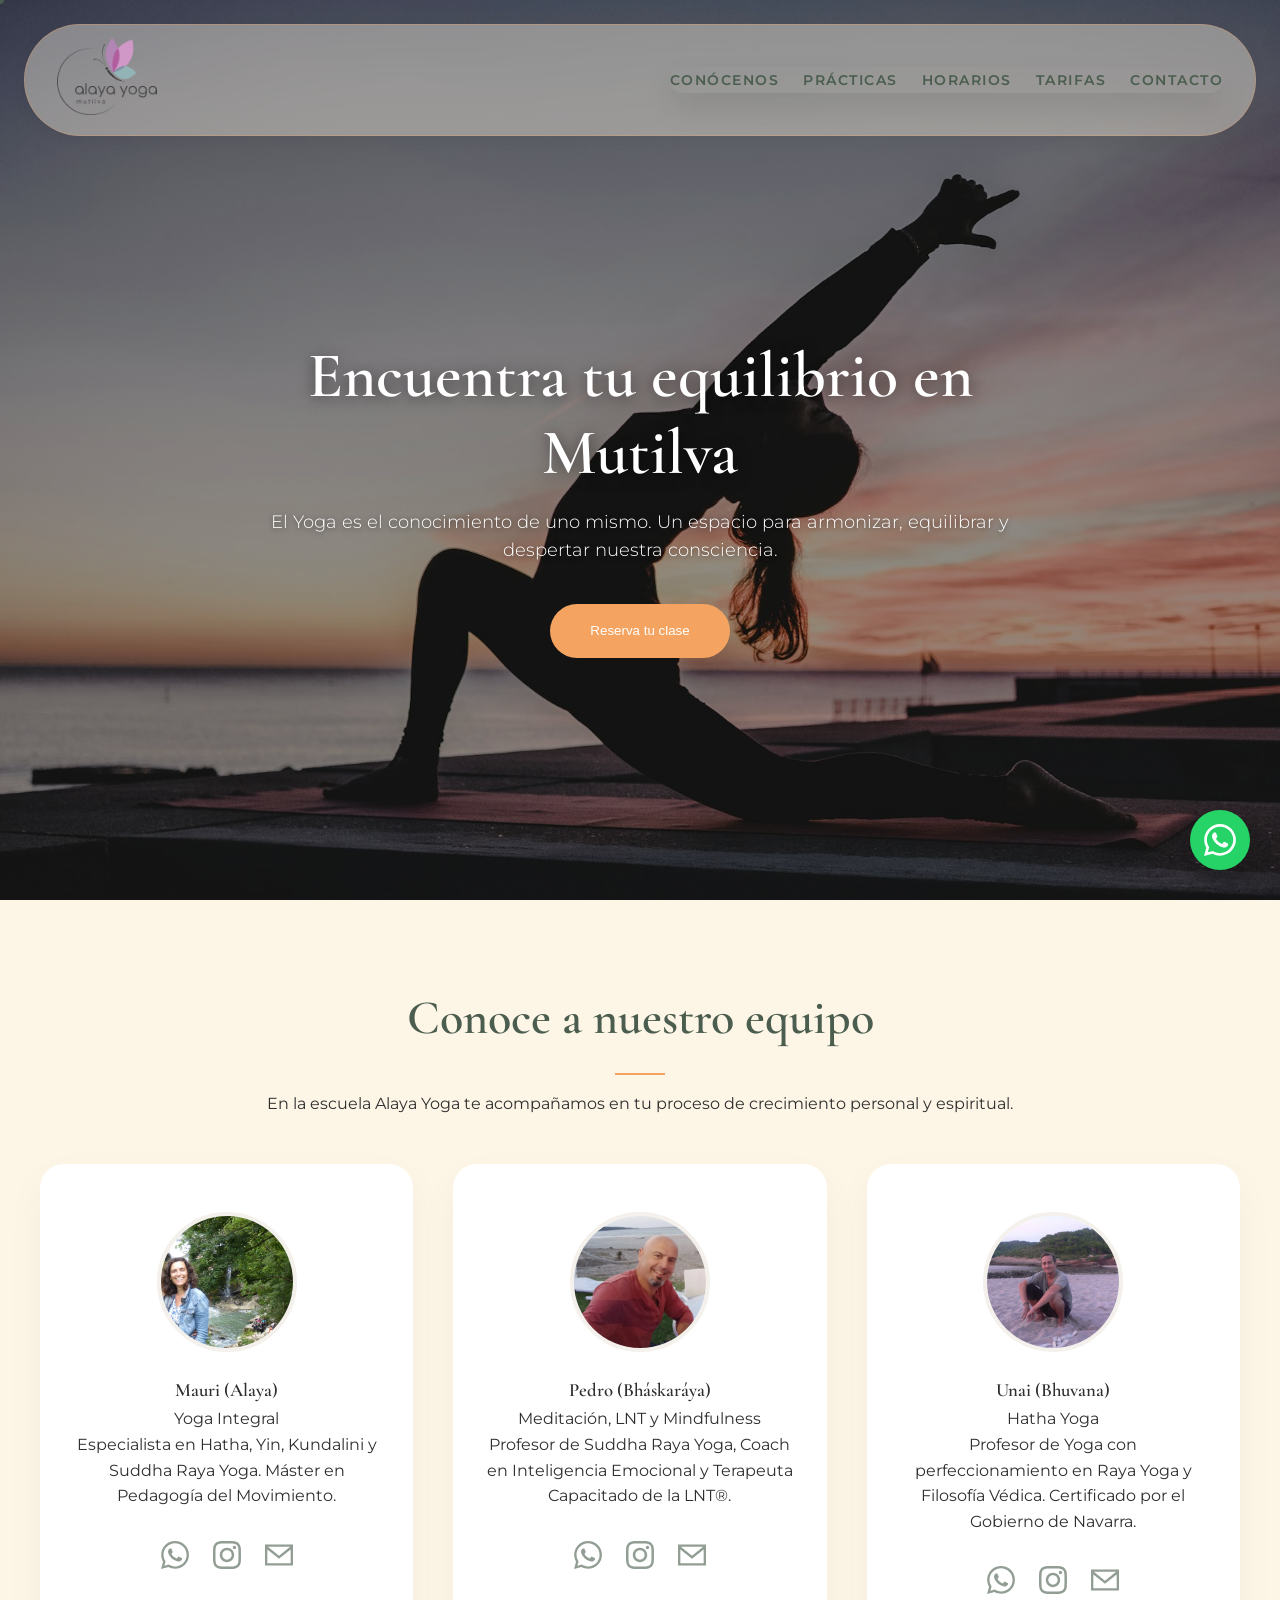
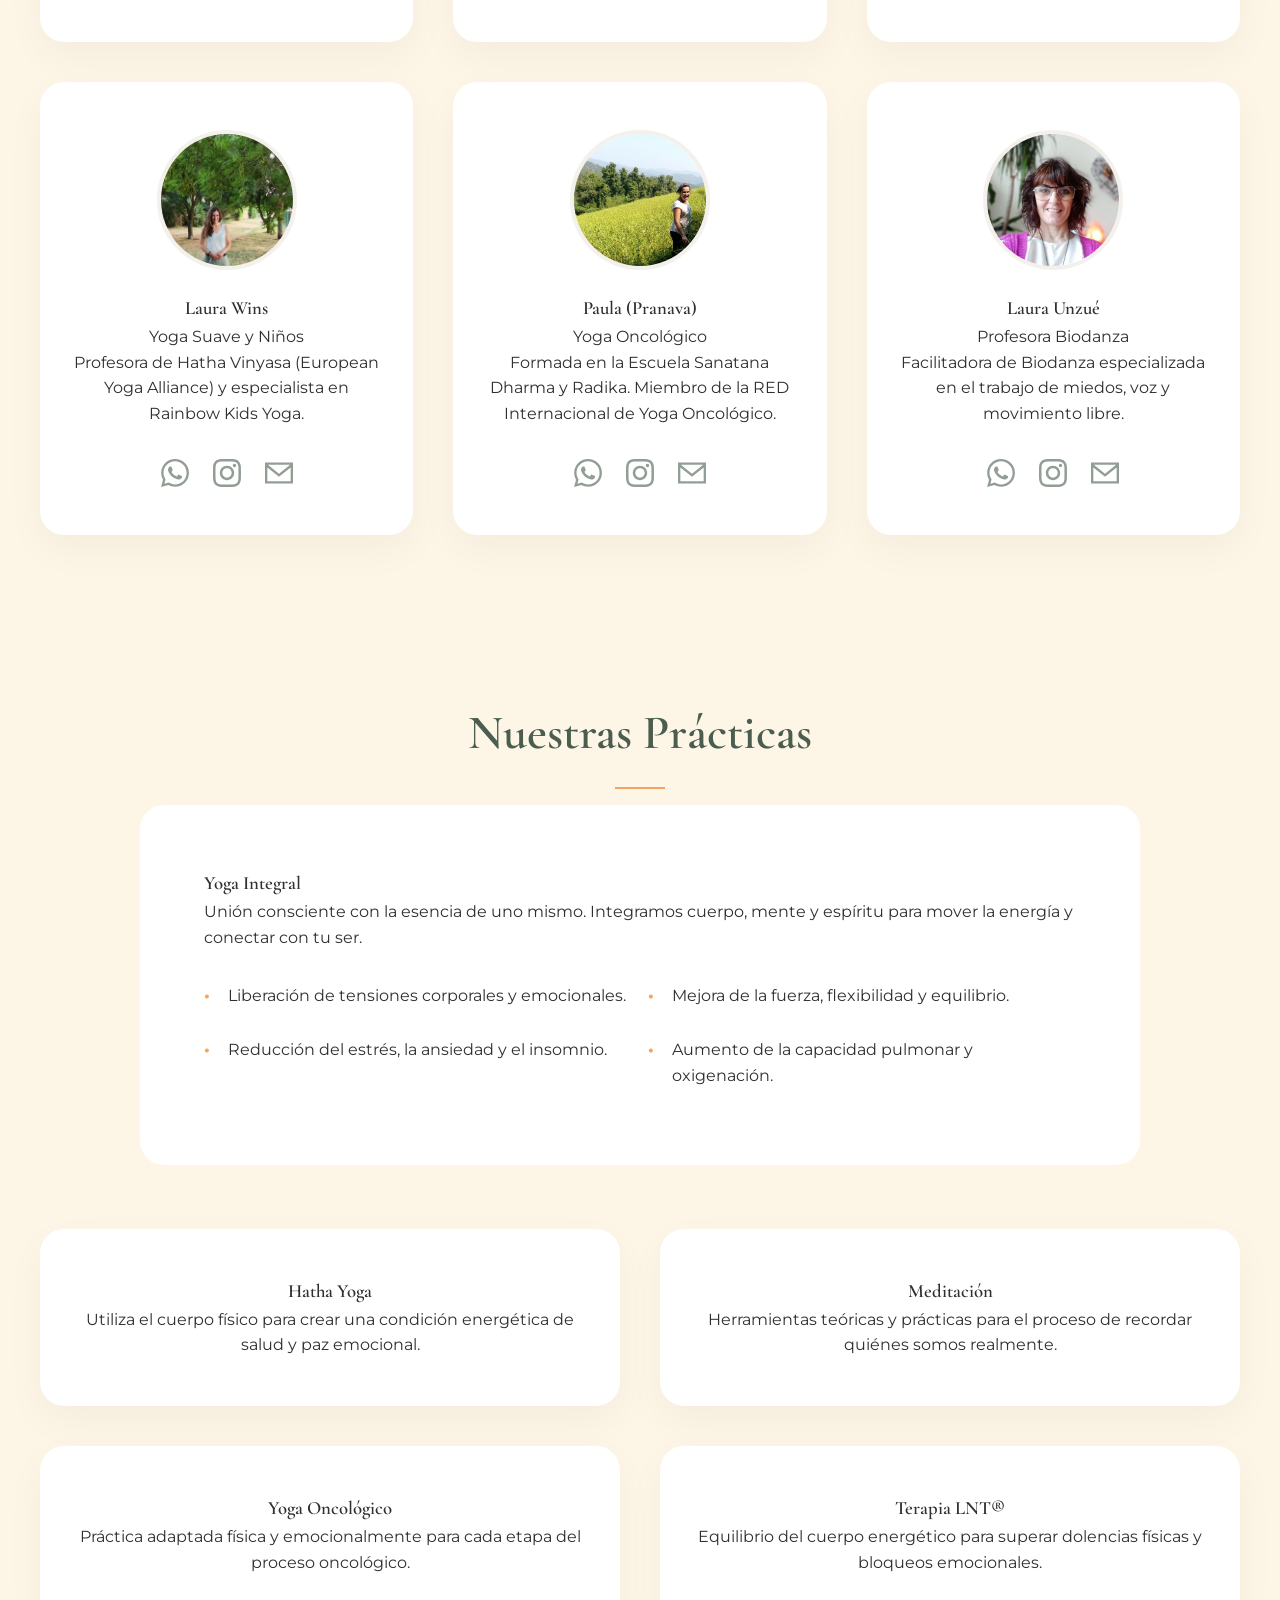
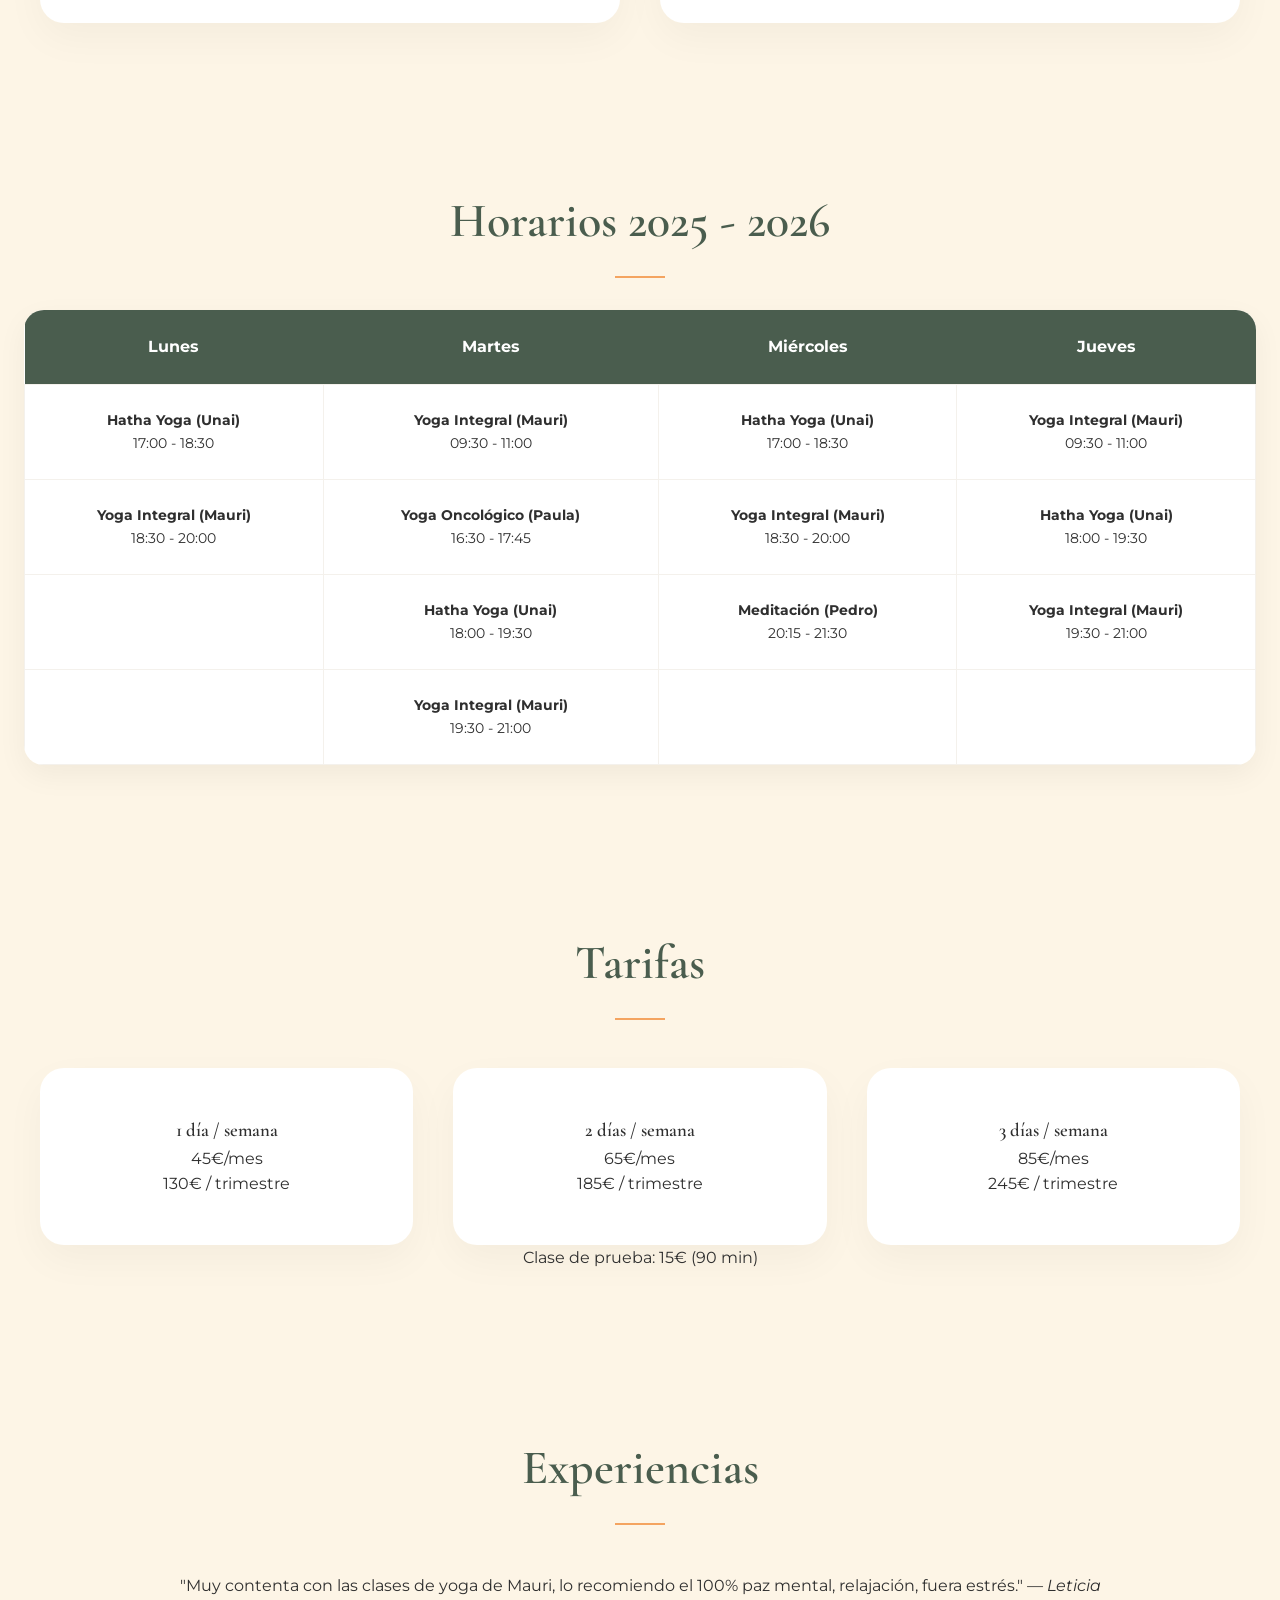
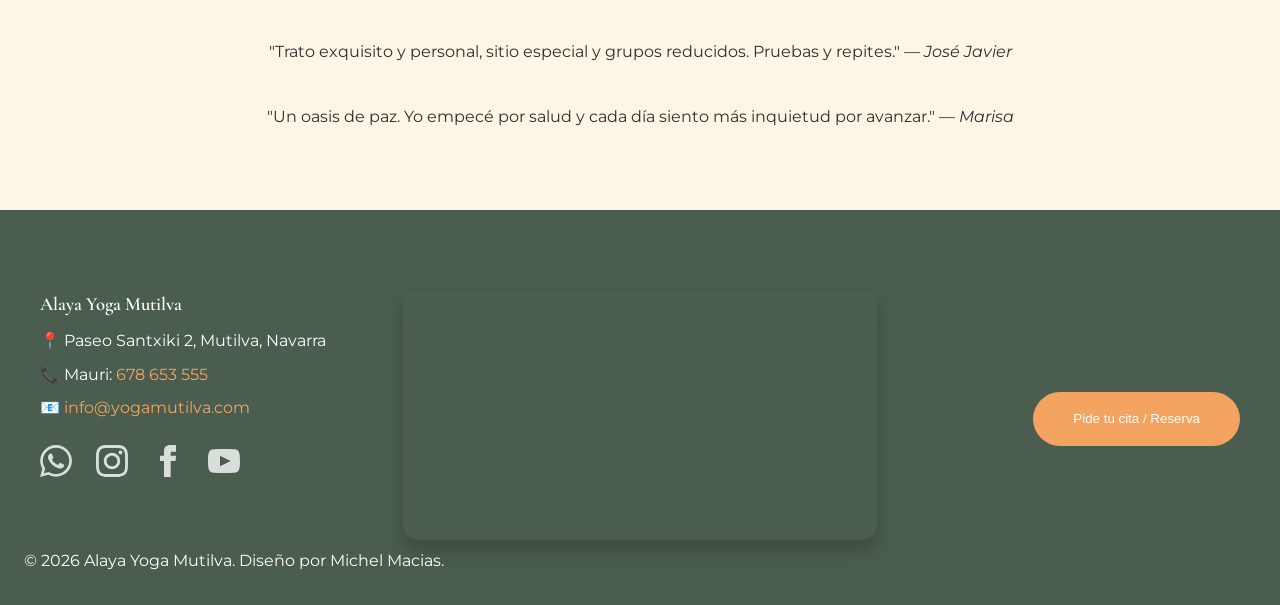
<file: index.html>
<!DOCTYPE html>
<html lang="es">
<head>
    <meta charset="UTF-8">
    <meta name="viewport" content="width=device-width, initial-scale=1.0">
    <title>Alaya Yoga Mutilva | Escuela de Yoga y Bienestar</title>
    <link rel="stylesheet" href="style.css">
    <link rel="preconnect" href="https://fonts.googleapis.com">
    <link rel="preconnect" href="https://fonts.gstatic.com" crossorigin>
    <link href="https://fonts.googleapis.com/css2?family=Cormorant+Garamond:wght@400;600&family=Montserrat:wght@300;400;500&display=swap" rel="stylesheet">
</head>
<body>
    <header>
        <nav>
            <div class="logo-container">
                <a href="#" aria-label="Ir al inicio">
                    <img src="assets/img/logo.webp" alt="Alaya Yoga Logo" class="main-logo">
                </a>
            </div>
            <div class="hamburger" id="hamburger">
                <span></span>
                <span></span>
                <span></span>
            </div>
            <ul class="nav-links" id="nav-links">
                <li><a href="#conocenos">Conócenos</a></li>
                <li><a href="#practicas">Prácticas</a></li>
                <li><a href="#horarios">Horarios</a></li>
                <li><a href="#tarifas">Tarifas</a></li>
                <li><a href="#contacto">Contacto</a></li>
            </ul>
        </nav>
    </header>

    <main>
        <!-- HERO -->
        <section id="hero" style="background-image: linear-gradient(rgba(0,0,0,0.4), rgba(0,0,0,0.4)), url('assets/img/hero_yoga.jpg');">
            <div class="hero-content">
                <h1>Encuentra tu equilibrio en Mutilva</h1>
                <p>El Yoga es el conocimiento de uno mismo. Un espacio para armonizar, equilibrar y despertar nuestra consciencia.</p>
                <button id="btn-reservar-hero" class="cta-button" style="border:none; cursor:pointer;">Reserva tu clase</button>
            </div>
        </section>

        <!-- CONÓCENOS / EQUIPO -->
        <section id="conocenos" class="reveal">
            <h2>Conoce a nuestro equipo</h2>
            <p class="intro-text">En la escuela Alaya Yoga te acompañamos en tu proceso de crecimiento personal y espiritual.</p>
            <div class="team-grid">
                <div class="team-card">
                    <img src="assets/img/mauri.webp" alt="Mauri (Alaya)" class="team-img">
                    <h3>Mauri (Alaya)</h3>
                    <p class="role">Yoga Integral</p>
                    <p class="bio">Especialista en Hatha, Yin, Kundalini y Suddha Raya Yoga. Máster en Pedagogía del Movimiento.</p>
                    <div class="team-social">
                        <a href="https://wa.me/34678653555" target="_blank" title="WhatsApp"><svg viewBox="0 0 24 24"><path d="M.057 24l1.687-6.163c-1.041-1.804-1.588-3.849-1.587-5.946.003-6.556 5.338-11.891 11.893-11.891 3.181.001 6.167 1.24 8.413 3.488 2.245 2.248 3.481 5.236 3.48 8.414-.003 6.557-5.338 11.892-11.893 11.892-1.99-.001-3.951-.5-5.688-1.448l-6.305 1.654zm6.597-3.807c1.676.995 3.276 1.591 5.392 1.592 5.448 0 9.886-4.438 9.889-9.885.002-5.462-4.415-9.89-9.881-9.892-5.452 0-9.887 4.434-9.889 9.884-.001 2.225.651 3.891 1.746 5.634l-.999 3.648 3.742-.981zm11.387-5.464c-.074-.124-.272-.198-.57-.347-.297-.149-1.758-.868-2.031-.967-.272-.099-.47-.149-.668.149-.198.297-.767.967-.941 1.165-.173.198-.347.223-.644.074-.297-.149-1.255-.462-2.39-1.475-.883-.788-1.48-1.761-1.653-2.059-.173-.297-.018-.458.13-.606.134-.133.297-.347.446-.521.151-.172.2-.296.3-.495.099-.198.05-.372-.025-.521-.075-.148-.669-1.611-.916-2.206-.242-.579-.487-.501-.669-.51l-.57-.01c-.198 0-.52.074-.792.372s-1.04 1.016-1.04 2.479 1.065 2.876 1.213 3.074c.149.198 2.095 3.2 5.076 4.487.709.306 1.263.489 1.694.626.712.226 1.36.194 1.872.118.571-.085 1.758-.719 2.006-1.413.248-.695.248-1.29.173-1.414z"/></svg></a>
                        <a href="#" target="_blank" title="Instagram"><svg viewBox="0 0 24 24"><path d="M12 2.163c3.204 0 3.584.012 4.85.07 3.252.148 4.771 1.691 4.919 4.919.058 1.265.069 1.645.069 4.849 0 3.205-.012 3.584-.069 4.849-.149 3.225-1.664 4.771-4.919 4.919-1.266.058-1.644.07-4.85.07-3.204 0-3.584-.012-4.849-.07-3.26-.149-4.771-1.699-4.919-4.92-.058-1.265-.07-1.644-.07-4.849 0-3.204.013-3.583.07-4.849.149-3.227 1.664-4.771 4.919-4.919 1.266-.057 1.645-.069 4.849-.069zm0-2.163c-3.259 0-3.667.014-4.947.072-4.358.2-6.78 2.618-6.98 6.98-.059 1.281-.073 1.689-.073 4.948 0 3.259.014 3.668.072 4.948.2 4.358 2.618 6.78 6.98 6.98 1.281.058 1.689.072 4.948.072 3.259 0 3.668-.014 4.948-.072 4.354-.2 6.782-2.618 6.979-6.98.059-1.28.073-1.689.073-4.948 0-3.259-.014-3.667-.072-4.947-.196-4.354-2.617-6.78-6.979-6.98-1.281-.059-1.69-.073-4.949-.073zm0 5.838c-3.403 0-6.162 2.759-6.162 6.162s2.759 6.163 6.162 6.163 6.162-2.759 6.162-6.163c0-3.403-2.759-6.162-6.162-6.162zm0 10.162c-2.209 0-4-1.79-4-4 0-2.209 1.791-4 4-4s4 1.791 4 4c0 2.21-1.791 4-4 4zm6.406-11.845c-.796 0-1.441.645-1.441 1.44s.645 1.44 1.441 1.44c.795 0 1.439-.645 1.439-1.44s-.644-1.44-1.439-1.44z"/></svg></a>
                        <a href="mailto:info@yogamutilva.com" title="Email"><svg viewBox="0 0 24 24"><path d="M0 3v18h24v-18h-24zm21.518 2l-9.518 7.713-9.518-7.713h19.036zm-19.518 14v-11.817l10 8.104 10-8.104v11.817h-20z"/></svg></a>
                    </div>
                </div>
                <div class="team-card">
                    <img src="assets/img/pedro.webp" alt="Pedro (Bháskaráya)" class="team-img">
                    <h3>Pedro (Bháskaráya)</h3>
                    <p class="role">Meditación, LNT y Mindfulness</p>
                    <p class="bio">Profesor de Suddha Raya Yoga, Coach en Inteligencia Emocional y Terapeuta Capacitado de la LNT®.</p>
                    <div class="team-social">
                        <a href="#" target="_blank" title="WhatsApp"><svg viewBox="0 0 24 24"><path d="M.057 24l1.687-6.163c-1.041-1.804-1.588-3.849-1.587-5.946.003-6.556 5.338-11.891 11.893-11.891 3.181.001 6.167 1.24 8.413 3.488 2.245 2.248 3.481 5.236 3.48 8.414-.003 6.557-5.338 11.892-11.893 11.892-1.99-.001-3.951-.5-5.688-1.448l-6.305 1.654zm6.597-3.807c1.676.995 3.276 1.591 5.392 1.592 5.448 0 9.886-4.438 9.889-9.885.002-5.462-4.415-9.89-9.881-9.892-5.452 0-9.887 4.434-9.889 9.884-.001 2.225.651 3.891 1.746 5.634l-.999 3.648 3.742-.981zm11.387-5.464c-.074-.124-.272-.198-.57-.347-.297-.149-1.758-.868-2.031-.967-.272-.099-.47-.149-.668.149-.198.297-.767.967-.941 1.165-.173.198-.347.223-.644.074-.297-.149-1.255-.462-2.39-1.475-.883-.788-1.48-1.761-1.653-2.059-.173-.297-.018-.458.13-.606.134-.133.297-.347.446-.521.151-.172.2-.296.3-.495.099-.198.05-.372-.025-.521-.075-.148-.669-1.611-.916-2.206-.242-.579-.487-.501-.669-.51l-.57-.01c-.198 0-.52.074-.792.372s-1.04 1.016-1.04 2.479 1.065 2.876 1.213 3.074c.149.198 2.095 3.2 5.076 4.487.709.306 1.263.489 1.694.626.712.226 1.36.194 1.872.118.571-.085 1.758-.719 2.006-1.413.248-.695.248-1.29.173-1.414z"/></svg></a>
                        <a href="#" target="_blank" title="Instagram"><svg viewBox="0 0 24 24"><path d="M12 2.163c3.204 0 3.584.012 4.85.07 3.252.148 4.771 1.691 4.919 4.919.058 1.265.069 1.645.069 4.849 0 3.205-.012 3.584-.069 4.849-.149 3.225-1.664 4.771-4.919 4.919-1.266.058-1.644.07-4.85.07-3.204 0-3.584-.012-4.849-.07-3.26-.149-4.771-1.699-4.919-4.92-.058-1.265-.07-1.644-.07-4.849 0-3.204.013-3.583.07-4.849.149-3.227 1.664-4.771 4.919-4.919 1.266-.057 1.645-.069 4.849-.069zm0-2.163c-3.259 0-3.667.014-4.947.072-4.358.2-6.78 2.618-6.98 6.98-.059 1.281-.073 1.689-.073 4.948 0 3.259.014 3.668.072 4.948.2 4.358 2.618 6.78 6.98 6.98 1.281.058 1.689.072 4.948.072 3.259 0 3.668-.014 4.948-.072 4.354-.2 6.782-2.618 6.979-6.98.059-1.28.073-1.689.073-4.948 0-3.259-.014-3.667-.072-4.947-.196-4.354-2.617-6.78-6.979-6.98-1.281-.059-1.69-.073-4.949-.073zm0 5.838c-3.403 0-6.162 2.759-6.162 6.162s2.759 6.163 6.162 6.163 6.162-2.759 6.162-6.163c0-3.403-2.759-6.162-6.162-6.162zm0 10.162c-2.209 0-4-1.79-4-4 0-2.209 1.791-4 4-4s4 1.791 4 4c0 2.21-1.791 4-4 4zm6.406-11.845c-.796 0-1.441.645-1.441 1.44s.645 1.44 1.441 1.44c.795 0 1.439-.645 1.439-1.44s-.644-1.44-1.439-1.44z"/></svg></a>
                        <a href="#" title="Email"><svg viewBox="0 0 24 24"><path d="M0 3v18h24v-18h-24zm21.518 2l-9.518 7.713-9.518-7.713h19.036zm-19.518 14v-11.817l10 8.104 10-8.104v11.817h-20z"/></svg></a>
                    </div>
                </div>
                <div class="team-card">
                    <img src="assets/img/unai.webp" alt="Unai (Bhuvana)" class="team-img">
                    <h3>Unai (Bhuvana)</h3>
                    <p class="role">Hatha Yoga</p>
                    <p class="bio">Profesor de Yoga con perfeccionamiento en Raya Yoga y Filosofía Védica. Certificado por el Gobierno de Navarra.</p>
                    <div class="team-social">
                        <a href="#" target="_blank" title="WhatsApp"><svg viewBox="0 0 24 24"><path d="M.057 24l1.687-6.163c-1.041-1.804-1.588-3.849-1.587-5.946.003-6.556 5.338-11.891 11.893-11.891 3.181.001 6.167 1.24 8.413 3.488 2.245 2.248 3.481 5.236 3.48 8.414-.003 6.557-5.338 11.892-11.893 11.892-1.99-.001-3.951-.5-5.688-1.448l-6.305 1.654zm6.597-3.807c1.676.995 3.276 1.591 5.392 1.592 5.448 0 9.886-4.438 9.889-9.885.002-5.462-4.415-9.89-9.881-9.892-5.452 0-9.887 4.434-9.889 9.884-.001 2.225.651 3.891 1.746 5.634l-.999 3.648 3.742-.981zm11.387-5.464c-.074-.124-.272-.198-.57-.347-.297-.149-1.758-.868-2.031-.967-.272-.099-.47-.149-.668.149-.198.297-.767.967-.941 1.165-.173.198-.347.223-.644.074-.297-.149-1.255-.462-2.39-1.475-.883-.788-1.48-1.761-1.653-2.059-.173-.297-.018-.458.13-.606.134-.133.297-.347.446-.521.151-.172.2-.296.3-.495.099-.198.05-.372-.025-.521-.075-.148-.669-1.611-.916-2.206-.242-.579-.487-.501-.669-.51l-.57-.01c-.198 0-.52.074-.792.372s-1.04 1.016-1.04 2.479 1.065 2.876 1.213 3.074c.149.198 2.095 3.2 5.076 4.487.709.306 1.263.489 1.694.626.712.226 1.36.194 1.872.118.571-.085 1.758-.719 2.006-1.413.248-.695.248-1.29.173-1.414z"/></svg></a>
                        <a href="#" target="_blank" title="Instagram"><svg viewBox="0 0 24 24"><path d="M12 2.163c3.204 0 3.584.012 4.85.07 3.252.148 4.771 1.691 4.919 4.919.058 1.265.069 1.645.069 4.849 0 3.205-.012 3.584-.069 4.849-.149 3.225-1.664 4.771-4.919 4.919-1.266.058-1.644.07-4.85.07-3.204 0-3.584-.012-4.849-.07-3.26-.149-4.771-1.699-4.919-4.92-.058-1.265-.07-1.644-.07-4.849 0-3.204.013-3.583.07-4.849.149-3.227 1.664-4.771 4.919-4.919 1.266-.057 1.645-.069 4.849-.069zm0-2.163c-3.259 0-3.667.014-4.947.072-4.358.2-6.78 2.618-6.98 6.98-.059 1.281-.073 1.689-.073 4.948 0 3.259.014 3.668.072 4.948.2 4.358 2.618 6.78 6.98 6.98 1.281.058 1.689.072 4.948.072 3.259 0 3.668-.014 4.948-.072 4.354-.2 6.782-2.618 6.979-6.98.059-1.28.073-1.689.073-4.948 0-3.259-.014-3.667-.072-4.947-.196-4.354-2.617-6.78-6.979-6.98-1.281-.059-1.69-.073-4.949-.073zm0 5.838c-3.403 0-6.162 2.759-6.162 6.162s2.759 6.163 6.162 6.163 6.162-2.759 6.162-6.163c0-3.403-2.759-6.162-6.162-6.162zm0 10.162c-2.209 0-4-1.79-4-4 0-2.209 1.791-4 4-4s4 1.791 4 4c0 2.21-1.791 4-4 4zm6.406-11.845c-.796 0-1.441.645-1.441 1.44s.645 1.44 1.441 1.44c.795 0 1.439-.645 1.439-1.44s-.644-1.44-1.439-1.44z"/></svg></a>
                        <a href="#" title="Email"><svg viewBox="0 0 24 24"><path d="M0 3v18h24v-18h-24zm21.518 2l-9.518 7.713-9.518-7.713h19.036zm-19.518 14v-11.817l10 8.104 10-8.104v11.817h-20z"/></svg></a>
                    </div>
                </div>
                <div class="team-card">
                    <img src="assets/img/laura_wins.webp" alt="Laura Wins" class="team-img">
                    <h3>Laura Wins</h3>
                    <p class="role">Yoga Suave y Niños</p>
                    <p class="bio">Profesora de Hatha Vinyasa (European Yoga Alliance) y especialista en Rainbow Kids Yoga.</p>
                    <div class="team-social">
                        <a href="#" target="_blank" title="WhatsApp"><svg viewBox="0 0 24 24"><path d="M.057 24l1.687-6.163c-1.041-1.804-1.588-3.849-1.587-5.946.003-6.556 5.338-11.891 11.893-11.891 3.181.001 6.167 1.24 8.413 3.488 2.245 2.248 3.481 5.236 3.48 8.414-.003 6.557-5.338 11.892-11.893 11.892-1.99-.001-3.951-.5-5.688-1.448l-6.305 1.654zm6.597-3.807c1.676.995 3.276 1.591 5.392 1.592 5.448 0 9.886-4.438 9.889-9.885.002-5.462-4.415-9.89-9.881-9.892-5.452 0-9.887 4.434-9.889 9.884-.001 2.225.651 3.891 1.746 5.634l-.999 3.648 3.742-.981zm11.387-5.464c-.074-.124-.272-.198-.57-.347-.297-.149-1.758-.868-2.031-.967-.272-.099-.47-.149-.668.149-.198.297-.767.967-.941 1.165-.173.198-.347.223-.644.074-.297-.149-1.255-.462-2.39-1.475-.883-.788-1.48-1.761-1.653-2.059-.173-.297-.018-.458.13-.606.134-.133.297-.347.446-.521.151-.172.2-.296.3-.495.099-.198.05-.372-.025-.521-.075-.148-.669-1.611-.916-2.206-.242-.579-.487-.501-.669-.51l-.57-.01c-.198 0-.52.074-.792.372s-1.04 1.016-1.04 2.479 1.065 2.876 1.213 3.074c.149.198 2.095 3.2 5.076 4.487.709.306 1.263.489 1.694.626.712.226 1.36.194 1.872.118.571-.085 1.758-.719 2.006-1.413.248-.695.248-1.29.173-1.414z"/></svg></a>
                        <a href="#" target="_blank" title="Instagram"><svg viewBox="0 0 24 24"><path d="M12 2.163c3.204 0 3.584.012 4.85.07 3.252.148 4.771 1.691 4.919 4.919.058 1.265.069 1.645.069 4.849 0 3.205-.012 3.584-.069 4.849-.149 3.225-1.664 4.771-4.919 4.919-1.266.058-1.644.07-4.85.07-3.204 0-3.584-.012-4.849-.07-3.26-.149-4.771-1.699-4.919-4.92-.058-1.265-.07-1.644-.07-4.849 0-3.204.013-3.583.07-4.849.149-3.227 1.664-4.771 4.919-4.919 1.266-.057 1.645-.069 4.849-.069zm0-2.163c-3.259 0-3.667.014-4.947.072-4.358.2-6.78 2.618-6.98 6.98-.059 1.281-.073 1.689-.073 4.948 0 3.259.014 3.668.072 4.948.2 4.358 2.618 6.78 6.98 6.98 1.281.058 1.689.072 4.948.072 3.259 0 3.668-.014 4.948-.072 4.354-.2 6.782-2.618 6.979-6.98.059-1.28.073-1.689.073-4.948 0-3.259-.014-3.667-.072-4.947-.196-4.354-2.617-6.78-6.979-6.98-1.281-.059-1.69-.073-4.949-.073zm0 5.838c-3.403 0-6.162 2.759-6.162 6.162s2.759 6.163 6.162 6.163 6.162-2.759 6.162-6.163c0-3.403-2.759-6.162-6.162-6.162zm0 10.162c-2.209 0-4-1.79-4-4 0-2.209 1.791-4 4-4s4 1.791 4 4c0 2.21-1.791 4-4 4zm6.406-11.845c-.796 0-1.441.645-1.441 1.44s.645 1.44 1.441 1.44c.795 0 1.439-.645 1.439-1.44s-.644-1.44-1.439-1.44z"/></svg></a>
                        <a href="#" title="Email"><svg viewBox="0 0 24 24"><path d="M0 3v18h24v-18h-24zm21.518 2l-9.518 7.713-9.518-7.713h19.036zm-19.518 14v-11.817l10 8.104 10-8.104v11.817h-20z"/></svg></a>
                    </div>
                </div>
                <div class="team-card">
                    <img src="assets/img/paula.webp" alt="Paula (Pranava)" class="team-img">
                    <h3>Paula (Pranava)</h3>
                    <p class="role">Yoga Oncológico</p>
                    <p class="bio">Formada en la Escuela Sanatana Dharma y Radika. Miembro de la RED Internacional de Yoga Oncológico.</p>
                    <div class="team-social">
                        <a href="https://wa.me/34606143151" target="_blank" title="WhatsApp"><svg viewBox="0 0 24 24"><path d="M.057 24l1.687-6.163c-1.041-1.804-1.588-3.849-1.587-5.946.003-6.556 5.338-11.891 11.893-11.891 3.181.001 6.167 1.24 8.413 3.488 2.245 2.248 3.481 5.236 3.48 8.414-.003 6.557-5.338 11.892-11.893 11.892-1.99-.001-3.951-.5-5.688-1.448l-6.305 1.654zm6.597-3.807c1.676.995 3.276 1.591 5.392 1.592 5.448 0 9.886-4.438 9.889-9.885.002-5.462-4.415-9.89-9.881-9.892-5.452 0-9.887 4.434-9.889 9.884-.001 2.225.651 3.891 1.746 5.634l-.999 3.648 3.742-.981zm11.387-5.464c-.074-.124-.272-.198-.57-.347-.297-.149-1.758-.868-2.031-.967-.272-.099-.47-.149-.668.149-.198.297-.767.967-.941 1.165-.173.198-.347.223-.644.074-.297-.149-1.255-.462-2.39-1.475-.883-.788-1.48-1.761-1.653-2.059-.173-.297-.018-.458.13-.606.134-.133.297-.347.446-.521.151-.172.2-.296.3-.495.099-.198.05-.372-.025-.521-.075-.148-.669-1.611-.916-2.206-.242-.579-.487-.501-.669-.51l-.57-.01c-.198 0-.52.074-.792.372s-1.04 1.016-1.04 2.479 1.065 2.876 1.213 3.074c.149.198 2.095 3.2 5.076 4.487.709.306 1.263.489 1.694.626.712.226 1.36.194 1.872.118.571-.085 1.758-.719 2.006-1.413.248-.695.248-1.29.173-1.414z"/></svg></a>
                        <a href="#" target="_blank" title="Instagram"><svg viewBox="0 0 24 24"><path d="M12 2.163c3.204 0 3.584.012 4.85.07 3.252.148 4.771 1.691 4.919 4.919.058 1.265.069 1.645.069 4.849 0 3.205-.012 3.584-.069 4.849-.149 3.225-1.664 4.771-4.919 4.919-1.266.058-1.644.07-4.85.07-3.204 0-3.584-.012-4.849-.07-3.26-.149-4.771-1.699-4.919-4.92-.058-1.265-.07-1.644-.07-4.849 0-3.204.013-3.583.07-4.849.149-3.227 1.664-4.771 4.919-4.919 1.266-.057 1.645-.069 4.849-.069zm0-2.163c-3.259 0-3.667.014-4.947.072-4.358.2-6.78 2.618-6.98 6.98-.059 1.281-.073 1.689-.073 4.948 0 3.259.014 3.668.072 4.948.2 4.358 2.618 6.78 6.98 6.98 1.281.058 1.689.072 4.948.072 3.259 0 3.668-.014 4.948-.072 4.354-.2 6.782-2.618 6.979-6.98.059-1.28.073-1.689.073-4.948 0-3.259-.014-3.667-.072-4.947-.196-4.354-2.617-6.78-6.979-6.98-1.281-.059-1.69-.073-4.949-.073zm0 5.838c-3.403 0-6.162 2.759-6.162 6.162s2.759 6.163 6.162 6.163 6.162-2.759 6.162-6.163c0-3.403-2.759-6.162-6.162-6.162zm0 10.162c-2.209 0-4-1.79-4-4 0-2.209 1.791-4 4-4s4 1.791 4 4c0 2.21-1.791 4-4 4zm6.406-11.845c-.796 0-1.441.645-1.441 1.44s.645 1.44 1.441 1.44c.795 0 1.439-.645 1.439-1.44s-.644-1.44-1.439-1.44z"/></svg></a>
                        <a href="#" title="Email"><svg viewBox="0 0 24 24"><path d="M0 3v18h24v-18h-24zm21.518 2l-9.518 7.713-9.518-7.713h19.036zm-19.518 14v-11.817l10 8.104 10-8.104v11.817h-20z"/></svg></a>
                    </div>
                </div>
                <div class="team-card">
                    <img src="assets/img/laura_unzue.webp" alt="Laura Unzué" class="team-img">
                    <h3>Laura Unzué</h3>
                    <p class="role">Profesora Biodanza</p>
                    <p class="bio">Facilitadora de Biodanza especializada en el trabajo de miedos, voz y movimiento libre.</p>
                    <div class="team-social">
                        <a href="https://wa.me/34696088071" target="_blank" title="WhatsApp"><svg viewBox="0 0 24 24"><path d="M.057 24l1.687-6.163c-1.041-1.804-1.588-3.849-1.587-5.946.003-6.556 5.338-11.891 11.893-11.891 3.181.001 6.167 1.24 8.413 3.488 2.245 2.248 3.481 5.236 3.48 8.414-.003 6.557-5.338 11.892-11.893 11.892-1.99-.001-3.951-.5-5.688-1.448l-6.305 1.654zm6.597-3.807c1.676.995 3.276 1.591 5.392 1.592 5.448 0 9.886-4.438 9.889-9.885.002-5.462-4.415-9.89-9.881-9.892-5.452 0-9.887 4.434-9.889 9.884-.001 2.225.651 3.891 1.746 5.634l-.999 3.648 3.742-.981zm11.387-5.464c-.074-.124-.272-.198-.57-.347-.297-.149-1.758-.868-2.031-.967-.272-.099-.47-.149-.668.149-.198.297-.767.967-.941 1.165-.173.198-.347.223-.644.074-.297-.149-1.255-.462-2.39-1.475-.883-.788-1.48-1.761-1.653-2.059-.173-.297-.018-.458.13-.606.134-.133.297-.347.446-.521.151-.172.2-.296.3-.495.099-.198.05-.372-.025-.521-.075-.148-.669-1.611-.916-2.206-.242-.579-.487-.501-.669-.51l-.57-.01c-.198 0-.52.074-.792.372s-1.04 1.016-1.04 2.479 1.065 2.876 1.213 3.074c.149.198 2.095 3.2 5.076 4.487.709.306 1.263.489 1.694.626.712.226 1.36.194 1.872.118.571-.085 1.758-.719 2.006-1.413.248-.695.248-1.29.173-1.414z"/></svg></a>
                        <a href="#" target="_blank" title="Instagram"><svg viewBox="0 0 24 24"><path d="M12 2.163c3.204 0 3.584.012 4.85.07 3.252.148 4.771 1.691 4.919 4.919.058 1.265.069 1.645.069 4.849 0 3.205-.012 3.584-.069 4.849-.149 3.225-1.664 4.771-4.919 4.919-1.266.058-1.644.07-4.85.07-3.204 0-3.584-.012-4.849-.07-3.26-.149-4.771-1.699-4.919-4.92-.058-1.265-.07-1.644-.07-4.849 0-3.204.013-3.583.07-4.849.149-3.227 1.664-4.771 4.919-4.919 1.266-.057 1.645-.069 4.849-.069zm0-2.163c-3.259 0-3.667.014-4.947.072-4.358.2-6.78 2.618-6.98 6.98-.059 1.281-.073 1.689-.073 4.948 0 3.259.014 3.668.072 4.948.2 4.358 2.618 6.78 6.98 6.98 1.281.058 1.689.072 4.948.072 3.259 0 3.668-.014 4.948-.072 4.354-.2 6.782-2.618 6.979-6.98.059-1.28.073-1.689.073-4.948 0-3.259-.014-3.667-.072-4.947-.196-4.354-2.617-6.78-6.979-6.98-1.281-.059-1.69-.073-4.949-.073zm0 5.838c-3.403 0-6.162 2.759-6.162 6.162s2.759 6.163 6.162 6.163 6.162-2.759 6.162-6.163c0-3.403-2.759-6.162-6.162-6.162zm0 10.162c-2.209 0-4-1.79-4-4 0-2.209 1.791-4 4-4s4 1.791 4 4c0 2.21-1.791 4-4 4zm6.406-11.845c-.796 0-1.441.645-1.441 1.44s.645 1.44 1.441 1.44c.795 0 1.439-.645 1.439-1.44s-.644-1.44-1.439-1.44z"/></svg></a>
                        <a href="#" title="Email"><svg viewBox="0 0 24 24"><path d="M0 3v18h24v-18h-24zm21.518 2l-9.518 7.713-9.518-7.713h19.036zm-19.518 14v-11.817l10 8.104 10-8.104v11.817h-20z"/></svg></a>
                    </div>
                </div>
            </div>
        </section>

        <!-- PRÁCTICAS -->
        <section id="practicas" class="bg-alt reveal">
            <h2>Nuestras Prácticas</h2>
            <div class="practica-detail">
                <div class="practica-text">
                    <h3>Yoga Integral</h3>
                    <p>Unión consciente con la esencia de uno mismo. Integramos cuerpo, mente y espíritu para mover la energía y conectar con tu ser.</p>
                    <ul class="benefits">
                        <li>Liberación de tensiones corporales y emocionales.</li>
                        <li>Mejora de la fuerza, flexibilidad y equilibrio.</li>
                        <li>Reducción del estrés, la ansiedad y el insomnio.</li>
                        <li>Aumento de la capacidad pulmonar y oxigenación.</li>
                    </ul>
                </div>
            </div>
            <div class="grid-container">
                <div class="card">
                    <h3>Hatha Yoga</h3>
                    <p>Utiliza el cuerpo físico para crear una condición energética de salud y paz emocional.</p>
                </div>
                <div class="card">
                    <h3>Meditación</h3>
                    <p>Herramientas teóricas y prácticas para el proceso de recordar quiénes somos realmente.</p>
                </div>
                <div class="card">
                    <h3>Yoga Oncológico</h3>
                    <p>Práctica adaptada física y emocionalmente para cada etapa del proceso oncológico.</p>
                </div>
                <div class="card">
                    <h3>Terapia LNT®</h3>
                    <p>Equilibrio del cuerpo energético para superar dolencias físicas y bloqueos emocionales.</p>
                </div>
            </div>
        </section>

        <!-- HORARIOS -->
        <section id="horarios" class="reveal">
            <h2>Horarios 2025 - 2026</h2>
            <div class="table-responsive">
                <table class="schedule-table">
                    <thead>
                        <tr>
                            <th>Lunes</th>
                            <th>Martes</th>
                            <th>Miércoles</th>
                            <th>Jueves</th>
                        </tr>
                    </thead>
                    <tbody>
                        <tr>
                            <td>
                                <strong>Hatha Yoga (Unai)</strong><br>17:00 - 18:30
                            </td>
                            <td>
                                <strong>Yoga Integral (Mauri)</strong><br>09:30 - 11:00
                            </td>
                            <td>
                                <strong>Hatha Yoga (Unai)</strong><br>17:00 - 18:30
                            </td>
                            <td>
                                <strong>Yoga Integral (Mauri)</strong><br>09:30 - 11:00
                            </td>
                        </tr>
                        <tr>
                            <td>
                                <strong>Yoga Integral (Mauri)</strong><br>18:30 - 20:00
                            </td>
                            <td>
                                <strong>Yoga Oncológico (Paula)</strong><br>16:30 - 17:45
                            </td>
                            <td>
                                <strong>Yoga Integral (Mauri)</strong><br>18:30 - 20:00
                            </td>
                            <td>
                                <strong>Hatha Yoga (Unai)</strong><br>18:00 - 19:30
                            </td>
                        </tr>
                        <tr>
                            <td></td>
                            <td>
                                <strong>Hatha Yoga (Unai)</strong><br>18:00 - 19:30
                            </td>
                            <td>
                                <strong>Meditación (Pedro)</strong><br>20:15 - 21:30
                            </td>
                            <td>
                                <strong>Yoga Integral (Mauri)</strong><br>19:30 - 21:00
                            </td>
                        </tr>
                        <tr>
                            <td></td>
                            <td>
                                <strong>Yoga Integral (Mauri)</strong><br>19:30 - 21:00
                            </td>
                            <td></td>
                            <td></td>
                        </tr>
                    </tbody>
                </table>
            </div>
        </section>

        <!-- TARIFAS -->
        <section id="tarifas" class="bg-alt reveal">
            <h2>Tarifas</h2>
            <div class="tarifas-grid">
                <div class="tarifa-card">
                    <h3>1 día / semana</h3>
                    <p class="price">45€<span>/mes</span></p>
                    <p class="trimestre">130€ / trimestre</p>
                </div>
                <div class="tarifa-card featured">
                    <h3>2 días / semana</h3>
                    <p class="price">65€<span>/mes</span></p>
                    <p class="trimestre">185€ / trimestre</p>
                </div>
                <div class="tarifa-card">
                    <h3>3 días / semana</h3>
                    <p class="price">85€<span>/mes</span></p>
                    <p class="trimestre">245€ / trimestre</p>
                </div>
            </div>
            <p class="clase-prueba">Clase de prueba: 15€ (90 min)</p>
        </section>

        <!-- TESTIMONIOS -->
        <section id="testimonios" class="reveal">
            <h2>Experiencias</h2>
            <div class="testimonials-grid">
                <blockquote>
                    "Muy contenta con las clases de yoga de Mauri, lo recomiendo el 100% paz mental, relajación, fuera estrés."
                    <cite>— Leticia</cite>
                </blockquote>
                <blockquote>
                    "Trato exquisito y personal, sitio especial y grupos reducidos. Pruebas y repites."
                    <cite>— José Javier</cite>
                </blockquote>
                <blockquote>
                    "Un oasis de paz. Yo empecé por salud y cada día siento más inquietud por avanzar."
                    <cite>— Marisa</cite>
                </blockquote>
            </div>
        </section>
    </main>

    <footer>
        <div id="contacto" class="footer-content">
            <div class="footer-info">
                <h3>Alaya Yoga Mutilva</h3>
                <p>📍 Paseo Santxiki 2, Mutilva, Navarra</p>
                <p>📞 Mauri: <a href="tel:+34678653555" style="color:var(--primary); text-decoration:none;">678 653 555</a></p>
                <p>📧 <a href="mailto:info@yogamutilva.com" style="color:var(--primary); text-decoration:none;">info@yogamutilva.com</a></p>
                <div class="footer-social">
                    <a href="https://wa.me/34678653555" target="_blank" title="WhatsApp"><svg viewBox="0 0 24 24"><path d="M.057 24l1.687-6.163c-1.041-1.804-1.588-3.849-1.587-5.946.003-6.556 5.338-11.891 11.893-11.891 3.181.001 6.167 1.24 8.413 3.488 2.245 2.248 3.481 5.236 3.48 8.414-.003 6.557-5.338 11.892-11.893 11.892-1.99-.001-3.951-.5-5.688-1.448l-6.305 1.654zm6.597-3.807c1.676.995 3.276 1.591 5.392 1.592 5.448 0 9.886-4.438 9.889-9.885.002-5.462-4.415-9.89-9.881-9.892-5.452 0-9.887 4.434-9.889 9.884-.001 2.225.651 3.891 1.746 5.634l-.999 3.648 3.742-.981zm11.387-5.464c-.074-.124-.272-.198-.57-.347-.297-.149-1.758-.868-2.031-.967-.272-.099-.47-.149-.668.149-.198.297-.767.967-.941 1.165-.173.198-.347.223-.644.074-.297-.149-1.255-.462-2.39-1.475-.883-.788-1.48-1.761-1.653-2.059-.173-.297-.018-.458.13-.606.134-.133.297-.347.446-.521.151-.172.2-.296.3-.495.099-.198.05-.372-.025-.521-.075-.148-.669-1.611-.916-2.206-.242-.579-.487-.501-.669-.51l-.57-.01c-.198 0-.52.074-.792.372s-1.04 1.016-1.04 2.479 1.065 2.876 1.213 3.074c.149.198 2.095 3.2 5.076 4.487.709.306 1.263.489 1.694.626.712.226 1.36.194 1.872.118.571-.085 1.758-.719 2.006-1.413.248-.695.248-1.29.173-1.414z"/></svg></a>
                    <a href="https://www.instagram.com/alayayogamutilva" target="_blank" title="Instagram"><svg viewBox="0 0 24 24"><path d="M12 2.163c3.204 0 3.584.012 4.85.07 3.252.148 4.771 1.691 4.919 4.919.058 1.265.069 1.645.069 4.849 0 3.205-.012 3.584-.069 4.849-.149 3.225-1.664 4.771-4.919 4.919-1.266.058-1.644.07-4.85.07-3.204 0-3.584-.012-4.849-.07-3.26-.149-4.771-1.699-4.919-4.92-.058-1.265-.07-1.644-.07-4.849 0-3.204.013-3.583.07-4.849.149-3.227 1.664-4.771 4.919-4.919 1.266-.057 1.645-.069 4.849-.069zm0-2.163c-3.259 0-3.667.014-4.947.072-4.358.2-6.78 2.618-6.98 6.98-.059 1.281-.073 1.689-.073 4.948 0 3.259.014 3.668.072 4.948.2 4.358 2.618 6.78 6.98 6.98 1.281.058 1.689.072 4.948.072 3.259 0 3.668-.014 4.948-.072 4.354-.2 6.782-2.618 6.979-6.98.059-1.28.073-1.689.073-4.948 0-3.259-.014-3.667-.072-4.947-.196-4.354-2.617-6.78-6.979-6.98-1.281-.059-1.69-.073-4.949-.073zm0 5.838c-3.403 0-6.162 2.759-6.162 6.162s2.759 6.163 6.162 6.163 6.162-2.759 6.162-6.163c0-3.403-2.759-6.162-6.162-6.162zm0 10.162c-2.209 0-4-1.79-4-4 0-2.209 1.791-4 4-4s4 1.791 4 4c0 2.21-1.791 4-4 4zm6.406-11.845c-.796 0-1.441.645-1.441 1.44s.645 1.44 1.441 1.44c.795 0 1.439-.645 1.439-1.44s-.644-1.44-1.439-1.44z"/></svg></a>
                    <a href="https://www.facebook.com/alayayogamutilva" target="_blank" title="Facebook"><svg viewBox="0 0 24 24"><path d="M9 8h-3v4h3v12h5v-12h3.642l.358-4h-4v-1.667c0-.955.192-1.333 1.115-1.333h2.885v-5h-3.808c-3.596 0-5.192 1.583-5.192 4.615v3.385z"/></svg></a>
                    <a href="https://www.youtube.com/channel/UC5V5OOfSoKQHdz8uadv84Cw" target="_blank" title="YouTube"><svg viewBox="0 0 24 24"><path d="M19.615 3.184c-3.604-.246-11.631-.245-15.23 0-3.897.266-4.356 2.62-4.385 8.816.029 6.185.484 8.549 4.385 8.816 3.6.245 11.626.246 15.23 0 3.897-.266 4.356-2.62 4.385-8.816-.029-6.185-.484-8.549-4.385-8.816zm-10.615 12.816v-8l8 3.993-8 4.007z"/></svg></a>
                </div>
            </div>
            <div class="footer-map">
                <iframe src="https://www.google.com/maps/embed?pb=!1m18!1m12!1m3!1d2927.8733221370766!2d-1.6267869!3d42.8021115!2m3!1f0!2f0!3f0!3m2!1i1024!2i768!4f13.1!3m3!1m2!1s0xd50931e51b692ab%3A0xc66dfdb0cbdf1bb4!2sP.%C2%BA%20Santxiki%2C%202%2C%2031192%20Mutilva%20Baja%2C%20Navarra!5e0!3m2!1ses!2ses!4v1700000000000!5m2!1ses!2ses" width="100%" height="250" style="border:0;" allowfullscreen="" loading="lazy" referrerpolicy="no-referrer-when-downgrade"></iframe>
            </div>
            <div class="footer-cta">
                <button id="btn-reservar-footer" class="cta-button" style="border:none; cursor:pointer;">Pide tu cita / Reserva</button>
            </div>
        </div>
        <p class="copyright">&copy; 2026 Alaya Yoga Mutilva. Diseño por Michel Macias.</p>
    </footer>

    <a href="https://wa.me/34678653555" class="whatsapp-float" target="_blank">
        <svg viewBox="0 0 24 24" width="32" height="32" fill="white"><path d="M.057 24l1.687-6.163c-1.041-1.804-1.588-3.849-1.587-5.946.003-6.556 5.338-11.891 11.893-11.891 3.181.001 6.167 1.24 8.413 3.488 2.245 2.248 3.481 5.236 3.48 8.414-.003 6.557-5.338 11.892-11.893 11.892-1.99-.001-3.951-.5-5.688-1.448l-6.305 1.654zm6.597-3.807c1.676.995 3.276 1.591 5.392 1.592 5.448 0 9.886-4.438 9.889-9.885.002-5.462-4.415-9.89-9.881-9.892-5.452 0-9.887 4.434-9.889 9.884-.001 2.225.651 3.891 1.746 5.634l-.999 3.648 3.742-.981zm11.387-5.464c-.074-.124-.272-.198-.57-.347-.297-.149-1.758-.868-2.031-.967-.272-.099-.47-.149-.668.149-.198.297-.767.967-.941 1.165-.173.198-.347.223-.644.074-.297-.149-1.255-.462-2.39-1.475-.883-.788-1.48-1.761-1.653-2.059-.173-.297-.018-.458.13-.606.134-.133.297-.347.446-.521.151-.172.2-.296.3-.495.099-.198.05-.372-.025-.521-.075-.148-.669-1.611-.916-2.206-.242-.579-.487-.501-.669-.51l-.57-.01c-.198 0-.52.074-.792.372s-1.04 1.016-1.04 2.479 1.065 2.876 1.213 3.074c.149.198 2.095 3.2 5.076 4.487.709.306 1.263.489 1.694.626.712.226 1.36.194 1.872.118.571-.085 1.758-.719 2.006-1.413.248-.695.248-1.29.173-1.414z"/></svg>
    </a>

    <!-- MODAL DE RESERVAS -->
    <div class="modal-overlay" id="calendario-modal">
        <div class="modal-content">
            <button class="modal-close" id="modal-close">&times;</button>
            <div class="modal-body">
                <iframe src="https://yogaalaya.es/reservas/calendario.html" frameborder="0" id="calendar-iframe"></iframe>
            </div>
        </div>
    </div>

    <script src="assets/js/main.js"></script>
</body>
</html>
</file>
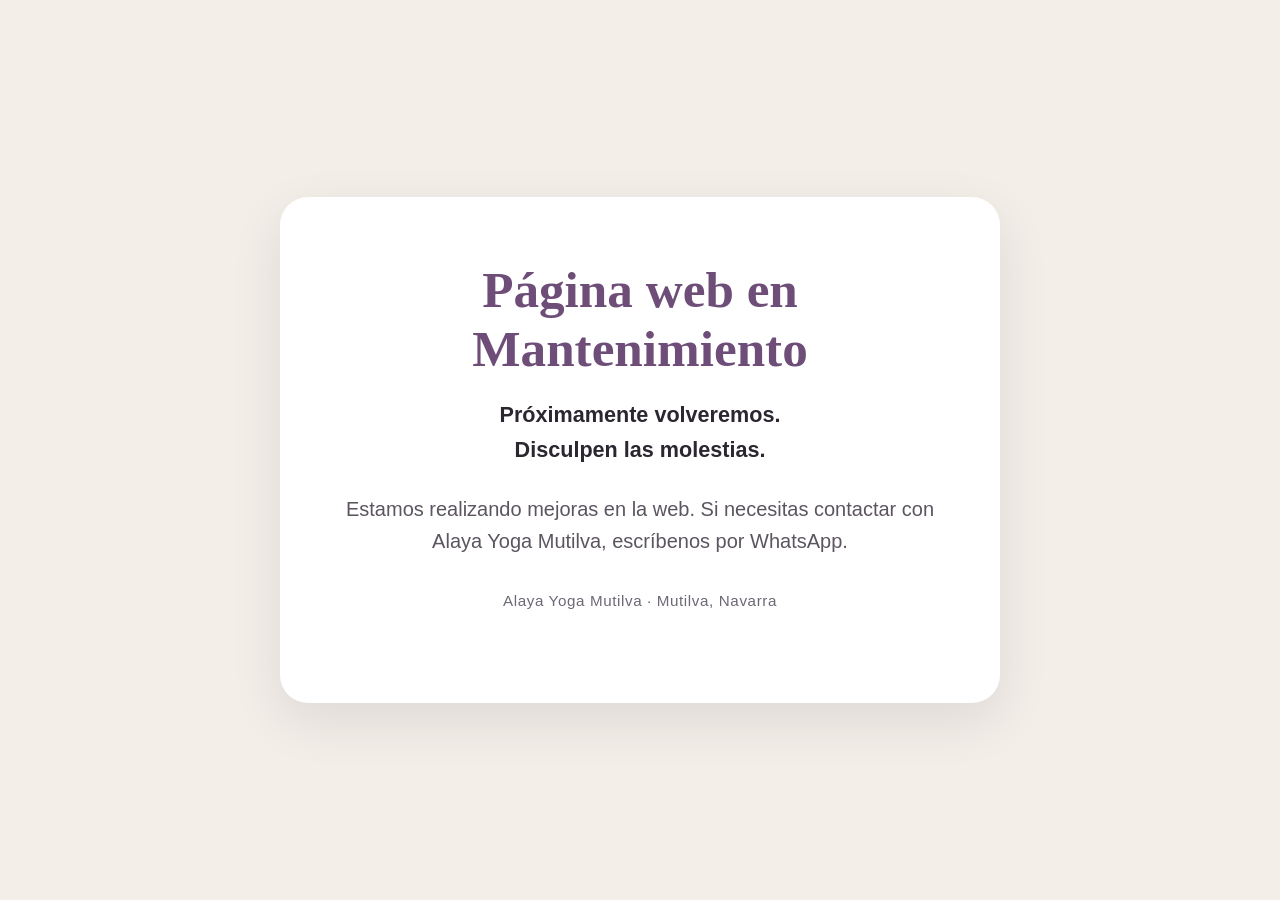
<file: docs/index.html>
<!DOCTYPE html>
<html lang="es">
<head>
    <meta charset="UTF-8">
    <meta name="viewport" content="width=device-width, initial-scale=1.0">
    <title>Página web en Mantenimiento | Alaya Yoga Mutilva</title>
    <meta name="robots" content="noindex, nofollow">
    <meta name="description" content="Página web en mantenimiento. Próximamente volveremos. Disculpen las molestias.">
    <link rel="icon" href="favicon.ico" sizes="32x32">
    <link rel="icon" href="favicon.png" type="image/png" sizes="192x192">
    <link rel="apple-touch-icon" href="apple-touch-icon.png">
    <style>
        :root {
            --bg: #F4EEE9;
            --text: #2B2630;
            --primary: #6E4E78;
            --contrast: #51695F;
            --white: #FFFFFF;
            --shadow: 0 18px 50px rgba(43, 38, 48, 0.10);
        }

        * {
            margin: 0;
            padding: 0;
            box-sizing: border-box;
        }

        html, body {
            height: 100%;
        }

        body {
            background-color: var(--bg);
            color: var(--text);
            font-family: 'Mulish', -apple-system, BlinkMacSystemFont, 'Segoe UI', Roboto, sans-serif;
            line-height: 1.6;
            -webkit-font-smoothing: antialiased;
        }

        .skip-link {
            position: absolute;
            top: -100%;
            left: 50%;
            transform: translateX(-50%);
            background: var(--contrast);
            color: var(--white);
            padding: 0.8rem 1.5rem;
            border-radius: 0 0 8px 8px;
            z-index: 100000;
            font-weight: 600;
            text-decoration: none;
            transition: top 0.3s ease;
        }

        .skip-link:focus {
            top: 0;
        }

        main {
            min-height: 100%;
            display: flex;
            align-items: center;
            justify-content: center;
            padding: 1.5rem;
        }

        .maintenance-card {
            background: var(--white);
            padding: clamp(2rem, 6vw, 4rem) clamp(1.5rem, 5vw, 3.5rem);
            border-radius: 28px;
            box-shadow: var(--shadow);
            max-width: 720px;
            width: 100%;
            text-align: center;
        }

        h1 {
            font-family: 'Fraunces', Georgia, 'Times New Roman', serif;
            font-weight: 600;
            font-size: clamp(1.8rem, 4.6vw, 3.2rem);
            line-height: 1.15;
            color: var(--primary);
            margin-bottom: 1.2rem;
        }

        p {
            font-size: clamp(1.05rem, 1.8vw, 1.25rem);
            color: #5C5560;
            margin-bottom: 1.6rem;
        }

        .message {
            font-weight: 600;
            color: var(--text);
            font-size: clamp(1.1rem, 2vw, 1.35rem);
        }

        .brand {
            margin-top: 2rem;
            font-size: 0.95rem;
            color: #6E6775;
            letter-spacing: 0.04em;
        }
    </style>
</head>
<body>
    <a href="#main-content" class="skip-link">Saltar al contenido principal</a>
    <main id="main-content">
        <div class="maintenance-card">
            <h1>Página web en Mantenimiento</h1>
            <p class="message">Próximamente volveremos.<br>Disculpen las molestias.</p>
            <p>Estamos realizando mejoras en la web. Si necesitas contactar con Alaya Yoga Mutilva, escríbenos por WhatsApp.</p>
            <p class="brand">Alaya Yoga Mutilva · Mutilva, Navarra</p>
        </div>
    </main>
</body>
</html>
</file>
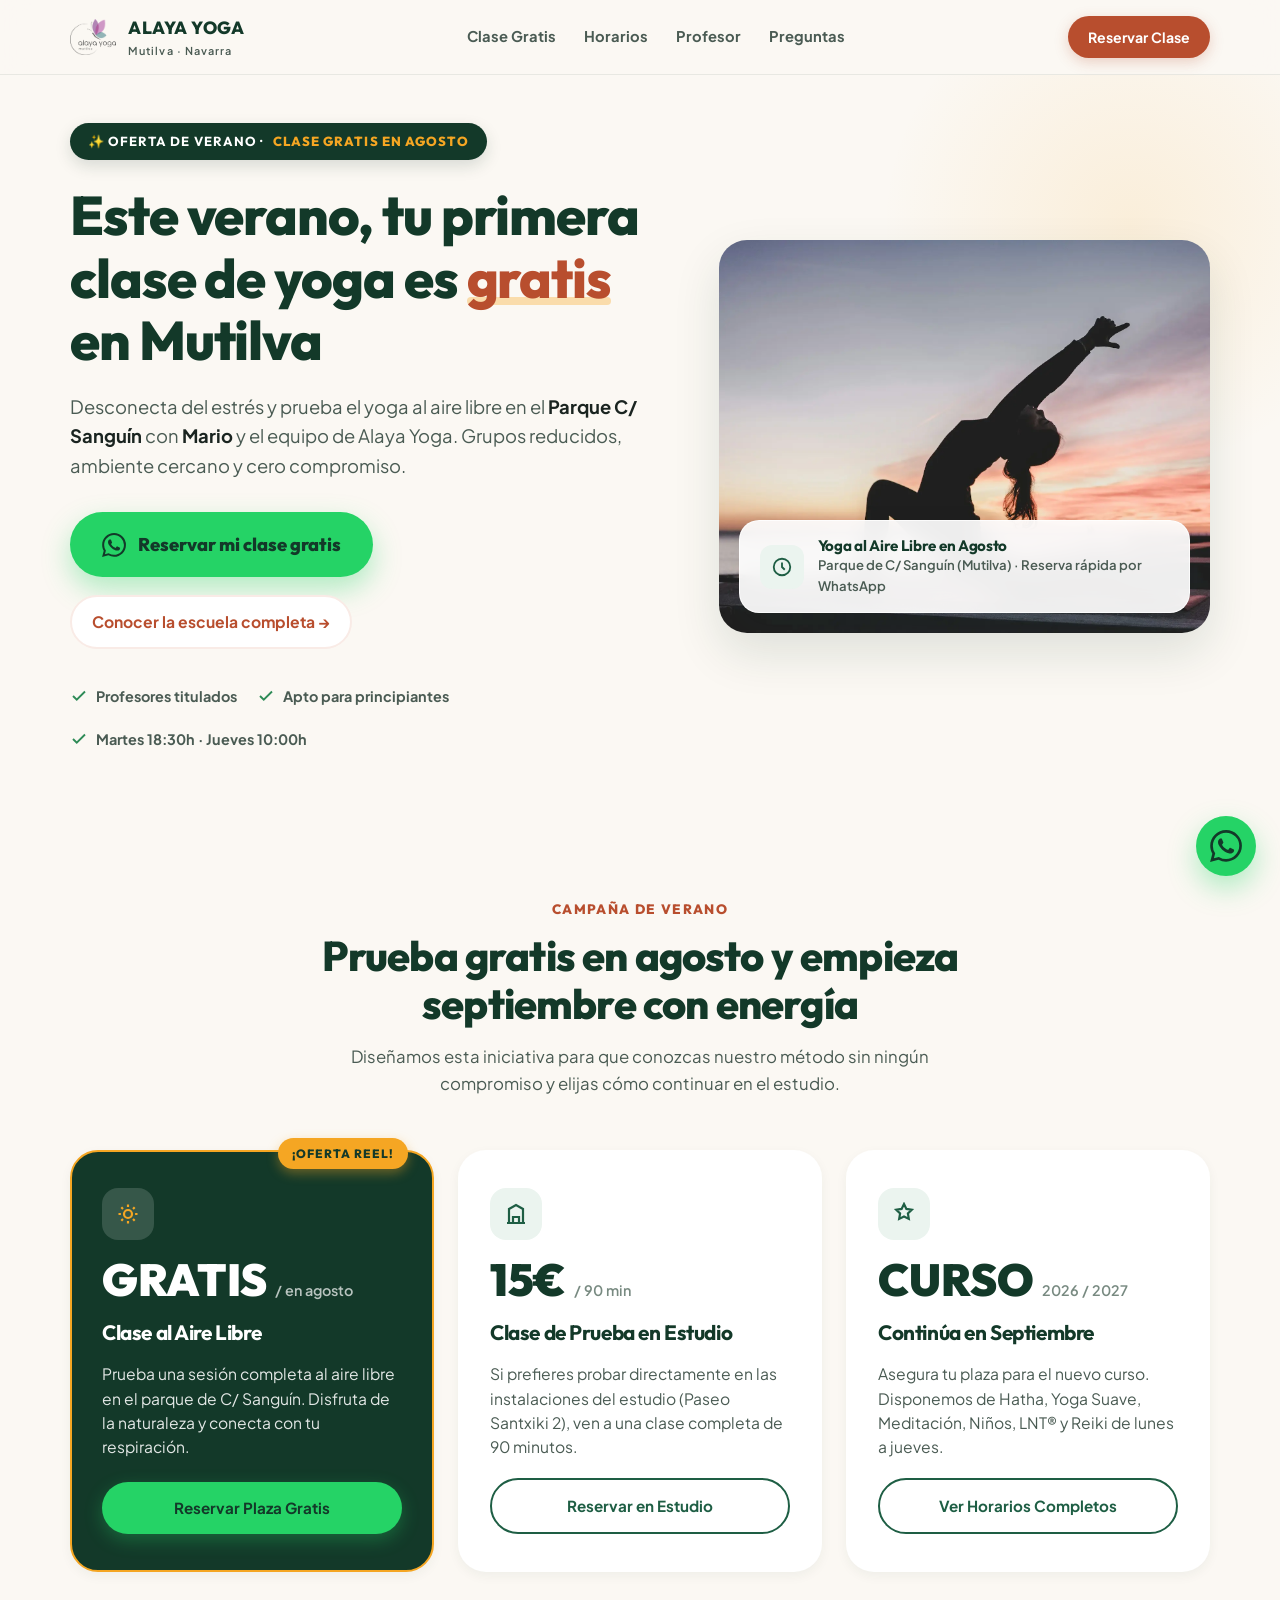
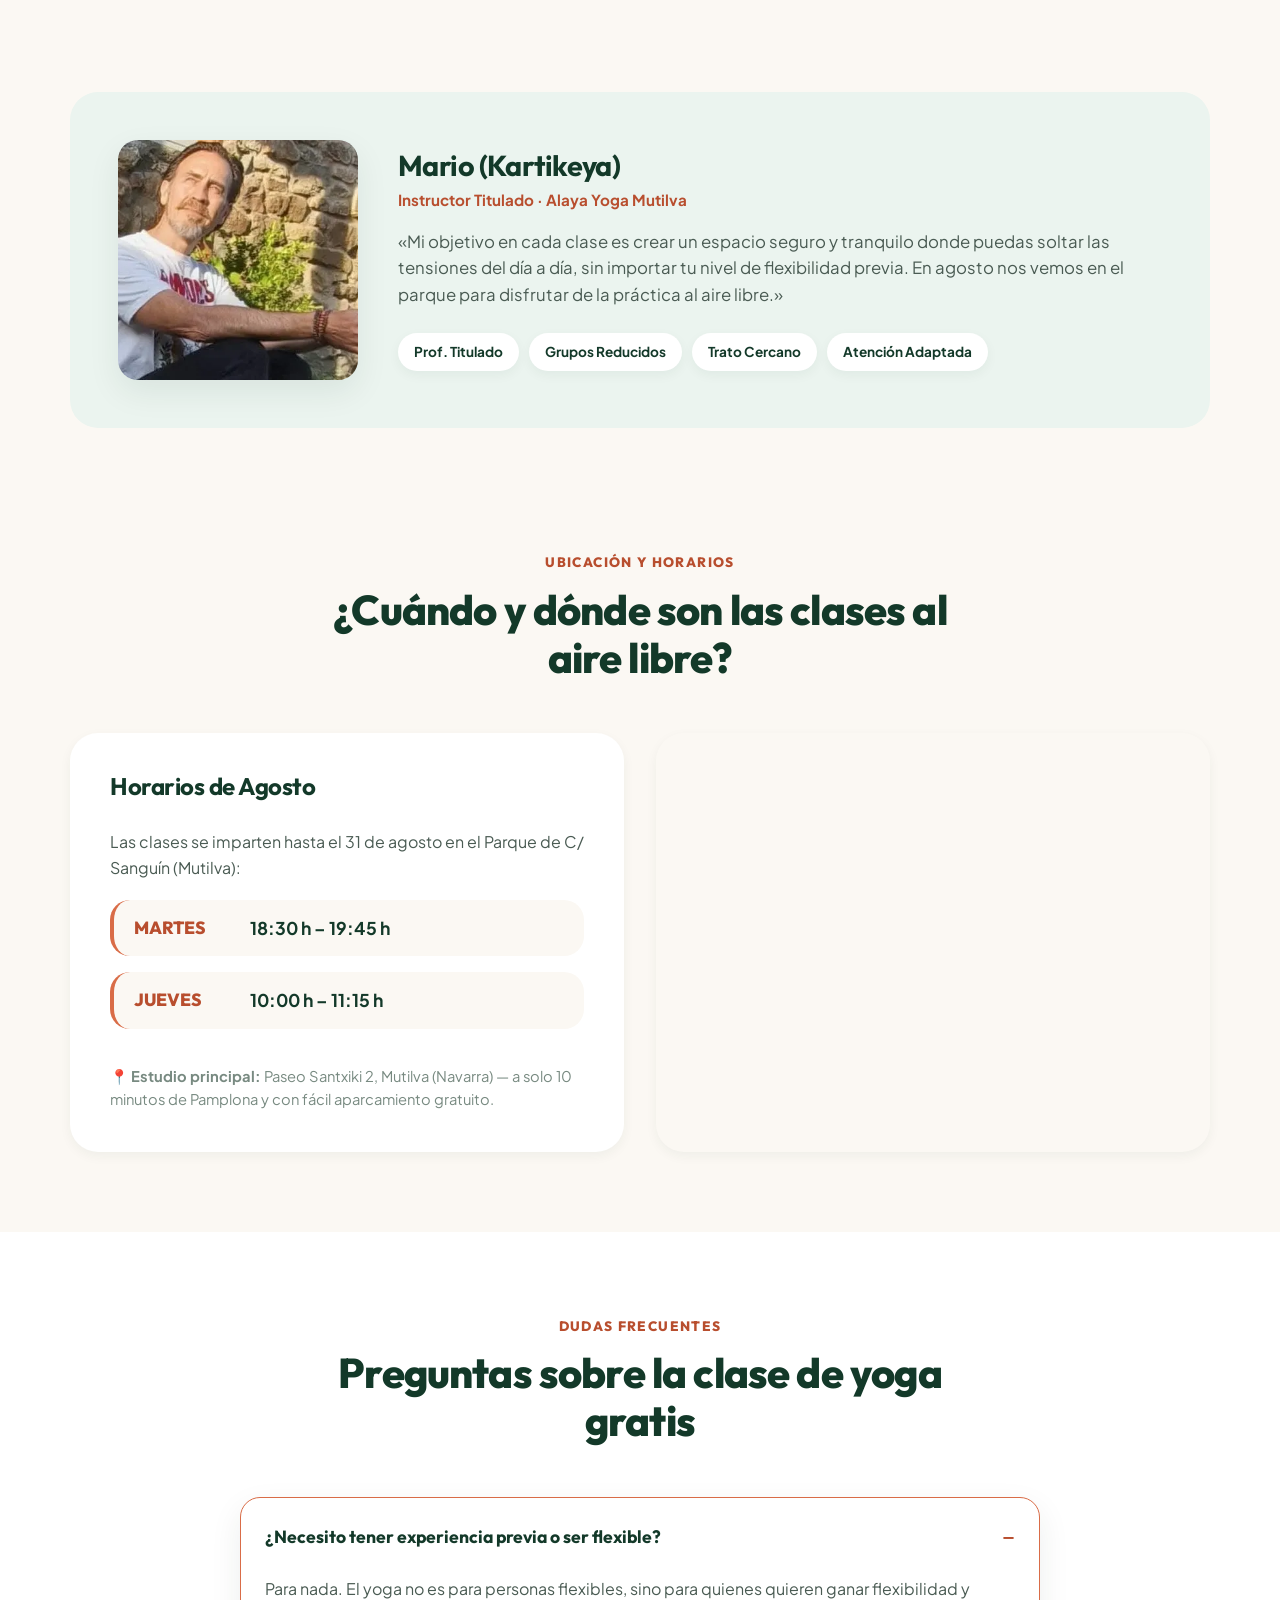
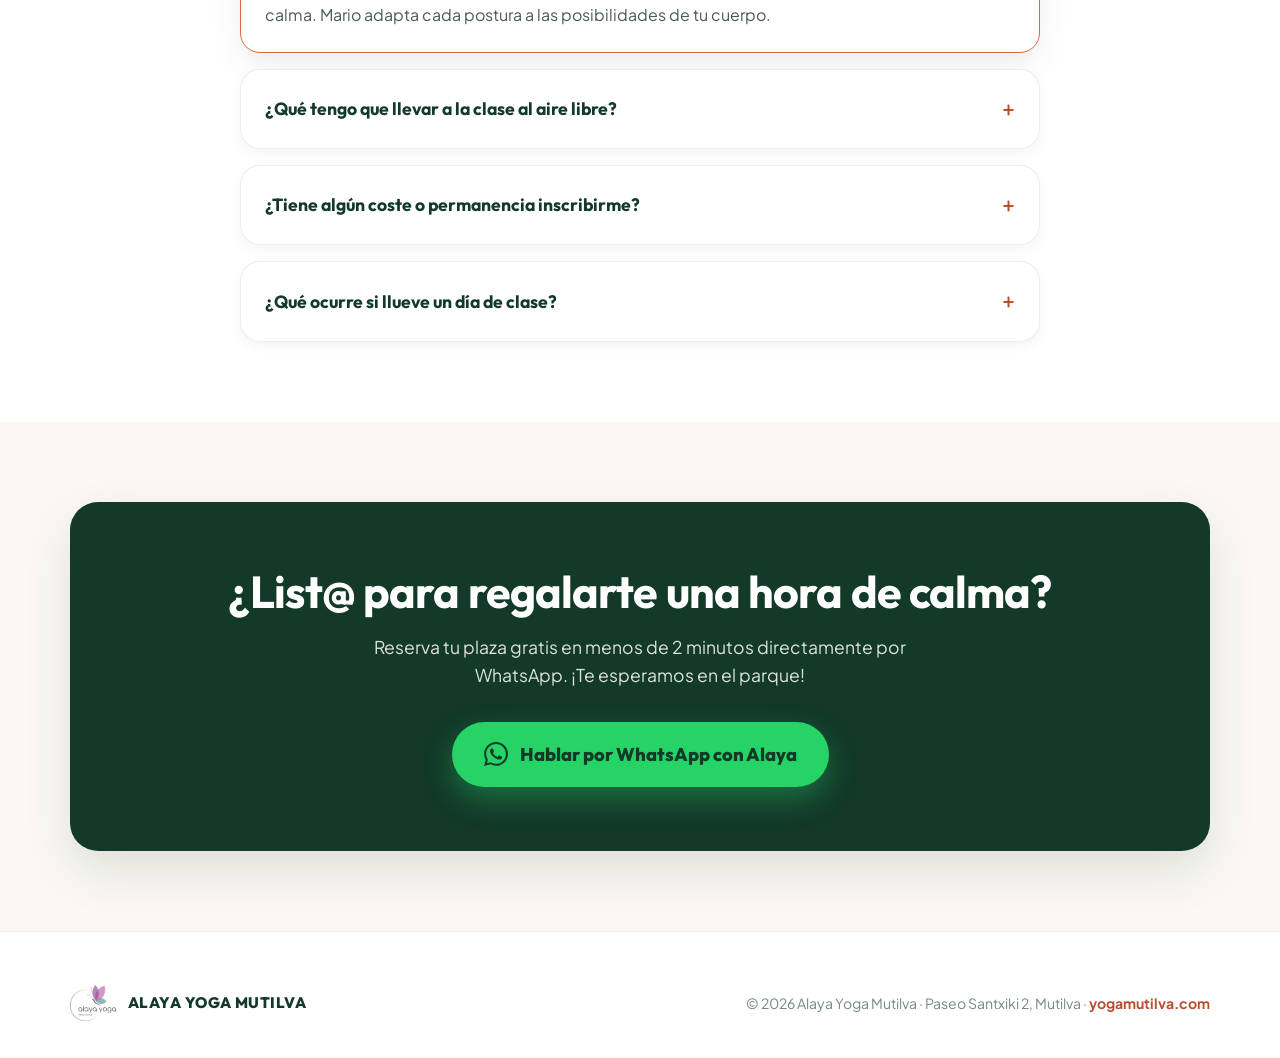
<file: docs/agosto/index.html>
<!DOCTYPE html>
<html lang="es">
<head>
<meta charset="UTF-8">
<meta name="viewport" content="width=device-width, initial-scale=1.0">
<title>Yoga Gratis en Agosto | Alaya Yoga Mutilva</title>
<meta name="description" content="Prueba el yoga al aire libre gratis este verano en Mutilva con Mario y el equipo de Alaya Yoga. Martes 18:30h y Jueves 10:00h en el Parque de C/ Sanguín. ¡Reserva por WhatsApp!">

<!-- Favicon & Fonts -->
<link rel="preconnect" href="https://fonts.googleapis.com">
<link rel="preconnect" href="https://fonts.gstatic.com" crossorigin>
<link href="https://fonts.googleapis.com/css2?family=Outfit:wght@400;500;600;700;800;900&family=Plus+Jakarta+Sans:wght@400;500;600;700;800&display=swap" rel="stylesheet">

<style>
/* ================= DESIGN SYSTEM TOKENS ================= */
:root {
  --bg-main: #FBF8F3;
  --surface: #FFFFFF;
  --surface-card: #FFFFFF;
  
  --emerald-deep: #133929;
  --emerald-mid: #1E5E44;
  --emerald-light: #EBF4EF;
  --emerald-accent: #2E8B57;
  
  --terracotta: #D96C47;
  --terracotta-deep: #B84E2E;
  --terracotta-soft: #F9EBE6;
  
  --gold: #F5A623;
  --gold-warm: #E6A129;
  --gold-soft: #FFF8EB;
  
  --wa-green: #25D366;
  --wa-hover: #20BD5A;
  --wa-dark: #0B6B3A;
  --wa-glow: rgba(37, 211, 102, 0.4);
  
  --ink-primary: #1A2420;
  --ink-secondary: #4A5B53;
  --ink-muted: #788A81;
  --ink-light: #9EAFA7;
  
  --font-heading: 'Outfit', sans-serif;
  --font-body: 'Plus Jakarta Sans', sans-serif;
  
  --radius-sm: 12px;
  --radius-md: 20px;
  --radius-lg: 28px;
  --radius-pill: 999px;
  
  --shadow-sm: 0 4px 12px rgba(19, 57, 41, 0.05);
  --shadow-md: 0 12px 32px rgba(19, 57, 41, 0.08);
  --shadow-lg: 0 20px 48px rgba(19, 57, 41, 0.12);
  --shadow-wa: 0 12px 28px rgba(37, 211, 102, 0.35);
  
  --ease: cubic-bezier(0.22, 1, 0.36, 1);
}

/* ================= RESET & BASE ================= */
*, *::before, *::after { box-sizing: border-box; margin: 0; padding: 0; }
html { scroll-behavior: smooth; font-size: 16px; }
body {
  font-family: var(--font-body);
  background-color: var(--bg-main);
  color: var(--ink-primary);
  line-height: 1.6;
  -webkit-font-smoothing: antialiased;
  overflow-x: hidden;
}
img { display: block; max-width: 100%; height: auto; }
a { color: inherit; text-decoration: none; }
::selection { background: var(--terracotta); color: #FFF; }

.container {
  width: min(1140px, 100% - 40px);
  margin-inline: auto;
}

h1, h2, h3, h4 {
  font-family: var(--font-heading);
  color: var(--emerald-deep);
  line-height: 1.15;
  letter-spacing: -0.02em;
}

/* Focus styles for accessibility */
:focus-visible {
  outline: 3px solid var(--terracotta);
  outline-offset: 3px;
  border-radius: 6px;
}

/* ================= HEADER ================= */
.site-header {
  position: sticky; top: 0; z-index: 100;
  background: rgba(251, 248, 243, 0.88);
  backdrop-filter: blur(14px);
  -webkit-backdrop-filter: blur(14px);
  border-bottom: 1px solid rgba(19, 57, 41, 0.08);
  transition: all 0.3s var(--ease);
}
.header-inner {
  display: flex; align-items: center; justify-content: space-between;
  padding-block: 14px;
}
.brand {
  display: flex; align-items: center; gap: 12px;
}
.brand img {
  width: 46px; height: 46px; object-fit: contain;
}
.brand-title {
  font-family: var(--font-heading);
  font-weight: 800; font-size: 1.1rem;
  text-transform: uppercase; letter-spacing: 0.03em;
  color: var(--emerald-deep);
}
.brand-title small {
  display: block; font-family: var(--font-body);
  font-weight: 600; font-size: 0.68rem;
  color: var(--ink-secondary); letter-spacing: 0.1em;
  text-transform: none;
}
.header-nav {
  display: flex; align-items: center; gap: 28px;
}
.header-nav a {
  font-weight: 700; font-size: 0.92rem;
  color: var(--ink-secondary); transition: color 0.2s var(--ease);
}
.header-nav a:hover { color: var(--terracotta-deep); }

.btn-header-cta {
  background: var(--terracotta-deep);
  color: #FFF !important;
  padding: 10px 20px; border-radius: var(--radius-pill);
  font-weight: 700; font-size: 0.88rem;
  box-shadow: 0 4px 14px rgba(184, 78, 46, 0.25);
  transition: transform 0.2s var(--ease), background 0.2s var(--ease);
}
.btn-header-cta:hover {
  background: var(--terracotta);
  transform: translateY(-2px);
}

/* ================= HERO SECTION ================= */
.hero {
  padding: 48px 0 64px;
  position: relative;
  overflow: hidden;
}
.hero::before {
  content: "";
  position: absolute; top: -100px; right: -100px;
  width: 500px; height: 500px; border-radius: 50%;
  background: radial-gradient(circle, rgba(245, 166, 35, 0.12), transparent 70%);
  pointer-events: none;
}
.hero-grid {
  display: grid;
  grid-template-columns: 1.1fr 0.9fr;
  gap: 48px;
  align-items: center;
}
.hero-badge {
  display: inline-flex; align-items: center; gap: 10px;
  background: var(--emerald-deep); color: #FFF;
  font-family: var(--font-heading);
  font-weight: 700; font-size: 0.82rem;
  letter-spacing: 0.08em; text-transform: uppercase;
  padding: 8px 18px; border-radius: var(--radius-pill);
  margin-bottom: 24px;
  box-shadow: 0 6px 16px rgba(19, 57, 41, 0.15);
}
.hero-badge .highlight { color: var(--gold); font-weight: 800; }

.hero h1 {
  font-size: clamp(2.4rem, 5vw, 3.4rem);
  font-weight: 800;
  margin-bottom: 20px;
  color: var(--emerald-deep);
}
.hero h1 .accent {
  color: var(--terracotta-deep);
  position: relative;
  display: inline-block;
}
.hero h1 .accent::after {
  content: "";
  position: absolute; left: 0; bottom: 4px;
  width: 100%; height: 8px;
  background: var(--gold);
  opacity: 0.35;
  border-radius: 4px;
  z-index: -1;
}

.hero-subtitle {
  font-size: 1.15rem; color: var(--ink-secondary);
  margin-bottom: 32px; max-width: 48ch;
}
.hero-subtitle strong { color: var(--ink-primary); font-weight: 700; }

.cta-group {
  display: flex; flex-wrap: wrap; align-items: center;
  gap: 18px; margin-bottom: 36px;
}
.btn-wa-large {
  display: inline-flex; align-items: center; justify-content: center; gap: 12px;
  background: var(--wa-green); color: var(--emerald-deep);
  font-family: var(--font-heading); font-weight: 800; font-size: 1.15rem;
  padding: 18px 32px; border-radius: var(--radius-pill);
  box-shadow: var(--shadow-wa);
  transition: all 0.25s var(--ease);
}
.btn-wa-large:hover {
  background: var(--wa-hover);
  transform: translateY(-3px);
  box-shadow: 0 16px 36px rgba(37, 211, 102, 0.45);
}
.btn-wa-large svg { flex-shrink: 0; }

.link-secondary {
  display: inline-flex; align-items: center; gap: 8px;
  font-weight: 700; font-size: 0.98rem;
  color: var(--terracotta-deep);
  padding: 12px 20px; border-radius: var(--radius-pill);
  border: 2px solid var(--terracotta-soft);
  background: var(--surface);
  transition: all 0.2s var(--ease);
}
.link-secondary:hover {
  border-color: var(--terracotta-deep);
  background: var(--terracotta-soft);
  transform: translateY(-2px);
}

.hero-features {
  display: flex; flex-wrap: wrap; gap: 20px; list-style: none;
}
.hero-features li {
  display: flex; align-items: center; gap: 8px;
  font-weight: 700; font-size: 0.9rem; color: var(--ink-secondary);
}
.hero-features li svg { color: var(--emerald-accent); flex-shrink: 0; }

.hero-card-media {
  position: relative;
  border-radius: var(--radius-lg);
  overflow: hidden;
  box-shadow: var(--shadow-lg);
}
.hero-card-media img {
  width: 100%; height: 100%; object-fit: cover;
  aspect-ratio: 4/3.2;
}
.floating-info-card {
  position: absolute; bottom: 20px; left: 20px; right: 20px;
  background: rgba(255, 255, 255, 0.92);
  backdrop-filter: blur(12px); -webkit-backdrop-filter: blur(12px);
  padding: 16px 20px; border-radius: var(--radius-md);
  border: 1px solid rgba(255, 255, 255, 0.8);
  box-shadow: var(--shadow-md);
  display: flex; align-items: center; gap: 14px;
}
.floating-info-card .icon-box {
  width: 44px; height: 44px; border-radius: 12px;
  background: var(--emerald-light); color: var(--emerald-mid);
  display: grid; place-items: center; flex-shrink: 0;
}
.floating-info-card .info-text h4 {
  font-size: 0.95rem; font-weight: 700; color: var(--emerald-deep);
}
.floating-info-card .info-text p {
  font-size: 0.82rem; color: var(--ink-secondary); font-weight: 600;
}

/* ================= SECTION COMMON ================= */
.section { padding: 80px 0; }
.section-title {
  text-align: center; max-width: 640px; margin: 0 auto 52px;
}
.section-title .kicker {
  display: inline-block; font-family: var(--font-heading);
  font-weight: 800; font-size: 0.85rem; letter-spacing: 0.1em;
  text-transform: uppercase; color: var(--terracotta-deep);
  margin-bottom: 12px;
}
.section-title h2 {
  font-size: clamp(2rem, 3.8vw, 2.6rem);
  font-weight: 800; margin-bottom: 16px;
}
.section-title p {
  color: var(--ink-secondary); font-size: 1.05rem;
}

/* ================= AGOSTO OFFER BENTO ================= */
.offer-grid {
  display: grid; grid-template-columns: repeat(3, 1fr); gap: 24px;
}
.offer-card {
  background: var(--surface);
  border-radius: var(--radius-lg);
  padding: 36px 30px;
  display: flex; flex-direction: column; gap: 18px;
  position: relative;
  box-shadow: var(--shadow-sm);
  border: 2px solid transparent;
  transition: all 0.3s var(--ease);
}
.offer-card:hover {
  transform: translateY(-6px);
  box-shadow: var(--shadow-md);
}
.offer-card.featured {
  background: var(--emerald-deep);
  color: #FFF;
  border-color: var(--gold);
}
.offer-card.featured h3,
.offer-card.featured .price { color: #FFF; }
.offer-card.featured p { color: rgba(255, 255, 255, 0.88); }

.badge-featured {
  position: absolute; top: -14px; right: 24px;
  background: var(--gold); color: var(--emerald-deep);
  font-family: var(--font-heading); font-weight: 800; font-size: 0.75rem;
  letter-spacing: 0.08em; text-transform: uppercase;
  padding: 6px 14px; border-radius: var(--radius-pill);
  box-shadow: 0 4px 12px rgba(245, 166, 35, 0.4);
}

.offer-card .icon-circle {
  width: 52px; height: 52px; border-radius: 16px;
  display: grid; place-items: center;
  background: var(--emerald-light); color: var(--emerald-mid);
}
.offer-card.featured .icon-circle {
  background: rgba(255, 255, 255, 0.15); color: var(--gold);
}

.offer-card .price {
  font-family: var(--font-heading); font-size: 2.8rem;
  font-weight: 900; line-height: 1; color: var(--emerald-deep);
}
.offer-card .price small {
  font-size: 0.9rem; font-family: var(--font-body);
  font-weight: 600; color: var(--ink-muted);
}
.offer-card.featured .price small { color: rgba(255, 255, 255, 0.7); }

.offer-card h3 {
  font-size: 1.3rem; font-weight: 700;
}
.offer-card p {
  color: var(--ink-secondary); font-size: 0.98rem; line-height: 1.55;
}

.btn-card {
  margin-top: auto;
  display: inline-flex; align-items: center; justify-content: center; gap: 8px;
  padding: 14px 24px; border-radius: var(--radius-pill);
  font-weight: 700; font-size: 0.95rem; text-align: center;
  transition: all 0.2s var(--ease);
}
.btn-card-primary {
  background: var(--wa-green); color: var(--emerald-deep);
  box-shadow: 0 6px 18px rgba(37, 211, 102, 0.3);
}
.btn-card-primary:hover {
  background: var(--wa-hover); transform: translateY(-2px);
}
.btn-card-outline {
  border: 2px solid var(--emerald-mid); color: var(--emerald-mid);
}
.btn-card-outline:hover {
  background: var(--emerald-light); transform: translateY(-2px);
}

/* ================= INSTRUCTOR SECTION ================= */
.teacher-section {
  background: var(--emerald-light);
  border-radius: var(--radius-lg);
  padding: 48px; margin: 40px 0;
}
.teacher-grid {
  display: grid; grid-template-columns: 240px 1fr; gap: 40px;
  align-items: center;
}
.teacher-img {
  border-radius: var(--radius-md); overflow: hidden;
  box-shadow: var(--shadow-md); aspect-ratio: 1/1;
}
.teacher-img img { width: 100%; height: 100%; object-fit: cover; }
.teacher-content h3 {
  font-size: 1.8rem; margin-bottom: 6px; color: var(--emerald-deep);
}
.teacher-content .role {
  font-weight: 700; color: var(--terracotta-deep);
  font-size: 0.95rem; margin-bottom: 16px; display: block;
}
.teacher-content p {
  color: var(--ink-secondary); font-size: 1.05rem; margin-bottom: 24px;
}
.teacher-chips {
  display: flex; flex-wrap: wrap; gap: 10px;
}
.teacher-chips span {
  background: #FFF; color: var(--emerald-deep);
  font-weight: 700; font-size: 0.85rem;
  padding: 8px 16px; border-radius: var(--radius-pill);
  box-shadow: var(--shadow-sm);
}

/* ================= SCHEDULE & MAP ================= */
.schedule-grid {
  display: grid; grid-template-columns: 1fr 1fr; gap: 32px;
}
.info-box {
  background: var(--surface);
  border-radius: var(--radius-lg);
  padding: 40px;
  box-shadow: var(--shadow-sm);
  display: flex; flex-direction: column; gap: 20px;
}
.info-box h3 { font-size: 1.5rem; margin-bottom: 8px; }

.schedule-list { list-style: none; display: flex; flex-direction: column; gap: 16px; }
.schedule-item {
  display: flex; align-items: center; gap: 16px;
  padding: 14px 20px; background: var(--bg-main);
  border-radius: var(--radius-md); border-left: 4px solid var(--terracotta);
}
.schedule-item .day {
  font-family: var(--font-heading); font-size: 1.1rem; font-weight: 800;
  color: var(--terracotta-deep); width: 100px;
}
.schedule-item .time {
  font-weight: 700; font-size: 1.1rem; color: var(--emerald-deep);
}

.map-container {
  border-radius: var(--radius-lg); overflow: hidden;
  box-shadow: var(--shadow-sm); min-height: 380px;
}
.map-container iframe {
  width: 100%; height: 100%; min-height: 380px; border: 0;
}

/* ================= FAQ ACCORDION ================= */
.faq-list {
  max-width: 800px; margin: 0 auto; display: flex; flex-direction: column; gap: 16px;
}
details {
  background: var(--surface);
  border-radius: var(--radius-md);
  border: 1px solid rgba(19, 57, 41, 0.08);
  box-shadow: var(--shadow-sm);
  overflow: hidden;
  transition: all 0.2s var(--ease);
}
details[open] {
  border-color: var(--terracotta);
  box-shadow: var(--shadow-md);
}
summary {
  font-family: var(--font-heading);
  font-weight: 700; font-size: 1.1rem; color: var(--emerald-deep);
  padding: 20px 24px; cursor: pointer;
  display: flex; align-items: center; justify-content: space-between;
  list-style: none;
}
summary::-webkit-details-marker { display: none; }
summary::after {
  content: "+"; font-size: 1.5rem; font-weight: 400; color: var(--terracotta-deep);
  transition: transform 0.2s var(--ease);
}
details[open] summary::after {
  content: "−";
}
details p {
  padding: 0 24px 24px; color: var(--ink-secondary); font-size: 1rem;
}

/* ================= FINAL CTA PANEL ================= */
.cta-panel {
  background: var(--emerald-deep);
  color: #FFF;
  border-radius: var(--radius-lg);
  padding: 64px 40px; text-align: center;
  position: relative; overflow: hidden;
  box-shadow: var(--shadow-lg);
}
.cta-panel h2 {
  color: #FFF; font-size: clamp(2.1rem, 4vw, 2.8rem);
  margin-bottom: 16px;
}
.cta-panel p {
  color: rgba(255, 255, 255, 0.85); font-size: 1.1rem;
  max-width: 48ch; margin: 0 auto 32px;
}

/* ================= FLOATING WHATSAPP BUTTON ================= */
.floating-wa {
  position: fixed; bottom: 24px; right: 24px; z-index: 99;
  background: var(--wa-green); color: var(--emerald-deep);
  width: 60px; height: 60px; border-radius: 50%;
  display: grid; place-items: center;
  box-shadow: var(--shadow-wa);
  transition: transform 0.25s var(--ease), background 0.2s var(--ease);
}
.floating-wa:hover {
  transform: scale(1.1); background: var(--wa-hover);
}

/* STICKY MOBILE BOTTOM BAR */
.mobile-sticky-bar {
  display: none;
  position: fixed; bottom: 0; left: 0; right: 0; z-index: 98;
  background: rgba(255, 255, 255, 0.95);
  backdrop-filter: blur(10px);
  padding: 12px 16px;
  border-top: 1px solid rgba(19, 57, 41, 0.1);
  box-shadow: 0 -4px 20px rgba(0,0,0,0.08);
}
.mobile-sticky-bar .btn-wa-mobile {
  width: 100%; display: flex; align-items: center; justify-content: center; gap: 10px;
  background: var(--wa-green); color: var(--emerald-deep);
  font-family: var(--font-heading); font-weight: 800; font-size: 1.05rem;
  padding: 14px; border-radius: var(--radius-pill);
}

/* ================= FOOTER ================= */
.site-footer {
  border-top: 1px solid rgba(19, 57, 41, 0.08);
  padding: 48px 0 32px; background: var(--surface);
}
.footer-inner {
  display: flex; flex-wrap: wrap; align-items: center; justify-content: space-between; gap: 20px;
}
.footer-copy {
  font-size: 0.88rem; color: var(--ink-muted);
}

/* ================= RESPONSIVE DESIGN ================= */
@media (max-width: 960px) {
  .hero-grid { grid-template-columns: 1fr; gap: 36px; }
  .offer-grid { grid-template-columns: 1fr; }
  .teacher-grid { grid-template-columns: 1fr; text-align: center; }
  .teacher-img { max-width: 220px; margin: 0 auto; }
  .schedule-grid { grid-template-columns: 1fr; }
  .header-nav { display: none; }
}

@media (max-width: 640px) {
  .floating-wa { display: none; }
  .mobile-sticky-bar { display: block; }
  .section { padding: 56px 0; }
  .cta-panel { padding: 44px 20px; }
}
</style>
</head>
<body>

<!-- ================= HEADER ================= -->
<header class="site-header">
  <div class="container header-inner">
    <a class="brand" href="https://yogamutilva.com" aria-label="Alaya Yoga Mutilva">
      <img src="assets/logo.webp" alt="Logo Alaya Yoga Mutilva" width="46" height="46">
      <span class="brand-title">Alaya Yoga<small>Mutilva · Navarra</small></span>
    </a>
    <nav class="header-nav" aria-label="Navegación secundaria">
      <a href="#oferta">Clase Gratis</a>
      <a href="#horarios">Horarios</a>
      <a href="#mario">Profesor</a>
      <a href="#faq">Preguntas</a>
    </nav>
    <a class="btn-header-cta" href="https://wa.me/34639457793?text=Hola!%20Vengo%20del%20Reel%20y%20quiero%20reservar%20mi%20clase%20gratis%20en%20Alaya%20Yoga">
      Reservar Clase
    </a>
  </div>
</header>

<main>

<!-- ================= HERO ================= -->
<section class="hero">
  <div class="container hero-grid">
    <div class="hero-text">
      <div class="hero-badge">
        ✨ OFERTA DE VERANO · <span class="highlight">CLASE GRATIS EN AGOSTO</span>
      </div>

      <h1>Este verano, tu primera clase de yoga es <span class="accent">gratis</span> en Mutilva</h1>

      <p class="hero-subtitle">
        Desconecta del estrés y prueba el yoga al aire libre en el <strong>Parque C/ Sanguín</strong> con <strong>Mario</strong> y el equipo de Alaya Yoga. Grupos reducidos, ambiente cercano y cero compromiso.
      </p>

      <div class="cta-group">
        <a class="btn-wa-large" href="https://wa.me/34639457793?text=Hola!%20Vengo%20del%20Reel%20y%20quiero%20reservar%20mi%20clase%20gratis%20de%20yoga%20en%20agosto" target="_blank" rel="noopener">
          <svg width="24" height="24" viewBox="0 0 24 24" fill="currentColor"><path d="M17.472 14.382c-.297-.149-1.758-.867-2.03-.967-.273-.099-.471-.148-.67.15-.197.297-.767.966-.94 1.164-.173.199-.347.223-.644.075-.297-.15-1.255-.463-2.39-1.475-.883-.788-1.48-1.761-1.653-2.059-.173-.297-.018-.458.13-.606.134-.133.297-.347.446-.52.149-.174.198-.298.298-.497.099-.198.05-.371-.025-.52-.075-.149-.669-1.612-.916-2.207-.242-.579-.487-.5-.669-.51-.173-.008-.371-.01-.57-.01-.198 0-.52.074-.792.372-.272.297-1.04 1.016-1.04 2.479 0 1.462 1.065 2.875 1.213 3.074.149.198 2.096 3.2 5.077 4.487.709.306 1.262.489 1.694.625.712.227 1.36.195 1.871.118.571-.085 1.758-.719 2.006-1.413.248-.694.248-1.289.173-1.413-.074-.124-.272-.198-.57-.347m-5.421 7.403h-.004a9.87 9.87 0 01-5.031-1.378l-.361-.214-3.741.982.998-3.648-.235-.374a9.86 9.86 0 01-1.51-5.26c.001-5.45 4.436-9.884 9.888-9.884 2.64 0 5.122 1.03 6.988 2.898a9.825 9.825 0 012.893 6.994c-.003 5.45-4.437 9.884-9.885 9.884m8.413-18.297A11.815 11.815 0 0012.05 0C5.495 0 .16 5.335.157 11.892c0 2.096.547 4.142 1.588 5.945L.057 24l6.305-1.654a11.882 11.882 0 005.683 1.448h.005c6.554 0 11.89-5.335 11.893-11.893a11.821 11.821 0 00-3.48-8.413z"/></svg>
          Reservar mi clase gratis
        </a>
        <a class="link-secondary" href="https://yogamutilva.com" target="_blank" rel="noopener">
          Conocer la escuela completa →
        </a>
      </div>

      <ul class="hero-features">
        <li>
          <svg width="18" height="18" viewBox="0 0 24 24" fill="none" stroke="currentColor" stroke-width="2.5"><path d="M20 6L9 17l-5-5"/></svg>
          Profesores titulados
        </li>
        <li>
          <svg width="18" height="18" viewBox="0 0 24 24" fill="none" stroke="currentColor" stroke-width="2.5"><path d="M20 6L9 17l-5-5"/></svg>
          Apto para principiantes
        </li>
        <li>
          <svg width="18" height="18" viewBox="0 0 24 24" fill="none" stroke="currentColor" stroke-width="2.5"><path d="M20 6L9 17l-5-5"/></svg>
          Martes 18:30h · Jueves 10:00h
        </li>
      </ul>
    </div>

    <div class="hero-card-media">
      <img src="assets/hero_yoga.webp" alt="Práctica de yoga al aire libre en Mutilva" width="1920" height="1210">
      <div class="floating-info-card">
        <div class="icon-box">
          <svg width="22" height="22" viewBox="0 0 24 24" fill="none" stroke="currentColor" stroke-width="2"><circle cx="12" cy="12" r="9"/><path d="M12 7v5l3 3"/></svg>
        </div>
        <div class="info-text">
          <h4>Yoga al Aire Libre en Agosto</h4>
          <p>Parque de C/ Sanguín (Mutilva) · Reserva rápida por WhatsApp</p>
        </div>
      </div>
    </div>
  </div>
</section>

<!-- ================= OFERTA ================= -->
<section class="section" id="oferta">
  <div class="container">
    <div class="section-title">
      <span class="kicker">Campaña de Verano</span>
      <h2>Prueba gratis en agosto y empieza septiembre con energía</h2>
      <p>Diseñamos esta iniciativa para que conozcas nuestro método sin ningún compromiso y elijas cómo continuar en el estudio.</p>
    </div>

    <div class="offer-grid">
      <!-- Card 1: Gratis -->
      <article class="offer-card featured">
        <span class="badge-featured">¡OFERTA REEL!</span>
        <div class="icon-circle">
          <svg width="24" height="24" viewBox="0 0 24 24" fill="none" stroke="currentColor" stroke-width="2.2"><path d="M12 2.5v2.4M12 19.1v2.4M2.5 12h2.4M19.1 12h2.4M5.3 5.3l1.7 1.7M17 17l1.7 1.7M18.7 5.3L17 7M7 17l-1.7 1.7"/><circle cx="12" cy="12" r="4"/></svg>
        </div>
        <div class="price">GRATIS <small>/ en agosto</small></div>
        <h3>Clase al Aire Libre</h3>
        <p>Prueba una sesión completa al aire libre en el parque de C/ Sanguín. Disfruta de la naturaleza y conecta con tu respiración.</p>
        <a class="btn-card btn-card-primary" href="https://wa.me/34639457793?text=Hola!%20Quiero%20reservar%20mi%20clase%20GRATIS%20de%20agosto" target="_blank" rel="noopener">
          Reservar Plaza Gratis
        </a>
      </article>

      <!-- Card 2: Prueba en Estudio -->
      <article class="offer-card">
        <div class="icon-circle">
          <svg width="24" height="24" viewBox="0 0 24 24" fill="none" stroke="currentColor" stroke-width="2.2"><path d="M3 21h18M5 21V7l7-4 7 4v14M9 21v-6h6v6"/></svg>
        </div>
        <div class="price">15€ <small>/ 90 min</small></div>
        <h3>Clase de Prueba en Estudio</h3>
        <p>Si prefieres probar directamente en las instalaciones del estudio (Paseo Santxiki 2), ven a una clase completa de 90 minutos.</p>
        <a class="btn-card btn-card-outline" href="https://wa.me/34639457793?text=Hola!%20Quiero%20probar%20una%20clase%20de%20estudio%20por%2015e" target="_blank" rel="noopener">
          Reservar en Estudio
        </a>
      </article>

      <!-- Card 3: Septiembre -->
      <article class="offer-card">
        <div class="icon-circle">
          <svg width="24" height="24" viewBox="0 0 24 24" fill="none" stroke="currentColor" stroke-width="2.2"><path d="M12 2l2.4 4.9 5.4.8-3.9 3.8.9 5.4L12 14.5 7.2 16.9l.9-5.4L4.2 7.7l5.4-.8z"/></svg>
        </div>
        <div class="price">CURSO <small>2026 / 2027</small></div>
        <h3>Continúa en Septiembre</h3>
        <p>Asegura tu plaza para el nuevo curso. Disponemos de Hatha, Yoga Suave, Meditación, Niños, LNT® y Reiki de lunes a jueves.</p>
        <a class="btn-card btn-card-outline" href="https://yogamutilva.com" target="_blank" rel="noopener">
          Ver Horarios Completos
        </a>
      </article>
    </div>
  </div>
</section>

<!-- ================= INSTRUCTOR MARIO ================= -->
<section class="container" id="mario">
  <div class="teacher-section">
    <div class="teacher-grid">
      <div class="teacher-img">
        <img src="assets/mario_rostro.webp" alt="Mario (Kartikeya), profesor de yoga en Alaya Yoga Mutilva">
      </div>
      <div class="teacher-content">
        <h3>Mario (Kartikeya)</h3>
        <span class="role">Instructor Titulado · Alaya Yoga Mutilva</span>
        <p>
          «Mi objetivo en cada clase es crear un espacio seguro y tranquilo donde puedas soltar las tensiones del día a día, sin importar tu nivel de flexibilidad previa. En agosto nos vemos en el parque para disfrutar de la práctica al aire libre.»
        </p>
        <div class="teacher-chips">
          <span> Prof. Titulado</span>
          <span> Grupos Reducidos</span>
          <span> Trato Cercano</span>
          <span> Atención Adaptada</span>
        </div>
      </div>
    </div>
  </div>
</section>

<!-- ================= SCHEDULE & MAP ================= -->
<section class="section" id="horarios">
  <div class="container">
    <div class="section-title">
      <span class="kicker">Ubicación y Horarios</span>
      <h2>¿Cuándo y dónde son las clases al aire libre?</h2>
    </div>

    <div class="schedule-grid">
      <div class="info-box">
        <h3> Horarios de Agosto</h3>
        <p style="color:var(--ink-secondary);">Las clases se imparten hasta el 31 de agosto en el Parque de C/ Sanguín (Mutilva):</p>

        <ul class="schedule-list">
          <li class="schedule-item">
            <span class="day">MARTES</span>
            <span class="time">18:30 h – 19:45 h</span>
          </li>
          <li class="schedule-item">
            <span class="day">JUEVES</span>
            <span class="time">10:00 h – 11:15 h</span>
          </li>
        </ul>

        <div style="margin-top:auto; padding-top:16px;">
          <p style="font-size:0.92rem; color:var(--ink-muted);">📍 <strong>Estudio principal:</strong> Paseo Santxiki 2, Mutilva (Navarra) — a solo 10 minutos de Pamplona y con fácil aparcamiento gratuito.</p>
        </div>
      </div>

      <div class="map-container">
        <iframe title="Mapa Alaya Yoga Mutilva" src="https://www.google.com/maps?q=Paseo%20Santxiki%202%2C%20Mutilva%2C%20Navarra&output=embed" loading="lazy"></iframe>
      </div>
    </div>
  </div>
</section>

<!-- ================= FAQ ================= -->
<section class="section" id="faq" style="background:var(--surface);">
  <div class="container">
    <div class="section-title">
      <span class="kicker">Dudas frecuentes</span>
      <h2>Preguntas sobre la clase de yoga gratis</h2>
    </div>

    <div class="faq-list">
      <details open>
        <summary>¿Necesito tener experiencia previa o ser flexible?</summary>
        <p>Para nada. El yoga no es para personas flexibles, sino para quienes quieren ganar flexibilidad y calma. Mario adapta cada postura a las posibilidades de tu cuerpo.</p>
      </details>

      <details>
        <summary>¿Qué tengo que llevar a la clase al aire libre?</summary>
        <p>Solo necesitas traer tu propia esterilla de yoga (o una toalla grande), ropa cómoda y agua para hidratarte.</p>
      </details>

      <details>
        <summary>¿Tiene algún coste o permanencia inscribirme?</summary>
        <p>No, la clase de agosto es 100% gratuita y sin compromiso. Si al terminar la clase deseas reservar tu plaza para el curso que empieza en septiembre, te explicamos cómo inscribirte.</p>
      </details>

      <details>
        <summary>¿Qué ocurre si llueve un día de clase?</summary>
        <p>Si la meteorología impide realizar la clase en el parque, avisamos por el grupo de WhatsApp de confirmación para trasladarla a las instalaciones atechadas o reprogramarla.</p>
      </details>
    </div>
  </div>
</section>

<!-- ================= FINAL CTA ================= -->
<section class="section">
  <div class="container">
    <div class="cta-panel">
      <h2>¿List@ para regalarte una hora de calma?</h2>
      <p>Reserva tu plaza gratis en menos de 2 minutos directamente por WhatsApp. ¡Te esperamos en el parque!</p>
      <a class="btn-wa-large" href="https://wa.me/34639457793?text=Hola!%20Quiero%20reservar%20mi%20clase%20GRATIS%20en%20agosto" target="_blank" rel="noopener">
        <svg width="24" height="24" viewBox="0 0 24 24" fill="currentColor"><path d="M17.472 14.382c-.297-.149-1.758-.867-2.03-.967-.273-.099-.471-.148-.67.15-.197.297-.767.966-.94 1.164-.173.199-.347.223-.644.075-.297-.15-1.255-.463-2.39-1.475-.883-.788-1.48-1.761-1.653-2.059-.173-.297-.018-.458.13-.606.134-.133.297-.347.446-.52.149-.174.198-.298.298-.497.099-.198.05-.371-.025-.52-.075-.149-.669-1.612-.916-2.207-.242-.579-.487-.5-.669-.51-.173-.008-.371-.01-.57-.01-.198 0-.52.074-.792.372-.272.297-1.04 1.016-1.04 2.479 0 1.462 1.065 2.875 1.213 3.074.149.198 2.096 3.2 5.077 4.487.709.306 1.262.489 1.694.625.712.227 1.36.195 1.871.118.571-.085 1.758-.719 2.006-1.413.248-.694.248-1.289.173-1.413-.074-.124-.272-.198-.57-.347m-5.421 7.403h-.004a9.87 9.87 0 01-5.031-1.378l-.361-.214-3.741.982.998-3.648-.235-.374a9.86 9.86 0 01-1.51-5.26c.001-5.45 4.436-9.884 9.888-9.884 2.64 0 5.122 1.03 6.988 2.898a9.825 9.825 0 012.893 6.994c-.003 5.45-4.437 9.884-9.885 9.884m8.413-18.297A11.815 11.815 0 0012.05 0C5.495 0 .16 5.335.157 11.892c0 2.096.547 4.142 1.588 5.945L.057 24l6.305-1.654a11.882 11.882 0 005.683 1.448h.005c6.554 0 11.89-5.335 11.893-11.893a11.821 11.821 0 00-3.48-8.413z"/></svg>
        Hablar por WhatsApp con Alaya
      </a>
    </div>
  </div>
</section>

</main>

<!-- FLOATING WHATSAPP BUTTON (DESKTOP) -->
<a class="floating-wa" href="https://wa.me/34639457793?text=Hola!%20Vengo%20del%20Reel%20y%20quiero%20reservar%20mi%20clase%20gratis" target="_blank" rel="noopener" aria-label="Contacto por WhatsApp">
  <svg width="32" height="32" viewBox="0 0 24 24" fill="currentColor"><path d="M17.472 14.382c-.297-.149-1.758-.867-2.03-.967-.273-.099-.471-.148-.67.15-.197.297-.767.966-.94 1.164-.173.199-.347.223-.644.075-.297-.15-1.255-.463-2.39-1.475-.883-.788-1.48-1.761-1.653-2.059-.173-.297-.018-.458.13-.606.134-.133.297-.347.446-.52.149-.174.198-.298.298-.497.099-.198.05-.371-.025-.52-.075-.149-.669-1.612-.916-2.207-.242-.579-.487-.5-.669-.51-.173-.008-.371-.01-.57-.01-.198 0-.52.074-.792.372-.272.297-1.04 1.016-1.04 2.479 0 1.462 1.065 2.875 1.213 3.074.149.198 2.096 3.2 5.077 4.487.709.306 1.262.489 1.694.625.712.227 1.36.195 1.871.118.571-.085 1.758-.719 2.006-1.413.248-.694.248-1.289.173-1.413-.074-.124-.272-.198-.57-.347m-5.421 7.403h-.004a9.87 9.87 0 01-5.031-1.378l-.361-.214-3.741.982.998-3.648-.235-.374a9.86 9.86 0 01-1.51-5.26c.001-5.45 4.436-9.884 9.888-9.884 2.64 0 5.122 1.03 6.988 2.898a9.825 9.825 0 012.893 6.994c-.003 5.45-4.437 9.884-9.885 9.884m8.413-18.297A11.815 11.815 0 0012.05 0C5.495 0 .16 5.335.157 11.892c0 2.096.547 4.142 1.588 5.945L.057 24l6.305-1.654a11.882 11.882 0 005.683 1.448h.005c6.554 0 11.89-5.335 11.893-11.893a11.821 11.821 0 00-3.48-8.413z"/></svg>
</a>

<!-- STICKY MOBILE BOTTOM BAR -->
<div class="mobile-sticky-bar">
  <a class="btn-wa-mobile" href="https://wa.me/34639457793?text=Hola!%20Vengo%20del%20Reel%20y%20quiero%20reservar%20mi%20clase%20gratis" target="_blank" rel="noopener">
    <svg width="22" height="22" viewBox="0 0 24 24" fill="currentColor"><path d="M17.472 14.382c-.297-.149-1.758-.867-2.03-.967-.273-.099-.471-.148-.67.15-.197.297-.767.966-.94 1.164-.173.199-.347.223-.644.075-.297-.15-1.255-.463-2.39-1.475-.883-.788-1.48-1.761-1.653-2.059-.173-.297-.018-.458.13-.606.134-.133.297-.347.446-.52.149-.174.198-.298.298-.497.099-.198.05-.371-.025-.52-.075-.149-.669-1.612-.916-2.207-.242-.579-.487-.5-.669-.51-.173-.008-.371-.01-.57-.01-.198 0-.52.074-.792.372-.272.297-1.04 1.016-1.04 2.479 0 1.462 1.065 2.875 1.213 3.074.149.198 2.096 3.2 5.077 4.487.709.306 1.262.489 1.694.625.712.227 1.36.195 1.871.118.571-.085 1.758-.719 2.006-1.413.248-.694.248-1.289.173-1.413-.074-.124-.272-.198-.57-.347m-5.421 7.403h-.004a9.87 9.87 0 01-5.031-1.378l-.361-.214-3.741.982.998-3.648-.235-.374a9.86 9.86 0 01-1.51-5.26c.001-5.45 4.436-9.884 9.888-9.884 2.64 0 5.122 1.03 6.988 2.898a9.825 9.825 0 012.893 6.994c-.003 5.45-4.437 9.884-9.885 9.884m8.413-18.297A11.815 11.815 0 0012.05 0C5.495 0 .16 5.335.157 11.892c0 2.096.547 4.142 1.588 5.945L.057 24l6.305-1.654a11.882 11.882 0 005.683 1.448h.005c6.554 0 11.89-5.335 11.893-11.893a11.821 11.821 0 00-3.48-8.413z"/></svg>
    Reservar Mi Clase Gratis
  </a>
</div>

<!-- ================= FOOTER ================= -->
<footer class="site-footer">
  <div class="container footer-inner">
    <div class="brand">
      <img src="assets/logo.webp" alt="Logo Alaya Yoga Mutilva" width="40" height="40">
      <span class="brand-title" style="font-size:0.95rem;">Alaya Yoga Mutilva</span>
    </div>
    <div class="footer-copy">
      © 2026 Alaya Yoga Mutilva · Paseo Santxiki 2, Mutilva · <a href="https://yogamutilva.com" target="_blank" style="color:var(--terracotta-deep); font-weight:700;">yogamutilva.com</a>
    </div>
  </div>
</footer>

</body>
</html>
</file>
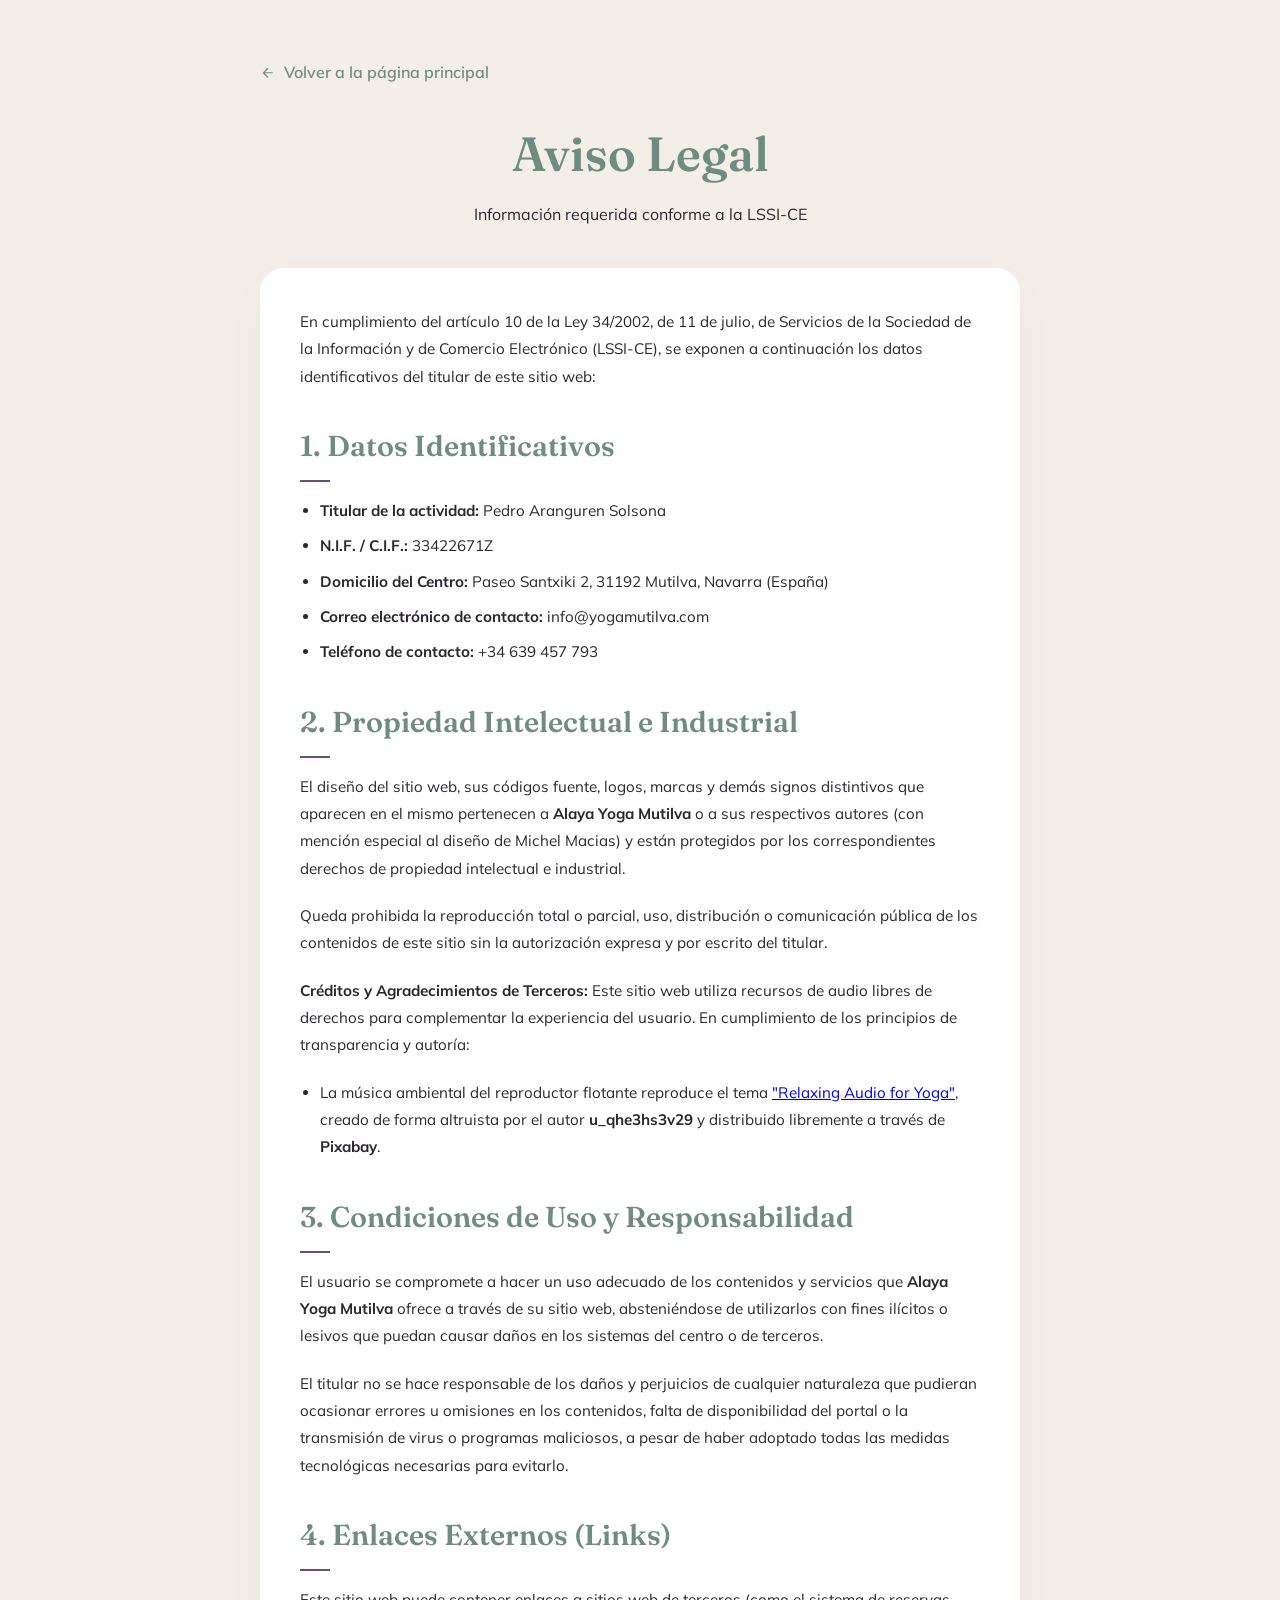
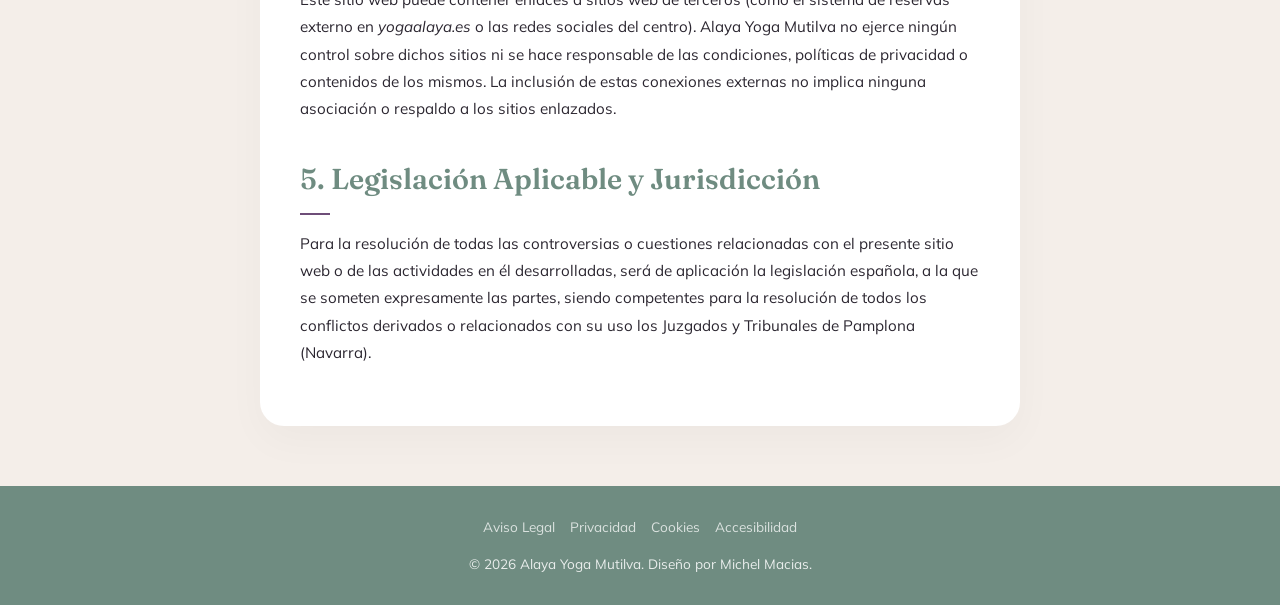
<file: docs/aviso-legal.html>
<!DOCTYPE html>
<html lang="es">
<head>
    <meta charset="UTF-8">
    <meta name="viewport" content="width=device-width, initial-scale=1.0">
    <title>Aviso Legal | Alaya Yoga Mutilva</title>
    <link rel="stylesheet" href="style.css">
    <link rel="icon" href="favicon.ico" sizes="32x32">
    <link rel="icon" href="favicon.png" type="image/png" sizes="192x192">
    <link rel="apple-touch-icon" href="apple-touch-icon.png">
    <link rel="preconnect" href="https://fonts.googleapis.com">
    <link rel="preconnect" href="https://fonts.gstatic.com" crossorigin>
    <link href="https://fonts.googleapis.com/css2?family=Fraunces:ital,opsz,wght@0,9..144,300;0,9..144,400;0,9..144,500;1,9..144,300;1,9..144,400&family=Mulish:wght@400;500;600;700&display=swap" rel="stylesheet">
    <style>
        .legal-container {
            max-width: 800px;
            margin: 60px auto 60px;
            padding: 0 20px;
            font-family: var(--sans);
            color: var(--text);
        }
        .legal-header {
            text-align: center;
            margin-bottom: 40px;
        }
        .legal-header h1 {
            font-family: var(--serif);
            font-size: 3rem;
            color: var(--contrast);
            margin-bottom: 10px;
        }
        .legal-content {
            background: var(--white);
            padding: 40px;
            border-radius: 24px;
            box-shadow: 0 15px 40px rgba(0,0,0,0.03);
            line-height: 1.8;
            font-size: 0.95rem;
        }
        .legal-content h2 {
            font-family: var(--serif);
            font-size: 1.8rem;
            color: var(--contrast);
            margin-top: 30px;
            margin-bottom: 15px;
            text-align: left;
        }
        .legal-content h2::after {
            content: '';
            display: block;
            width: 30px;
            height: 2px;
            background: var(--primary);
            margin: 8px 0 0 0;
        }
        .legal-content p {
            margin-bottom: 20px;
        }
        .legal-content ul {
            margin-bottom: 20px;
            padding-left: 20px;
        }
        .legal-content li {
            margin-bottom: 8px;
        }
        .back-home {
            display: inline-flex;
            align-items: center;
            gap: 8px;
            text-decoration: none;
            color: var(--contrast);
            font-weight: 600;
            margin-bottom: 30px;
            transition: color 0.3s ease;
        }
        .back-home:hover {
            color: var(--primary);
        }
        @media (max-width: 768px) {
            .legal-container {
                margin-top: 40px;
            }
            .legal-content {
                padding: 25px;
            }
            .legal-header h1 {
                font-size: 2.2rem;
            }
        }
    </style>
</head>
<body>
    <main class="legal-container">
        <a href="index.html" class="back-home" aria-label="Volver a la página de inicio">
            <svg viewBox="0 0 24 24" width="16" height="16" fill="currentColor" style="transform: rotate(180deg);"><path d="M5 13h11.86l-5.43 5.43 1.42 1.42L20.14 12l-7.29-7.29-1.42 1.42 5.43 5.43H5v2z"/></svg>
            Volver a la página principal
        </a>
        
        <div class="legal-header">
            <h1>Aviso Legal</h1>
            <p>Información requerida conforme a la LSSI-CE</p>
        </div>

        <article class="legal-content">
            <p>En cumplimiento del artículo 10 de la Ley 34/2002, de 11 de julio, de Servicios de la Sociedad de la Información y de Comercio Electrónico (LSSI-CE), se exponen a continuación los datos identificativos del titular de este sitio web:</p>

            <h2>1. Datos Identificativos</h2>
            <ul>
                <li><strong>Titular de la actividad:</strong> Pedro Aranguren Solsona</li>
                <li><strong>N.I.F. / C.I.F.:</strong> 33422671Z</li>
                <li><strong>Domicilio del Centro:</strong> Paseo Santxiki 2, 31192 Mutilva, Navarra (España)</li>
                <li><strong>Correo electrónico de contacto:</strong> info@yogamutilva.com</li>
                <li><strong>Teléfono de contacto:</strong> +34 639 457 793</li>
            </ul>

            <h2>2. Propiedad Intelectual e Industrial</h2>
            <p>El diseño del sitio web, sus códigos fuente, logos, marcas y demás signos distintivos que aparecen en el mismo pertenecen a <strong>Alaya Yoga Mutilva</strong> o a sus respectivos autores (con mención especial al diseño de Michel Macias) y están protegidos por los correspondientes derechos de propiedad intelectual e industrial.</p>
            <p>Queda prohibida la reproducción total o parcial, uso, distribución o comunicación pública de los contenidos de este sitio sin la autorización expresa y por escrito del titular.</p>
            <p><strong>Créditos y Agradecimientos de Terceros:</strong> Este sitio web utiliza recursos de audio libres de derechos para complementar la experiencia del usuario. En cumplimiento de los principios de transparencia y autoría:</p>
            <ul>
                <li>La música ambiental del reproductor flotante reproduce el tema <a href="https://pixabay.com/es/music/meditaci%C3%B3n-espiritual-relaxing-audio-for-yoga-hombre_en_posici%C3%B3n_de_loto-131673/" target="_blank" rel="noopener">"Relaxing Audio for Yoga"</a>, creado de forma altruista por el autor <strong>u_qhe3hs3v29</strong> y distribuido libremente a través de <strong>Pixabay</strong>.</li>
            </ul>

            <h2>3. Condiciones de Uso y Responsabilidad</h2>
            <p>El usuario se compromete a hacer un uso adecuado de los contenidos y servicios que <strong>Alaya Yoga Mutilva</strong> ofrece a través de su sitio web, absteniéndose de utilizarlos con fines ilícitos o lesivos que puedan causar daños en los sistemas del centro o de terceros.</p>
            <p>El titular no se hace responsable de los daños y perjuicios de cualquier naturaleza que pudieran ocasionar errores u omisiones en los contenidos, falta de disponibilidad del portal o la transmisión de virus o programas maliciosos, a pesar de haber adoptado todas las medidas tecnológicas necesarias para evitarlo.</p>

            <h2>4. Enlaces Externos (Links)</h2>
            <p>Este sitio web puede contener enlaces a sitios web de terceros (como el sistema de reservas externo en <em>yogaalaya.es</em> o las redes sociales del centro). Alaya Yoga Mutilva no ejerce ningún control sobre dichos sitios ni se hace responsable de las condiciones, políticas de privacidad o contenidos de los mismos. La inclusión de estas conexiones externas no implica ninguna asociación o respaldo a los sitios enlazados.</p>

            <h2>5. Legislación Aplicable y Jurisdicción</h2>
            <p>Para la resolución de todas las controversias o cuestiones relacionadas con el presente sitio web o de las actividades en él desarrolladas, será de aplicación la legislación española, a la que se someten expresamente las partes, siendo competentes para la resolución de todos los conflictos derivados o relacionados con su uso los Juzgados y Tribunales de Pamplona (Navarra).</p>
        </article>
    </main>

    <footer style="padding: 30px 20px; text-align: center; background: var(--contrast); color: var(--white); margin-top: 60px;">
        <div style="margin-bottom: 15px; font-size: 0.85rem; opacity: 0.75; display: flex; justify-content: center; gap: 15px; flex-wrap: wrap;">
            <a href="aviso-legal.html" style="color: var(--white); text-decoration: none;">Aviso Legal</a>
            <a href="politica-privacidad.html" style="color: var(--white); text-decoration: none;">Privacidad</a>
            <a href="politica-cookies.html" style="color: var(--white); text-decoration: none;">Cookies</a>
            <a href="declaracion-accesibilidad.html" style="color: var(--white); text-decoration: none;">Accesibilidad</a>
        </div>
        <p class="copyright" style="font-size: 0.85rem; opacity: 0.85;">&copy; 2026 Alaya Yoga Mutilva. Diseño por Michel Macias.</p>
    </footer>
</body>
</html>
</file>
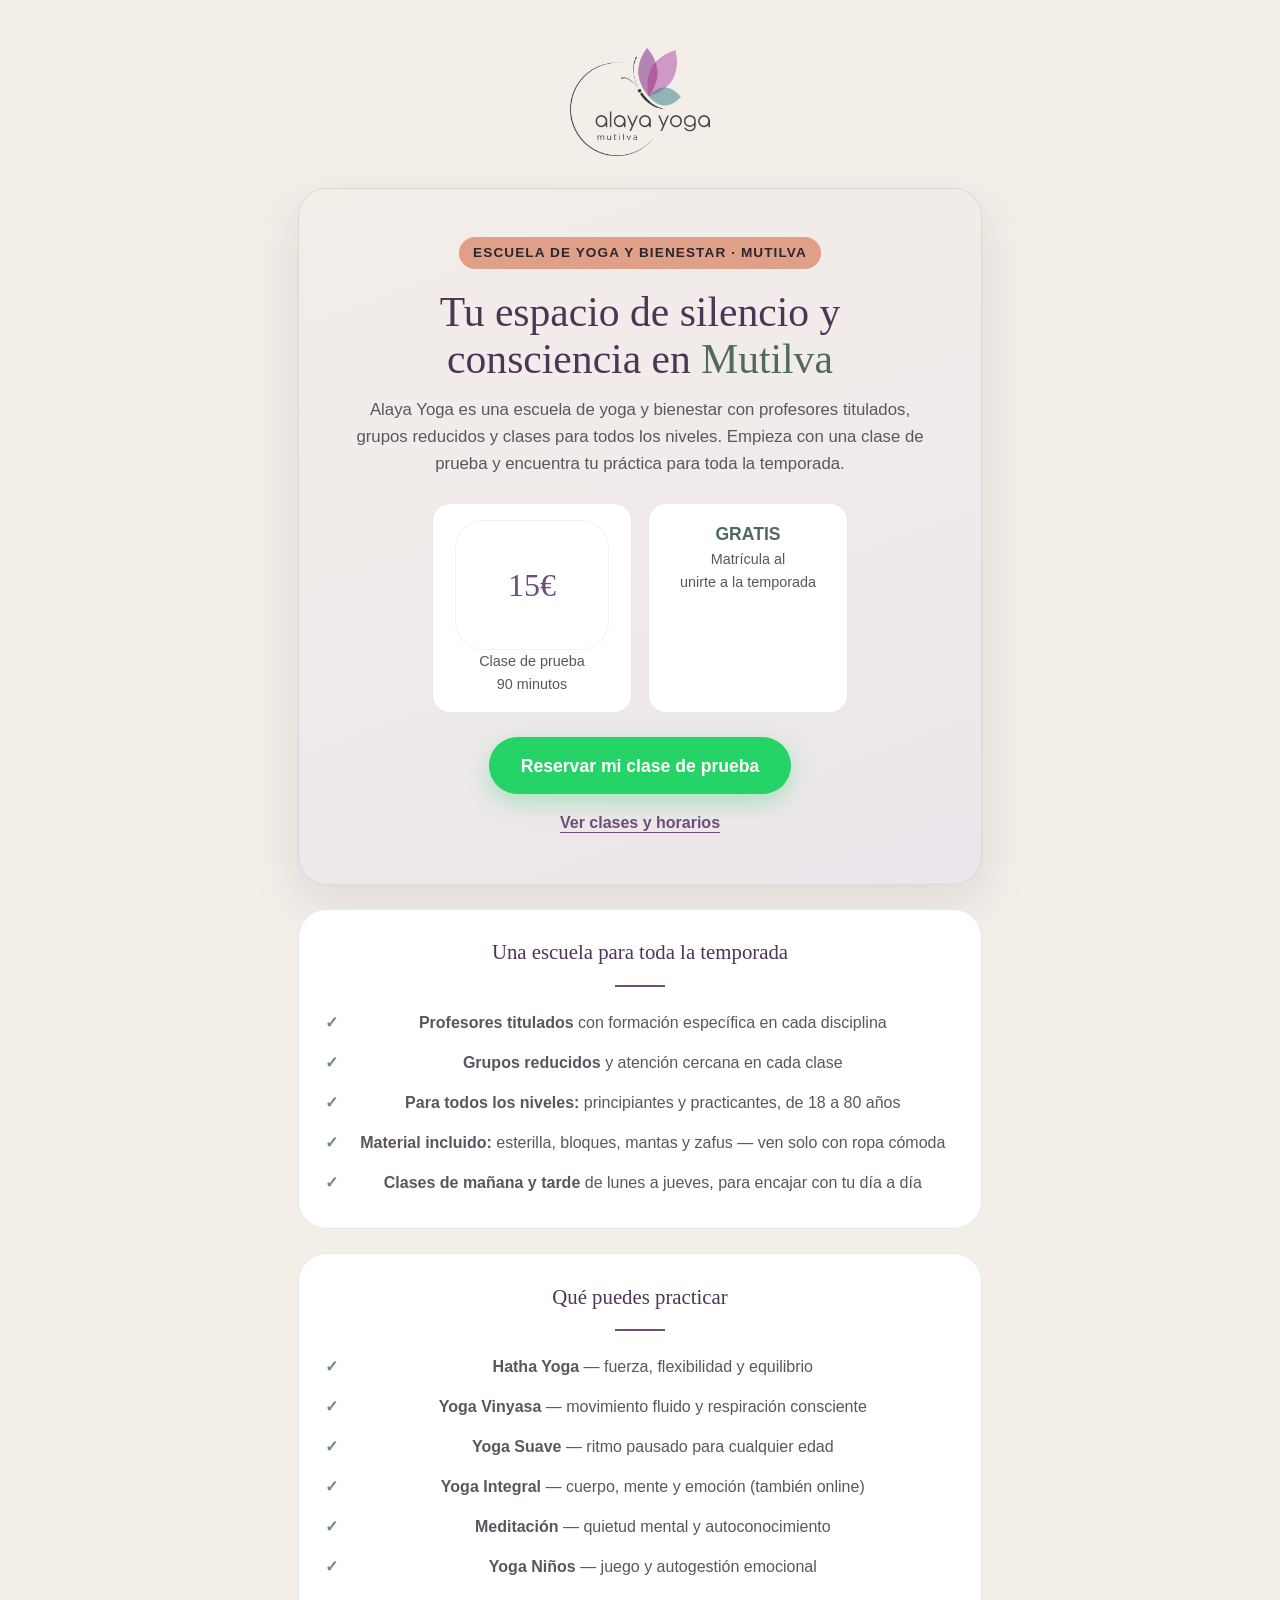
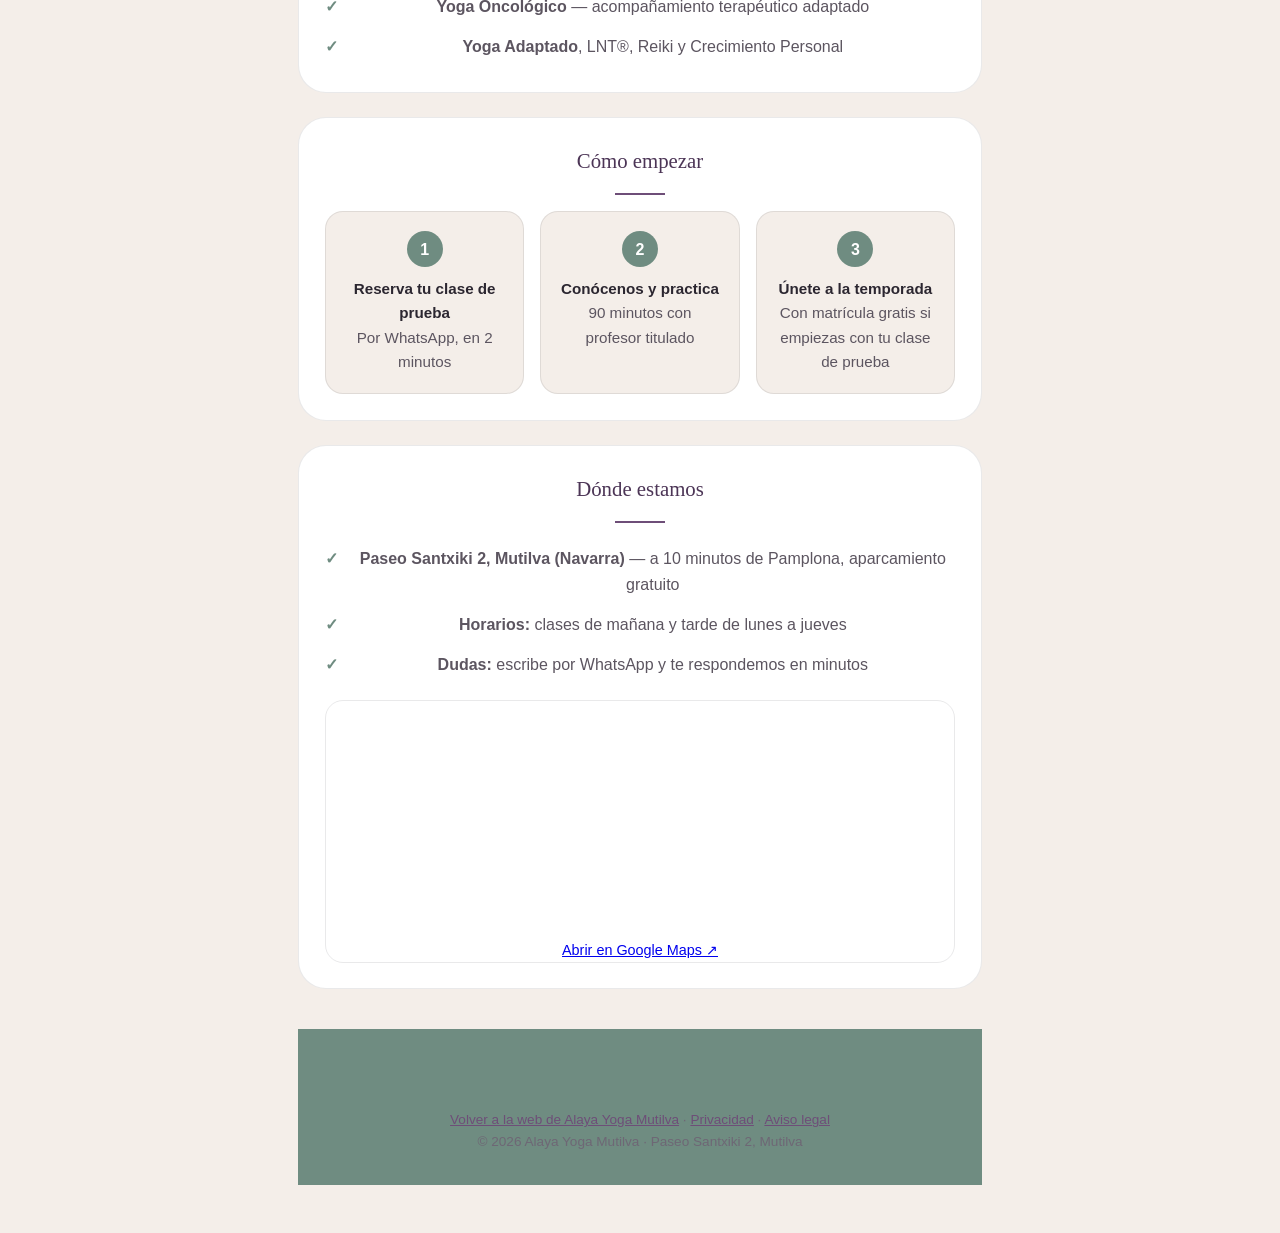
<file: docs/clase-prueba.html>
<!DOCTYPE html>
<html lang="es">
<head>
    <meta charset="UTF-8">
    <meta name="viewport" content="width=device-width, initial-scale=1.0">
    <title>Alaya Yoga Mutilva | Escuela de Yoga y Bienestar — Clase de prueba 15€</title>
    <meta name="description" content="Alaya Yoga Mutilva: escuela de yoga y bienestar en Mutilva (Navarra). Hatha Yoga, Yoga Suave, Integral, Meditación, Yoga Niños y más. Clase de prueba 90 min por 15€. Únete a la temporada.">
    <meta name="robots" content="index, follow">
    <link rel="icon" href="favicon.ico" sizes="32x32">
    <link rel="icon" href="favicon.png" type="image/png" sizes="192x192">
    <link rel="apple-touch-icon" href="apple-touch-icon.png">
    <link rel="canonical" href="https://www.yogamutilva.com/clase-prueba.html">
    <meta property="og:type" content="website">
    <meta property="og:title" content="Alaya Yoga Mutilva | Escuela de Yoga y Bienestar">
    <meta property="og:description" content="Tu espacio de yoga y bienestar en Mutilva. Clase de prueba 90 min por 15€. Profesores titulados, grupos reducidos, todos los niveles.">
    <meta property="og:url" content="https://www.yogamutilva.com/clase-prueba.html">
    <meta property="og:image" content="https://www.yogamutilva.com/assets/img/escuela1.webp">
    <meta property="og:locale" content="es_ES">
    <meta property="og:site_name" content="Alaya Yoga Mutilva">
    <meta name="twitter:card" content="summary_large_image">
    <meta name="twitter:title" content="Alaya Yoga Mutilva | Escuela de Yoga y Bienestar">
    <meta name="twitter:description" content="Tu espacio de yoga y bienestar en Mutilva. Clase de prueba 90 min por 15€.">
    <meta name="twitter:image" content="https://www.yogamutilva.com/assets/img/escuela1.webp">
    <!-- CSP ampliada para permitir Meta Pixel -->
    <meta http-equiv="Content-Security-Policy" content="default-src 'self'; script-src 'self' https://connect.facebook.net https://www.googletagmanager.com; style-src 'self' 'unsafe-inline' https://fonts.googleapis.com; font-src https://fonts.gstatic.com; img-src 'self' data: https://*.facebook.com https://*.fbcdn.net; connect-src 'self' https://graph.facebook.com; frame-src https://www.google.com https://yogaalaya.es;">
    <link rel="stylesheet" href="style.css?v=1.3.0">
    <link rel="preconnect" href="https://fonts.googleapis.com">
    <link rel="preconnect" href="https://fonts.gstatic.com" crossorigin>
    <link href="https://fonts.googleapis.com/css2?family=Fraunces:ital,opsz,wght@0,9..144,300;0,9..144,400;0,9..144,500;1,9..144,300;1,9..144,400&family=Mulish:wght@400;500;600;700&display=swap" rel="stylesheet">

    <!-- META PIXEL: sustituir PIXEL_ID por el ID real antes de desplegar -->
    <script>
        !function (f, b, e, v, n, t, s) {
            if (f.fbq) return; n = f.fbq = function () {
                n.callMethod ? n.callMethod.apply(n, arguments) : n.queue.push(arguments)
            };
            if (!f._fbq) f._fbq = n; n.push = n; n.loaded = !0; n.version = '2.0';
            n.queue = []; t = b.createElement(e); t.async = !0;
            t.src = v; s = b.getElementsByTagName(e)[0]; s.parentNode.insertBefore(t, s)
        }(window, document, 'script',
            'https://connect.facebook.net/en_US/fbevents.js');
        fbq('init', 'PIXEL_ID');
        fbq('track', 'PageView');
        fbq('track', 'ViewContent', { content_name: 'Clase de prueba 15€ Alaya Yoga Mutilva' });
    </script>
    <noscript><img height="1" width="1" style="display:none"
        src="https://www.facebook.com/tr?id=PIXEL_ID&ev=PageView&noscript=1" /></noscript>

    <style>
        /* === Landing de captación: Alaya Yoga Mutilva === */
        .landing {
            max-width: 760px;
            margin: 0 auto;
            padding: clamp(1.5rem, 4vw, 3rem) var(--pad);
        }
        .landing-logo {
            text-align: center;
            margin-bottom: 1.5rem;
        }
        .landing-logo img { width: 140px; height: auto; }
        .landing-hero {
            text-align: center;
            background: linear-gradient(160deg, var(--bone), var(--bone-2));
            border: 1px solid var(--line);
            border-radius: var(--radius-lg);
            padding: clamp(1.8rem, 5vw, 3rem);
            box-shadow: var(--shadow);
        }
        .landing-hero .tag {
            display: inline-block;
            background: var(--dusk);
            color: var(--ink);
            font-weight: 700;
            font-size: 0.85rem;
            letter-spacing: 0.08em;
            text-transform: uppercase;
            padding: 0.35rem 0.9rem;
            border-radius: 999px;
            margin-bottom: 1.2rem;
        }
        .landing-hero h1 {
            font-family: var(--serif);
            font-weight: 400;
            font-size: clamp(1.7rem, 5vw, 2.6rem);
            line-height: 1.15;
            color: var(--plum-deep);
            margin-bottom: 0.8rem;
        }
        .landing-hero h1 strong { font-weight: 500; color: var(--sage-deep); }
        .landing-hero .sub {
            font-size: 1.05rem;
            color: var(--ink-soft);
            margin-bottom: 1.6rem;
        }
        .landing-offer {
            display: flex;
            flex-wrap: wrap;
            gap: 1rem;
            justify-content: center;
            margin: 1.5rem 0;
        }
        .offer-card {
            background: var(--paper);
            border: 1px solid var(--line);
            border-radius: var(--radius);
            padding: 1rem 1.4rem;
            min-width: 200px;
            text-align: center;
        }
        .offer-card .price { font-family: var(--serif); font-size: 2rem; color: var(--plum); font-weight: 500; }
        .offer-card .what { font-size: 0.9rem; color: var(--ink-soft); }
        .offer-card .free { font-size: 1.1rem; font-weight: 700; color: var(--sage-deep); }
        .cta-wa {
            display: inline-block;
            background: var(--whatsapp);
            color: #fff;
            font-weight: 700;
            font-size: 1.1rem;
            padding: 0.9rem 2rem;
            border-radius: 999px;
            text-decoration: none;
            box-shadow: 0 8px 24px rgba(37, 211, 102, 0.35);
            transition: transform 0.2s var(--ease), box-shadow 0.2s var(--ease);
        }
        .cta-wa:hover { transform: translateY(-2px); box-shadow: 0 12px 30px rgba(37, 211, 102, 0.45); }
        .cta-secondary {
            display: inline-block;
            margin-top: 1rem;
            color: var(--plum);
            font-weight: 600;
            text-decoration: underline;
            text-underline-offset: 4px;
        }
        .landing-proof, .landing-info, .landing-steps {
            background: var(--paper);
            border: 1px solid var(--line);
            border-radius: var(--radius-lg);
            padding: 1.6rem;
            margin-top: 1.5rem;
        }
        .landing-proof h2, .landing-info h2, .landing-steps h2 {
            font-family: var(--serif);
            font-weight: 400;
            font-size: 1.3rem;
            color: var(--plum-deep);
            margin-bottom: 0.8rem;
        }
        .landing-proof ul, .landing-info ul { list-style: none; }
        .landing-proof li, .landing-info li {
            padding: 0.45rem 0 0.45rem 1.6rem;
            position: relative;
            color: var(--ink-soft);
        }
        .landing-proof li::before, .landing-info li::before {
            content: "✓";
            position: absolute;
            left: 0;
            color: var(--sage);
            font-weight: 700;
        }
        .steps-grid {
            display: grid;
            grid-template-columns: repeat(auto-fit, minmax(180px, 1fr));
            gap: 1rem;
            margin-top: 1rem;
        }
        .step {
            background: var(--bone);
            border: 1px solid var(--line);
            border-radius: var(--radius);
            padding: 1.2rem;
            text-align: center;
        }
        .step .num {
            display: inline-flex;
            align-items: center;
            justify-content: center;
            width: 36px; height: 36px;
            border-radius: 50%;
            background: var(--sage);
            color: #fff;
            font-weight: 700;
            margin-bottom: 0.6rem;
        }
        .step p { font-size: 0.95rem; color: var(--ink-soft); }
        .step strong { color: var(--ink); }
        .landing-info .map {
            margin-top: 1rem;
            border-radius: var(--radius);
            overflow: hidden;
            border: 1px solid var(--line);
        }
        .landing-footer {
            text-align: center;
            margin-top: 2.5rem;
            font-size: 0.85rem;
            color: var(--ink-faint);
        }
        .landing-footer a { color: var(--plum); }
    </style>
</head>
<body>
    <main class="landing">
        <div class="landing-logo">
            <a href="/" aria-label="Ir a la web de Alaya Yoga Mutilva">
                <img src="assets/img/logo.webp" alt="Alaya Yoga Mutilva" width="140" height="70">
            </a>
        </div>

        <section class="landing-hero">
            <span class="tag">Escuela de Yoga y Bienestar · Mutilva</span>
            <h1>Tu espacio de silencio y consciencia en <strong>Mutilva</strong></h1>
            <p class="sub">Alaya Yoga es una escuela de yoga y bienestar con profesores titulados, grupos reducidos y clases para todos los niveles. Empieza con una clase de prueba y encuentra tu práctica para toda la temporada.</p>

            <div class="landing-offer">
                <div class="offer-card">
                    <div class="price">15€</div>
                    <div class="what">Clase de prueba<br>90 minutos</div>
                </div>
                <div class="offer-card">
                    <div class="free">GRATIS</div>
                    <div class="what">Matrícula al<br>unirte a la temporada</div>
                </div>
            </div>

            <a class="cta-wa" href="https://wa.me/34639457793?text=Hola%20Pedro!%20Quiero%20probar%20una%20clase%20en%20Alaya%20Yoga%20Mutilva%20y%20conocer%20la%20escuela."
               target="_blank" rel="noopener">
                Reservar mi clase de prueba
            </a>
            <br>
            <a class="cta-secondary" href="/#reserva">Ver clases y horarios</a>
        </section>

        <section class="landing-proof">
            <h2>Una escuela para toda la temporada</h2>
            <ul>
                <li><strong>Profesores titulados</strong> con formación específica en cada disciplina</li>
                <li><strong>Grupos reducidos</strong> y atención cercana en cada clase</li>
                <li><strong>Para todos los niveles:</strong> principiantes y practicantes, de 18 a 80 años</li>
                <li><strong>Material incluido:</strong> esterilla, bloques, mantas y zafus — ven solo con ropa cómoda</li>
                <li><strong>Clases de mañana y tarde</strong> de lunes a jueves, para encajar con tu día a día</li>
            </ul>
        </section>

        <section class="landing-info">
            <h2>Qué puedes practicar</h2>
            <ul>
                <li><strong>Hatha Yoga</strong> — fuerza, flexibilidad y equilibrio</li>
                <li><strong>Yoga Vinyasa</strong> — movimiento fluido y respiración consciente</li>
                <li><strong>Yoga Suave</strong> — ritmo pausado para cualquier edad</li>
                <li><strong>Yoga Integral</strong> — cuerpo, mente y emoción (también online)</li>
                <li><strong>Meditación</strong> — quietud mental y autoconocimiento</li>
                <li><strong>Yoga Niños</strong> — juego y autogestión emocional</li>
                <li><strong>Yoga Oncológico</strong> — acompañamiento terapéutico adaptado</li>
                <li><strong>Yoga Adaptado</strong>, LNT®, Reiki y Crecimiento Personal</li>
            </ul>
        </section>

        <section class="landing-steps">
            <h2>Cómo empezar</h2>
            <div class="steps-grid">
                <div class="step">
                    <span class="num">1</span>
                    <p><strong>Reserva tu clase de prueba</strong><br>Por WhatsApp, en 2 minutos</p>
                </div>
                <div class="step">
                    <span class="num">2</span>
                    <p><strong>Conócenos y practica</strong><br>90 minutos con profesor titulado</p>
                </div>
                <div class="step">
                    <span class="num">3</span>
                    <p><strong>Únete a la temporada</strong><br>Con matrícula gratis si empiezas con tu clase de prueba</p>
                </div>
            </div>
        </section>

        <section class="landing-info">
            <h2>Dónde estamos</h2>
            <ul>
                <li><strong>Paseo Santxiki 2, Mutilva (Navarra)</strong> — a 10 minutos de Pamplona, aparcamiento gratuito</li>
                <li><strong>Horarios:</strong> clases de mañana y tarde de lunes a jueves</li>
                <li><strong>Dudas:</strong> escribe por WhatsApp y te respondemos en minutos</li>
            </ul>
            <div class="map">
                <iframe
                    src="https://www.google.com/maps?q=Paseo%20Santxiki%202%2C%20Mutilva%2C%20Navarra&output=embed"
                    width="100%" height="220" style="border:0;" loading="lazy"
                    referrerpolicy="no-referrer-when-downgrade" allowfullscreen></iframe>
                <p style="text-align:center; margin-top:0.6rem; font-size:0.9rem;">
                    <a href="https://www.google.com/maps/search/?api=1&query=Paseo+Santxiki+2+Mutilva+Navarra" target="_blank" rel="noopener">Abrir en Google Maps ↗</a>
                </p>
            </div>
        </section>

        <footer class="landing-footer">
            <a href="/">Volver a la web de Alaya Yoga Mutilva</a> · <a href="politica-privacidad.html">Privacidad</a> · <a href="aviso-legal.html">Aviso legal</a><br>
            © 2026 Alaya Yoga Mutilva · Paseo Santxiki 2, Mutilva
        </footer>
    </main>
</body>
</html>
</file>
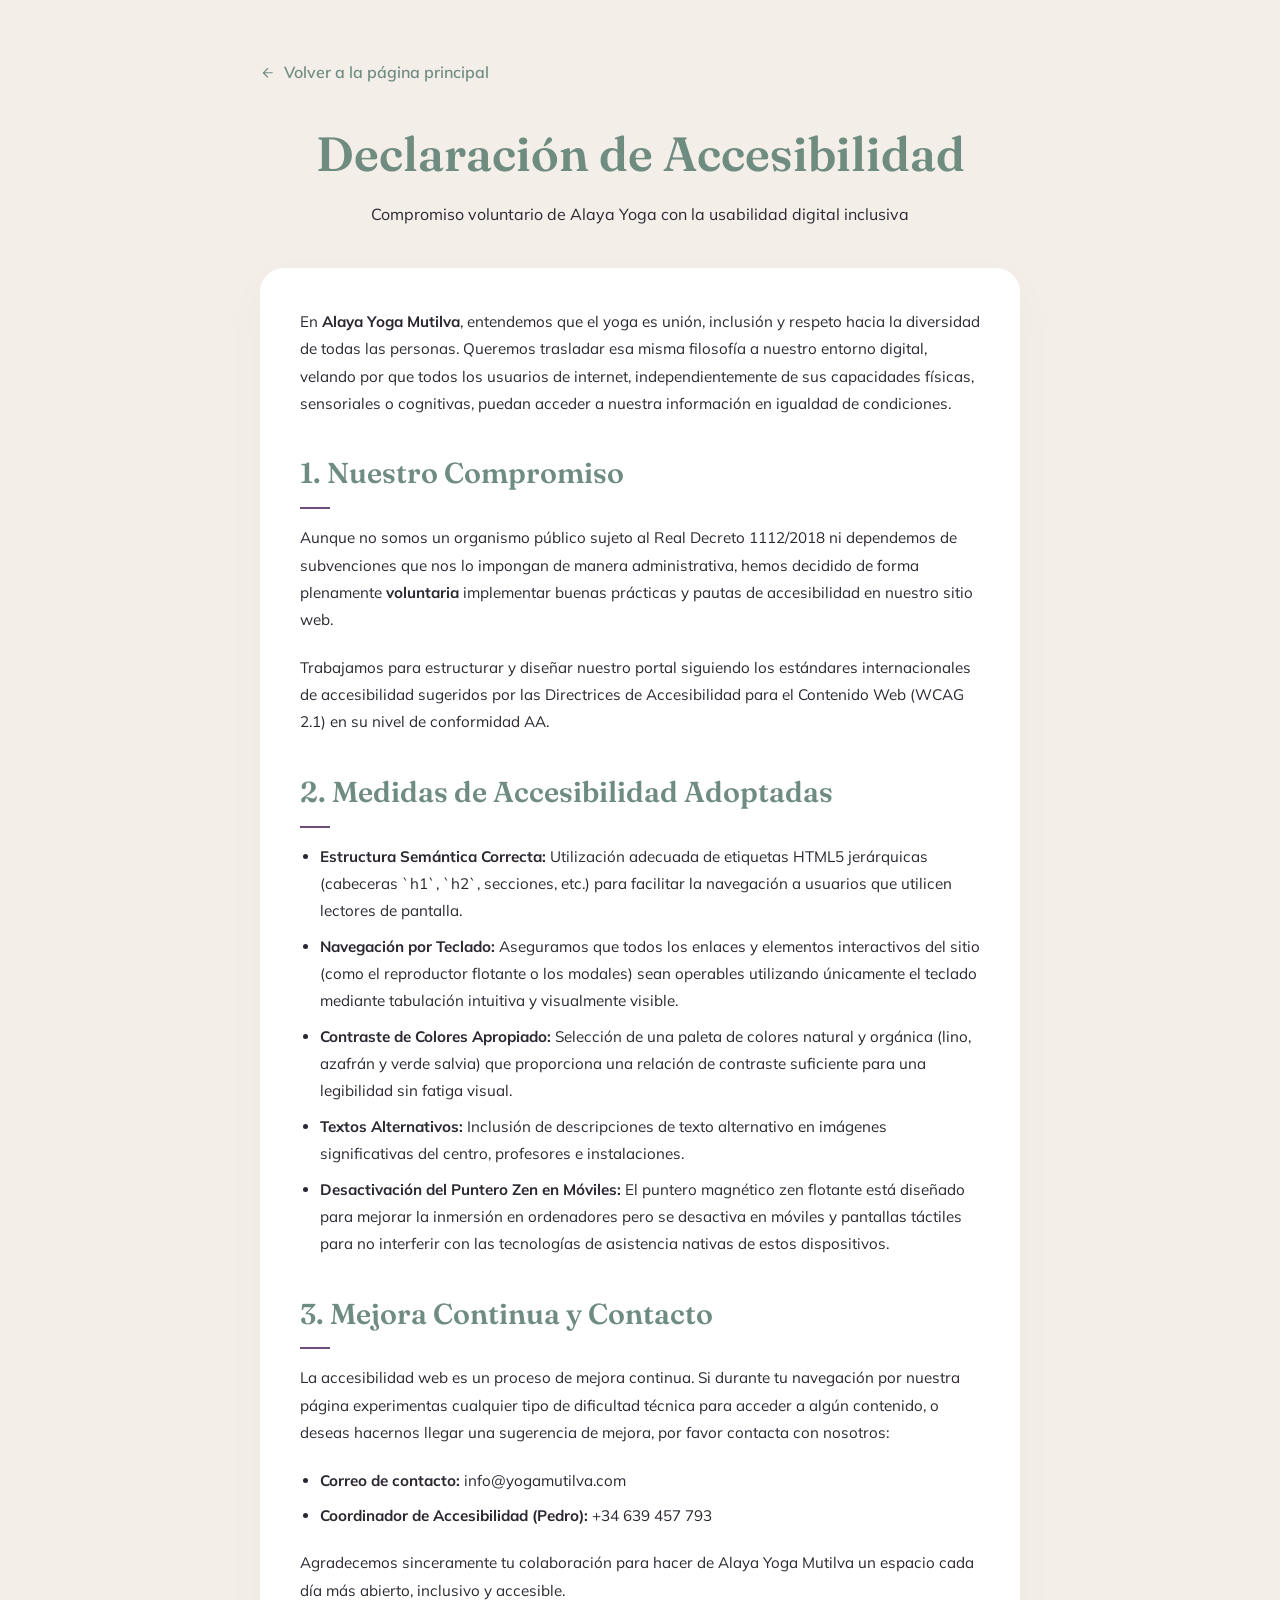
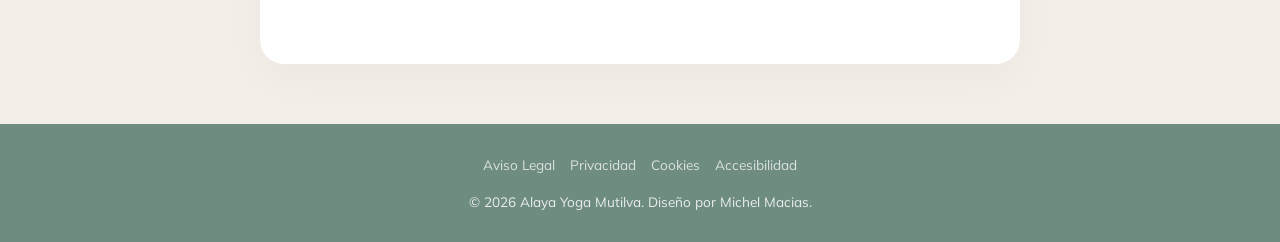
<file: docs/declaracion-accesibilidad.html>
<!DOCTYPE html>
<html lang="es">
<head>
    <meta charset="UTF-8">
    <meta name="viewport" content="width=device-width, initial-scale=1.0">
    <title>Declaración de Accesibilidad | Alaya Yoga Mutilva</title>
    <link rel="stylesheet" href="style.css">
    <link rel="icon" href="favicon.ico" sizes="32x32">
    <link rel="icon" href="favicon.png" type="image/png" sizes="192x192">
    <link rel="apple-touch-icon" href="apple-touch-icon.png">
    <link rel="preconnect" href="https://fonts.googleapis.com">
    <link rel="preconnect" href="https://fonts.gstatic.com" crossorigin>
    <link href="https://fonts.googleapis.com/css2?family=Fraunces:ital,opsz,wght@0,9..144,300;0,9..144,400;0,9..144,500;1,9..144,300;1,9..144,400&family=Mulish:wght@400;500;600;700&display=swap" rel="stylesheet">
    <style>
        .legal-container {
            max-width: 800px;
            margin: 60px auto 60px;
            padding: 0 20px;
            font-family: var(--sans);
            color: var(--text);
        }
        .legal-header {
            text-align: center;
            margin-bottom: 40px;
        }
        .legal-header h1 {
            font-family: var(--serif);
            font-size: 3rem;
            color: var(--contrast);
            margin-bottom: 10px;
        }
        .legal-content {
            background: var(--white);
            padding: 40px;
            border-radius: 24px;
            box-shadow: 0 15px 40px rgba(0,0,0,0.03);
            line-height: 1.8;
            font-size: 0.95rem;
        }
        .legal-content h2 {
            font-family: var(--serif);
            font-size: 1.8rem;
            color: var(--contrast);
            margin-top: 30px;
            margin-bottom: 15px;
            text-align: left;
        }
        .legal-content h2::after {
            content: '';
            display: block;
            width: 30px;
            height: 2px;
            background: var(--primary);
            margin: 8px 0 0 0;
        }
        .legal-content p {
            margin-bottom: 20px;
        }
        .legal-content ul {
            margin-bottom: 20px;
            padding-left: 20px;
        }
        .legal-content li {
            margin-bottom: 8px;
        }
        .back-home {
            display: inline-flex;
            align-items: center;
            gap: 8px;
            text-decoration: none;
            color: var(--contrast);
            font-weight: 600;
            margin-bottom: 30px;
            transition: color 0.3s ease;
        }
        .back-home:hover {
            color: var(--primary);
        }
        @media (max-width: 768px) {
            .legal-container {
                margin-top: 40px;
            }
            .legal-content {
                padding: 25px;
            }
            .legal-header h1 {
                font-size: 2.2rem;
            }
        }
    </style>
</head>
<body>
    <main class="legal-container">
        <a href="index.html" class="back-home" aria-label="Volver a la página de inicio">
            <svg viewBox="0 0 24 24" width="16" height="16" fill="currentColor" style="transform: rotate(180deg);"><path d="M5 13h11.86l-5.43 5.43 1.42 1.42L20.14 12l-7.29-7.29-1.42 1.42 5.43 5.43H5v2z"/></svg>
            Volver a la página principal
        </a>
        
        <div class="legal-header">
            <h1>Declaración de Accesibilidad</h1>
            <p>Compromiso voluntario de Alaya Yoga con la usabilidad digital inclusiva</p>
        </div>

        <article class="legal-content">
            <p>En <strong>Alaya Yoga Mutilva</strong>, entendemos que el yoga es unión, inclusión y respeto hacia la diversidad de todas las personas. Queremos trasladar esa misma filosofía a nuestro entorno digital, velando por que todos los usuarios de internet, independientemente de sus capacidades físicas, sensoriales o cognitivas, puedan acceder a nuestra información en igualdad de condiciones.</p>

            <h2>1. Nuestro Compromiso</h2>
            <p>Aunque no somos un organismo público sujeto al Real Decreto 1112/2018 ni dependemos de subvenciones que nos lo impongan de manera administrativa, hemos decidido de forma plenamente <strong>voluntaria</strong> implementar buenas prácticas y pautas de accesibilidad en nuestro sitio web.</p>
            <p>Trabajamos para estructurar y diseñar nuestro portal siguiendo los estándares internacionales de accesibilidad sugeridos por las Directrices de Accesibilidad para el Contenido Web (WCAG 2.1) en su nivel de conformidad AA.</p>

            <h2>2. Medidas de Accesibilidad Adoptadas</h2>
            <ul>
                <li><strong>Estructura Semántica Correcta:</strong> Utilización adecuada de etiquetas HTML5 jerárquicas (cabeceras `h1`, `h2`, secciones, etc.) para facilitar la navegación a usuarios que utilicen lectores de pantalla.</li>
                <li><strong>Navegación por Teclado:</strong> Aseguramos que todos los enlaces y elementos interactivos del sitio (como el reproductor flotante o los modales) sean operables utilizando únicamente el teclado mediante tabulación intuitiva y visualmente visible.</li>
                <li><strong>Contraste de Colores Apropiado:</strong> Selección de una paleta de colores natural y orgánica (lino, azafrán y verde salvia) que proporciona una relación de contraste suficiente para una legibilidad sin fatiga visual.</li>
                <li><strong>Textos Alternativos:</strong> Inclusión de descripciones de texto alternativo en imágenes significativas del centro, profesores e instalaciones.</li>
                <li><strong>Desactivación del Puntero Zen en Móviles:</strong> El puntero magnético zen flotante está diseñado para mejorar la inmersión en ordenadores pero se desactiva en móviles y pantallas táctiles para no interferir con las tecnologías de asistencia nativas de estos dispositivos.</li>
            </ul>

            <h2>3. Mejora Continua y Contacto</h2>
            <p>La accesibilidad web es un proceso de mejora continua. Si durante tu navegación por nuestra página experimentas cualquier tipo de dificultad técnica para acceder a algún contenido, o deseas hacernos llegar una sugerencia de mejora, por favor contacta con nosotros:</p>
            <ul>
                <li><strong>Correo de contacto:</strong> info@yogamutilva.com</li>
                <li><strong>Coordinador de Accesibilidad (Pedro):</strong> +34 639 457 793</li>
            </ul>
            <p>Agradecemos sinceramente tu colaboración para hacer de Alaya Yoga Mutilva un espacio cada día más abierto, inclusivo y accesible.</p>
        </article>
    </main>

    <footer style="padding: 30px 20px; text-align: center; background: var(--contrast); color: var(--white); margin-top: 60px;">
        <div style="margin-bottom: 15px; font-size: 0.85rem; opacity: 0.75; display: flex; justify-content: center; gap: 15px; flex-wrap: wrap;">
            <a href="aviso-legal.html" style="color: var(--white); text-decoration: none;">Aviso Legal</a>
            <a href="politica-privacidad.html" style="color: var(--white); text-decoration: none;">Privacidad</a>
            <a href="politica-cookies.html" style="color: var(--white); text-decoration: none;">Cookies</a>
            <a href="declaracion-accesibilidad.html" style="color: var(--white); text-decoration: none;">Accesibilidad</a>
        </div>
        <p class="copyright" style="font-size: 0.85rem; opacity: 0.85;">&copy; 2026 Alaya Yoga Mutilva. Diseño por Michel Macias.</p>
    </footer>
</body>
</html>
</file>
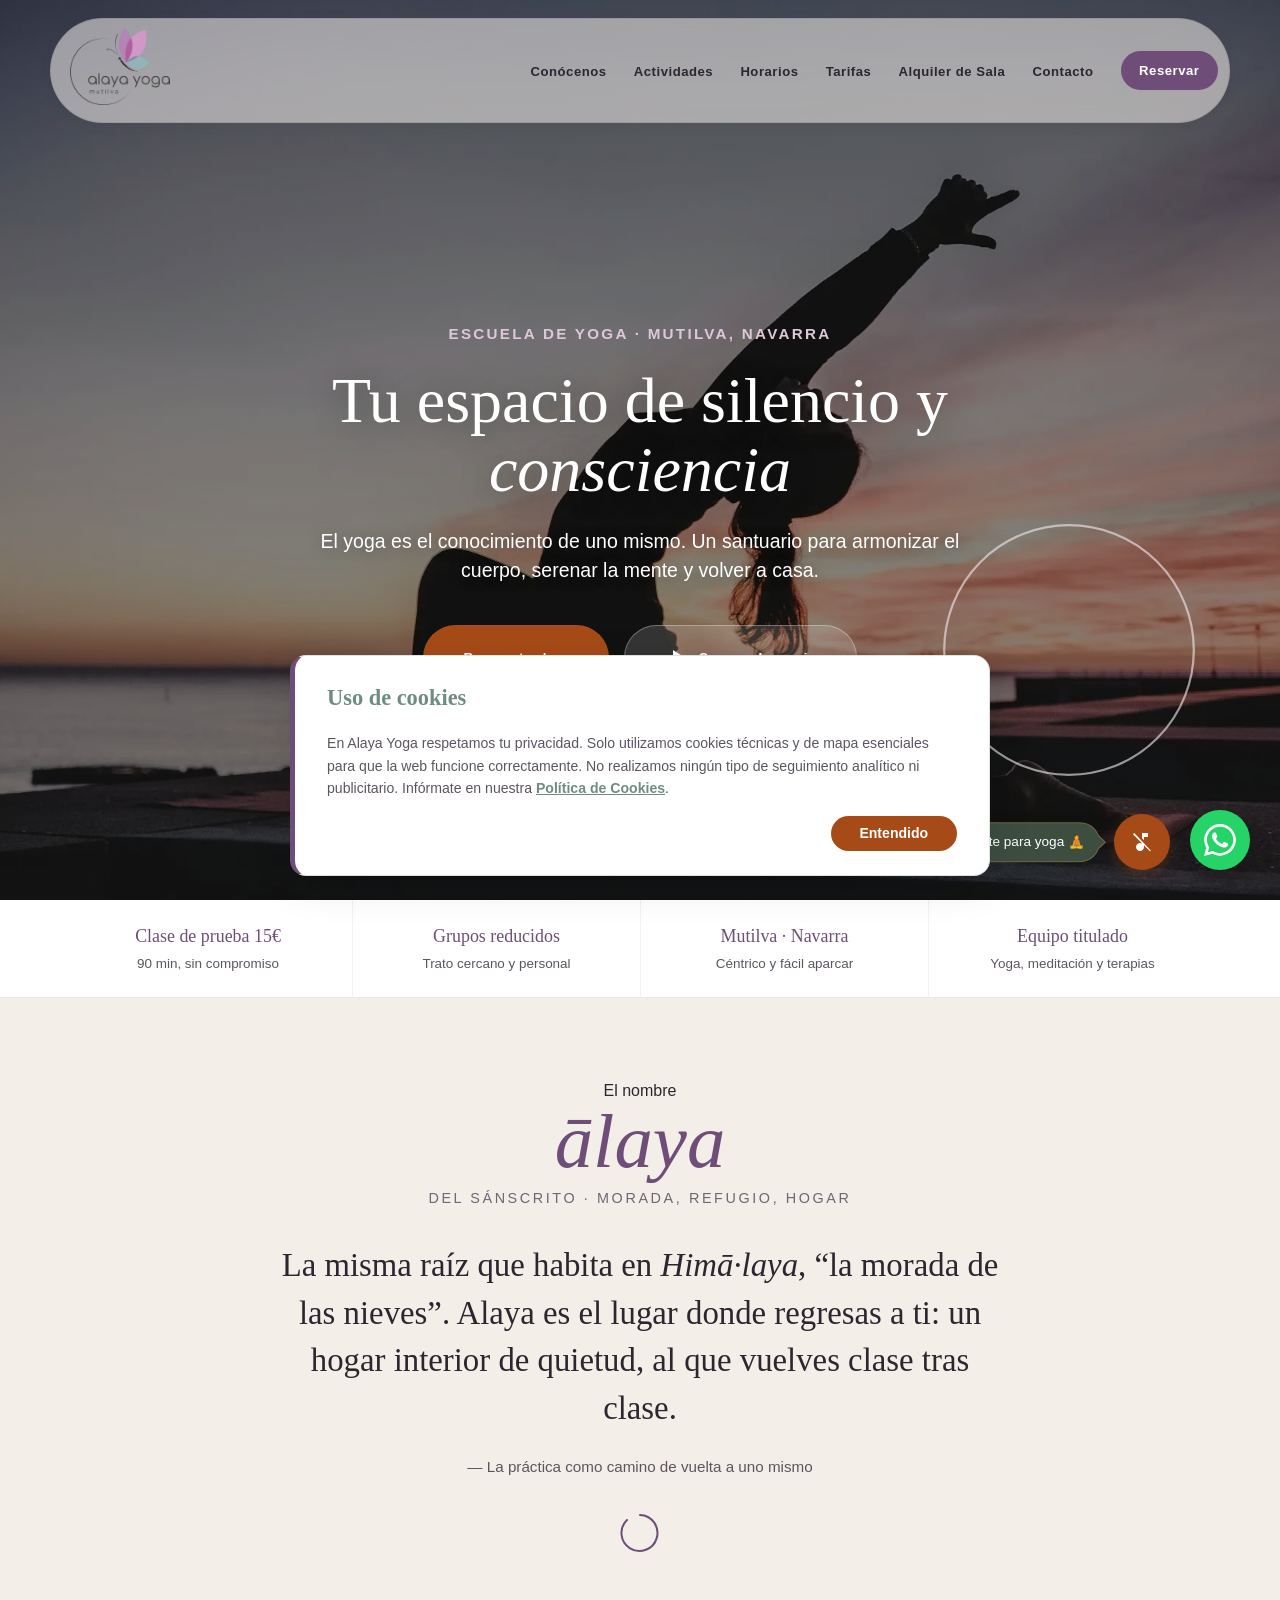
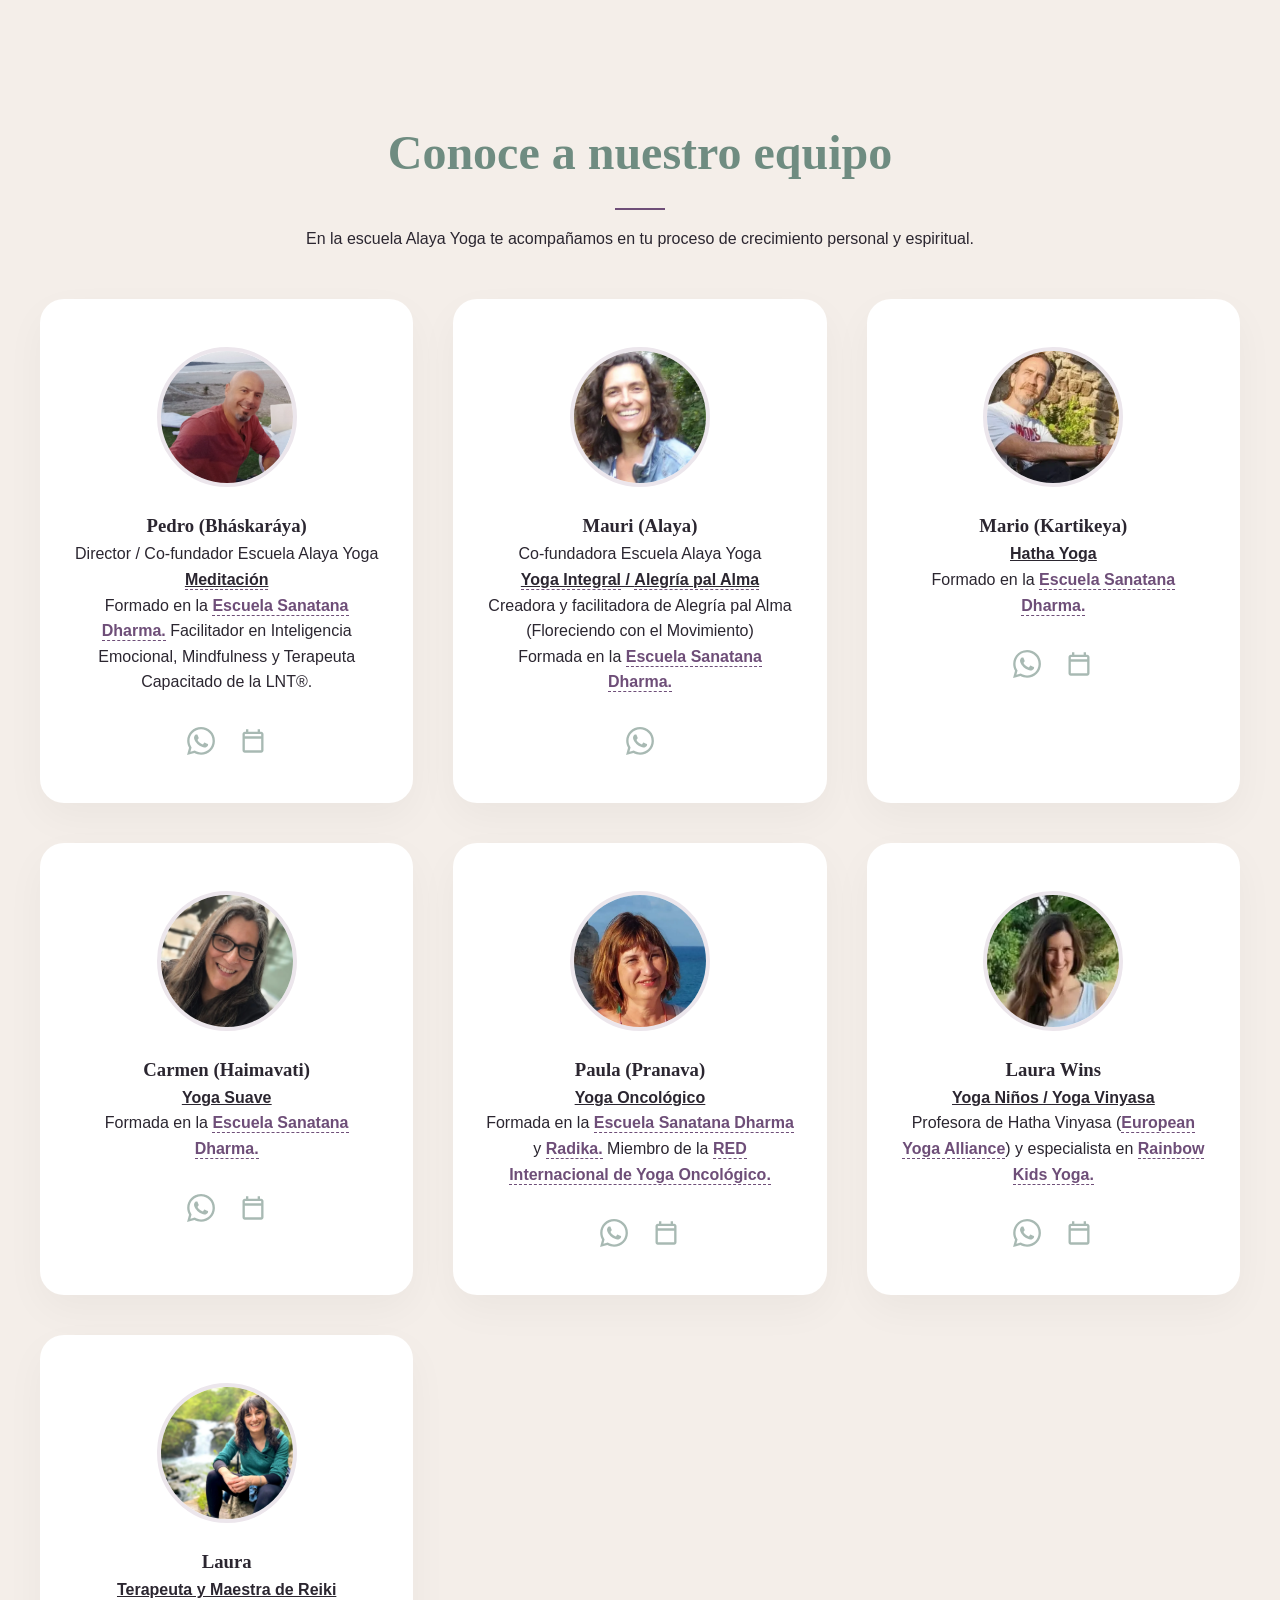
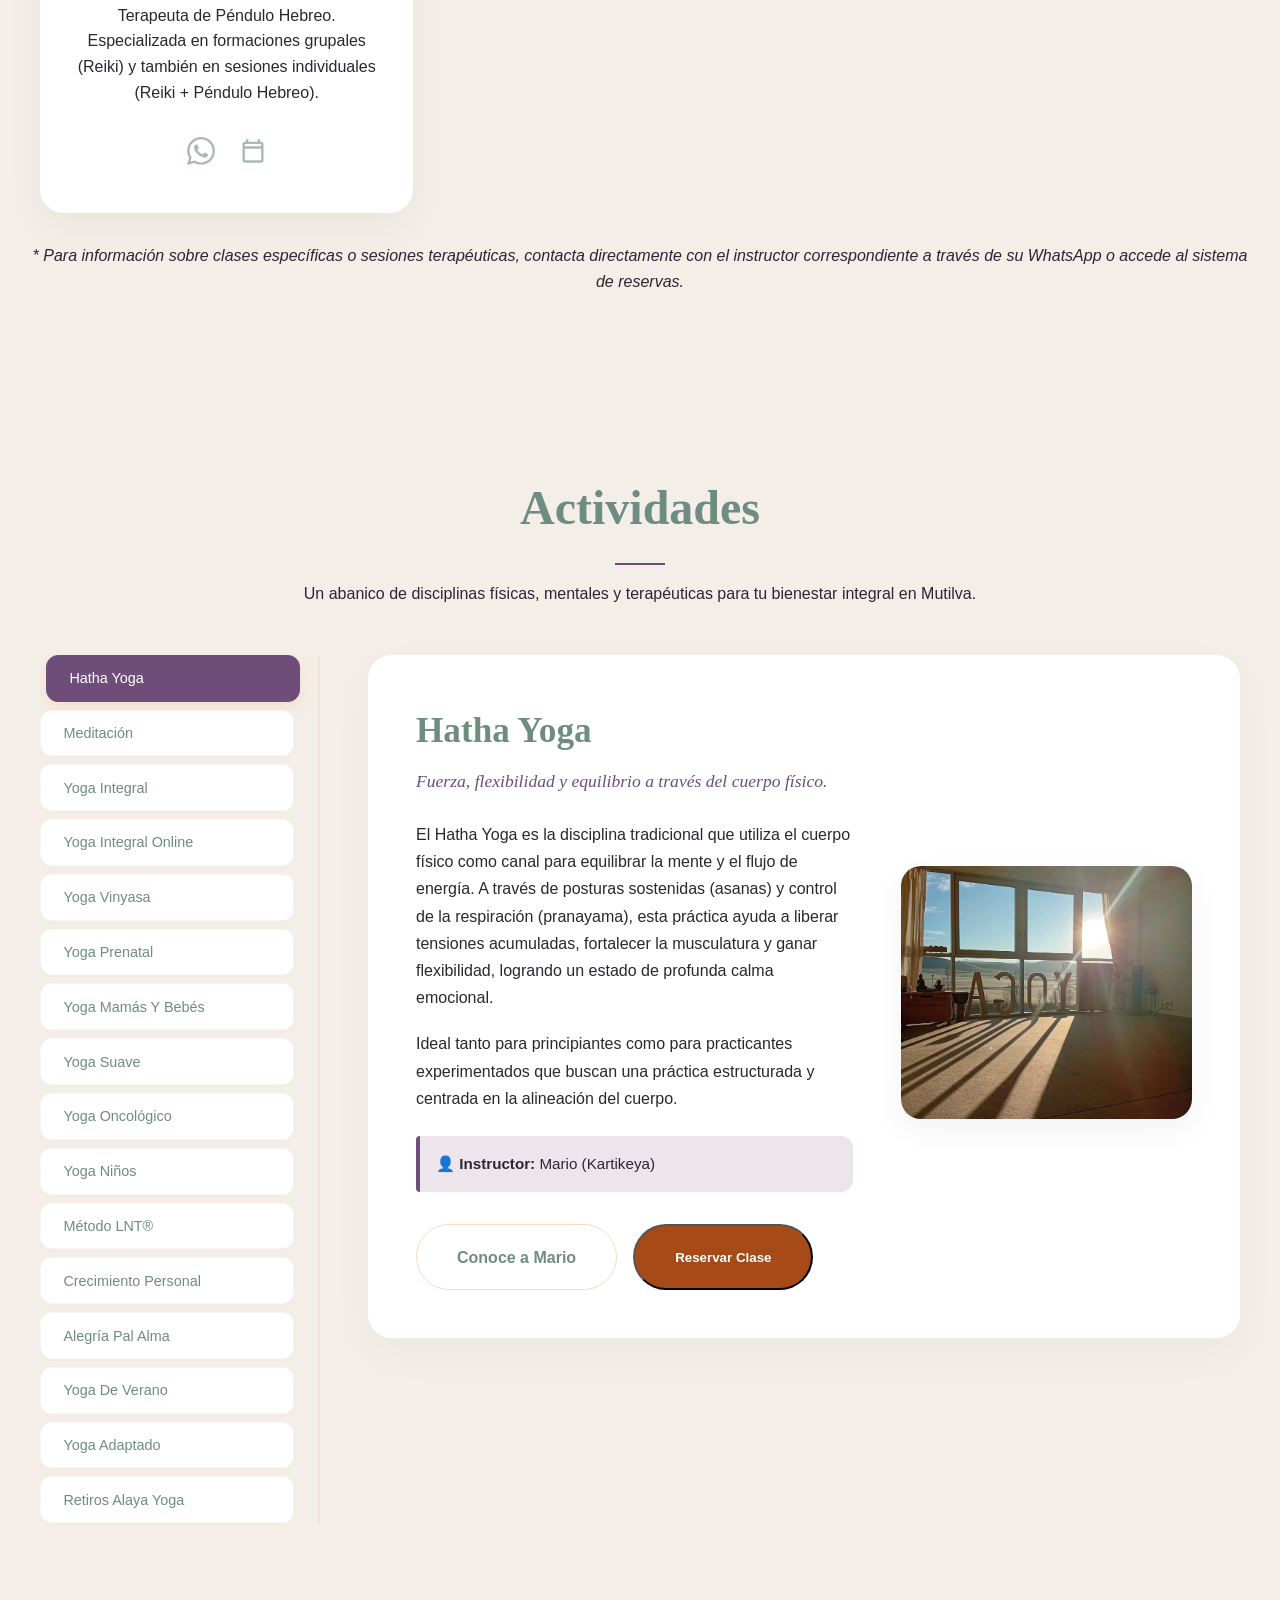
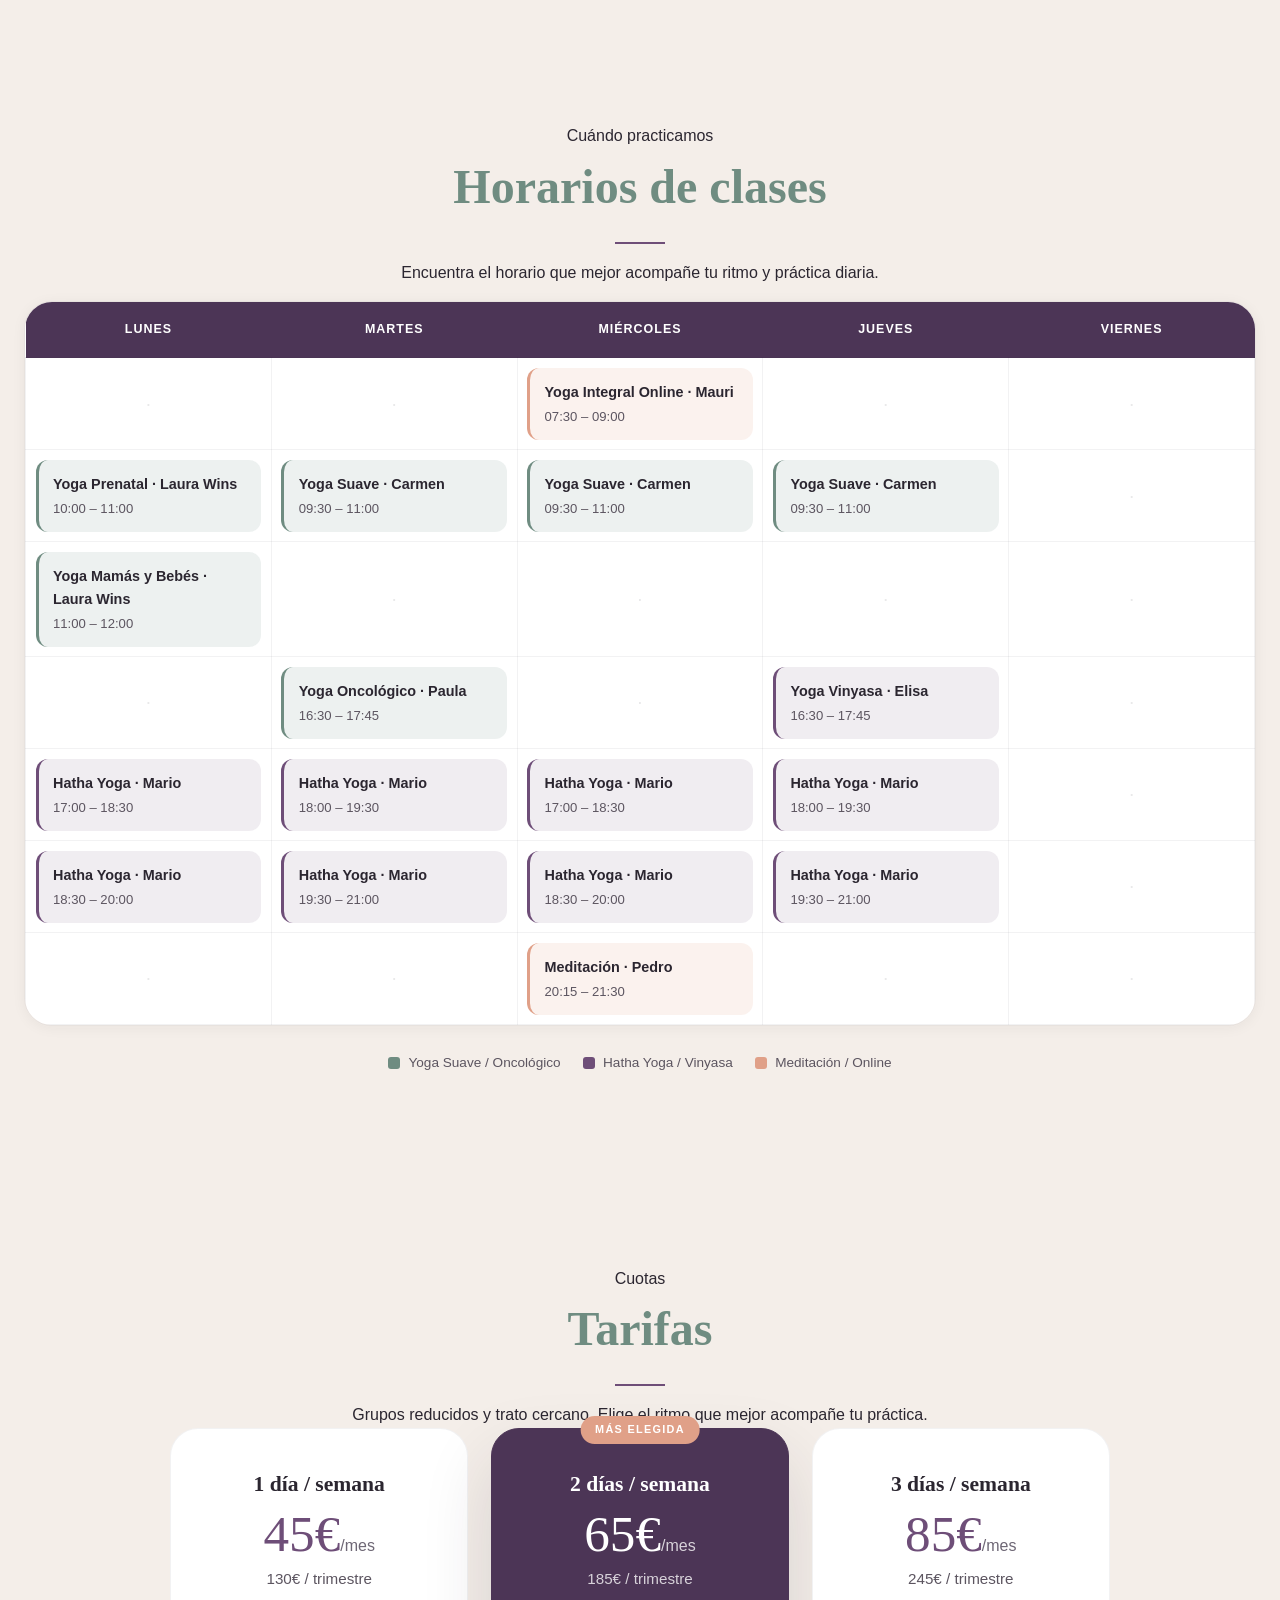
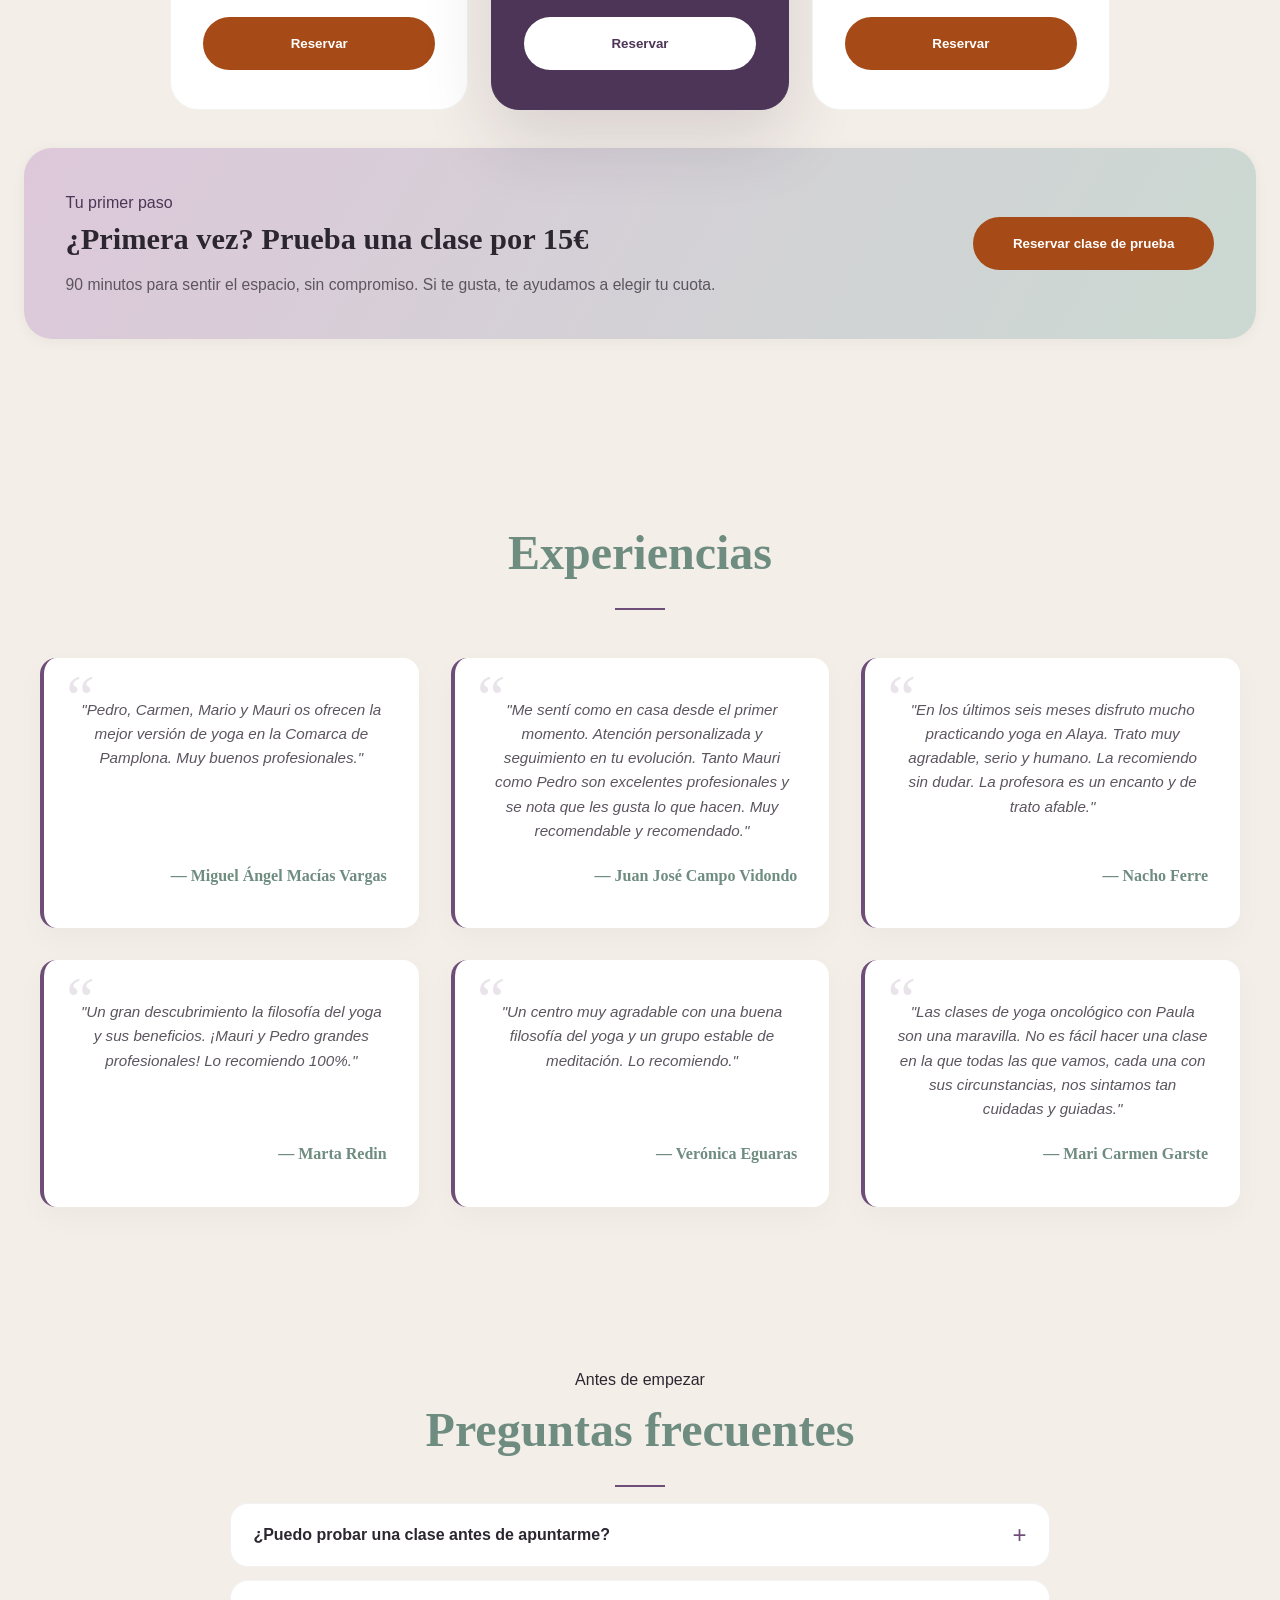
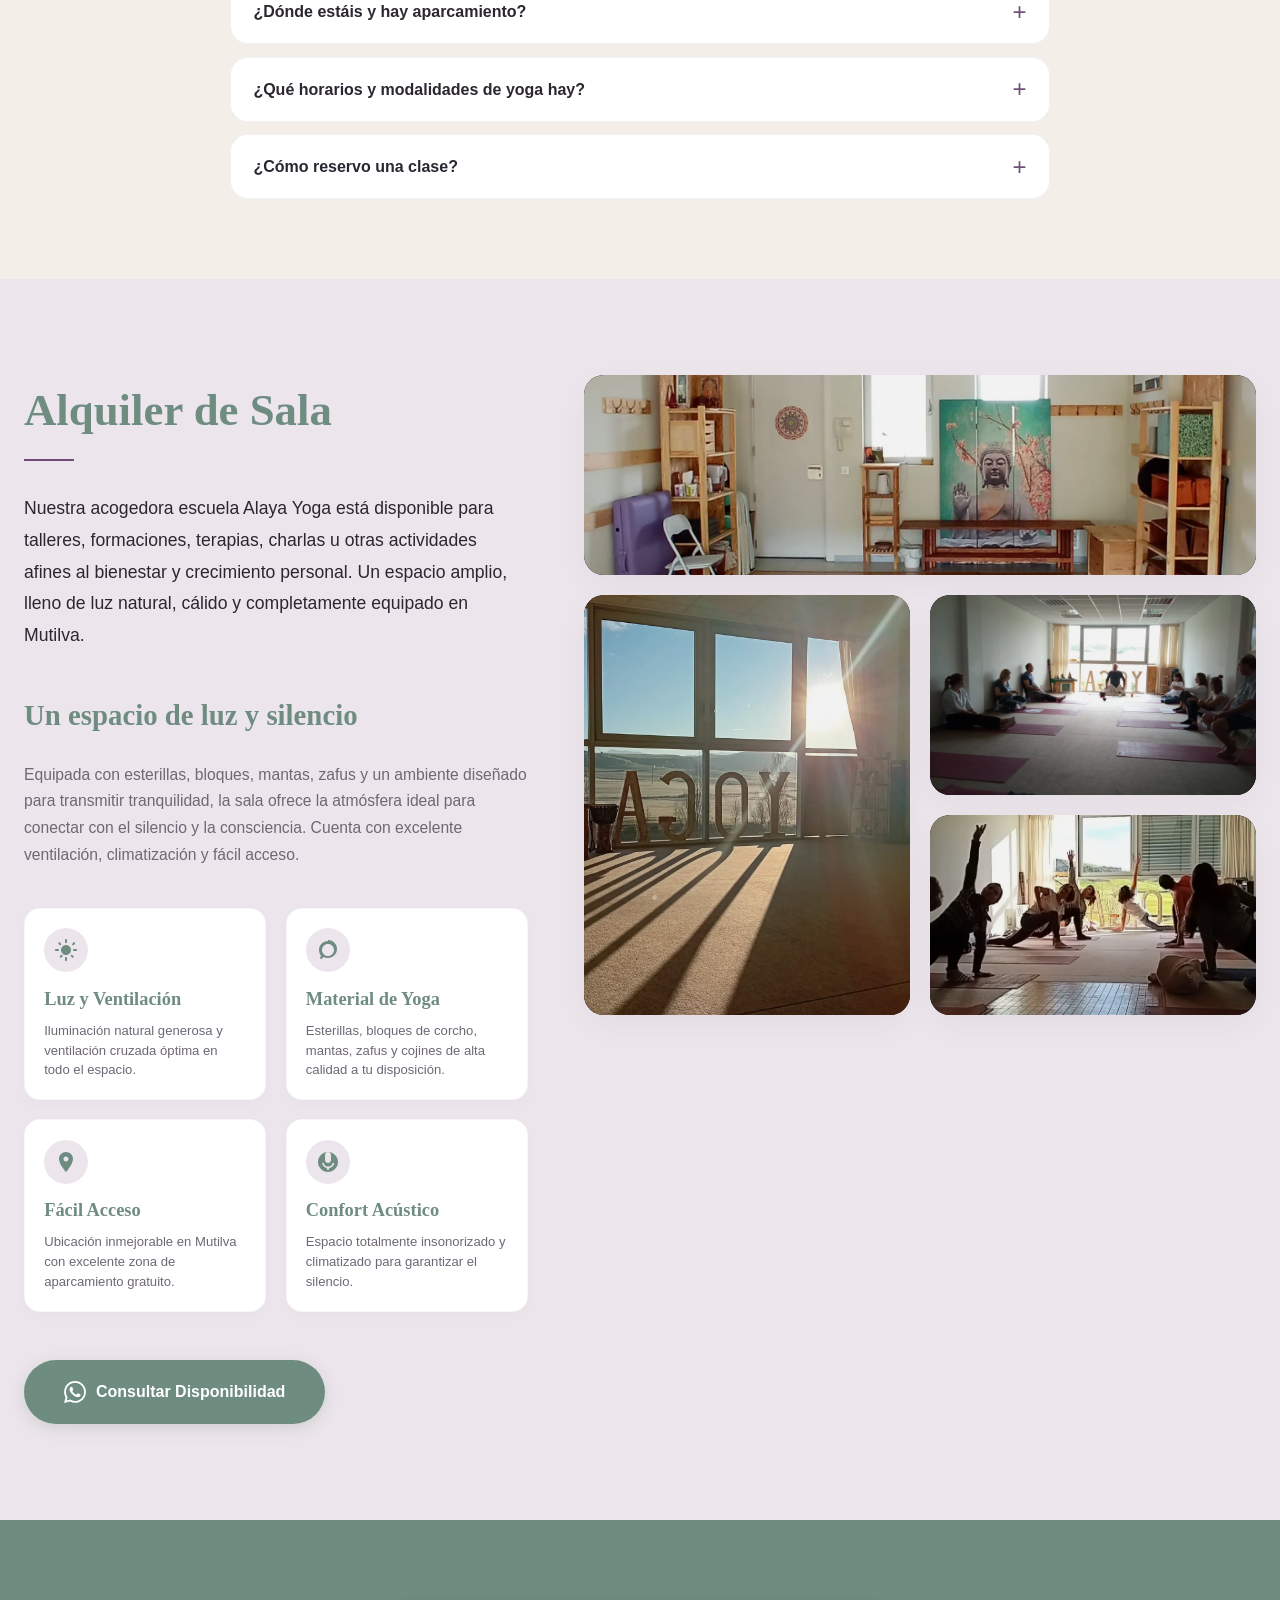
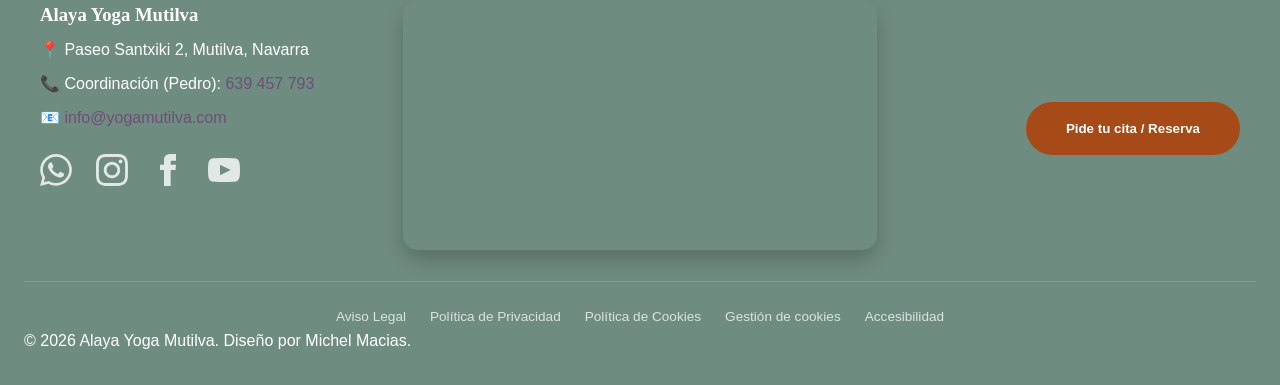
<file: docs/index.backup.html>
<!DOCTYPE html>
<html lang="es">
<head>
    <meta charset="UTF-8">
    <meta name="viewport" content="width=device-width, initial-scale=1.0">
    <title>Alaya Yoga Mutilva | Escuela de Yoga y Bienestar</title>
    <meta name="description" content="Alaya Yoga Mutilva: escuela de yoga, meditación, LNT® y crecimiento personal en Mutilva, Navarra. Clases de Hatha Yoga, Yoga Vinyasa, Yoga Suave, Yoga Oncológico y sesiones de bienestar integral.">
    <meta name="robots" content="index, follow">
    <link rel="icon" href="favicon.ico" sizes="32x32">
    <link rel="icon" href="favicon.png" type="image/png" sizes="192x192">
    <link rel="apple-touch-icon" href="apple-touch-icon.png">
    <link rel="canonical" href="https://www.yogamutilva.com/">
    <meta property="og:type" content="website">
    <meta property="og:title" content="Alaya Yoga Mutilva | Escuela de Yoga y Bienestar">
    <meta property="og:description" content="Tu espacio de silencio y consciencia en Mutilva. Clases de yoga, meditación, método LNT® y crecimiento personal.">
    <meta property="og:url" content="https://www.yogamutilva.com/">
    <meta property="og:image" content="https://www.yogamutilva.com/assets/img/hero_yoga.webp">
    <meta property="og:locale" content="es_ES">
    <meta property="og:site_name" content="Alaya Yoga Mutilva">
    <meta name="twitter:card" content="summary_large_image">
    <meta name="twitter:title" content="Alaya Yoga Mutilva | Escuela de Yoga y Bienestar">
    <meta name="twitter:description" content="Tu espacio de silencio y consciencia en Mutilva. Yoga, meditación y bienestar integral.">
    <meta name="twitter:image" content="https://www.yogamutilva.com/assets/img/hero_yoga.webp">
    <meta http-equiv="Content-Security-Policy" content="default-src 'self'; script-src 'self'; style-src 'self' 'unsafe-inline' https://fonts.googleapis.com; font-src https://fonts.gstatic.com; img-src 'self' data: https://*.googleapis.com https://*.gstatic.com; frame-src https://www.google.com https://yogaalaya.es; connect-src 'self'; media-src 'self';">
    <link rel="stylesheet" href="style.css?v=1.3.0">
    <link rel="preconnect" href="https://fonts.googleapis.com">
    <link rel="preconnect" href="https://fonts.gstatic.com" crossorigin>
    <link href="https://fonts.googleapis.com/css2?family=Fraunces:ital,opsz,wght@0,9..144,300;0,9..144,400;0,9..144,500;1,9..144,300;1,9..144,400&family=Mulish:wght@400;500;600;700&display=swap" rel="stylesheet">
    <link rel="preload" href="assets/img/hero_yoga.webp" as="image" fetchpriority="high">
    <link rel="preload" href="assets/js/main.js?v=1.3.0" as="script">
    
    <!-- Datos estructurados: negocio local (SEO) -->
    <script type="application/ld+json">
    {
      "@context": "https://schema.org",
      "@type": ["LocalBusiness", "HealthAndBeautyBusiness", "YogaStudio"],
      "name": "Alaya Yoga Mutilva",
      "description": "Escuela de yoga, meditación, terapia LNT® y bienestar integral en Mutilva, Navarra.",
      "image": "https://www.yogamutilva.com/assets/img/hero_yoga.webp",
      "telephone": "+34639457793",
      "email": "info@yogamutilva.com",
      "priceRange": "€€",
      "url": "https://www.yogamutilva.com/",
      "address": {
        "@type": "PostalAddress",
        "streetAddress": "Paseo Santxiki 2",
        "addressLocality": "Mutilva",
        "addressRegion": "Navarra",
        "postalCode": "31192",
        "addressCountry": "ES"
      },
      "geo": { 
        "@type": "GeoCoordinates", 
        "latitude": 42.8021115, 
        "longitude": -1.6267869 
      },
      "openingHoursSpecification": [
        {"@type": "OpeningHoursSpecification", "dayOfWeek": "Monday", "opens": "18:30", "closes": "20:00"},
        {"@type": "OpeningHoursSpecification", "dayOfWeek": "Tuesday", "opens": "09:30", "closes": "21:00"},
        {"@type": "OpeningHoursSpecification", "dayOfWeek": "Wednesday", "opens": "18:30", "closes": "21:15"},
        {"@type": "OpeningHoursSpecification", "dayOfWeek": "Thursday", "opens": "09:30", "closes": "21:00"}
      ],
      "sameAs": [
        "https://www.instagram.com/alayayogamutilva",
        "https://www.facebook.com/alayayogamutilva",
        "https://www.youtube.com/channel/UC5V5OOfSoKQHdz8uadv84Cw"
      ]
    }
    </script>

    <!-- Datos estructurados: preguntas frecuentes (SEO) -->
    <script type="application/ld+json">
    {
      "@context": "https://schema.org",
      "@type": "FAQPage",
      "mainEntity": [
        {
          "@type": "Question",
          "name": "¿Puedo probar una clase antes de apuntarme?",
          "acceptedAnswer": { 
            "@type": "Answer", 
            "text": "Sí. Ofrecemos una clase de prueba de 90 minutos por 15€. Escríbenos por WhatsApp a coordinación para reservar tu plaza." 
          }
        },
        {
          "@type": "Question",
          "name": "¿Dónde está la escuela y hay aparcamiento?",
          "acceptedAnswer": { 
            "@type": "Answer", 
            "text": "Estamos en Paseo Santxiki 2, Mutilva (Navarra), una ubicación céntrica con fácil aparcamiento." 
          }
        },
        {
          "@type": "Question",
          "name": "¿Qué horarios y modalidades de yoga hay?",
          "acceptedAnswer": { 
            "@type": "Answer", 
            "text": "Impartimos Hatha Yoga, Yoga Vinyasa, Yoga Suave, Yoga Integral y Meditación de lunes a jueves en horarios de mañana y tarde, además de Yoga Oncológico, terapia LNT® y Reiki. Consulta la tabla de horarios en la web." 
          }
        },
        {
          "@type": "Question",
          "name": "¿Cómo reservo una clase?",
          "acceptedAnswer": { 
            "@type": "Answer", 
            "text": "Si ya eres alumno activo, accede al calendario de reservas. Si eres nuevo o quieres una clase de prueba, escribe al WhatsApp de coordinación y te ayudamos a empezar." 
          }
        }
      ]
    }
    </script>
</head>
<body>
    <a href="#main-content" class="skip-link">Saltar al contenido principal</a>
    <header>
        <nav>
            <div class="logo-container">
                <a href="#" aria-label="Ir al inicio">
                    <img src="assets/img/logo.webp" alt="Alaya Yoga Logo" class="main-logo" width="160" height="80">
                </a>
            </div>
            <button class="hamburger" id="hamburger" aria-expanded="false" aria-controls="nav-links" aria-label="Menú de navegación">
                <span></span>
                <span></span>
                <span></span>
            </button>
            <ul class="nav-links" id="nav-links">
                <li><a href="#conocenos">Conócenos</a></li>
                <li><a href="#actividades">Actividades</a></li>
                <li><a href="#horarios">Horarios</a></li>
                <li><a href="#tarifas">Tarifas</a></li>
                <li><a href="#alquiler">Alquiler de Sala</a></li>
                <li><a href="#contacto">Contacto</a></li>
                <li><a href="#reserva" class="nav-cta btn-reservar-trigger">Reservar</a></li>
            </ul>
        </nav>
    </header>

    <main id="main-content">
        <!-- HERO -->
        <section id="hero">
            <!-- Contenedor de Diapositivas en segundo plano -->
            <div class="hero-slides-container">
                <div class="hero-slide active" style="background-image: linear-gradient(rgba(0,0,0,0.45), rgba(0,0,0,0.45)), url('assets/img/hero_yoga.webp');" role="img" aria-label="Persona practicando yoga en ambiente sereno"></div>
                <div class="hero-slide" data-bg="assets/img/escuela1.webp" role="img" aria-label="Sala amplia y luminosa de yoga en Alaya Mutilva"></div>
                <div class="hero-slide" data-bg="assets/img/escuela2.webp" role="img" aria-label="Detalle de materiales de yoga, zafus y velas en el centro"></div>
            </div>

            <!-- Respiración Enso flotante zen -->
            <div class="breath" aria-hidden="true">
                <svg viewBox="0 0 200 200">
                    <circle class="ring" cx="100" cy="100" r="78" fill="none" stroke="rgba(255,255,255,0.55)" stroke-width="1.4"></circle>
                    <circle class="ring ring-2" cx="100" cy="100" r="78" fill="none" stroke="rgba(221,200,218,0.7)" stroke-width="1"></circle>
                </svg>
                <div class="breath-label">
                    <span class="inhala">inhala</span>
                    <span class="exhala">exhala</span>
                </div>
            </div>

            <div class="hero-content">
                <span class="eyebrow">Escuela de yoga · Mutilva, Navarra</span>
                <h1>Tu espacio de silencio y <em>consciencia</em></h1>
                <p>El yoga es el conocimiento de uno mismo. Un santuario para armonizar el cuerpo, serenar la mente y volver a casa.</p>
                <div class="hero-buttons" style="display:flex; justify-content:center; gap:15px; flex-wrap:wrap; margin-top:20px;">
                    <button id="btn-reservar-hero" class="cta-button btn-reservar-trigger" style="border:none; cursor:pointer;" aria-label="Reserva tu clase de yoga">Reserva tu clase</button>
                    <button id="btn-video-hero" class="cta-button btn-video-trigger" style="border:none; cursor:pointer; background:rgba(255,255,255,0.15); border:1px solid rgba(255,255,255,0.3); display:inline-flex; align-items:center; gap:8px;" aria-label="Reproducir vídeo de presentación del centro Alaya Yoga">
                        <svg viewBox="0 0 24 24" width="24" height="24" fill="currentColor" style="margin-right:2px;"><path d="M8 5v14l11-7z"/></svg>
                        Conoce el espacio
                    </button>
                </div>
            </div>

            <!-- Indicadores del Carrusel -->
            <div class="hero-dots" aria-label="Navegación del carrusel">
                <button class="hero-dot active" data-slide="0" aria-label="Ver imagen 1" aria-current="true"></button>
                <button class="hero-dot" data-slide="1" aria-label="Ver imagen 2"></button>
                <button class="hero-dot" data-slide="2" aria-label="Ver imagen 3"></button>
            </div>
        </section>

        <!-- TRUST BAR (Barra de Confianza) -->
        <aside class="trustbar" aria-label="Por qué elegir Alaya Yoga">
            <div class="trustbar-inner">
                <div class="trust-item">
                    <strong>Clase de prueba 15€</strong>
                    <span>90 min, sin compromiso</span>
                </div>
                <div class="trust-item">
                    <strong>Grupos reducidos</strong>
                    <span>Trato cercano y personal</span>
                </div>
                <div class="trust-item">
                    <strong>Mutilva · Navarra</strong>
                    <span>Céntrico y fácil aparcar</span>
                </div>
                <div class="trust-item">
                    <strong>Equipo titulado</strong>
                    <span>Yoga, meditación y terapias</span>
                </div>
            </div>
        </aside>

        <!-- ===================== FILOSOFÍA ===================== -->
        <section class="section philo reveal" id="filosofia">
            <div class="container">
                <span class="eyebrow">El nombre</span>
                <div class="word">ālaya</div>
                <div class="pron">del sánscrito · morada, refugio, hogar</div>
                <blockquote>
                    La misma raíz que habita en <em>Himā·laya</em>, “la morada de las nieves”. Alaya es el lugar donde regresas a ti: un hogar interior de quietud, al que vuelves clase tras clase.
                </blockquote>
                <p class="sign">— La práctica como camino de vuelta a uno mismo</p>
                <div class="divider" aria-hidden="true">
                    <svg viewBox="0 0 44 44"><path d="M22 4 A18 18 0 1 1 9 9" fill="none" stroke="#6E4E78" stroke-width="2" stroke-linecap="round"/></svg>
                </div>
            </div>
        </section>

        <!-- CONÓCENOS / EQUIPO -->
        <section id="conocenos" class="reveal">
            <h2>Conoce a nuestro equipo</h2>
            <p class="intro-text">En la escuela Alaya Yoga te acompañamos en tu proceso de crecimiento personal y espiritual.</p>
            <div class="team-grid">
                <!-- Pedro -->
                <div class="team-card" id="docente-pedro">
                    <img src="assets/img/pedro.webp" alt="Pedro (Bháskaráya)" class="team-img" loading="lazy" width="140" height="140">
                    <h3>Pedro (Bháskaráya)</h3>
                    <p class="role">Director / Co-fundador Escuela Alaya Yoga</p>
                    <p class="bio"><strong><u><a href="#tab-meditacion" style="color: inherit; transition: color 0.3s;" onmouseover="this.style.color='var(--primary-color)'" onmouseout="this.style.color='inherit'">Meditación</a></u></strong><br>Formado en la <a href="https://yogacondharma.com" target="_blank" rel="noopener">Escuela Sanatana Dharma.</a> Facilitador en Inteligencia Emocional, Mindfulness y Terapeuta Capacitado de la LNT®.</p>
                    <div class="team-social">
                        <a href="https://wa.me/34639457793" target="_blank" title="WhatsApp"><svg viewBox="0 0 24 24"><path d="M.057 24l1.687-6.163c-1.041-1.804-1.588-3.849-1.587-5.946.003-6.556 5.338-11.891 11.893-11.891 3.181.001 6.167 1.24 8.413 3.488 2.245 2.248 3.481 5.236 3.48 8.414-.003 6.557-5.338 11.892-11.893 11.892-1.99-.001-3.951-.5-5.688-1.448l-6.305 1.654zm6.597-3.807c1.676.995 3.276 1.591 5.392 1.592 5.448 0 9.886-4.438 9.889-9.885.002-5.462-4.415-9.89-9.881-9.892-5.452 0-9.887 4.434-9.889 9.884-.001 2.225.651 3.891 1.746 5.634l-.999 3.648 3.742-.981zm11.387-5.464c-.074-.124-.272-.198-.57-.347-.297-.149-1.758-.868-2.031-.967-.272-.099-.47-.149-.668.149-.198.297-.767.967-.941 1.165-.173.198-.347.223-.644.074-.297-.149-1.255-.462-2.39-1.475-.883-.788-1.48-1.761-1.653-2.059-.173-.297-.018-.458.13-.606.134-.133.297-.347.446-.521.151-.172.2-.296.3-.495.099-.198.05-.372-.025-.521-.075-.148-.669-1.611-.916-2.206-.242-.579-.487-.501-.669-.51l-.57-.01c-.198 0-.52.074-.792.372s-1.04 1.016-1.04 2.479 1.065 2.876 1.213 3.074c.149.198 2.095 3.2 5.076 4.487.709.306 1.263.489 1.694.626.712.226 1.36.194 1.872.118.571-.085 1.758-.719 2.006-1.413.248-.695.248-1.29.173-1.414z"/></svg></a>
                        <a href="#reserva" class="btn-reservar-trigger" data-docente="pedro" title="Reservar" aria-label="Reservar clase con pedro"><svg viewBox="0 0 24 24"><path d="M19 4h-1V2h-2v2H8V2H6v2H5c-1.11 0-1.99.9-1.99 2L3 20c0 1.1.89 2 2 2h14c1.1 0 2-.9 2-2V6c0-1.1-.9-2-2-2zm0 16H5V10h14v10zm0-12H5V6h14v2z"/></svg></a>
                    </div>
                </div>
                <!-- Mauri -->
                <div class="team-card" id="docente-mauri">
                    <img src="assets/img/mauri.webp" alt="Mauri (Alaya)" class="team-img" loading="lazy" width="140" height="140">
                    <h3>Mauri (Alaya)</h3>
                    <p class="role">Co-fundadora Escuela Alaya Yoga</p>
                    <p class="bio"><strong><u><a href="#tab-integral" style="color: inherit; transition: color 0.3s;" onmouseover="this.style.color='var(--primary-color)'" onmouseout="this.style.color='inherit'">Yoga Integral</a> / <a href="#tab-alegria" style="color: inherit; transition: color 0.3s;" onmouseover="this.style.color='var(--primary-color)'" onmouseout="this.style.color='inherit'">Alegría pal Alma</a></u></strong><br>Creadora y facilitadora de Alegría pal Alma (Floreciendo con el Movimiento)<br>Formada en la <a href="https://yogacondharma.com" target="_blank" rel="noopener">Escuela Sanatana Dharma.</a></p>
                    <div class="team-social">
                        <a href="https://wa.me/34678653555" target="_blank" title="WhatsApp"><svg viewBox="0 0 24 24"><path d="M.057 24l1.687-6.163c-1.041-1.804-1.588-3.849-1.587-5.946.003-6.556 5.338-11.891 11.893-11.891 3.181.001 6.167 1.24 8.413 3.488 2.245 2.248 3.481 5.236 3.48 8.414-.003 6.557-5.338 11.892-11.893 11.892-1.99-.001-3.951-.5-5.688-1.448l-6.305 1.654zm6.597-3.807c1.676.995 3.276 1.591 5.392 1.592 5.448 0 9.886-4.438 9.889-9.885.002-5.462-4.415-9.89-9.881-9.892-5.452 0-9.887 4.434-9.889 9.884-.001 2.225.651 3.891 1.746 5.634l-.999 3.648 3.742-.981zm11.387-5.464c-.074-.124-.272-.198-.57-.347-.297-.149-1.758-.868-2.031-.967-.272-.099-.47-.149-.668.149-.198.297-.767.967-.941 1.165-.173.198-.347.223-.644.074-.297-.149-1.255-.462-2.39-1.475-.883-.788-1.48-1.761-1.653-2.059-.173-.297-.018-.458.13-.606.134-.133.297-.347.446-.521.151-.172.2-.296.3-.495.099-.198.05-.372-.025-.521-.075-.148-.669-1.611-.916-2.206-.242-.579-.487-.501-.669-.51l-.57-.01c-.198 0-.52.074-.792.372s-1.04 1.016-1.04 2.479 1.065 2.876 1.213 3.074c.149.198 2.095 3.2 5.076 4.487.709.306 1.263.489 1.694.626.712.226 1.36.194 1.872.118.571-.085 1.758-.719 2.006-1.413.248-.695.248-1.29.173-1.414z"/></svg></a>
                    </div>
                </div>
                <!-- Mario -->
                <div class="team-card" id="docente-mario">
                    <img src="assets/img/mario_rostro.webp" alt="Mario (Kartikeya)" class="team-img" loading="lazy" width="140" height="140">
                    <h3>Mario (Kartikeya)</h3>
                    <p class="role"><strong><u><a href="#tab-hatha" style="color: inherit; transition: color 0.3s;" onmouseover="this.style.color='var(--primary-color)'" onmouseout="this.style.color='inherit'">Hatha Yoga</a></u></strong></p>
                    <p class="bio">Formado en la <a href="https://yogacondharma.com" target="_blank" rel="noopener">Escuela Sanatana Dharma.</a></p>
                    <div class="team-social">
                        <a href="https://wa.me/34659027572" target="_blank" title="WhatsApp"><svg viewBox="0 0 24 24"><path d="M.057 24l1.687-6.163c-1.041-1.804-1.588-3.849-1.587-5.946.003-6.556 5.338-11.891 11.893-11.891 3.181.001 6.167 1.24 8.413 3.488 2.245 2.248 3.481 5.236 3.48 8.414-.003 6.557-5.338 11.892-11.893 11.892-1.99-.001-3.951-.5-5.688-1.448l-6.305 1.654zm6.597-3.807c1.676.995 3.276 1.591 5.392 1.592 5.448 0 9.886-4.438 9.889-9.885.002-5.462-4.415-9.89-9.881-9.892-5.452 0-9.887 4.434-9.889 9.884-.001 2.225.651 3.891 1.746 5.634l-.999 3.648 3.742-.981zm11.387-5.464c-.074-.124-.272-.198-.57-.347-.297-.149-1.758-.868-2.031-.967-.272-.099-.47-.149-.668.149-.198.297-.767.967-.941 1.165-.173.198-.347.223-.644.074-.297-.149-1.255-.462-2.39-1.475-.883-.788-1.48-1.761-1.653-2.059-.173-.297-.018-.458.13-.606.134-.133.297-.347.446-.521.151-.172.2-.296.3-.495.099-.198.05-.372-.025-.521-.075-.148-.669-1.611-.916-2.206-.242-.579-.487-.501-.669-.51l-.57-.01c-.198 0-.52.074-.792.372s-1.04 1.016-1.04 2.479 1.065 2.876 1.213 3.074c.149.198 2.095 3.2 5.076 4.487.709.306 1.263.489 1.694.626.712.226 1.36.194 1.872.118.571-.085 1.758-.719 2.006-1.413.248-.695.248-1.29.173-1.414z"/></svg></a>
                        <a href="#reserva" class="btn-reservar-trigger" data-docente="mario" title="Reservar" aria-label="Reservar clase con mario"><svg viewBox="0 0 24 24"><path d="M19 4h-1V2h-2v2H8V2H6v2H5c-1.11 0-1.99.9-1.99 2L3 20c0 1.1.89 2 2 2h14c1.1 0 2-.9 2-2V6c0-1.1-.9-2-2-2zm0 16H5V10h14v10zm0-12H5V6h14v2z"/></svg></a>
                    </div>
                </div>
                <!-- Carmen -->
                <div class="team-card" id="docente-carmen">
                    <img src="assets/img/carmen.webp" alt="Carmen (Haimavati)" class="team-img" loading="lazy" width="140" height="140">
                    <h3>Carmen (Haimavati)</h3>
                    <p class="role"><strong><u><a href="#tab-suave" style="color: inherit; transition: color 0.3s;" onmouseover="this.style.color='var(--primary-color)'" onmouseout="this.style.color='inherit'">Yoga Suave</a></u></strong></p>
                    <p class="bio">Formada en la <a href="https://yogacondharma.com" target="_blank" rel="noopener">Escuela Sanatana Dharma.</a></p>
                    <div class="team-social">
                        <a href="https://wa.me/34628131369" target="_blank" title="WhatsApp"><svg viewBox="0 0 24 24"><path d="M.057 24l1.687-6.163c-1.041-1.804-1.588-3.849-1.587-5.946.003-6.556 5.338-11.891 11.893-11.891 3.181.001 6.167 1.24 8.413 3.488 2.245 2.248 3.481 5.236 3.48 8.414-.003 6.557-5.338 11.892-11.893 11.892-1.99-.001-3.951-.5-5.688-1.448l-6.305 1.654zm6.597-3.807c1.676.995 3.276 1.591 5.392 1.592 5.448 0 9.886-4.438 9.889-9.885.002-5.462-4.415-9.89-9.881-9.892-5.452 0-9.887 4.434-9.889 9.884-.001 2.225.651 3.891 1.746 5.634l-.999 3.648 3.742-.981zm11.387-5.464c-.074-.124-.272-.198-.57-.347-.297-.149-1.758-.868-2.031-.967-.272-.099-.47-.149-.668.149-.198.297-.767.967-.941 1.165-.173.198-.347.223-.644.074-.297-.149-1.255-.462-2.39-1.475-.883-.788-1.48-1.761-1.653-2.059-.173-.297-.018-.458.13-.606.134-.133.297-.347.446-.521.151-.172.2-.296.3-.495.099-.198.05-.372-.025-.521-.075-.148-.669-1.611-.916-2.206-.242-.579-.487-.501-.669-.51l-.57-.01c-.198 0-.52.074-.792.372s-1.04 1.016-1.04 2.479 1.065 2.876 1.213 3.074c.149.198 2.095 3.2 5.076 4.487.709.306 1.263.489 1.694.626.712.226 1.36.194 1.872.118.571-.085 1.758-.719 2.006-1.413.248-.695.248-1.29.173-1.414z"/></svg></a>
                        <a href="#reserva" class="btn-reservar-trigger" data-docente="carmen" title="Reservar" aria-label="Reservar clase con carmen"><svg viewBox="0 0 24 24"><path d="M19 4h-1V2h-2v2H8V2H6v2H5c-1.11 0-1.99.9-1.99 2L3 20c0 1.1.89 2 2 2h14c1.1 0 2-.9 2-2V6c0-1.1-.9-2-2-2zm0 16H5V10h14v10zm0-12H5V6h14v2z"/></svg></a>
                    </div>
                </div>
                <!-- Paula -->
                <div class="team-card" id="docente-paula">
                    <img src="assets/img/paula.webp" alt="Paula (Pranava)" class="team-img" loading="lazy" width="140" height="140">
                    <h3>Paula (Pranava)</h3>
                    <p class="role"><strong><u><a href="#tab-oncologico" style="color: inherit; transition: color 0.3s;" onmouseover="this.style.color='var(--primary-color)'" onmouseout="this.style.color='inherit'">Yoga Oncológico</a></u></strong></p>
                    <p class="bio">Formada en la <a href="https://yogacondharma.com" target="_blank" rel="noopener">Escuela Sanatana Dharma</a> y <a href="https://www.fundacionradika.org" target="_blank" rel="noopener">Radika.</a> Miembro de la <a href="https://yogaoncologico.org/" target="_blank" rel="noopener">RED Internacional de Yoga Oncológico.</a></p>
                    <div class="team-social">
                        <a href="https://wa.me/34606143151" target="_blank" title="WhatsApp"><svg viewBox="0 0 24 24"><path d="M.057 24l1.687-6.163c-1.041-1.804-1.588-3.849-1.587-5.946.003-6.556 5.338-11.891 11.893-11.891 3.181.001 6.167 1.24 8.413 3.488 2.245 2.248 3.481 5.236 3.48 8.414-.003 6.557-5.338 11.892-11.893 11.892-1.99-.001-3.951-.5-5.688-1.448l-6.305 1.654zm6.597-3.807c1.676.995 3.276 1.591 5.392 1.592 5.448 0 9.886-4.438 9.889-9.885.002-5.462-4.415-9.89-9.881-9.892-5.452 0-9.887 4.434-9.889 9.884-.001 2.225.651 3.891 1.746 5.634l-.999 3.648 3.742-.981zm11.387-5.464c-.074-.124-.272-.198-.57-.347-.297-.149-1.758-.868-2.031-.967-.272-.099-.47-.149-.668.149-.198.297-.767.967-.941 1.165-.173.198-.347.223-.644.074-.297-.149-1.255-.462-2.39-1.475-.883-.788-1.48-1.761-1.653-2.059-.173-.297-.018-.458.13-.606.134-.133.297-.347.446-.521.151-.172.2-.296.3-.495.099-.198.05-.372-.025-.521-.075-.148-.669-1.611-.916-2.206-.242-.579-.487-.501-.669-.51l-.57-.01c-.198 0-.52.074-.792.372s-1.04 1.016-1.04 2.479 1.065 2.876 1.213 3.074c.149.198 2.095 3.2 5.076 4.487.709.306 1.263.489 1.694.626.712.226 1.36.194 1.872.118.571-.085 1.758-.719 2.006-1.413.248-.695.248-1.29.173-1.414z"/></svg></a>
                        <a href="#reserva" class="btn-reservar-trigger" data-docente="paula" title="Reservar" aria-label="Reservar clase con paula"><svg viewBox="0 0 24 24"><path d="M19 4h-1V2h-2v2H8V2H6v2H5c-1.11 0-1.99.9-1.99 2L3 20c0 1.1.89 2 2 2h14c1.1 0 2-.9 2-2V6c0-1.1-.9-2-2-2zm0 16H5V10h14v10zm0-12H5V6h14v2z"/></svg></a>
                    </div>
                </div>
                <!-- Laura Wins -->
                <div class="team-card" id="docente-laurawins">
                    <img src="assets/img/laura_wins.webp" alt="Laura Wins" class="team-img" loading="lazy" width="140" height="140">
                    <h3>Laura Wins</h3>
                    <p class="role"><strong><u><a href="#tab-ninos" style="color: inherit; transition: color 0.3s;" onmouseover="this.style.color='var(--primary-color)'" onmouseout="this.style.color='inherit'">Yoga Niños</a> / <a href="#tab-vinyasa" style="color: inherit; transition: color 0.3s;" onmouseover="this.style.color='var(--primary-color)'" onmouseout="this.style.color='inherit'">Yoga Vinyasa</a></u></strong></p>
                    <p class="bio">Profesora de Hatha Vinyasa (<a href="https://www.europeanyogaalliance.org" target="_blank" rel="noopener">European Yoga Alliance</a>) y especialista en <a href="https://www.rainbowyogatraining.com" target="_blank" rel="noopener">Rainbow Kids Yoga.</a></p>
                    <div class="team-social">
                        <a href="https://wa.me/34661241344" target="_blank" title="WhatsApp"><svg viewBox="0 0 24 24"><path d="M.057 24l1.687-6.163c-1.041-1.804-1.588-3.849-1.587-5.946.003-6.556 5.338-11.891 11.893-11.891 3.181.001 6.167 1.24 8.413 3.488 2.245 2.248 3.481 5.236 3.48 8.414-.003 6.557-5.338 11.892-11.893 11.892-1.99-.001-3.951-.5-5.688-1.448l-6.305 1.654zm6.597-3.807c1.676.995 3.276 1.591 5.392 1.592 5.448 0 9.886-4.438 9.889-9.885.002-5.462-4.415-9.89-9.881-9.892-5.452 0-9.887 4.434-9.889 9.884-.001 2.225.651 3.891 1.746 5.634l-.999 3.648 3.742-.981zm11.387-5.464c-.074-.124-.272-.198-.57-.347-.297-.149-1.758-.868-2.031-.967-.272-.099-.47-.149-.668.149-.198.297-.767.967-.941 1.165-.173.198-.347.223-.644.074-.297-.149-1.255-.462-2.39-1.475-.883-.788-1.48-1.761-1.653-2.059-.173-.297-.018-.458.13-.606.134-.133.297-.347.446-.521.151-.172.2-.296.3-.495.099-.198.05-.372-.025-.521-.075-.148-.669-1.611-.916-2.206-.242-.579-.487-.501-.669-.51l-.57-.01c-.198 0-.52.074-.792.372s-1.04 1.016-1.04 2.479 1.065 2.876 1.213 3.074c.149.198 2.095 3.2 5.076 4.487.709.306 1.263.489 1.694.626.712.226 1.36.194 1.872.118.571-.085 1.758-.719 2.006-1.413.248-.695.248-1.29.173-1.414z"/></svg></a>
                        <a href="#reserva" class="btn-reservar-trigger" data-docente="laurawins" title="Reservar" aria-label="Reservar clase con laurawins"><svg viewBox="0 0 24 24"><path d="M19 4h-1V2h-2v2H8V2H6v2H5c-1.11 0-1.99.9-1.99 2L3 20c0 1.1.89 2 2 2h14c1.1 0 2-.9 2-2V6c0-1.1-.9-2-2-2zm0 16H5V10h14v10zm0-12H5V6h14v2z"/></svg></a>
                    </div>
                </div>
                <!-- Laura Reiki -->
                <div class="team-card" id="docente-laurareiki">
                    <img src="assets/img/Laura.webp" alt="Laura (Reiki)" class="team-img" loading="lazy" width="140" height="140">
                    <h3>Laura</h3>
                    <p class="role"><strong><u>Terapeuta y Maestra de Reiki</u></strong></p>
                    <p class="bio">Terapeuta de Péndulo Hebreo. Especializada en formaciones grupales (Reiki) y también en sesiones individuales (Reiki + Péndulo Hebreo).</p>
                    <div class="team-social">
                        <a href="https://wa.me/34646581781" target="_blank" title="WhatsApp"><svg viewBox="0 0 24 24"><path d="M.057 24l1.687-6.163c-1.041-1.804-1.588-3.849-1.587-5.946.003-6.556 5.338-11.891 11.893-11.891 3.181.001 6.167 1.24 8.413 3.488 2.245 2.248 3.481 5.236 3.48 8.414-.003 6.557-5.338 11.892-11.893 11.892-1.99-.001-3.951-.5-5.688-1.448l-6.305 1.654zm6.597-3.807c1.676.995 3.276 1.591 5.392 1.592 5.448 0 9.886-4.438 9.889-9.885.002-5.462-4.415-9.89-9.881-9.892-5.452 0-9.887 4.434-9.889 9.884-.001 2.225.651 3.891 1.746 5.634l-.999 3.648 3.742-.981zm11.387-5.464c-.074-.124-.272-.198-.57-.347-.297-.149-1.758-.868-2.031-.967-.272-.099-.47-.149-.668.149-.198.297-.767.967-.941 1.165-.173.198-.347.223-.644.074-.297-.149-1.255-.462-2.39-1.475-.883-.788-1.48-1.761-1.653-2.059-.173-.297-.018-.458.13-.606.134-.133.297-.347.446-.521.151-.172.2-.296.3-.495.099-.198.05-.372-.025-.521-.075-.148-.669-1.611-.916-2.206-.242-.579-.487-.501-.669-.51l-.57-.01c-.198 0-.52.074-.792.372s-1.04 1.016-1.04 2.479 1.065 2.876 1.213 3.074c.149.198 2.095 3.2 5.076 4.487.709.306 1.263.489 1.694.626.712.226 1.36.194 1.872.118.571-.085 1.758-.719 2.006-1.413.248-.695.248-1.29.173-1.414z"/></svg></a>
                        <a href="#reserva" class="btn-reservar-trigger" data-docente="laurareiki" title="Reservar" aria-label="Reservar clase con laurareiki"><svg viewBox="0 0 24 24"><path d="M19 4h-1V2h-2v2H8V2H6v2H5c-1.11 0-1.99.9-1.99 2L3 20c0 1.1.89 2 2 2h14c1.1 0 2-.9 2-2V6c0-1.1-.9-2-2-2zm0 16H5V10h14v10zm0-12H5V6h14v2z"/></svg></a>
                    </div>
                </div>
            </div>
            <p class="intro-text" style="margin-top: 30px; font-style: italic;">* Para información sobre clases específicas o sesiones terapéuticas, contacta directamente con el instructor correspondiente a través de su WhatsApp o accede al sistema de reservas.</p>
        </section>

        <!-- ACTIVIDADES -->
        <section id="actividades" class="reveal bg-alt">
            <div class="actividades-container">
                <h2>Actividades</h2>
                <p class="intro-text">Un abanico de disciplinas físicas, mentales y terapéuticas para tu bienestar integral en Mutilva.</p>
                
                <!-- Contenedor Grid para Pestañas (Tabs) -->
                <div class="actividades-tabs-wrapper">
                    <!-- Controles de Pestañas (Tabs) -->
                    <div class="tabs-nav-wrapper">
                    <div class="tabs-nav" role="tablist" aria-label="Actividades de la escuela">
                        <button class="tab-btn active" role="tab" aria-selected="true" aria-controls="panel-hatha" id="tab-hatha">Hatha Yoga</button>
                        <button class="tab-btn" role="tab" aria-selected="false" aria-controls="panel-meditacion" id="tab-meditacion">Meditación</button>
                        <button class="tab-btn" role="tab" aria-selected="false" aria-controls="panel-integral" id="tab-integral">Yoga Integral</button>
                        <button class="tab-btn" role="tab" aria-selected="false" aria-controls="panel-integral-online" id="tab-integral-online">Yoga Integral Online</button>
                        <button class="tab-btn" role="tab" aria-selected="false" aria-controls="panel-vinyasa" id="tab-vinyasa">Yoga Vinyasa</button>
                        <button class="tab-btn" role="tab" aria-selected="false" aria-controls="panel-prenatal" id="tab-prenatal">Yoga Prenatal</button>
                        <button class="tab-btn" role="tab" aria-selected="false" aria-controls="panel-mamas-bebes" id="tab-mamas-bebes">Yoga Mamás y Bebés</button>
                        <button class="tab-btn" role="tab" aria-selected="false" aria-controls="panel-suave" id="tab-suave">Yoga Suave</button>
                        <button class="tab-btn" role="tab" aria-selected="false" aria-controls="panel-oncologico" id="tab-oncologico">Yoga Oncológico</button>
                        <button class="tab-btn" role="tab" aria-selected="false" aria-controls="panel-ninos" id="tab-ninos">Yoga Niños</button>
                        <button class="tab-btn" role="tab" aria-selected="false" aria-controls="panel-lnt" id="tab-lnt">Método LNT®</button>
                        <button class="tab-btn" role="tab" aria-selected="false" aria-controls="panel-crecimiento" id="tab-crecimiento">Crecimiento Personal</button>
                        <button class="tab-btn" role="tab" aria-selected="false" aria-controls="panel-alegria" id="tab-alegria">Alegría pal Alma</button>
                        <button class="tab-btn" role="tab" aria-selected="false" aria-controls="panel-verano" id="tab-verano">Yoga de Verano</button>
                        <button class="tab-btn" role="tab" aria-selected="false" aria-controls="panel-yoga-adaptado" id="tab-yoga-adaptado">Yoga Adaptado</button>
                        <button class="tab-btn" role="tab" aria-selected="false" aria-controls="panel-retiros" id="tab-retiros">Retiros Alaya Yoga</button>
                    </div>
                </div>
                
                <!-- Paneles de Contenido -->
                <div class="tabs-content">
                    <!-- Hatha Yoga -->
                    <div class="tab-panel active" id="panel-hatha" role="tabpanel" aria-labelledby="tab-hatha">
                        <div class="activity-detail-grid">
                            <div class="activity-text">
                                <h3>Hatha Yoga</h3>
                                <p class="tagline">Fuerza, flexibilidad y equilibrio a través del cuerpo físico.</p>
                                <p>El Hatha Yoga es la disciplina tradicional que utiliza el cuerpo físico como canal para equilibrar la mente y el flujo de energía. A través de posturas sostenidas (asanas) y control de la respiración (pranayama), esta práctica ayuda a liberar tensiones acumuladas, fortalecer la musculatura y ganar flexibilidad, logrando un estado de profunda calma emocional.</p>
                                <p>Ideal tanto para principiantes como para practicantes experimentados que buscan una práctica estructurada y centrada en la alineación del cuerpo.</p>
                                <div class="activity-meta">
                                    <span>👤 <strong>Instructor:</strong> Mario (Kartikeya)</span>
                                </div>
                                <div class="activity-actions">
                                    <a href="#docente-mario" class="cta-button secondary-cta">Conoce a Mario</a>
                                    <button class="cta-button btn-reservar-trigger" data-docente="mario">Reservar Clase</button>
                                </div>
                            </div>
                            <div class="activity-image">
                                <img src="assets/img/escuela1.webp" alt="Clase de Hatha Yoga en Alaya Mutilva" loading="lazy" width="600" height="400">
                            </div>
                        </div>
                    </div>
                    
                    <!-- Meditación -->
                    <div class="tab-panel" id="panel-meditacion" role="tabpanel" aria-labelledby="tab-meditacion">
                        <div class="activity-detail-grid">
                            <div class="activity-text">
                                <h3>Meditación</h3>
                                <p class="tagline">La llave hacia la quietud mental y el despertar interior.</p>
                                <p>La meditación es la herramienta para alcanzar el "Yoga", entendido como el estado de unión consciente con la esencia de uno mismo.</p>
                                <div class="activity-meta">
                                    <span>👤 <strong>Guía:</strong> Pedro (Bháskaráya)</span>
                                </div>
                                <div class="activity-actions">
                                    <a href="#docente-pedro" class="cta-button secondary-cta">Conoce a Pedro</a>
                                    <button class="cta-button btn-reservar-trigger" data-docente="pedro">Reservar Sesión</button>
                                </div>
                            </div>
                            <div class="activity-image">
                                <img src="assets/img/escuela2.webp" alt="Sesión de Meditación en Alaya Yoga" loading="lazy" width="600" height="400">
                            </div>
                        </div>
                    </div>

                    <!-- Yoga Integral -->
                    <div class="tab-panel" id="panel-integral" role="tabpanel" aria-labelledby="tab-integral">
                        <div class="activity-detail-grid">
                            <div class="activity-text">
                                <h3>Yoga Integral</h3>
                                <p class="tagline">Desarrollo armónico de todos los aspectos del ser: cuerpo, mente, emociones y espíritu.</p>
                                <p>El Yoga Integral sintetiza y combina diversos senderos del yoga tradicional (Hatha, Raja, Karma, Bhakti y Jnana) para lograr un desarrollo holístico del ser humano. Integra las posturas físicas con ejercicios respiratorios profundos, meditación, relajación consciente y estudio de la filosofía del yoga.</p>
                                <p>Te ayuda a establecer una conexión consciente con tu ser interior, promoviendo la paz mental y un equilibrio estable en tu vida diaria.</p>
                                <div class="activity-meta">
                                    <span>👤 <strong>Instructora:</strong> Mauri (Alaya)</span>
                                </div>
                                <div class="activity-actions">
                                    <a href="#docente-mauri" class="cta-button secondary-cta">Conoce a Mauri</a>
                                    <button class="cta-button btn-reservar-trigger" data-docente="mauri">Reservar Clase</button>
                                </div>
                            </div>
                            <div class="activity-image">
                                <img src="assets/img/escuela.webp" alt="Clase de Yoga Integral en Alaya Mutilva" loading="lazy" width="600" height="400">
                            </div>
                        </div>
                    </div>
<!-- Yoga Integral Online -->
<div class="tab-panel" id="panel-integral-online" role="tabpanel" aria-labelledby="tab-integral-online">
    <div class="activity-detail-grid">
        <div class="activity-text">
            <h3>Yoga Integral Online</h3>
            <p class="tagline">Clases de Yoga Integral en formato virtual, accesibles desde cualquier lugar.</p>
            <p>Disfruta de la práctica integral del yoga desde la comodidad de tu hogar con la guía de Mauri. Incluye asanas, pranayama, meditación y filosofía del yoga adaptados a la modalidad online.</p>
            <div class="activity-meta">
                <span>👤 <strong>Instructor:</strong> Mauri (Alaya)</span>
            </div>
            <div class="activity-actions">
                <a href="#docente-mauri" class="cta-button secondary-cta">Conoce a Mauri</a>
                <!-- Sin enlaces externos por ahora -->
            </div>
        </div>
        <div class="activity-image">
            <img src="assets/img/escuela.webp" alt="Mauri en Alaya Mutilva" loading="lazy" width="600" height="400">
        </div>
    </div>
</div>

                    <!-- Yoga Vinyasa -->
                    <div class="tab-panel" id="panel-vinyasa" role="tabpanel" aria-labelledby="tab-vinyasa">
                        <div class="activity-detail-grid">
                            <div class="activity-text">
                                <h3>Yoga Vinyasa</h3>
                                <p class="tagline">Movimiento fluido, respiración consciente y dinamismo postural.</p>
                                <p>El Yoga Vinyasa es un estilo de yoga dinámico en el que el movimiento se sincroniza de forma fluida con la respiración. A través de secuencias armónicas de posturas (asanas), se trabaja la fuerza, la flexibilidad, el equilibrio y la agilidad corporal mientras se libera el estrés acumulado.</p>
                                <p>Es una práctica ideal para revitalizar el cuerpo, potenciar la concentración y conectar con la quietud mental a través del movimiento activo.</p>
                                <div class="activity-meta">
                                    <span>👤 <strong>Instructora:</strong> Elisa</span>
                                </div>
                                <div class="activity-actions">
                                    <button class="cta-button btn-reservar-trigger" data-docente="elisa">Consultar disponibilidad</button>
                                </div>
                            </div>
                            <div class="activity-image">
                                <img src="assets/img/escuela1.webp" alt="Clase de Yoga Vinyasa en Alaya Mutilva" loading="lazy" width="600" height="400">
                            </div>
                        </div>
                    </div>
                    
                    <!-- Yoga Prenatal -->
                    <div class="tab-panel" id="panel-prenatal" role="tabpanel" aria-labelledby="tab-prenatal">
                        <div class="activity-detail-grid">
                            <div class="activity-text">
                                <h3>Yoga Prenatal</h3>
                                <p class="tagline">Cuidado de mamá y bebé durante el embarazo, con movimiento seguro y respiración consciente.</p>
                                <p>El yoga prenatal adapta la práctica a cada trimestre, priorizando posturas seguras, fortalecimiento del suelo pélvico, movilidad de cadera y herramientas de respiración y relajación para el embarazo y el parto.</p>
                                <p>Puede aliviar dolores comunes del embarazo, mejorar el sueño, reducir la ansiedad y favorecer la adaptación postural y emocional de la madre. También prepara la respiración y el cuerpo para el momento del parto, siempre bajo acompañamiento profesional y con autorización previa.</p>
                                <div class="activity-meta">
                                    <span>👤 <strong>Instructora:</strong> Laura Wins</span>
                                </div>
                                <div class="activity-actions">
                                    <a href="#docente-laurawins" class="cta-button secondary-cta">Conoce a Laura</a>
                                    <button class="cta-button btn-reservar-trigger" data-docente="laurawins">Reservar Clase</button>
                                </div>
                            </div>
                            <div class="activity-image">
                                <img src="assets/img/laura_wins.webp" alt="Clase de Yoga Prenatal en Alaya Mutilva" loading="lazy" width="600" height="400">
                            </div>
                        </div>
                    </div>
                    
                    <!-- Yoga Mamás y Bebés -->
                    <div class="tab-panel" id="panel-mamas-bebes" role="tabpanel" aria-labelledby="tab-mamas-bebes">
                        <div class="activity-detail-grid">
                            <div class="activity-text">
                                <h3>Yoga Mamás y Bebés</h3>
                                <p class="tagline">Vínculo, recuperación postnatal y bienestar compartido con tu bebé.</p>
                                <p>El yoga para madres y bebés es una práctica compartida en la que la mamá recupera el tono muscular, la respiración consciente y la calma mental después del parto, mientras el bebé participa de forma natural en un entorno seguro, lento y estimulante.</p>
                                <p>Esta práctica favorece el vínculo afectivo, ayuda a recuperar el suelo pélvico y la faja abdominal, alivia tensiones en cuello y hombros propias del cuidado postnatal, y estimula el desarrollo físico y emocional del bebé mediante contacto piel con piel, movimiento suave y respiración compartida.</p>
                                <p>No es una clase de exigencia deportiva: el ritmo lo marca el bebé, con pausas naturales para alimentación, cambio o calma. El objetivo es crear un espacio de cuidado mutuo, reducir la ansiedad postparto y acompañar la adaptación a la nueva etapa.</p>
                                <div class="activity-meta">
                                    <span>👤 <strong>Instructora:</strong> Laura Wins</span>
                                </div>
                                <div class="activity-actions">
                                    <a href="#docente-laurawins" class="cta-button secondary-cta">Conoce a Laura</a>
                                    <button class="cta-button btn-reservar-trigger" data-docente="laurawins">Reservar Clase</button>
                                </div>
                            </div>
                            <div class="activity-image">
                                <img src="assets/img/laura_wins.webp" alt="Clase de Yoga Mamás y Bebés en Alaya Mutilva" loading="lazy" width="600" height="400">
                            </div>
                        </div>
                    </div>
                    
                    <!-- Yoga Suave -->
                    <div class="tab-panel" id="panel-suave" role="tabpanel" aria-labelledby="tab-suave">
                        <div class="activity-detail-grid">
                            <div class="activity-text">
                                <h3>Yoga Suave</h3>
                                <p class="tagline">Práctica de yoga pausada, atenta y respetuosa, ideal para mantener la vitalidad y la calma.</p>
                                <p>El Yoga Suave es una modalidad especialmente indicada para personas de cualquier edad y condición física que buscan una práctica a un ritmo más pausado, consciente y relajado. Se enfoca en estiramientos moderados, respiración tranquila, movilizaciones suaves y relajaciones profundas.</p>
                                <p>Es ideal para mantener y recuperar la movilidad de las articulaciones, aliviar el estrés, mejorar la circulación y equilibrar el sistema nervioso sin sobreesfuerzos.</p>
                                <div class="activity-meta">
                                    <span>👤 <strong>Instructora:</strong> Carmen (Haimavati)</span>
                                </div>
                                <div class="activity-actions">
                                    <a href="#docente-carmen" class="cta-button secondary-cta">Conoce a Carmen</a>
                                    <button class="cta-button btn-reservar-trigger" data-docente="carmen">Reservar Clase</button>
                                </div>
                            </div>
                            <div class="activity-image">
                                <img src="assets/img/carmen.webp" alt="Carmen (Haimavati) en Alaya Mutilva" loading="lazy" width="600" height="400">
                            </div>
                        </div>
                    </div>
                    
                    <!-- Yoga Oncológico -->
                    <div class="tab-panel" id="panel-oncologico" role="tabpanel" aria-labelledby="tab-oncologico">
                        <div class="activity-detail-grid">
                            <div class="activity-text">
                                <h3>Yoga Oncológico</h3>
                                <p class="tagline">Acompañamiento terapéutico suave, adaptado y seguro en cualquier etapa del proceso oncológico.</p>
                                <p>El Yoga Oncológico es una práctica física y emocionalmente adaptada para acompañar de forma segura a personas en fase de diagnóstico, tratamiento activo (quimioterapia, radioterapia) o recuperación de cáncer.</p>
                                <p>Se enfoca en movilizaciones muy suaves, control del dolor, respiración relajante y meditación, proporcionando un espacio seguro y cálido de apoyo mutuo para reducir los efectos secundarios de los tratamientos, disminuir la fatiga y mejorar la calidad de vida física y emocional.</p>
                                <div class="activity-meta">
                                    <span>👤 <strong>Instructora:</strong> Paula (Pranava)</span>
                                </div>
                                <div class="activity-actions">
                                    <a href="#docente-paula" class="cta-button secondary-cta">Conoce a Paula</a>
                                    <button class="cta-button btn-reservar-trigger" data-docente="paula">Reservar Clase</button>
                                </div>
                            </div>
                            <div class="activity-image">
                                <img src="assets/img/paula.webp" alt="Paula (Pranava) en Alaya Mutilva" loading="lazy" width="600" height="400">
                            </div>
                        </div>
                    </div>
                    
                    <!-- Yoga Niños -->
                    <div class="tab-panel" id="panel-ninos" role="tabpanel" aria-labelledby="tab-ninos">
                        <div class="activity-detail-grid">
                            <div class="activity-text">
                                <h3>Yoga Niños</h3>
                                <p class="tagline">Diversión, juego, concentración y autogestión emocional para los más pequeños.</p>
                                <p>El Yoga para Niños introduce la práctica del yoga a través del juego, la música, historias imaginativas y posturas dinámicas de forma interactiva y social. Fomenta la concentración, la empatía y la propiocepción en los más pequeños.</p>
                                <p>A través de dinámicas divertidas y ejercicios sencillos de respiración y relajación (basado en la metodología de <em>Rainbow Kids Yoga</em>), los niños aprenden a reconocer y gestionar sus emociones, desarrollar su flexibilidad corporal y ganar confianza en sí mismos en un entorno lúdico.</p>
                                <div class="activity-meta">
                                    <span>👤 <strong>Instructora:</strong> Laura Wins</span>
                                </div>
                                <div class="activity-actions">
                                    <a href="#docente-laurawins" class="cta-button secondary-cta">Conoce a Laura</a>
                                    <button class="cta-button btn-reservar-trigger" data-docente="laurawins">Reservar Clase</button>
                                </div>
                            </div>
                            <div class="activity-image">
                                <img src="assets/img/laura_wins.webp" alt="Laura Wins en Alaya Mutilva" loading="lazy" width="600" height="400">
                            </div>
                        </div>
                    </div>
                    
                    <!-- Método LNT -->
                    <div class="tab-panel" id="panel-lnt" role="tabpanel" aria-labelledby="tab-lnt">
                        <div class="activity-detail-grid">
                            <div class="activity-text">
                                <h3>El Método LNT® (La Nueva Terapia)</h3>
                                <p class="tagline">Equilibrio integral y armonización energética para liberar bloqueos físicos y emocionales.</p>
                                <p>La Nueva Terapia (LNT®) es un método de armonización energética que trabaja de manera integral sobre los aspectos físico, emocional y espiritual de la persona. Partiendo de la base de que la armonía corporal está íntimamente ligada al equilibrio de nuestros campos energético y emocional, este sistema conecta con el campo de la Fuente para favorecer el bienestar y la vitalidad natural.</p>
                                <p>Ayuda a liberar tensiones acumuladas y memorias de estrés físico o emocional, promoviendo un estado profundo de relajación y calma mental de forma totalmente natural y respetuosa.</p>
                                <div class="activity-meta">
                                    <span>👤 <strong>Facilitador:</strong> Pedro (Bháskaráya)</span>
                                </div>
                                <div class="activity-actions">
                                    <a href="#docente-pedro" class="cta-button secondary-cta">Conoce a Pedro</a>
                                    <button class="cta-button btn-reservar-trigger" data-docente="pedro">Reservar Sesión LNT®</button>
                                </div>
                            </div>
                            <div class="activity-image">
                                <img src="assets/img/escuela3.webp" alt="Sesión de LNT® en Alaya Mutilva" loading="lazy" width="600" height="400">
                            </div>
                        </div>
                    </div>
                    
                    <!-- Crecimiento Personal -->
                    <div class="tab-panel" id="panel-crecimiento" role="tabpanel" aria-labelledby="tab-crecimiento">
                        <div class="activity-detail-grid">
                            <div class="activity-text">
                                <h3>Crecimiento Personal y Gestión Emocional</h3>
                                <p class="tagline">Autoconocimiento, gestión del estrés, mindfulness e intervención en crisis.</p>
                                <p>Este espacio de autoconocimiento y calma mental está liderado por Pedro Aranguren, combinando la filosofía y práctica del yoga mental tradicional (Raja Yoga) con herramientas occidentales de inteligencia emocional y coaching.</p>
                                <p>Ofrecemos sesiones individuales y grupales para desarrollar la autogestión, la empatía y la resiliencia en el día a día. Además, contamos con el módulo especial de <strong>"Autoprotección e intervención en crisis"</strong> orientado a profesionales y colectivos expuestos a situaciones de alta tensión emocional (sanitarios, educadores, mediadores).</p>
                                <div class="activity-meta">
                                    <span>👤 <strong>Coach y Facilitador:</strong> Pedro (Bháskaráya)</span>
                                </div>
                                <div class="activity-actions">
                                    <a href="#docente-pedro" class="cta-button secondary-cta">Conoce a Pedro</a>
                                    <a href="https://wa.me/34639457793?text=Hola%20Pedro!%20Me%20gustaría%20saber%20más%20sobre%20tus%20sesiones%20de%20Crecimiento%20Personal%20en%20Alaya%20Yoga." target="_blank" class="cta-button">Consultar por WhatsApp</a>
                                </div>
                            </div>
                            <div class="activity-image">
                                <img src="assets/img/pedro3.webp" alt="Pedro Aranguren en Alaya Mutilva" loading="lazy" width="600" height="400">
                            </div>
                        </div>
                    </div>
                    
                    <!-- Alegría pal Alma -->
                    <div class="tab-panel" id="panel-alegria" role="tabpanel" aria-labelledby="tab-alegria">
                        <div class="activity-detail-grid">
                            <div class="activity-text">
                                <h3>Alegría pal Alma</h3>
                                <p class="tagline">Floreciendo con el Movimiento: un viaje de expresión corporal, música y creatividad.</p>
                                <p>Creado y facilitado por Mauri, *Alegría pal Alma* consiste en talleres grupales mensuales de reconexión corporal que utilizan el movimiento consciente, el ritmo y la creatividad como herramientas de juego y dinamismo.</p>
                                <p>Es una invitación a habitar el cuerpo y liberar la mente de juicios, permitiendo la expresión libre y natural de las emociones. Las sesiones se realizan mensualmente en sábados en horario de mañana (por concretar) y son independientes, por lo que puedes asistir libremente a las sesiones que desees.</p>
                                <div class="activity-meta">
                                    <span>👤 <strong>Creadora y Facilitadora:</strong> Mauri (Alaya)</span>
                                </div>
                                <div class="activity-actions">
                                    <a href="#docente-mauri" class="cta-button secondary-cta">Conoce a Mauri</a>
                                    <a href="https://wa.me/34678653555?text=Hola%20Mauri!%20Me%20gustaría%20saber%20más%20sobre%20tus%20talleres%20de%20Alegría%20pal%20Alma%20en%20Alaya%20Yoga." target="_blank" class="cta-button">Reservar Taller</a>
                                </div>
                            </div>
                            <div class="activity-image">
                                <img src="assets/img/mauryonline.webp" alt="Mauri en Alaya Mutilva" loading="lazy" width="600" height="400">
                            </div>
                        </div>
                    </div>
                    
                    <!-- Yoga de Verano -->
                    <div class="tab-panel" id="panel-verano" role="tabpanel" aria-labelledby="tab-verano">
                        <div class="activity-detail-grid">
                            <div class="activity-text">
                                <h3>Yoga al Aire Libre (Verano)</h3>
                                <p class="tagline">Disfruta y profundiza tu práctica respirando aire puro en un entorno natural.</p>
                                <p>Aprovechamos el periodo estival para trasladar nuestras esterillas al exterior y practicar Hatha Yoga rodeados de naturaleza. Es una excelente oportunidad para conectar con el entorno, oxigenar el organismo con aire puro y disfrutar de la práctica a un ritmo relajado.</p>
                                <div class="activity-meta">
                                    <span>📅 <strong>Temporada:</strong> Del 15 de julio al 31 de agosto</span><br>
                                    <span>⏰ <strong>Horarios:</strong> Martes a las 18:30h y Jueves a las 10:00h</span><br>
                                    <span>👤 <strong>Instructor:</strong> Mario (Kartikeya)</span>
                                </div>
                                <div class="activity-actions">
                                    <a href="#docente-mario" class="cta-button secondary-cta">Conoce a Mario</a>
                                    <a href="https://wa.me/34659027572?text=Hola%20Mario!%20Me%20gustaría%20saber%20más%20sobre%20las%20clases%20de%20Yoga%20al%20Aire%20Libre%20de%20verano%20en%20Alaya%20Yoga." target="_blank" class="cta-button">Reservar Plaza</a>
                                </div>
                            </div>
                            <div class="activity-image">
                                <img src="assets/img/retiro.webp" alt="Yoga de Verano al Aire Libre" loading="lazy" width="600" height="400">
                            </div>
                        </div>
                    </div>
                    
                    <!-- Retiros Alaya -->
                    <div class="tab-panel" id="panel-retiros" role="tabpanel" aria-labelledby="tab-retiros">
                        <div class="activity-detail-grid">
                            <div class="activity-text">
                                <h3>Retiros Alaya Yoga</h3>
                                <p class="tagline">Inmersiones en el silencio, la meditación y la convivencia consciente en la naturaleza.</p>
                                <div style="margin: 1.5rem 0; padding: 1rem; background: rgba(98,131,104,0.1); border-left: 4px solid var(--primary-color); border-radius: 0 8px 8px 0;">
                                    <p style="margin-bottom: 0.5rem;"><strong>🍃 Retiros Verdes:</strong> encuentros intensivos que realizamos aquí, en las casas rurales del entorno de Mutilva, para profundizar en la práctica en un entorno natural protector.</p>
                                    <p style="margin-bottom: 0;"><strong>🌊 Retiros Azules:</strong> nueva línea de retiros que estamos preparando para llevarlos al mar mediterráneo, con una experiencia de inmersión diferente y próxima al mar.</p>
                                </div>
                                <div class="activity-meta">
                                    <span>📅 <strong>Próximas fechas:</strong> Próximo Retiro Otoño 2027 (Plazo de preinscripción abierto)</span><br>
                                    <span>👤 <strong>Coordinación:</strong> Pedro (Bháskaráya)</span>
                                </div>

                                <div class="activity-actions" style="margin-top: 1.5rem;">
                                    <a href="#docente-pedro" class="cta-button secondary-cta">Conoce a Pedro</a>
                                    <a href="https://wa.me/34639457793?text=Hola%20Pedro!%20Me%20gustaría%20recibir%20información%20sobre%20los%20próximos%20retiros%20de%20Alaya%20Yoga." target="_blank" class="cta-button">Preguntar por el Retiro</a>
                                </div>
                            </div>
                            <div class="activity-image" style="align-self: center; position: relative; cursor: pointer;" id="video-retiros-trigger" title="Ver vídeo del retiro">
                                <img src="assets/img/retiro2026.webp" alt="Grupo de Retiros Alaya Yoga" loading="lazy" width="600" height="400" style="width: 100%; height: auto; border-radius: 20px; box-shadow: 0 10px 30px rgba(0,0,0,0.06); filter: brightness(0.85);">
                                <div class="play-button" style="position: absolute; top: 50%; left: 50%; transform: translate(-50%, -50%); width: 60px; height: 60px; background: rgba(255,255,255,0.8); border-radius: 50%; display: flex; align-items: center; justify-content: center; box-shadow: 0 4px 15px rgba(0,0,0,0.2); transition: all 0.3s ease;">
                                    <svg viewBox="0 0 24 24" width="30" height="30" fill="var(--primary-color)" style="margin-left: 4px;"><path d="M8 5v14l11-7z"/></svg>
                                </div>
                            </div>
                        </div>
                    </div>

                    <!-- Meditación -->
                    <!-- Yoga Adaptado -->
                    <div class="tab-panel" id="panel-yoga-adaptado" role="tabpanel" aria-labelledby="tab-yoga-adaptado">
                        <div class="activity-detail-grid">
                            <div class="activity-text">
                                <h3>Yoga Adaptado</h3>
                                <p class="tagline">Una práctica inclusiva y accesible para cualquier capacidad funcional.</p>
                                <p>El yoga adaptado es una modalidad inclusiva que ajusta las posturas (asanas), la respiración y la meditación a las capacidades físicas, funcionales o de edad de cada persona, utilizando soportes (como sillas o bloques) o asistencia directa para garantizar una práctica segura, sin dolor y a su propio ritmo.</p>
                                <div class="activity-meta">
                                    <span>👤 <strong>Instructor:</strong> Pedro (Bháskaráya)</span>
                                </div>
                                <div class="activity-actions">
                                    <a href="#docente-pedro" class="cta-button secondary-cta">Conoce a Pedro</a>
                                    <button class="cta-button btn-reservar-trigger" data-docente="pedro">Reservar Clase</button>
                                </div>
                            </div>
                            <div class="activity-image">
                                <img src="assets/img/escuela1.webp" alt="Clase de Yoga Adaptado en Alaya Yoga" loading="lazy" width="600" height="400">
                            </div>
                        </div>
                    </div>
                </div>
                </div> <!-- Fin .actividades-tabs-wrapper -->
            </div> <!-- Fin .actividades-container -->
        </section>

        <!-- HORARIOS -->
        <section id="horarios" class="section section--alt reveal">
            <div class="container">
                <div class="section-head">
                    <span class="eyebrow">Cuándo practicamos</span>
                    <h2>Horarios de clases</h2>
                    <p>Encuentra el horario que mejor acompañe tu ritmo y práctica diaria.</p>
                </div>
                <div class="schedule">
                    <div class="sched-table-wrap">
                        <table class="sched-table" role="table" aria-label="Horarios semanales de clases de yoga">
                            <thead>
                                <tr>
                                    <th scope="col">Lunes</th>
                                    <th scope="col">Martes</th>
                                    <th scope="col">Miércoles</th>
                                    <th scope="col">Jueves</th>
                                    <th scope="col">Viernes</th>
                                </tr>
                            </thead>
                            <tbody>
                                <!-- Fila 1: Mañanas temprano -->
                                <tr>
                                    <td></td>
                                    <td></td>
                                    <td>
                                        <div class="slot medi">
                                            <span class="name">Yoga Integral Online · Mauri</span>
                                            <span class="time">07:30 – 09:00</span>
                                        </div>
                                    </td>
                                    <td></td>
                                    <td></td>
                                </tr>
                                <!-- Fila 2: Mañanas -->
                                <tr>
                                    <td>
                                        <div class="slot suave">
                                            <span class="name">Yoga Prenatal · Laura Wins</span>
                                            <span class="time">10:00 – 11:00</span>
                                        </div>
                                    </td>
                                    <td>
                                        <div class="slot suave">
                                            <span class="name">Yoga Suave · Carmen</span>
                                            <span class="time">09:30 – 11:00</span>
                                        </div>
                                    </td>
                                    <td>
                                        <div class="slot suave">
                                            <span class="name">Yoga Suave · Carmen</span>
                                            <span class="time">09:30 – 11:00</span>
                                        </div>
                                    </td>
                                    <td>
                                        <div class="slot suave">
                                            <span class="name">Yoga Suave · Carmen</span>
                                            <span class="time">09:30 – 11:00</span>
                                        </div>
                                    </td>
                                    <td></td>
                                </tr>
                                <tr>
                                    <td>
                                        <div class="slot suave">
                                            <span class="name">Yoga Mamás y Bebés · Laura Wins</span>
                                            <span class="time">11:00 – 12:00</span>
                                        </div>
                                    </td>
                                    <td></td>
                                    <td></td>
                                    <td></td>
                                    <td></td>
                                </tr>
                                <!-- Fila 3: Tardes 1 -->
                                <tr>
                                    <td></td>
                                    <td>
                                        <div class="slot suave">
                                            <span class="name">Yoga Oncológico · Paula</span>
                                            <span class="time">16:30 – 17:45</span>
                                        </div>
                                    </td>
                                    <td></td>
                                    <td>
                                        <div class="slot raja">
                                            <span class="name">Yoga Vinyasa · Elisa</span>
                                            <span class="time">16:30 – 17:45</span>
                                        </div>
                                    </td>
                                    <td></td>
                                </tr>
                                <!-- Fila 4: Tardes 2 (Hatha Mario grupo A) -->
                                <tr>
                                    <td>
                                        <div class="slot raja">
                                            <span class="name">Hatha Yoga · Mario</span>
                                            <span class="time">17:00 – 18:30</span>
                                        </div>
                                    </td>
                                    <td>
                                        <div class="slot raja">
                                            <span class="name">Hatha Yoga · Mario</span>
                                            <span class="time">18:00 – 19:30</span>
                                        </div>
                                    </td>
                                    <td>
                                        <div class="slot raja">
                                            <span class="name">Hatha Yoga · Mario</span>
                                            <span class="time">17:00 – 18:30</span>
                                        </div>
                                    </td>
                                    <td>
                                        <div class="slot raja">
                                            <span class="name">Hatha Yoga · Mario</span>
                                            <span class="time">18:00 – 19:30</span>
                                        </div>
                                    </td>
                                    <td></td>
                                </tr>
                                <!-- Fila 5: Tardes 3 (Hatha Mario grupo B) -->
                                <tr>
                                    <td>
                                        <div class="slot raja">
                                            <span class="name">Hatha Yoga · Mario</span>
                                            <span class="time">18:30 – 20:00</span>
                                        </div>
                                    </td>
                                    <td>
                                        <div class="slot raja">
                                            <span class="name">Hatha Yoga · Mario</span>
                                            <span class="time">19:30 – 21:00</span>
                                        </div>
                                    </td>
                                    <td>
                                        <div class="slot raja">
                                            <span class="name">Hatha Yoga · Mario</span>
                                            <span class="time">18:30 – 20:00</span>
                                        </div>
                                    </td>
                                    <td>
                                        <div class="slot raja">
                                            <span class="name">Hatha Yoga · Mario</span>
                                            <span class="time">19:30 – 21:00</span>
                                        </div>
                                    </td>
                                    <td></td>
                                </tr>
                                <!-- Fila 6: Noches (Meditación) -->
                                <tr>
                                    <td></td>
                                    <td></td>
                                    <td>
                                        <div class="slot medi">
                                            <span class="name">Meditación · Pedro</span>
                                            <span class="time">20:15 – 21:30</span>
                                        </div>
                                    </td>
                                    <td></td>
                                    <td></td>
                                </tr>
                            </tbody>
                        </table>
                    </div>
                    <div class="sched-legend">
                        <span><i style="background:var(--sage)"></i> Yoga Suave / Oncológico</span>
                        <span><i style="background:var(--plum)"></i> Hatha Yoga / Vinyasa</span>
                        <span><i style="background:var(--dusk)"></i> Meditación / Online</span>
                    </div>
                </div>
            </div>
        </section>

        <!-- TARIFAS -->
        <section id="tarifas" class="section reveal">
            <div class="container">
                <div class="section-head">
                    <span class="eyebrow">Cuotas</span>
                    <h2>Tarifas</h2>
                    <p>Grupos reducidos y trato cercano. Elige el ritmo que mejor acompañe tu práctica.</p>
                </div>
                <div class="price-grid">
                    <div class="price">
                        <h3>1 día / semana</h3>
                        <p class="amount">45€<span>/mes</span></p>
                        <p class="tri">130€ / trimestre</p>
                        <div class="pbtn">
                            <button class="cta-button btn-reservar-trigger" style="border:none; cursor:pointer; width:100%;">Reservar</button>
                        </div>
                    </div>
                    <div class="price featured">
                        <span class="pill">Más elegida</span>
                        <h3>2 días / semana</h3>
                        <p class="amount">65€<span>/mes</span></p>
                        <p class="tri">185€ / trimestre</p>
                        <div class="pbtn">
                            <button class="cta-button btn-reservar-trigger btn--light" style="border:none; cursor:pointer; width:100%; background:var(--white); color:var(--plum-deep);">Reservar</button>
                        </div>
                    </div>
                    <div class="price">
                        <h3>3 días / semana</h3>
                        <p class="amount">85€<span>/mes</span></p>
                        <p class="tri">245€ / trimestre</p>
                        <div class="pbtn">
                            <button class="cta-button btn-reservar-trigger" style="border:none; cursor:pointer; width:100%;">Reservar</button>
                        </div>
                    </div>
                </div>
                
                <div class="trial-cta">
                    <div class="trial-cta-text">
                        <span class="eyebrow">Tu primer paso</span>
                        <h3>¿Primera vez? Prueba una clase por 15€</h3>
                        <p>90 minutos para sentir el espacio, sin compromiso. Si te gusta, te ayudamos a elegir tu cuota.</p>
                    </div>
                    <button class="cta-button btn-reservar-trigger" style="border:none; cursor:pointer;">Reservar clase de prueba</button>
                </div>
            </div>
        </section>


        <!-- TESTIMONIOS -->
        <section id="testimonios" class="reveal">
            <h2>Experiencias</h2>
            <div class="testimonials-grid">
                <blockquote>
                    "Pedro, Carmen, Mario y Mauri os ofrecen la mejor versión de yoga en la Comarca de Pamplona. Muy buenos profesionales."
                    <cite>— Miguel Ángel Macías Vargas</cite>
                </blockquote>
                <blockquote>
                    "Me sentí como en casa desde el primer momento. Atención personalizada y seguimiento en tu evolución. Tanto Mauri como Pedro son excelentes profesionales y se nota que les gusta lo que hacen. Muy recomendable y recomendado."
                    <cite>— Juan José Campo Vidondo</cite>
                </blockquote>
                <blockquote>
                    "En los últimos seis meses disfruto mucho practicando yoga en Alaya. Trato muy agradable, serio y humano. La recomiendo sin dudar. La profesora es un encanto y de trato afable."
                    <cite>— Nacho Ferre</cite>
                </blockquote>
                <blockquote>
                    "Un gran descubrimiento la filosofía del yoga y sus beneficios. ¡Mauri y Pedro grandes profesionales! Lo recomiendo 100%."
                    <cite>— Marta Redin</cite>
                </blockquote>
                <blockquote>
                    "Un centro muy agradable con una buena filosofía del yoga y un grupo estable de meditación. Lo recomiendo."
                    <cite>— Verónica Eguaras</cite>
                </blockquote>
                <blockquote>
                    "Las clases de yoga oncológico con Paula son una maravilla. No es fácil hacer una clase en la que todas las que vamos, cada una con sus circunstancias, nos sintamos tan cuidadas y guiadas."
                    <cite>— Mari Carmen Garste</cite>
                </blockquote>
            </div>
        </section>

        <!-- PREGUNTAS FRECUENTES (FAQ) -->
        <section id="faq" class="section reveal" style="padding: 5rem 1.5rem;">
            <div class="container container--narrow">
                <div class="section-head">
                    <span class="eyebrow" style="margin-bottom:1rem;">Antes de empezar</span>
                    <h2>Preguntas frecuentes</h2>
                </div>
                <div class="faq">
                    <details class="faq-item">
                        <summary>¿Puedo probar una clase antes de apuntarme?</summary>
                        <div class="faq-body">
                            <p>Sí. Ofrecemos una clase de prueba de 90 minutos por 15€, sin compromiso. Escríbenos por WhatsApp a coordinación y te ayudamos a reservar tu plaza.</p>
                        </div>
                    </details>
                    <details class="faq-item">
                        <summary>¿Dónde estáis y hay aparcamiento?</summary>
                        <div class="faq-body">
                            <p>Estamos en Paseo Santxiki 2, Mutilva (Navarra), una ubicación céntrica con fácil aparcamiento gratuito en las inmediaciones. Tienes el mapa en el pie de página.</p>
                        </div>
                    </details>
                    <details class="faq-item">
                        <summary>¿Qué horarios y modalidades de yoga hay?</summary>
                        <div class="faq-body">
                            <p>Tenemos clases presenciales de Yoga Suave, Hatha Yoga, Yoga Vinyasa y Meditación, además de Yoga Oncológico, Yoga Niños, sesiones del Método LNT® y Reiki. De lunes a jueves en horarios de mañana y tarde. Puedes consultar la tabla detallada en la sección de <a href="#horarios">Horarios</a>.</p>
                        </div>
                    </details>
                    <details class="faq-item">
                        <summary>¿Cómo reservo una clase?</summary>
                        <div class="faq-body">
                            <p>Si eres alumno activo, accede directamente a través del botón Reservar del menú para gestionar tu plaza en el calendario. Si eres nuevo y quieres reservar una clase de prueba o pedir información, escríbenos un WhatsApp a coordinación y te atenderemos encantados.</p>
                        </div>
                    </details>
                </div>
            </div>
        </section>

        <!-- ALQUILER DE SALA -->
        <section id="alquiler" class="alquiler-section reveal">
            <div class="alquiler-container">
                <!-- Columna Izquierda: Información de Valor -->
                <div class="alquiler-info-column">
                    <h2 class="alquiler-title">Alquiler de Sala</h2>
                    <p class="alquiler-intro">
                        Nuestra acogedora escuela Alaya Yoga está disponible para talleres, formaciones, terapias, charlas u otras actividades afines al bienestar y crecimiento personal. Un espacio amplio, lleno de luz natural, cálido y completamente equipado en Mutilva.
                    </p>
                    
                    <h3 class="alquiler-subtitle">Un espacio de luz y silencio</h3>
                    <p class="alquiler-desc">
                        Equipada con esterillas, bloques, mantas, zafus y un ambiente diseñado para transmitir tranquilidad, la sala ofrece la atmósfera ideal para conectar con el silencio y la consciencia. Cuenta con excelente ventilación, climatización y fácil acceso.
                    </p>
                    
                    <!-- Grid de Características Técnicas -->
                    <div class="alquiler-features-grid">
                        <!-- Luz Natural -->
                        <div class="alquiler-feature-card">
                            <div class="feature-icon">
                                <svg viewBox="0 0 24 24" width="24" height="24" fill="currentColor"><path d="M12 7c-2.76 0-5 2.24-5 5s2.24 5 5 5 5-2.24 5-5-2.24-5-5-5zM2 13h2c.55 0 1-.45 1-1s-.45-1-1-1H2c-.55 0-1 .45-1 1s.45 1 1 1zm18 0h2c.55 0 1-.45 1-1s-.45-1-1-1h-2c-.55 0-1 .45-1 1s.45 1 1 1zM11 2v2c0 .55.45 1 1 1s1-.45 1-1V2c0-.55-.45-1-1-1s-1 .45-1 1zm0 18v2c0 .55.45 1 1 1s1-.45 1-1v-2c0-.55-.45-1-1-1s-1 .45-1 1zM5.99 4.58c-.39-.39-1.03-.39-1.41 0s-.39 1.03 0 1.41l1.06 1.06c.39.39 1.03.39 1.41 0s.39-1.03 0-1.41L5.99 4.58zm12.37 12.37c-.39-.39-1.03-.39-1.41 0s-.39 1.03 0 1.41l1.06 1.06c.39.39 1.03.39 1.41 0s.39-1.03 0-1.41l-1.06-1.06zm1.06-12.37l-1.06 1.06c-.39.39-.39 1.03 0 1.41s1.03.39 1.41 0l1.06-1.06c.39-.39.39-1.03 0-1.41s-1.02-.39-1.41 0zm-12.37 12.37l-1.06 1.06c-.39.39-.39 1.03 0 1.41s1.03.39 1.41 0l1.06-1.06c.39-.39.39-1.03 0-1.41s-1.03-.39-1.41 0z"/></svg>
                            </div>
                            <h4>Luz y Ventilación</h4>
                            <p>Iluminación natural generosa y ventilación cruzada óptima en todo el espacio.</p>
                        </div>
                        <!-- Material completo -->
                        <div class="alquiler-feature-card">
                            <div class="feature-icon">
                                <svg viewBox="0 0 24 24" width="24" height="24" fill="currentColor"><path d="M12 3c-4.97 0-9 4.03-9 9 0 2.12.74 4.07 1.97 5.61L4.35 19.4c-.39.39-.39 1.02 0 1.41.39.39 1.02.39 1.41 0l1.9-1.9C9.07 19.58 10.48 20 12 20c4.97 0 9-4.03 9-9s-4.03-9-9-9zm0 15c-3.31 0-6-2.69-6-6s2.69-6 6-6 6 2.69 6 6-2.69 6-6 6z"/></svg>
                            </div>
                            <h4>Material de Yoga</h4>
                            <p>Esterillas, bloques de corcho, mantas, zafus y cojines de alta calidad a tu disposición.</p>
                        </div>
                        <!-- Parking & Ubicación -->
                        <div class="alquiler-feature-card">
                            <div class="feature-icon">
                                <svg viewBox="0 0 24 24" width="24" height="24" fill="currentColor"><path d="M12 2C8.13 2 5 5.13 5 9c0 5.25 7 13 7 13s7-7.75 7-13c0-3.87-3.13-7-7-7zm0 9.5c-1.38 0-2.5-1.12-2.5-2.5s1.12-2.5 2.5-2.5 2.5 1.12 2.5 2.5-1.12 2.5-2.5 2.5z"/></svg>
                            </div>
                            <h4>Fácil Acceso</h4>
                            <p>Ubicación inmejorable en Mutilva con excelente zona de aparcamiento gratuito.</p>
                        </div>
                        <!-- Climatización zen -->
                        <div class="alquiler-feature-card">
                            <div class="feature-icon">
                                <svg viewBox="0 0 24 24" width="24" height="24" fill="currentColor"><path d="M12 2C6.48 2 2 6.48 2 12s4.48 10 10 10 10-4.48 10-10S17.52 2 12 2zm1 15.93V19c0 .55-.45 1-1 1s-1-.45-1-1v-1.07c-2.31-.22-4.24-1.89-4.75-4.14-.13-.54.22-1.07.77-1.07.45 0 .82.31.91.75.36 1.62 1.8 2.82 3.53 2.92.51.03.95.03 1.46 0 1.73-.1 3.17-1.3 3.53-2.92.09-.44.46-.75.91-.75.55 0 .9.53.77 1.07-.51 2.25-2.44 3.92-4.75 4.14zM12 13c-1.66 0-3-1.34-3-3V5c0-1.66 1.34-3 3-3s3 1.34 3 3v5c0 1.66-1.34 3-3 3z"/></svg>
                            </div>
                            <h4>Confort Acústico</h4>
                            <p>Espacio totalmente insonorizado y climatizado para garantizar el silencio.</p>
                        </div>
                    </div>

                    <!-- Botón de CTA Potenciado -->
                    <div class="alquiler-cta-container">
                        <a href="https://wa.me/34639457793?text=Hola%20Pedro!%20Me%20gustaría%20saber%20más%20sobre%20la%20disponibilidad%20y%20tarifas%20para%20alquilar%20la%20sala%20de%20Alaya%20Yoga." target="_blank" class="cta-button btn-alquiler-cta" aria-label="Consultar disponibilidad de alquiler de sala por WhatsApp">
                            <svg viewBox="0 0 24 24" width="22" height="22" fill="currentColor"><path d="M.057 24l1.687-6.163c-1.041-1.804-1.588-3.849-1.587-5.946.003-6.556 5.338-11.891 11.893-11.891 3.181.001 6.167 1.24 8.413 3.488 2.245 2.248 3.481 5.236 3.48 8.414-.003 6.557-5.338 11.892-11.893 11.892-1.99-.001-3.951-.5-5.688-1.448l-6.305 1.654zm6.597-3.807c1.676.995 3.276 1.591 5.392 1.592 5.448 0 9.886-4.438 9.889-9.885.002-5.462-4.415-9.89-9.881-9.892-5.452 0-9.887 4.434-9.889 9.884-.001 2.225.651 3.891 1.746 5.634l-.999 3.648 3.742-.981zm11.387-5.464c-.074-.124-.272-.198-.57-.347-.297-.149-1.758-.868-2.031-.967-.272-.099-.47-.149-.668.149-.198.297-.767.967-.941 1.165-.173.198-.347.223-.644.074-.297-.149-1.255-.462-2.39-1.475-.883-.788-1.48-1.761-1.653-2.059-.173-.297-.018-.458.13-.606.134-.133.297-.347.446-.521.151-.172.2-.296.3-.495.099-.198.05-.372-.025-.521-.075-.148-.669-1.611-.916-2.206-.242-.579-.487-.501-.669-.51l-.57-.01c-.198 0-.52.074-.792.372s-1.04 1.016-1.04 2.479 1.065 2.876 1.213 3.074c.149.198 2.095 3.2 5.076 4.487.709.306 1.263.489 1.694.626.712.226 1.36.194 1.872.118.571-.085 1.758-.719 2.006-1.413.248-.695.248-1.29.173-1.414z"/></svg>
                            Consultar Disponibilidad
                        </a>
                    </div>
                </div>
                
                <!-- Columna Derecha: Galería Bento de Alto Impacto -->
                <div class="alquiler-gallery-column">
                    <div class="alquiler-bento-gallery">
                        <!-- Item 1: Entrada/Recepción (Largo Horizontal) -->
                        <div class="bento-item bento-item-long">
                            <img src="assets/img/escuela3.webp" alt="Acceso y recepción acogedora del centro Alaya Yoga" loading="lazy" width="600" height="400">
                            <div class="alquiler-photo-overlay">
                                <span>Recepción y Acceso</span>
                            </div>
                        </div>
                        <!-- Item 2: Sala Principal Grande (Gran Foco) -->
                        <div class="bento-item bento-item-big">
                            <img src="assets/img/escuela1.webp" alt="Sala de práctica amplia, luminosa y equipada de yoga" loading="lazy" width="600" height="400">
                            <div class="alquiler-photo-overlay">
                                <span>Nuestra Sala de Silencio</span>
                            </div>
                        </div>
                        <!-- Item 3: Detalles de Materiales (Cuadrado Chico) -->
                        <div class="bento-item bento-item-small">
                            <img src="assets/img/escuela2.webp" alt="Detalle del material de yoga, zafus y luz cálida" loading="lazy" width="600" height="400">
                            <div class="alquiler-photo-overlay">
                                <span>Materiales y Confort</span>
                            </div>
                        </div>
                        <!-- Item 4: Vista General de la Escuela (Cuadrado Chico) -->
                        <div class="bento-item bento-item-small">
                            <img src="assets/img/escuela.webp" alt="Perspectiva de las instalaciones de Alaya Yoga Mutilva" loading="lazy" width="600" height="400">
                            <div class="alquiler-photo-overlay">
                                <span>Un Santuario de Calma</span>
                            </div>
                        </div>
                    </div>
                </div>
            </div>
        </section>
    </main>

    <footer>
        <div id="contacto" class="footer-content">
            <div class="footer-info">
                <h3>Alaya Yoga Mutilva</h3>
                <p>📍 Paseo Santxiki 2, Mutilva, Navarra</p>
                <p>📞 Coordinación (Pedro): <a href="tel:+34639457793" style="color:var(--primary); text-decoration:none;">639 457 793</a></p>
                <p>📧 <a href="mailto:info@yogamutilva.com" style="color:var(--primary); text-decoration:none;">info@yogamutilva.com</a></p>
                <div class="footer-social">
                    <a href="https://wa.me/34639457793" target="_blank" title="WhatsApp"><svg viewBox="0 0 24 24"><path d="M.057 24l1.687-6.163c-1.041-1.804-1.588-3.849-1.587-5.946.003-6.556 5.338-11.891 11.893-11.891 3.181.001 6.167 1.24 8.413 3.488 2.245 2.248 3.481 5.236 3.48 8.414-.003 6.557-5.338 11.892-11.893 11.892-1.99-.001-3.951-.5-5.688-1.448l-6.305 1.654zm6.597-3.807c1.676.995 3.276 1.591 5.392 1.592 5.448 0 9.886-4.438 9.889-9.885.002-5.462-4.415-9.89-9.881-9.892-5.452 0-9.887 4.434-9.889 9.884-.001 2.225.651 3.891 1.746 5.634l-.999 3.648 3.742-.981zm11.387-5.464c-.074-.124-.272-.198-.57-.347-.297-.149-1.758-.868-2.031-.967-.272-.099-.47-.149-.668.149-.198.297-.767.967-.941 1.165-.173.198-.347.223-.644.074-.297-.149-1.255-.462-2.39-1.475-.883-.788-1.48-1.761-1.653-2.059-.173-.297-.018-.458.13-.606.134-.133.297-.347.446-.521.151-.172.2-.296.3-.495.099-.198.05-.372-.025-.521-.075-.148-.669-1.611-.916-2.206-.242-.579-.487-.501-.669-.51l-.57-.01c-.198 0-.52.074-.792.372s-1.04 1.016-1.04 2.479 1.065 2.876 1.213 3.074c.149.198 2.095 3.2 5.076 4.487.709.306 1.263.489 1.694.626.712.226 1.36.194 1.872.118.571-.085 1.758-.719 2.006-1.413.248-.695.248-1.29.173-1.414z"/></svg></a>
                    <a href="https://www.instagram.com/alayayogamutilva" target="_blank" title="Instagram"><svg viewBox="0 0 24 24"><path d="M12 2.163c3.204 0 3.584.012 4.85.07 3.252.148 4.771 1.691 4.919 4.919.058 1.265.069 1.645.069 4.849 0 3.205-.012 3.584-.069 4.849-.149 3.225-1.664 4.771-4.919 4.919-1.266.058-1.644.07-4.85.07-3.204 0-3.584-.012-4.849-.07-3.26-.149-4.771-1.699-4.919-4.92-.058-1.265-.07-1.644-.07-4.849 0-3.204.013-3.583.07-4.849.149-3.227 1.664-4.771 4.919-4.919 1.266-.057 1.645-.069 4.849-.069zm0-2.163c-3.259 0-3.667.014-4.947.072-4.358.2-6.78 2.618-6.98 6.98-.059 1.281-.073 1.689-.073 4.948 0 3.259.014 3.668.072 4.948.2 4.358 2.618 6.78 6.98 6.98 1.281.058 1.689.072 4.948.072 3.259 0 3.668-.014 4.948-.072 4.354-.2 6.782-2.618 6.979-6.98.059-1.28.073-1.689.073-4.948 0-3.259-.014-3.667-.072-4.947-.196-4.354-2.617-6.78-6.979-6.98-1.281-.059-1.69-.073-4.949-.073zm0 5.838c-3.403 0-6.162 2.759-6.162 6.162s2.759 6.163 6.162 6.163 6.162-2.759 6.162-6.163c0-3.403-2.759-6.162-6.162-6.162zm0 10.162c-2.209 0-4-1.79-4-4 0-2.209 1.791-4 4-4s4 1.791 4 4c0 2.21-1.791 4-4 4zm6.406-11.845c-.796 0-1.441.645-1.441 1.44s.645 1.44 1.441 1.44c.795 0 1.439-.645 1.439-1.44s-.644-1.44-1.439-1.44z"/></svg></a>
                    <a href="https://www.facebook.com/alayayogamutilva" target="_blank" title="Facebook"><svg viewBox="0 0 24 24"><path d="M9 8h-3v4h3v12h5v-12h3.642l.358-4h-4v-1.667c0-.955.192-1.333 1.115-1.333h2.885v-5h-3.808c-3.596 0-5.192 1.583-5.192 4.615v3.385z"/></svg></a>
                    <a href="https://www.youtube.com/channel/UC5V5OOfSoKQHdz8uadv84Cw" target="_blank" title="YouTube"><svg viewBox="0 0 24 24"><path d="M19.615 3.184c-3.604-.246-11.631-.245-15.23 0-3.897.266-4.356 2.62-4.385 8.816.029 6.185.484 8.549 4.385 8.816 3.6.245 11.626.246 15.23 0 3.897-.266 4.356-2.62 4.385-8.816-.029-6.185-.484-8.549-4.385-8.816zm-10.615 12.816v-8l8 3.993-8 4.007z"/></svg></a>
                </div>
            </div>
            <div class="footer-map">
                <iframe title="Mapa de localización de Alaya Yoga" src="https://www.google.com/maps/embed?pb=!1m18!1m12!1m3!1d2927.8733221370766!2d-1.6267869!3d42.8021115!2m3!1f0!2f0!3f0!3m2!1i1024!2i768!4f13.1!3m3!1m2!1s0xd50931e51b692ab%3A0xc66dfdb0cbdf1bb4!2sP.%C2%BA%20Santxiki%2C%202%2C%2031192%20Mutilva%20Baja%2C%20Navarra!5e0!3m2!1ses!2ses!4v1700000000000!5m2!1ses!2ses" width="100%" height="250" style="border:0;" allowfullscreen="" loading="lazy" referrerpolicy="no-referrer-when-downgrade"></iframe>
            </div>
            <div class="footer-cta">
                <button id="btn-reservar-footer" class="cta-button btn-reservar-trigger" style="border:none; cursor:pointer;">Pide tu cita / Reserva</button>
            </div>
        </div>
        <div class="footer-legal-links">
            <a href="aviso-legal.html" aria-label="Ver Aviso Legal">Aviso Legal</a>
            <a href="politica-privacidad.html" aria-label="Ver Política de Privacidad">Política de Privacidad</a>
            <a href="politica-cookies.html" aria-label="Ver Política de Cookies">Política de Cookies</a>
            <a href="#reserva" id="open-cookies-config" aria-label="Gestionar preferencias de cookies">Gestión de cookies</a>
            <a href="declaracion-accesibilidad.html" aria-label="Ver Declaración de Accesibilidad">Accesibilidad</a>
        </div>
        <p class="copyright">&copy; 2026 Alaya Yoga Mutilva. Diseño por Michel Macias.</p>
    </footer>

    <a href="https://wa.me/34639457793" class="whatsapp-float" target="_blank">
        <svg viewBox="0 0 24 24" width="32" height="32" fill="white"><path d="M.057 24l1.687-6.163c-1.041-1.804-1.588-3.849-1.587-5.946.003-6.556 5.338-11.891 11.893-11.891 3.181.001 6.167 1.24 8.413 3.488 2.245 2.248 3.481 5.236 3.48 8.414-.003 6.557-5.338 11.892-11.893 11.892-1.99-.001-3.951-.5-5.688-1.448l-6.305 1.654zm6.597-3.807c1.676.995 3.276 1.591 5.392 1.592 5.448 0 9.886-4.438 9.889-9.885.002-5.462-4.415-9.89-9.881-9.892-5.452 0-9.887 4.434-9.889 9.884-.001 2.225.651 3.891 1.746 5.634l-.999 3.648 3.742-.981zm11.387-5.464c-.074-.124-.272-.198-.57-.347-.297-.149-1.758-.868-2.031-.967-.272-.099-.47-.149-.668.149-.198.297-.767.967-.941 1.165-.173.198-.347.223-.644.074-.297-.149-1.255-.462-2.39-1.475-.883-.788-1.48-1.761-1.653-2.059-.173-.297-.018-.458.13-.606.134-.133.297-.347.446-.521.151-.172.2-.296.3-.495.099-.198.05-.372-.025-.521-.075-.148-.669-1.611-.916-2.206-.242-.579-.487-.501-.669-.51l-.57-.01c-.198 0-.52.074-.792.372s-1.04 1.016-1.04 2.479 1.065 2.876 1.213 3.074c.149.198 2.095 3.2 5.076 4.487.709.306 1.263.489 1.694.626.712.226 1.36.194 1.872.118.571-.085 1.758-.719 2.006-1.413.248-.695.248-1.29.173-1.414z"/></svg>
    </a>

    <!-- MODAL DE RESERVAS -->
    <!-- MODAL DE RESERVAS -->
    <div class="modal-overlay" id="calendario-modal">
        <div class="modal-content" id="reservas-modal-content" style="max-width: 700px; padding: 40px 30px; text-align: center; border-radius: var(--radius-lg); position: relative; height: auto; max-height: 90vh; overflow-y: auto; transition: all 0.3s ease;">
            <button class="modal-close" id="modal-close" style="cursor:pointer;" aria-label="Cerrar modal de reservas">&times;</button>
            
            <!-- Vista 1: Selector de Usuario (Por defecto) -->
            <div id="reservas-selector-view">
                <div class="modal-ic" style="width: 70px; height: 70px; background: var(--bg-alt); border-radius: 50%; display: flex; align-items: center; justify-content: center; margin: 0 auto 20px; color: var(--plum);">
                    <svg viewBox="0 0 24 24" width="36" height="36" fill="currentColor"><path d="M19 4h-1V2h-2v2H8V2H6v2H5c-1.11 0-1.99.9-1.99 2L3 20c0 1.1.89 2 2 2h14c1.1 0 2-.9 2-2V6c0-1.1-.9-2-2-2zm0 16H5V10h14v10zm0-12H5V6h14v2z"/></svg>
                </div>
                <h3 style="font-family: var(--serif); font-size: 2.2rem; color: var(--plum); margin-bottom: 10px; font-weight: normal;">Reserva tu plaza</h3>
                <p style="font-family: var(--sans); font-size: 0.95rem; color: var(--text-muted); margin-bottom: 30px; max-width: 500px; margin-left: auto; margin-right: auto;">
                    ¿Es tu primera vez o ya practicas con nosotros? Elige tu opción para continuar.
                </p>
                
                <div class="choice-grid" style="display: grid; grid-template-columns: repeat(auto-fit, minmax(250px, 1fr)); gap: 20px; text-align: center; margin-top: 20px;">
                    <!-- Opción Nuevos Clientes (PRIMERA Y DESTACADA) -->
                    <div class="choice choice--highlight" style="display: flex; flex-direction: column; justify-content: space-between;">
                        <span class="choice-badge">Empieza aquí</span>
                        <div style="text-align: left; margin-bottom: 1.5rem;">
                            <h4 style="font-family: var(--serif); font-size: 1.4rem; color: var(--plum-deep); margin-bottom: 10px; font-weight: 600;">Soy nuevo · Clase de prueba</h4>
                            <p style="font-size: 0.9rem; color: var(--text-muted); line-height: 1.6; margin-bottom: 20px;">
                                Reserva tu clase de prueba (90 min, 15€) o solicita información de contacto. Elige el profesor o clase:
                            </p>
                        </div>
                        <div style="display: flex; flex-direction: column; gap: 12px; width: 100%; align-items: stretch; margin-top: auto;">
                            <label for="modal-docente-select" style="font-size: 0.8rem; text-align: left; color: var(--text); font-weight: 600; font-family: var(--sans);">¿Qué clase te interesa?</label>
                            <select id="modal-docente-select" name="modal-docente-select" style="padding: 10px; border-radius: 6px; border: 1px solid rgba(43, 38, 48, 0.15); font-family: var(--sans); font-size: 0.85rem; background: white; color: var(--text); cursor: pointer; width: 100%;">
                                <option value="" disabled selected>-- Selecciona clase o profesor/a --</option>
                                <option value="pedro" data-phone="34639457793" data-name="Pedro" data-class="Meditación, LNT® o Crecimiento Personal">Meditación, LNT o Crecimiento (Pedro)</option>
                                <option value="mauri" data-phone="34678653555" data-name="Mauri" data-class="Alegría pal Alma">Alegría pal Alma (Mauri)</option>
                                <option value="mario" data-phone="34659027572" data-name="Mario" data-class="Hatha Yoga">Hatha Yoga (Mario)</option>
                                <option value="carmen" data-phone="34628131369" data-name="Carmen" data-class="Yoga Suave">Yoga Suave (Carmen)</option>
                                <option value="paula" data-phone="34606143151" data-name="Paula" data-class="Yoga Oncológico">Yoga Oncológico (Paula)</option>
                                <option value="laurawins" data-phone="34661241344" data-name="Laura Wins" data-class="Yoga Niños, Yoga Vinyasa o Yoga Mamás y Bebés">Yoga Niños, Vinyasa y Mamás y Bebés (Laura Wins)</option>
                                <option value="elisa" data-phone="34639457793" data-name="Pedro" data-class="derivación a Elisa para Yoga Vinyasa (jueves 16:30)">Yoga Vinyasa (Elisa) — consultar disponibilidad</option>
                            </select>
                            
                            <a id="btn-whatsapp-docente" href="#reserva" target="_blank" class="cta-button disabled-button" aria-label="Contactar por WhatsApp" style="text-decoration:none; display:flex; align-items:center; justify-content:center; gap:8px; border:none; cursor:not-allowed; transition: all 0.3s ease; border-radius: 50px;">
                                <svg viewBox="0 0 24 24" width="24" height="24" fill="currentColor"><path d="M.057 24l1.687-6.163c-1.041-1.804-1.588-3.849-1.587-5.946.003-6.556 5.338-11.891 11.893-11.891 3.181.001 6.167 1.24 8.413 3.488 2.245 2.248 3.481 5.236 3.48 8.414-.003 6.557-5.338 11.892-11.893 11.892-1.99-.001-3.951-.5-5.688-1.448l-6.305 1.654zm6.597-3.807c1.676.995 3.276 1.591 5.392 1.592 5.448 0 9.886-4.438 9.889-9.885.002-5.462-4.415-9.89-9.881-9.892-5.452 0-9.887 4.434-9.889 9.884-.001 2.225.651 3.891 1.746 5.634l-.999 3.648 3.742-.981zm11.387-5.464c-.074-.124-.272-.198-.57-.347-.297-.149-1.758-.868-2.031-.967-.272-.099-.47-.149-.668.149-.198.297-.767.967-.941 1.165-.173.198-.347.223-.644.074-.297-.149-1.255-.462-2.39-1.475-.883-.788-1.48-1.761-1.653-2.059-.173-.297-.018-.458.13-.606.134-.133.297-.347.446-.521.151-.172.2-.296.3-.495.099-.198.05-.372-.025-.521-.075-.148-.669-1.611-.916-2.206-.242-.579-.487-.501-.669-.51l-.57-.01c-.198 0-.52.074-.792.372s-1.04 1.016-1.04 2.479 1.065 2.876 1.213 3.074c.149.198 2.095 3.2 5.076 4.487.709.306 1.263.489 1.694.626.712.226 1.36.194 1.872.118.571-.085 1.758-.719 2.006-1.413.248-.695.248-1.29.173-1.414z"/></svg>
                                <span id="text-whatsapp-docente">Selecciona una opción</span>
                            </a>
                        </div>
                    </div>

                    <!-- Opción Alumnos Registrados -->
                    <div class="choice" style="display: flex; flex-direction: column; justify-content: space-between;">
                        <div style="text-align: left; margin-bottom: 1.5rem;">
                            <h4 style="font-family: var(--serif); font-size: 1.4rem; color: var(--plum-deep); margin-bottom: 10px; font-weight: 600;">Ya soy alumno</h4>
                            <p style="font-size: 0.9rem; color: var(--text-muted); line-height: 1.6; margin-bottom: 20px;">
                                Si ya eres socio o alumno activo con tu cuenta activada, accede directamente al calendario para reservar tu clase.
                            </p>
                        </div>
                        <button id="btn-entrar-calendario" class="cta-button" style="border: none; cursor: pointer; width: 100%; display: flex; align-items: center; justify-content: center; gap: 8px; border-radius: 50px; margin-top: auto;">
                            <svg viewBox="0 0 24 24" width="24" height="24" fill="currentColor"><path d="M19 4h-1V2h-2v2H8V2H6v2H5c-1.11 0-1.99.9-1.99 2L3 20c0 1.1.89 2 2 2h14c1.1 0 2-.9 2-2V6c0-1.1-.9-2-2-2zm0 16H5V10h14v10zm0-12H5V6h14v2z"/></svg>
                            Entrar al Calendario
                        </button>
                    </div>
                </div>
            </div>
            
            <!-- Vista 2: Calendario (Oculta por defecto) -->
            <div id="reservas-calendar-view" style="display: none; width: 100%; height: 100%;">
                <div style="display: flex; justify-content: space-between; align-items: center; padding-bottom: 15px; border-bottom: 1px solid var(--bg-alt); margin-bottom: 15px;">
                    <button id="btn-volver-selector" style="background: transparent; border: none; color: var(--plum); font-weight: 600; display: flex; align-items: center; gap: 5px; font-size: 1rem; cursor: pointer;">
                        <svg viewBox="0 0 24 24" width="16" height="16" fill="currentColor" style="transform: rotate(180deg);"><path d="M5 13h11.86l-5.43 5.43 1.42 1.42L20.14 12l-7.29-7.29-1.42 1.42 5.43 5.43H5v2z"/></svg>
                        Volver
                    </button>
                    <span style="font-family: var(--serif); font-size: 1.3rem; color: var(--plum);">Acceso Alumnos Registrados</span>
                </div>
                <iframe title="Calendario interactivo de reservas" src="https://yogaalaya.es/reservas/calendario.html" frameborder="0" id="calendar-iframe" style="width: 100%; height: calc(100% - 50px); border: none; border-radius: 8px;"></iframe>
            </div>
        </div>
    </div>

    <!-- MODAL DE VIDEO DE PRESENTACIÓN -->
    <div class="modal-overlay" id="video-modal">
        <div class="modal-content" style="max-width: 800px; padding: 0; background: black; border-radius: 8px; overflow: hidden; border: 1px solid rgba(255,255,255,0.1); position: relative;">
            <button class="modal-close" id="video-modal-close" style="color:white; right:15px; top:15px; background:rgba(0,0,0,0.5); width:35px; height:35px; border-radius:50%; display:flex; align-items:center; justify-content:center; font-size:1.5rem; line-height:1; cursor:pointer;" aria-label="Cerrar reproductor de vídeo">&times;</button>
            <div class="modal-body" style="line-height: 0;">
                <video id="presentation-video" controls muted preload="none" width="100%" height="auto" style="display: block; max-height: 80vh;">
                    <source src="assets/video/video_pedro_v2.mp4" type="video/mp4">
                    Tu navegador no soporta reproducción de vídeo.
                </video>
            </div>
        </div>
    </div>

    <!-- ZEN MUSIC PLAYER (FLOATING) -->
    <div id="zen-audio-player">
        <div class="zen-audio-tooltip" role="tooltip">Música relajante para yoga 🧘</div>
        <button id="audio-toggle-btn" class="breathe-animation" title="Música Zen de Fondo" aria-label="Reproducir/Pausar música relajante para yoga">
            <!-- Icono de Música / Onda sonora zen -->
            <svg id="music-on-icon" viewBox="0 0 24 24" width="24" height="24" fill="currentColor" style="display: none;"><path d="M12 3v10.55c-.59-.34-1.27-.55-2-.55-2.21 0-4 1.79-4 4s1.79 4 4 4 4-1.79 4-4V7h4V3h-6z"/></svg>
            <svg id="music-off-icon" viewBox="0 0 24 24" width="24" height="24" fill="currentColor"><path d="M4.27 3L3 4.27l9 9v.28c-.59-.34-1.27-.55-2-.55-2.21 0-4 1.79-4 4s1.79 4 4 4 4-1.79 4-4v-1.73l6 6L21 20.73 4.27 3zM14 7h4V3h-6v5.18l2 2V7z"/></svg>
        </button>
        <audio id="zen-background-audio" loop>
            <source src="assets/audio/music.mp3" type="audio/mpeg">
        </audio>
    </div>

    <!-- BANNER DE COOKIES INFORMATIVO -->
    <div id="cookies-banner" class="cookies-banner-overlay" role="dialog" aria-labelledby="cookies-banner-title" aria-describedby="cookies-banner-desc" aria-hidden="true">
        <div class="cookies-banner-container">
            <h3 id="cookies-banner-title">Uso de cookies</h3>
            <p id="cookies-banner-desc">En Alaya Yoga respetamos tu privacidad. Solo utilizamos cookies técnicas y de mapa esenciales para que la web funcione correctamente. No realizamos ningún tipo de seguimiento analítico ni publicitario. Infórmate en nuestra <a href="politica-cookies.html">Política de Cookies</a>.</p>
            <div class="cookies-banner-buttons">
                <button id="btn-cookies-accept" class="cookies-btn cookies-btn-primary" aria-label="Aceptar el uso de cookies y cerrar el aviso">Entendido</button>
            </div>
        </div>
    </div>

    <!-- MODAL DE VÍDEO RETIROS -->
    <div id="retiros-video-modal" class="modal-overlay" style="display: none; position: fixed; top: 0; left: 0; width: 100%; height: 100%; background: rgba(0,0,0,0.85); z-index: 9999; justify-content: center; align-items: center;">
        <div class="modal-content-video" style="position: relative; width: 90%; max-width: 500px; max-height: 85vh; background: #000; border-radius: 12px; padding: 0; display: flex; flex-direction: column;">
            <button id="close-video-modal" style="position: absolute; top: -40px; right: 0; background: none; border: none; color: #fff; font-size: 2rem; cursor: pointer;">&times;</button>
            <video id="retiros-video-element" controls preload="none" style="display: block; width: 100%; max-height: 85vh; border-radius: 12px; object-fit: contain;">
                <source src="assets/video/retiro.mp4" type="video/mp4">
                Tu navegador no soporta la reproducción de video.
            </video>
        </div>
    </div>

    <script src="assets/js/main.js?v=1.3.0"></script>
</body>
</html>
</file>
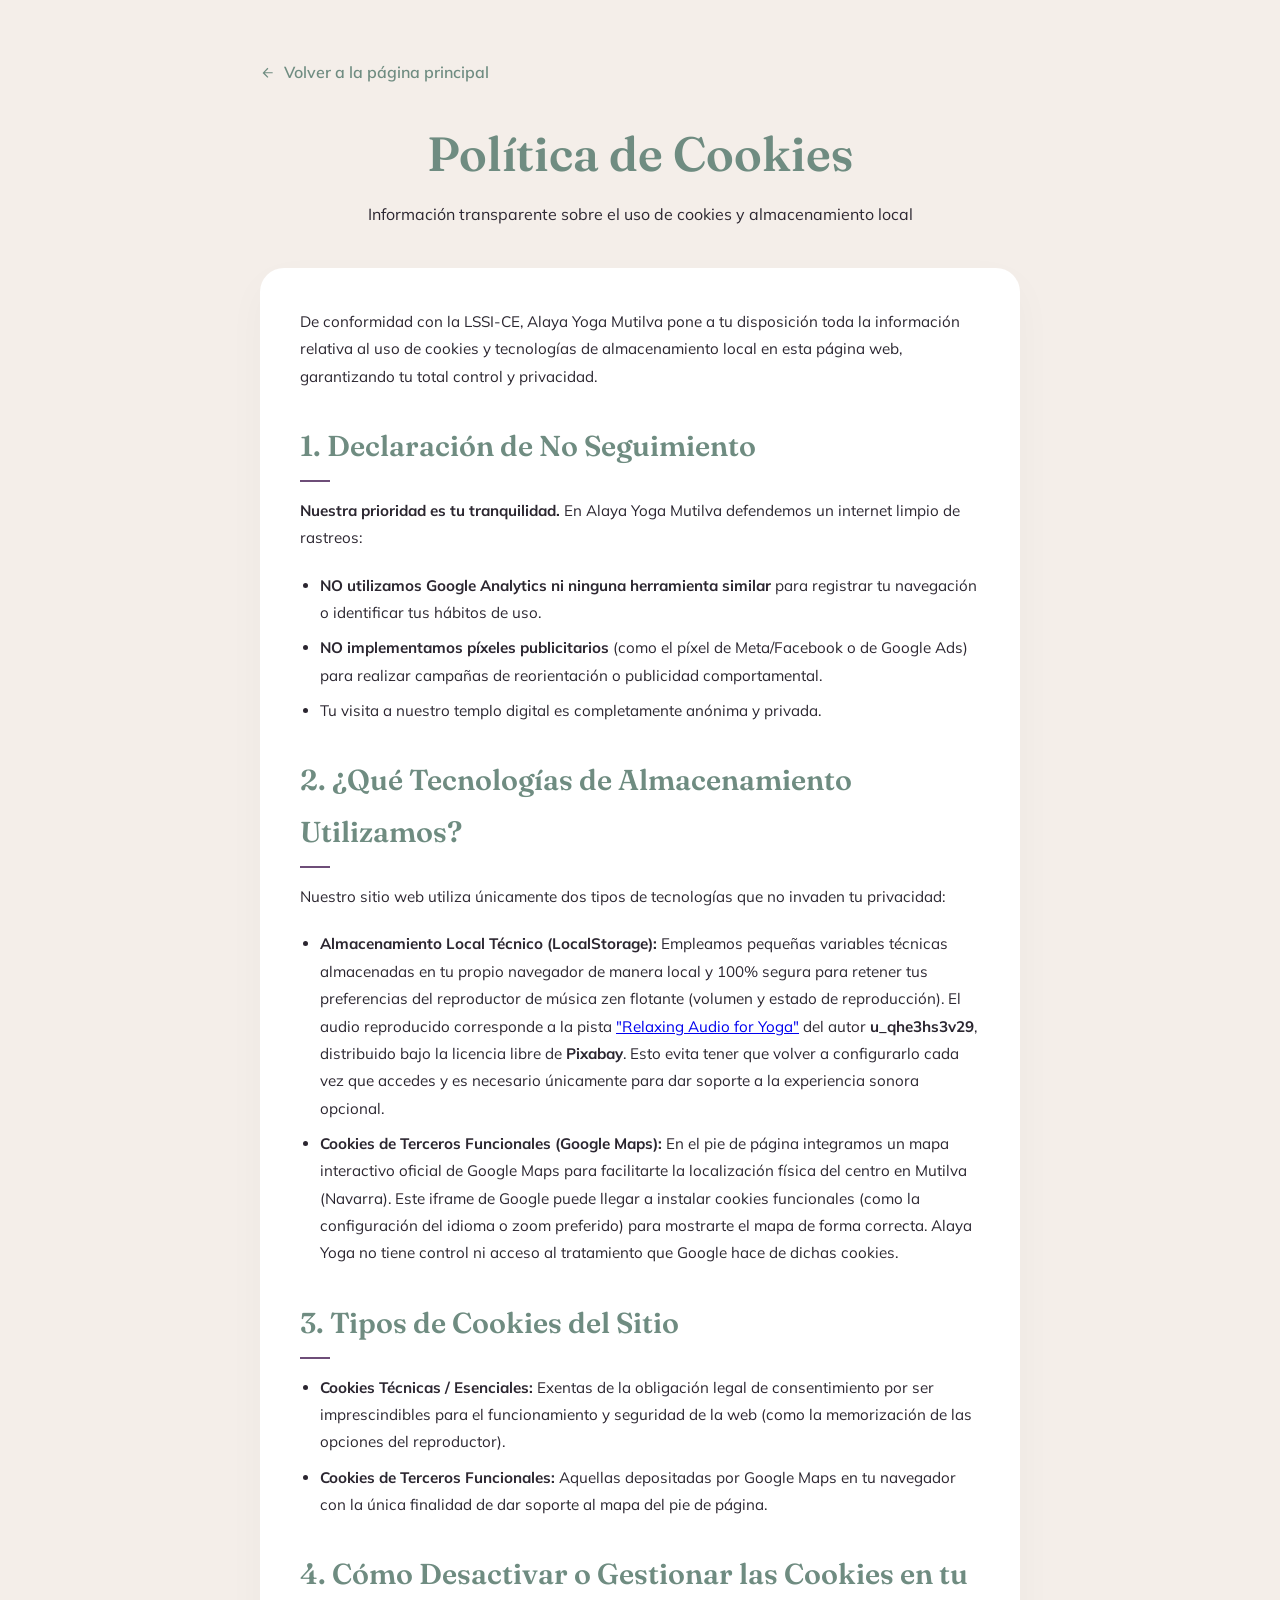
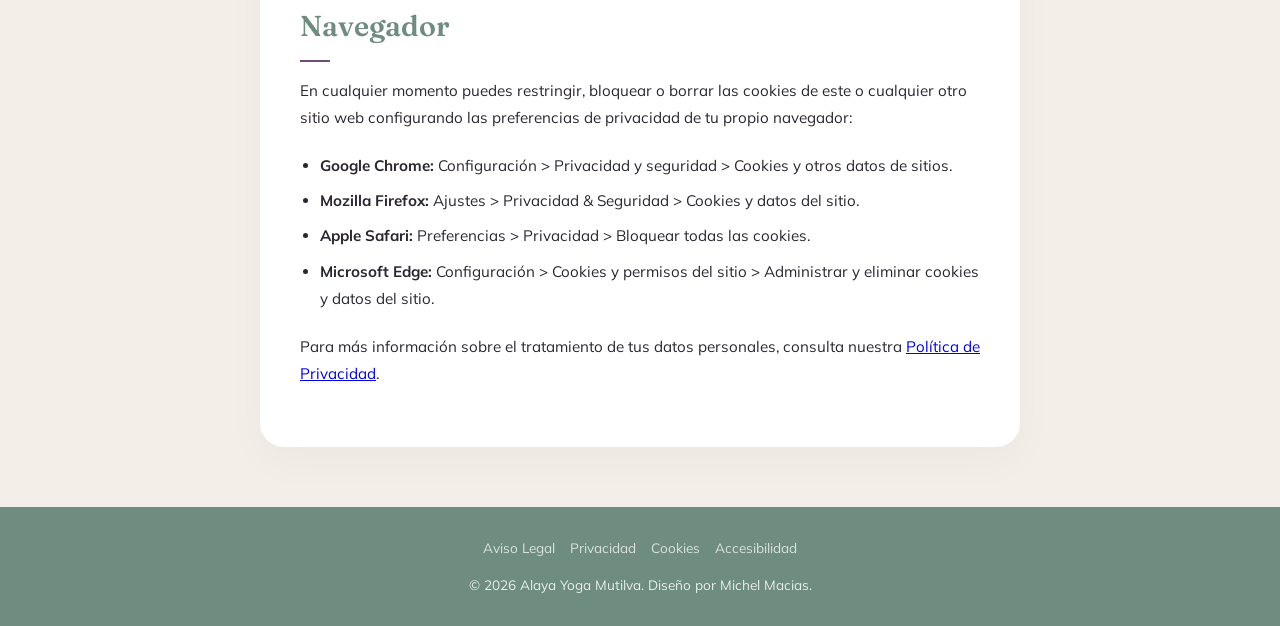
<file: docs/politica-cookies.html>
<!DOCTYPE html>
<html lang="es">
<head>
    <meta charset="UTF-8">
    <meta name="viewport" content="width=device-width, initial-scale=1.0">
    <title>Política de Cookies | Alaya Yoga Mutilva</title>
    <link rel="stylesheet" href="style.css">
    <link rel="icon" href="favicon.ico" sizes="32x32">
    <link rel="icon" href="favicon.png" type="image/png" sizes="192x192">
    <link rel="apple-touch-icon" href="apple-touch-icon.png">
    <link rel="preconnect" href="https://fonts.googleapis.com">
    <link rel="preconnect" href="https://fonts.gstatic.com" crossorigin>
    <link href="https://fonts.googleapis.com/css2?family=Fraunces:ital,opsz,wght@0,9..144,300;0,9..144,400;0,9..144,500;1,9..144,300;1,9..144,400&family=Mulish:wght@400;500;600;700&display=swap" rel="stylesheet">
    <style>
        .legal-container {
            max-width: 800px;
            margin: 60px auto 60px;
            padding: 0 20px;
            font-family: var(--sans);
            color: var(--text);
        }
        .legal-header {
            text-align: center;
            margin-bottom: 40px;
        }
        .legal-header h1 {
            font-family: var(--serif);
            font-size: 3rem;
            color: var(--contrast);
            margin-bottom: 10px;
        }
        .legal-content {
            background: var(--white);
            padding: 40px;
            border-radius: 24px;
            box-shadow: 0 15px 40px rgba(0,0,0,0.03);
            line-height: 1.8;
            font-size: 0.95rem;
        }
        .legal-content h2 {
            font-family: var(--serif);
            font-size: 1.8rem;
            color: var(--contrast);
            margin-top: 30px;
            margin-bottom: 15px;
            text-align: left;
        }
        .legal-content h2::after {
            content: '';
            display: block;
            width: 30px;
            height: 2px;
            background: var(--primary);
            margin: 8px 0 0 0;
        }
        .legal-content p {
            margin-bottom: 20px;
        }
        .legal-content ul {
            margin-bottom: 20px;
            padding-left: 20px;
        }
        .legal-content li {
            margin-bottom: 8px;
        }
        .back-home {
            display: inline-flex;
            align-items: center;
            gap: 8px;
            text-decoration: none;
            color: var(--contrast);
            font-weight: 600;
            margin-bottom: 30px;
            transition: color 0.3s ease;
        }
        .back-home:hover {
            color: var(--primary);
        }
        @media (max-width: 768px) {
            .legal-container {
                margin-top: 40px;
            }
            .legal-content {
                padding: 25px;
            }
            .legal-header h1 {
                font-size: 2.2rem;
            }
        }
    </style>
</head>
<body>
    <main class="legal-container">
        <a href="index.html" class="back-home" aria-label="Volver a la página de inicio">
            <svg viewBox="0 0 24 24" width="16" height="16" fill="currentColor" style="transform: rotate(180deg);"><path d="M5 13h11.86l-5.43 5.43 1.42 1.42L20.14 12l-7.29-7.29-1.42 1.42 5.43 5.43H5v2z"/></svg>
            Volver a la página principal
        </a>
        
        <div class="legal-header">
            <h1>Política de Cookies</h1>
            <p>Información transparente sobre el uso de cookies y almacenamiento local</p>
        </div>

        <article class="legal-content">
            <p>De conformidad con la LSSI-CE, Alaya Yoga Mutilva pone a tu disposición toda la información relativa al uso de cookies y tecnologías de almacenamiento local en esta página web, garantizando tu total control y privacidad.</p>

            <h2>1. Declaración de No Seguimiento</h2>
            <p><strong>Nuestra prioridad es tu tranquilidad.</strong> En Alaya Yoga Mutilva defendemos un internet limpio de rastreos:</p>
            <ul>
                <li><strong>NO utilizamos Google Analytics ni ninguna herramienta similar</strong> para registrar tu navegación o identificar tus hábitos de uso.</li>
                <li><strong>NO implementamos píxeles publicitarios</strong> (como el píxel de Meta/Facebook o de Google Ads) para realizar campañas de reorientación o publicidad comportamental.</li>
                <li>Tu visita a nuestro templo digital es completamente anónima y privada.</li>
            </ul>

            <h2>2. ¿Qué Tecnologías de Almacenamiento Utilizamos?</h2>
            <p>Nuestro sitio web utiliza únicamente dos tipos de tecnologías que no invaden tu privacidad:</p>
            <ul>
                <li><strong>Almacenamiento Local Técnico (LocalStorage):</strong> Empleamos pequeñas variables técnicas almacenadas en tu propio navegador de manera local y 100% segura para retener tus preferencias del reproductor de música zen flotante (volumen y estado de reproducción). El audio reproducido corresponde a la pista <a href="https://pixabay.com/es/music/meditaci%C3%B3n-espiritual-relaxing-audio-for-yoga-hombre_en_posici%C3%B3n_de_loto-131673/" target="_blank" rel="noopener">"Relaxing Audio for Yoga"</a> del autor <strong>u_qhe3hs3v29</strong>, distribuido bajo la licencia libre de <strong>Pixabay</strong>. Esto evita tener que volver a configurarlo cada vez que accedes y es necesario únicamente para dar soporte a la experiencia sonora opcional.</li>
                <li><strong>Cookies de Terceros Funcionales (Google Maps):</strong> En el pie de página integramos un mapa interactivo oficial de Google Maps para facilitarte la localización física del centro en Mutilva (Navarra). Este iframe de Google puede llegar a instalar cookies funcionales (como la configuración del idioma o zoom preferido) para mostrarte el mapa de forma correcta. Alaya Yoga no tiene control ni acceso al tratamiento que Google hace de dichas cookies.</li>
            </ul>

            <h2>3. Tipos de Cookies del Sitio</h2>
            <ul>
                <li><strong>Cookies Técnicas / Esenciales:</strong> Exentas de la obligación legal de consentimiento por ser imprescindibles para el funcionamiento y seguridad de la web (como la memorización de las opciones del reproductor).</li>
                <li><strong>Cookies de Terceros Funcionales:</strong> Aquellas depositadas por Google Maps en tu navegador con la única finalidad de dar soporte al mapa del pie de página.</li>
            </ul>

            <h2>4. Cómo Desactivar o Gestionar las Cookies en tu Navegador</h2>
            <p>En cualquier momento puedes restringir, bloquear o borrar las cookies de este o cualquier otro sitio web configurando las preferencias de privacidad de tu propio navegador:</p>
            <ul>
                <li><strong>Google Chrome:</strong> Configuración &gt; Privacidad y seguridad &gt; Cookies y otros datos de sitios.</li>
                <li><strong>Mozilla Firefox:</strong> Ajustes &gt; Privacidad &amp; Seguridad &gt; Cookies y datos del sitio.</li>
                <li><strong>Apple Safari:</strong> Preferencias &gt; Privacidad &gt; Bloquear todas las cookies.</li>
                <li><strong>Microsoft Edge:</strong> Configuración &gt; Cookies y permisos del sitio &gt; Administrar y eliminar cookies y datos del sitio.</li>
            </ul>
            <p>Para más información sobre el tratamiento de tus datos personales, consulta nuestra <a href="politica-privacidad.html">Política de Privacidad</a>.</p>
        </article>
    </main>

    <footer style="padding: 30px 20px; text-align: center; background: var(--contrast); color: var(--white); margin-top: 60px;">
        <div style="margin-bottom: 15px; font-size: 0.85rem; opacity: 0.75; display: flex; justify-content: center; gap: 15px; flex-wrap: wrap;">
            <a href="aviso-legal.html" style="color: var(--white); text-decoration: none;">Aviso Legal</a>
            <a href="politica-privacidad.html" style="color: var(--white); text-decoration: none;">Privacidad</a>
            <a href="politica-cookies.html" style="color: var(--white); text-decoration: none;">Cookies</a>
            <a href="declaracion-accesibilidad.html" style="color: var(--white); text-decoration: none;">Accesibilidad</a>
        </div>
        <p class="copyright" style="font-size: 0.85rem; opacity: 0.85;">&copy; 2026 Alaya Yoga Mutilva. Diseño por Michel Macias.</p>
    </footer>
</body>
</html>
</file>
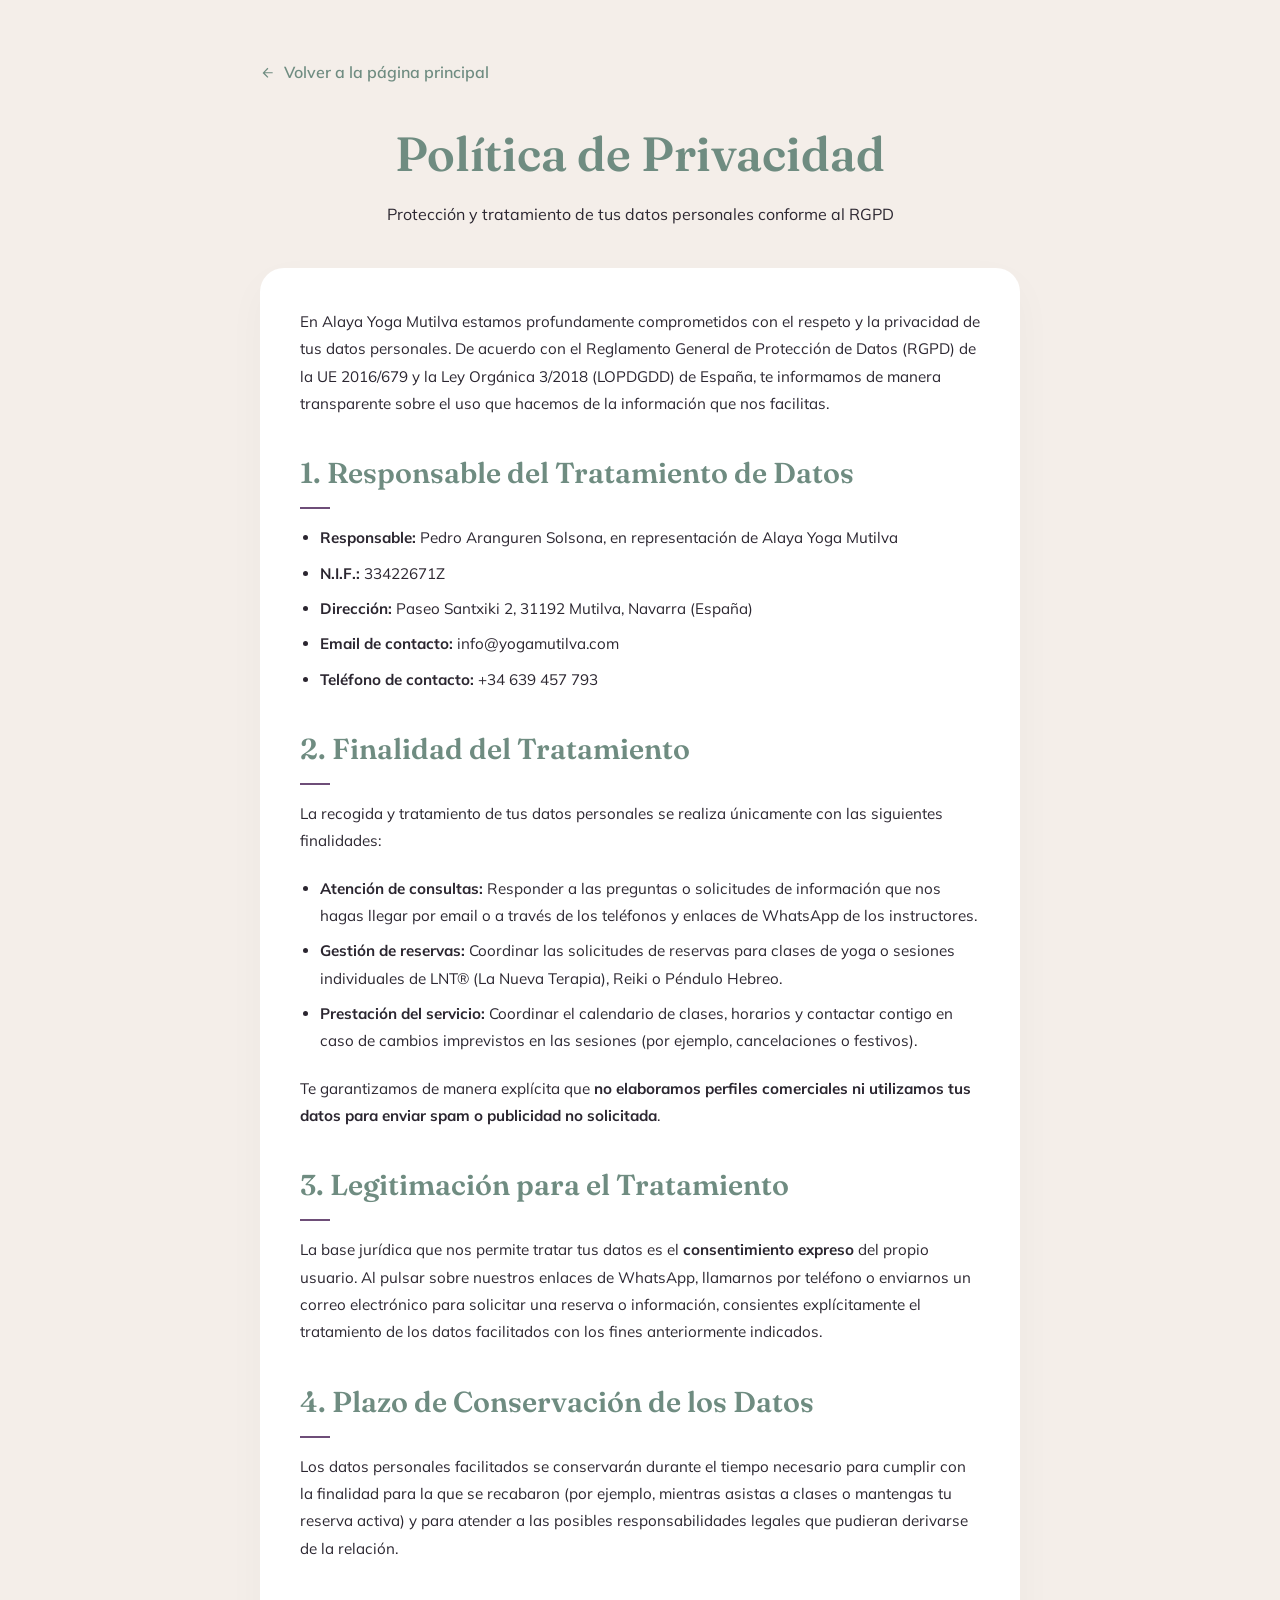
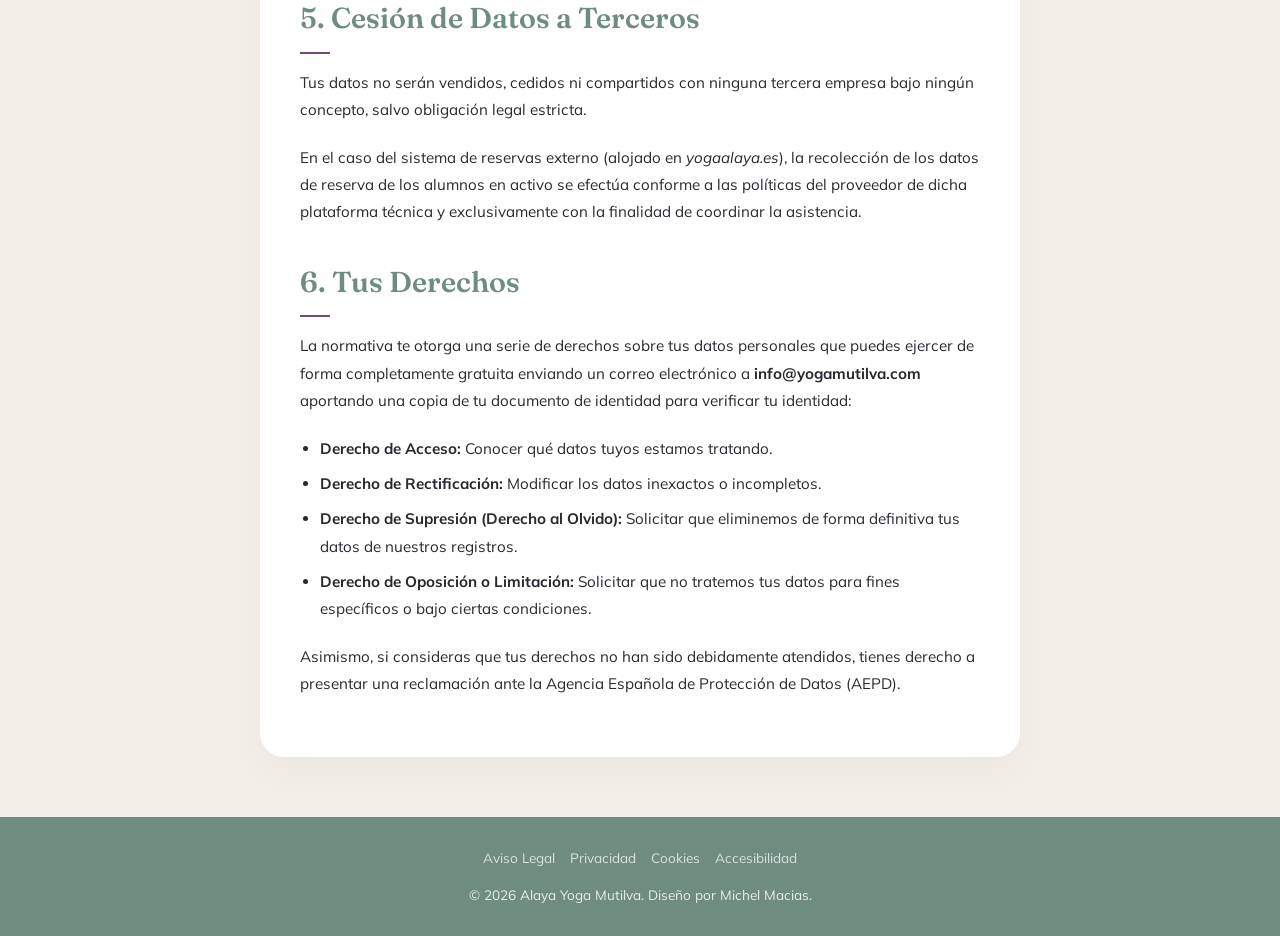
<file: docs/politica-privacidad.html>
<!DOCTYPE html>
<html lang="es">
<head>
    <meta charset="UTF-8">
    <meta name="viewport" content="width=device-width, initial-scale=1.0">
    <title>Política de Privacidad | Alaya Yoga Mutilva</title>
    <link rel="stylesheet" href="style.css">
    <link rel="icon" href="favicon.ico" sizes="32x32">
    <link rel="icon" href="favicon.png" type="image/png" sizes="192x192">
    <link rel="apple-touch-icon" href="apple-touch-icon.png">
    <link rel="preconnect" href="https://fonts.googleapis.com">
    <link rel="preconnect" href="https://fonts.gstatic.com" crossorigin>
    <link href="https://fonts.googleapis.com/css2?family=Fraunces:ital,opsz,wght@0,9..144,300;0,9..144,400;0,9..144,500;1,9..144,300;1,9..144,400&family=Mulish:wght@400;500;600;700&display=swap" rel="stylesheet">
    <style>
        .legal-container {
            max-width: 800px;
            margin: 60px auto 60px;
            padding: 0 20px;
            font-family: var(--sans);
            color: var(--text);
        }
        .legal-header {
            text-align: center;
            margin-bottom: 40px;
        }
        .legal-header h1 {
            font-family: var(--serif);
            font-size: 3rem;
            color: var(--contrast);
            margin-bottom: 10px;
        }
        .legal-content {
            background: var(--white);
            padding: 40px;
            border-radius: 24px;
            box-shadow: 0 15px 40px rgba(0,0,0,0.03);
            line-height: 1.8;
            font-size: 0.95rem;
        }
        .legal-content h2 {
            font-family: var(--serif);
            font-size: 1.8rem;
            color: var(--contrast);
            margin-top: 30px;
            margin-bottom: 15px;
            text-align: left;
        }
        .legal-content h2::after {
            content: '';
            display: block;
            width: 30px;
            height: 2px;
            background: var(--primary);
            margin: 8px 0 0 0;
        }
        .legal-content p {
            margin-bottom: 20px;
        }
        .legal-content ul {
            margin-bottom: 20px;
            padding-left: 20px;
        }
        .legal-content li {
            margin-bottom: 8px;
        }
        .back-home {
            display: inline-flex;
            align-items: center;
            gap: 8px;
            text-decoration: none;
            color: var(--contrast);
            font-weight: 600;
            margin-bottom: 30px;
            transition: color 0.3s ease;
        }
        .back-home:hover {
            color: var(--primary);
        }
        @media (max-width: 768px) {
            .legal-container {
                margin-top: 40px;
            }
            .legal-content {
                padding: 25px;
            }
            .legal-header h1 {
                font-size: 2.2rem;
            }
        }
    </style>
</head>
<body>
    <main class="legal-container">
        <a href="index.html" class="back-home" aria-label="Volver a la página de inicio">
            <svg viewBox="0 0 24 24" width="16" height="16" fill="currentColor" style="transform: rotate(180deg);"><path d="M5 13h11.86l-5.43 5.43 1.42 1.42L20.14 12l-7.29-7.29-1.42 1.42 5.43 5.43H5v2z"/></svg>
            Volver a la página principal
        </a>
        
        <div class="legal-header">
            <h1>Política de Privacidad</h1>
            <p>Protección y tratamiento de tus datos personales conforme al RGPD</p>
        </div>

        <article class="legal-content">
            <p>En Alaya Yoga Mutilva estamos profundamente comprometidos con el respeto y la privacidad de tus datos personales. De acuerdo con el Reglamento General de Protección de Datos (RGPD) de la UE 2016/679 y la Ley Orgánica 3/2018 (LOPDGDD) de España, te informamos de manera transparente sobre el uso que hacemos de la información que nos facilitas.</p>

            <h2>1. Responsable del Tratamiento de Datos</h2>
            <ul>
                <li><strong>Responsable:</strong> Pedro Aranguren Solsona, en representación de Alaya Yoga Mutilva</li>
                <li><strong>N.I.F.:</strong> 33422671Z</li>
                <li><strong>Dirección:</strong> Paseo Santxiki 2, 31192 Mutilva, Navarra (España)</li>
                <li><strong>Email de contacto:</strong> info@yogamutilva.com</li>
                <li><strong>Teléfono de contacto:</strong> +34 639 457 793</li>
            </ul>

            <h2>2. Finalidad del Tratamiento</h2>
            <p>La recogida y tratamiento de tus datos personales se realiza únicamente con las siguientes finalidades:</p>
            <ul>
                <li><strong>Atención de consultas:</strong> Responder a las preguntas o solicitudes de información que nos hagas llegar por email o a través de los teléfonos y enlaces de WhatsApp de los instructores.</li>
                <li><strong>Gestión de reservas:</strong> Coordinar las solicitudes de reservas para clases de yoga o sesiones individuales de LNT® (La Nueva Terapia), Reiki o Péndulo Hebreo.</li>
                <li><strong>Prestación del servicio:</strong> Coordinar el calendario de clases, horarios y contactar contigo en caso de cambios imprevistos en las sesiones (por ejemplo, cancelaciones o festivos).</li>
            </ul>
            <p>Te garantizamos de manera explícita que <strong>no elaboramos perfiles comerciales ni utilizamos tus datos para enviar spam o publicidad no solicitada</strong>.</p>

            <h2>3. Legitimación para el Tratamiento</h2>
            <p>La base jurídica que nos permite tratar tus datos es el <strong>consentimiento expreso</strong> del propio usuario. Al pulsar sobre nuestros enlaces de WhatsApp, llamarnos por teléfono o enviarnos un correo electrónico para solicitar una reserva o información, consientes explícitamente el tratamiento de los datos facilitados con los fines anteriormente indicados.</p>

            <h2>4. Plazo de Conservación de los Datos</h2>
            <p>Los datos personales facilitados se conservarán durante el tiempo necesario para cumplir con la finalidad para la que se recabaron (por ejemplo, mientras asistas a clases o mantengas tu reserva activa) y para atender a las posibles responsabilidades legales que pudieran derivarse de la relación.</p>

            <h2>5. Cesión de Datos a Terceros</h2>
            <p>Tus datos no serán vendidos, cedidos ni compartidos con ninguna tercera empresa bajo ningún concepto, salvo obligación legal estricta.</p>
            <p>En el caso del sistema de reservas externo (alojado en <em>yogaalaya.es</em>), la recolección de los datos de reserva de los alumnos en activo se efectúa conforme a las políticas del proveedor de dicha plataforma técnica y exclusivamente con la finalidad de coordinar la asistencia.</p>

            <h2>6. Tus Derechos</h2>
            <p>La normativa te otorga una serie de derechos sobre tus datos personales que puedes ejercer de forma completamente gratuita enviando un correo electrónico a <strong>info@yogamutilva.com</strong> aportando una copia de tu documento de identidad para verificar tu identidad:</p>
            <ul>
                <li><strong>Derecho de Acceso:</strong> Conocer qué datos tuyos estamos tratando.</li>
                <li><strong>Derecho de Rectificación:</strong> Modificar los datos inexactos o incompletos.</li>
                <li><strong>Derecho de Supresión (Derecho al Olvido):</strong> Solicitar que eliminemos de forma definitiva tus datos de nuestros registros.</li>
                <li><strong>Derecho de Oposición o Limitación:</strong> Solicitar que no tratemos tus datos para fines específicos o bajo ciertas condiciones.</li>
            </ul>
            <p>Asimismo, si consideras que tus derechos no han sido debidamente atendidos, tienes derecho a presentar una reclamación ante la Agencia Española de Protección de Datos (AEPD).</p>
        </article>
    </main>

    <footer style="padding: 30px 20px; text-align: center; background: var(--contrast); color: var(--white); margin-top: 60px;">
        <div style="margin-bottom: 15px; font-size: 0.85rem; opacity: 0.75; display: flex; justify-content: center; gap: 15px; flex-wrap: wrap;">
            <a href="aviso-legal.html" style="color: var(--white); text-decoration: none;">Aviso Legal</a>
            <a href="politica-privacidad.html" style="color: var(--white); text-decoration: none;">Privacidad</a>
            <a href="politica-cookies.html" style="color: var(--white); text-decoration: none;">Cookies</a>
            <a href="declaracion-accesibilidad.html" style="color: var(--white); text-decoration: none;">Accesibilidad</a>
        </div>
        <p class="copyright" style="font-size: 0.85rem; opacity: 0.85;">&copy; 2026 Alaya Yoga Mutilva. Diseño por Michel Macias.</p>
    </footer>
</body>
</html>
</file>
<file: style.css>
:root {
    --primary: #F4A460;
    --bg: #FDF5E6;
    --bg-alt: #f4f1ec;
    --contrast: #4A5D4E;
    --text: #2F2F2F;
    --white: #ffffff;
    --serif: 'Cormorant Garamond', serif;
    --sans: 'Montserrat', sans-serif;
    --whatsapp: #25d366;
    --instagram: #e4405f;
    --facebook: #1877f2;
    --youtube: #ff0000;
}

* {
    margin: 0;
    padding: 0;
    box-sizing: border-box;
}

html {
    scroll-behavior: smooth;
}

body {
    background-color: var(--bg);
    color: var(--text);
    font-family: var(--sans);
    line-height: 1.6;
    overflow-x: hidden;
    -webkit-font-smoothing: antialiased;
}

/* Ocultar cursor real en desktop */
@media (min-width: 1024px) {
    body, a, button, .team-social a { cursor: none !important; }
}

h1, h2, h3 {
    font-family: var(--serif);
    font-weight: 600;
}

/* --- HEADER & NAV (MOBILE FIRST) --- */
header {
    padding: 1.5rem;
    position: fixed;
    width: 100%;
    z-index: 1000;
    transition: all 0.4s ease;
    background: transparent;
}

.header-scrolled {
    padding: 0.5rem 1rem;
}

nav {
    display: flex;
    justify-content: space-between;
    align-items: center;
    width: 100%;
    max-width: 1400px;
    margin: 0 auto;
    background: rgba(253, 245, 230, 0.4); /* Fondo mucho más transparente */
    padding: 0.8rem 1.5rem;
    border-radius: 50px;
    backdrop-filter: blur(12px);
    -webkit-backdrop-filter: blur(12px);
    position: relative;
    border: 1px solid rgba(244, 164, 96, 0.3); /* Borde sutil var(--primary) */
    box-shadow: 0 4px 15px rgba(0, 0, 0, 0.05);
    transition: all 0.4s ease;
}

.header-scrolled nav {
    box-shadow: 0 10px 30px rgba(0, 0, 0, 0.1);
    background: rgba(253, 245, 230, 0.65); /* Un poco más opaco al hacer scroll, pero aún translúcido */
}

.logo-container {
    max-width: 100px;
}

.main-logo {
    width: 100%;
    height: auto;
    /* Sin filtros oscuros para fondo claro */
}

.hamburger {
    display: flex;
    flex-direction: column;
    gap: 5px;
    cursor: pointer;
    z-index: 1001;
}
.hamburger span {
    width: 25px;
    height: 3px;
    background: var(--contrast);
    transition: all 0.3s ease;
}

.hamburger.active span:nth-child(1) {
    transform: rotate(45deg) translate(5px, 6px);
}
.hamburger.active span:nth-child(2) {
    opacity: 0;
}
.hamburger.active span:nth-child(3) {
    transform: rotate(-45deg) translate(5px, -6px);
}

.nav-links {
    position: absolute;
    top: 120%;
    left: 0;
    width: 100%;
    background: rgba(253, 245, 230, 0.98);
    border-radius: 20px;
    padding: 2rem;
    display: flex;
    flex-direction: column;
    gap: 1.5rem;
    opacity: 0;
    visibility: hidden;
    transform: translateY(-20px);
    transition: all 0.3s ease;
    border: 1px solid rgba(244, 164, 96, 0.3);
    list-style: none;
    text-align: center;
    box-shadow: 0 15px 30px rgba(0, 0, 0, 0.1);
}

.nav-links.active {
    opacity: 1;
    visibility: visible;
    transform: translateY(0);
}

.nav-links li a {
    text-decoration: none;
    color: var(--contrast);
    font-size: 1.1rem;
    font-weight: 600;
    text-transform: uppercase;
    letter-spacing: 1.5px;
    transition: color 0.3s ease;
}

.nav-links li a:hover {
    color: var(--primary);
}

/* --- HERO --- */
#hero {
    height: 100vh;
    width: 100%;
    display: flex;
    align-items: center;
    justify-content: center;
    text-align: center;
    background-size: cover;
    background-position: center;
    color: var(--white);
    padding: 0 1.5rem;
}

.hero-content {
    width: 100%;
    max-width: 800px;
    padding-top: 6rem;
}

.hero-content h1 {
    font-size: 2.5rem;
    margin-bottom: 1rem;
    text-shadow: 0 2px 15px rgba(0,0,0,0.5);
    line-height: 1.2;
}

.hero-content p {
    font-size: 1.1rem;
    margin-bottom: 2.5rem;
    font-weight: 300;
    text-shadow: 0 1px 5px rgba(0,0,0,0.5);
}

.cta-button {
    display: inline-block;
    padding: 1.2rem 2.5rem;
    background-color: var(--primary);
    color: var(--white);
    text-decoration: none;
    border-radius: 50px;
    font-weight: 500;
    transition: all 0.3s ease;
}

.cta-button:hover {
    transform: translateY(-3px);
    box-shadow: 0 10px 20px rgba(244, 164, 96, 0.3);
}

/* --- SECTIONS --- */
section {
    padding: 5rem 1.5rem;
    width: 100%;
    text-align: center;
}

h2 {
    font-size: 2.2rem;
    margin-bottom: 1rem;
    color: var(--contrast);
}

h2::after {
    content: '';
    display: block;
    width: 50px;
    height: 2px;
    background: var(--primary);
    margin: 1rem auto;
}

/* --- TEAM & GRIDS --- */
.team-grid, .grid-container, .tarifas-grid, .testimonials-grid {
    display: grid;
    grid-template-columns: 1fr;
    gap: 2.5rem;
    max-width: 1200px;
    margin: 3rem auto 0;
}

.team-card, .card, .tarifa-card {
    background: var(--white);
    padding: 3rem 2rem;
    border-radius: 24px;
    box-shadow: 0 15px 40px rgba(0,0,0,0.04);
    display: flex;
    flex-direction: column;
    align-items: center;
    transition: transform 0.3s ease;
}

.team-card:hover {
    transform: translateY(-10px);
    box-shadow: 0 20px 50px rgba(0,0,0,0.08);
}

.team-img {
    width: 140px;
    height: 140px;
    object-fit: cover;
    border-radius: 50%;
    margin-bottom: 1.5rem;
    border: 4px solid var(--bg-alt);
    transition: all 0.5s ease;
}

@keyframes floatDance {
    0%, 100% { transform: translateY(0) rotate(0deg) scale(1.05); }
    25% { transform: translateY(-5px) rotate(3deg) scale(1.05); }
    75% { transform: translateY(5px) rotate(-3deg) scale(1.05); }
}

.team-card:hover .team-img {
    border-color: var(--primary);
    animation: floatDance 4s ease-in-out infinite;
}

.team-social {
    display: flex;
    justify-content: center;
    gap: 1.5rem;
    margin-top: 2rem;
}

.team-social a {
    width: 28px;
    height: 28px;
    display: flex;
    align-items: center;
    justify-content: center;
    color: var(--contrast);
    transition: all 0.3s ease;
    opacity: 0.6;
}

.team-social svg {
    width: 100%;
    height: 100%;
    fill: currentColor;
}

/* Colores específicos en hover */
.team-social a:hover {
    opacity: 1;
    transform: translateY(-5px) scale(1.2);
}

.team-social a[title="WhatsApp"]:hover { color: var(--whatsapp); }
.team-social a[title="Instagram"]:hover { color: var(--instagram); }
.team-social a[title="Email"]:hover { color: var(--primary); }

/* --- PRACTICAS --- */
.practica-detail {
    max-width: 1000px;
    margin: 0 auto 4rem;
    text-align: left;
    background: var(--white);
    padding: 2.5rem;
    border-radius: 24px;
}

.benefits {
    margin-top: 2rem;
    list-style: none;
}

.benefits li {
    margin-bottom: 0.8rem;
    padding-left: 1.5rem;
    position: relative;
}

.benefits li::before {
    content: '•';
    color: var(--primary);
    position: absolute;
    left: 0;
    font-weight: bold;
}

/* --- SCHEDULE --- */
.table-responsive {
    overflow-x: auto;
    margin-top: 2rem;
    border-radius: 20px;
    box-shadow: 0 10px 30px rgba(0,0,0,0.05);
}

.schedule-table {
    min-width: 700px;
    width: 100%;
    border-collapse: collapse;
    background: var(--white);
}

.schedule-table th {
    background: var(--contrast);
    color: var(--white);
    padding: 1.5rem;
}

.schedule-table td {
    padding: 1.5rem;
    border: 1px solid var(--bg-alt);
    font-size: 0.9rem;
}

/* --- FOOTER --- */
footer {
    background: var(--contrast);
    color: var(--white);
    padding: 5rem 1.5rem 2rem;
}

.footer-content {
    max-width: 1200px;
    margin: 0 auto;
    display: grid;
    grid-template-columns: 1fr;
    gap: 3rem;
    text-align: center;
}

.footer-info {
    display: flex;
    flex-direction: column;
    gap: 0.5rem;
}

.footer-social {
    display: flex;
    justify-content: center;
    gap: 1.5rem;
    margin-top: 1rem;
}

.footer-social a {
    width: 32px;
    height: 32px;
    color: var(--white);
    opacity: 0.8;
    transition: all 0.3s ease;
}

.footer-social svg {
    width: 100%;
    height: 100%;
    fill: currentColor;
}

.footer-social a:hover {
    opacity: 1;
    color: var(--primary);
    transform: translateY(-3px);
}

.footer-social a[title="WhatsApp"]:hover { color: var(--whatsapp); }
.footer-social a[title="Instagram"]:hover { color: var(--instagram); }
.footer-social a[title="Facebook"]:hover { color: var(--facebook); }
.footer-social a[title="YouTube"]:hover { color: var(--youtube); }

.footer-map iframe {
    border-radius: 15px;
    box-shadow: 0 10px 20px rgba(0,0,0,0.2);
}

.footer-cta {
    display: flex;
    align-items: center;
    justify-content: center;
}

/* --- FLOATING BUTTONS --- */
.whatsapp-float {
    position: fixed;
    bottom: 30px;
    right: 30px;
    width: 60px;
    height: 60px;
    background-color: var(--whatsapp);
    border-radius: 50%;
    display: flex;
    align-items: center;
    justify-content: center;
    box-shadow: 0 10px 25px rgba(0,0,0,0.2);
    z-index: 1000;
    transition: transform 0.3s ease;
}

.whatsapp-float:hover { transform: scale(1.1); }
.whatsapp-float img { width: 32px; }

/* --- MODAL CALENDARIO --- */
.modal-overlay {
    position: fixed;
    top: 0;
    left: 0;
    width: 100vw;
    height: 100vh;
    background: rgba(0,0,0,0.8);
    backdrop-filter: blur(5px);
    display: flex;
    align-items: center;
    justify-content: center;
    z-index: 9999;
    opacity: 0;
    visibility: hidden;
    transition: all 0.3s ease;
}

.modal-overlay.active {
    opacity: 1;
    visibility: visible;
}

.modal-content {
    background: var(--white);
    width: 95%;
    max-width: 800px;
    height: 85vh;
    border-radius: 15px;
    position: relative;
    overflow: hidden;
    border: 2px solid var(--primary);
    box-shadow: 0 20px 50px rgba(0,0,0,0.5);
    transform: translateY(20px);
    transition: all 0.4s ease;
}

.modal-overlay.active .modal-content {
    transform: translateY(0);
}

.modal-close {
    position: absolute;
    top: -5px;
    right: 10px;
    background: transparent;
    border: none;
    color: var(--bg);
    font-size: 2.5rem;
    cursor: pointer;
    z-index: 10;
    font-weight: bold;
    text-shadow: 0 0 10px white;
}

.modal-body {
    width: 100%;
    height: 100%;
    padding-top: 30px;
}

#calendar-iframe {
    width: 100%;
    height: 100%;
    border: none;
}

/* --- MEDIA QUERIES --- */
@media (min-width: 768px) {
    nav {
        flex-direction: row;
        border-radius: 100px;
        padding: 0.8rem 2rem;
    }
    .hamburger { display: none; }
    
    .nav-links {
        position: static;
        flex-direction: row;
        opacity: 1;
        visibility: visible;
        background: transparent;
        transform: none;
        width: auto;
        padding: 0;
        border: none;
    }
    .nav-links li a {
        font-size: 0.85rem;
    }
    .nav-links li a::after {
        content: '';
        position: absolute;
        bottom: -5px;
        left: 0;
        width: 0;
        height: 2px;
        background: var(--primary);
        transition: width 0.3s ease;
    }
    .nav-links li a:hover::after {
        width: 100%;
    }
    
    .hero-content h1 { font-size: 4rem; }
    h2 { font-size: 3rem; }
    
    .team-grid, .grid-container { grid-template-columns: repeat(2, 1fr); }
    .tarifas-grid { grid-template-columns: repeat(3, 1fr); }
    
    .practica-detail { padding: 4rem; }
    .benefits { display: grid; grid-template-columns: 1fr 1fr; gap: 1rem; }
}

@media (min-width: 1024px) {
    .team-grid { grid-template-columns: repeat(3, 1fr); }
    .footer-content { 
        grid-template-columns: 1fr 1.5fr 1fr; 
        text-align: left; 
    }
    .footer-social { justify-content: flex-start; }
    .footer-cta { justify-content: flex-end; }
}

/* --- ANIMATIONS --- */
.reveal {
    opacity: 0;
    transform: translateY(60px) scale(0.95);
    transition: all 1.2s cubic-bezier(0.22, 1, 0.36, 1);
}

.reveal.active {
    opacity: 1;
    transform: translateY(0) scale(1);
}

/* Retraso escalonado de tres en tres para las tarjetas */
.reveal.active .team-card:nth-child(1), .reveal.active .team-card:nth-child(2), .reveal.active .team-card:nth-child(3) { transition-delay: 0.1s; }
.reveal.active .team-card:nth-child(4), .reveal.active .team-card:nth-child(5), .reveal.active .team-card:nth-child(6) { transition-delay: 0.5s; }

/* Para las tarifas, que caigan progresivamente */
.reveal.active .tarifa-card:nth-child(1) { transition-delay: 0.1s; }
.reveal.active .tarifa-card:nth-child(2) { transition-delay: 0.2s; }
.reveal.active .tarifa-card:nth-child(3) { transition-delay: 0.3s; }

@keyframes breathe {
    0%, 100% { transform: scale(1); }
    50% { transform: scale(1.03); }
}

.breathe-animation {
    animation: breathe 5s infinite ease-in-out;
}

@keyframes cursorPulse {
    0%, 100% { width: 40px; height: 40px; margin: -20px 0 0 -20px; opacity: 0.4; }
    50% { width: 60px; height: 60px; margin: -30px 0 0 -30px; opacity: 0.1; }
}

#custom-cursor {
    position: fixed;
    top: 0;
    left: 0;
    background-color: var(--primary);
    border-radius: 50%;
    pointer-events: none;
    z-index: 9999;
    mix-blend-mode: multiply;
    animation: cursorPulse 2.5s infinite ease-in-out;
}

#custom-cursor-dot {
    position: fixed;
    top: 0;
    left: 0;
    width: 8px;
    height: 8px;
    margin: -4px 0 0 -4px;
    background-color: var(--contrast);
    border-radius: 50%;
    pointer-events: none;
    z-index: 10000;
}

.cursor-hover {
    animation: none !important;
    width: 60px !important;
    height: 60px !important;
    margin: -30px 0 0 -30px !important;
    background-color: var(--primary) !important;
    opacity: 0.3 !important;
}
</file>
<file: docs/style.css>
:root {
    /* --- Marca oficial Alaya Yoga Mutilva --- */
    --plum:       #6E4E78;   /* Primario: malva superior */
    --plum-deep:  #4C3556;
    --mauve:      #B98FB0;
    --mauve-soft: #DDC8DA;
    --sage:       #6F8C81;   /* Secundario: salvia inferior */
    --sage-deep:  #51695F;
    --sage-soft:  #CBD9D2;
    --dusk:       #E0A088;   /* Acento cálido horizonte */
    --ink:        #2B2630;   /* Auburn/Tinta del trazo */
    --ink-soft:   #5C5560;
    --ink-faint:  #6E6775;
    --bone:       #F4EEE9;   /* Fondo lino del alba */
    --bone-2:     #ECE6EC;   /* Fondo liso alternativo */
    --paper:      #FFFFFF;

    --line:       rgba(43, 38, 48, 0.10);
    --line-soft:  rgba(43, 38, 48, 0.06);
    --pad:        clamp(1rem, 3vw, 2.5rem);

    /* --- Remapeo de variables de yogamutilva --- */
    --primary: var(--plum);
    --bg: var(--bone);
    --bg-alt: var(--bone-2);
    --contrast: var(--sage);
    --text: var(--ink);
    --white: var(--paper);
    --serif: 'Fraunces', Georgia, 'Times New Roman', serif;
    --sans: 'Mulish', -apple-system, BlinkMacSystemFont, 'Segoe UI', Roboto, sans-serif;
    
    --whatsapp:   #25d366;
    --instagram:  #c13584; /* Malva Instagram */
    --facebook:   #1877f2;
    --youtube:    #ff0000;
    
    --text-muted: var(--ink-soft);
    --text-light: var(--ink-faint);
    --text-lighter: var(--ink-faint);
    --black: #000000;
    
    /* ritmo y sombras cloude */
    --radius: 18px;
    --radius-lg: 28px;
    --shadow-sm: 0 2px 14px rgba(43, 38, 48, 0.05);
    --shadow:    0 18px 50px rgba(43, 38, 48, 0.10);
    --shadow-lg: 0 30px 70px rgba(43, 38, 48, 0.14);
    --ease: cubic-bezier(0.22, 1, 0.36, 1);
}

* {
    margin: 0;
    padding: 0;
    box-sizing: border-box;
}

html {
    scroll-behavior: smooth;
}

body {
    background-color: var(--bg);
    color: var(--text);
    font-family: var(--sans);
    line-height: 1.6;
    overflow-x: hidden;
    -webkit-font-smoothing: antialiased;
}

/* Skip Navigation Link */
.skip-link {
    position: absolute;
    top: -100%;
    left: 50%;
    transform: translateX(-50%);
    background: var(--contrast);
    color: var(--white);
    padding: 0.8rem 1.5rem;
    border-radius: 0 0 8px 8px;
    z-index: 100000;
    font-weight: 600;
    text-decoration: none;
    transition: top 0.3s ease;
}

.skip-link:focus {
    top: 0;
}

.sr-only {
    position: absolute;
    width: 1px;
    height: 1px;
    padding: 0;
    margin: -1px;
    overflow: hidden;
    clip: rect(0, 0, 0, 0);
    white-space: nowrap;
    border: 0;
}


h1, h2, h3 {
    font-family: var(--serif);
    font-weight: 600;
}

/* --- HEADER & NAV (PILL GLASSMORPHISM) --- */
header {
    position: fixed;
    inset: 0 0 auto 0;
    z-index: 1000;
    padding: 1.1rem var(--pad, 1.5rem);
    transition: padding 0.4s var(--ease, ease);
}
header.header-scrolled {
    padding-top: 0.5rem;
    padding-bottom: 0.5rem;
}
nav {
    max-width: 1180px;
    margin: 0 auto;
    display: flex;
    align-items: center;
    justify-content: space-between;
    padding: 0.6rem 0.7rem 0.6rem 1.2rem;
    background: rgba(244, 238, 233, 0.95);
    border: 1px solid var(--line, rgba(43, 38, 48, 0.10));
    border-radius: 999px;
    box-shadow: var(--shadow-sm, 0 2px 14px rgba(43, 38, 48, 0.05));
    transition: background 0.4s var(--ease, ease), box-shadow 0.4s var(--ease, ease);
}
header.header-scrolled nav {
    background: rgba(244, 238, 233, 0.9);
    box-shadow: var(--shadow, 0 18px 50px rgba(43, 38, 48, 0.10));
}

.logo-container {
    max-width: 80px;
    display: inline-flex;
    align-items: center;
}
@media (min-width: 860px) {
    .logo-container {
        max-width: 100px;
    }
}
.main-logo {
    width: 100%;
    height: auto;
}

.hamburger {
    display: flex;
    flex-direction: column;
    gap: 5px;
    width: 44px;
    height: 44px;
    align-items: center;
    justify-content: center;
    background: none;
    border: none;
    cursor: pointer;
    border-radius: 50%;
    position: relative;
    z-index: 1001;
}
.hamburger span {
    width: 23px;
    height: 2px;
    background: var(--ink);
    border-radius: 2px;
    transition: all 0.32s var(--ease);
}
.hamburger.active span:nth-child(1) {
    transform: translateY(7px) rotate(45deg);
}
.hamburger.active span:nth-child(2) {
    opacity: 0;
}
.hamburger.active span:nth-child(3) {
    transform: translateY(-7px) rotate(-45deg);
}

.nav-links {
    position: fixed;
    top: 0;
    left: 0;
    right: 0;
    height: 100vh;
    height: 100dvh;
    flex-direction: column;
    justify-content: flex-start;
    align-items: center;
    text-align: center;
    gap: 1.8rem;
    background: rgba(244, 238, 233, 0.97);
    backdrop-filter: blur(18px);
    -webkit-backdrop-filter: blur(18px);
    transform: translateX(100%);
    transition: transform 0.45s var(--ease);
    padding: 7rem 2rem 5rem 2rem;
    list-style: none;
    display: flex;
    z-index: 1000;
    overflow-y: auto;
    -webkit-overflow-scrolling: touch;
}
.nav-links.active {
    transform: translateX(0);
}
.nav-links li {
    flex-shrink: 0;
    width: 100%;
}
.nav-links li a {
    text-decoration: none;
    color: var(--ink);
    font-weight: 600;
    font-size: 1.4rem;
    transition: color 0.3s ease;
    letter-spacing: 0.04em;
}
.nav-links li a:hover,
.nav-links li a.active {
    color: var(--plum);
}
.nav-links .nav-cta {
    background: var(--plum);
    color: #fff !important;
    padding: 0.7rem 1.8rem;
    border-radius: 999px;
    display: inline-block;
    font-size: 1.1rem;
    text-transform: none !important;
}
.nav-links .nav-cta:hover {
    background: var(--plum-deep);
    color: #fff !important;
    transform: translateY(-2px);
}

/* --- HERO --- */
#hero {
    position: relative;
    overflow: hidden;
    height: 100vh;
    width: 100%;
    display: flex;
    align-items: center;
    justify-content: center;
    text-align: center;
    color: var(--white);
    padding: 0 1.5rem;
}

.hero-slides-container {
    position: absolute;
    top: 0;
    left: 0;
    width: 100%;
    height: 100%;
    z-index: 1;
}

.hero-slide {
    position: absolute;
    top: 0;
    left: 0;
    width: 100%;
    height: 100%;
    background-size: cover;
    background-position: center;
    opacity: 0;
    transition: opacity 1.8s ease-in-out, transform 8s ease-out;
    z-index: 1;
    transform: scale(1.05); /* Suave efecto inicial para zoom zen */
}

.hero-slide.active {
    opacity: 1;
    z-index: 2;
    transform: scale(1); /* Suave zoom in matizado */
}

.hero-content {
    position: relative;
    z-index: 10; /* Por encima de las diapositivas */
    width: 100%;
    max-width: 840px;
    padding-top: 7rem;
    padding-left: 1rem;
    padding-right: 1rem;
}

.hero-content .eyebrow {
    color: var(--mauve-soft);
    font-size: 0.95rem;
    text-transform: uppercase;
    letter-spacing: 0.15em;
    font-weight: 600;
    display: block;
    margin-bottom: 1.2rem;
}

.hero-content h1 {
    color: var(--white);
    font-size: clamp(2.4rem, 5.8vw, 4.8rem);
    font-weight: 300;
    line-height: 1.08;
    margin-bottom: 1.4rem;
    text-shadow: 0 2px 30px rgba(0,0,0,0.35);
}

.hero-content h1 em {
    font-style: italic;
    font-family: var(--serif);
}

.hero-content p {
    font-size: clamp(1.05rem, 1.8vw, 1.22rem);
    margin-bottom: 2.5rem;
    font-weight: 400;
    max-width: 680px;
    margin-left: auto;
    margin-right: auto;
    text-shadow: 0 1px 15px rgba(0,0,0,0.35);
    line-height: 1.5;
}

.hero-dots {
    position: absolute;
    bottom: 30px;
    left: 50%;
    transform: translateX(-50%);
    z-index: 10;
    display: flex;
    gap: 12px;
}

.hero-dot {
    width: 10px;
    height: 10px;
    border-radius: 50%;
    background: rgba(255, 255, 255, 0.4);
    border: none;
    cursor: pointer;
    transition: all 0.3s ease;
    padding: 0;
}

.hero-dot:hover {
    background: rgba(255, 255, 255, 0.8);
}

.hero-dot.active {
    background: var(--primary);
    transform: scale(1.2);
}

.cta-button {
    display: inline-block;
    padding: 1.2rem 2.5rem;
    background-color: #A64B17;
    color: var(--white);
    text-decoration: none;
    border-radius: 50px;
    font-weight: 600;
    transition: all 0.3s ease;
}

.cta-button:hover {
    transform: translateY(-3px);
    background-color: #8C3E11;
    box-shadow: 0 10px 20px rgba(166, 75, 23, 0.25);
}

/* --- SECTIONS --- */
section {
    padding: 5rem 1.5rem;
    width: 100%;
    text-align: center;
}

h2 {
    font-size: 2.2rem;
    margin-bottom: 1rem;
    color: var(--contrast);
}

h2::after {
    content: '';
    display: block;
    width: 50px;
    height: 2px;
    background: var(--primary);
    margin: 1rem auto;
}

/* --- TEAM & GRIDS --- */
.team-grid, .grid-container, .tarifas-grid, .testimonials-grid {
    display: grid;
    grid-template-columns: 1fr;
    gap: 2.5rem;
    max-width: 1200px;
    margin: 3rem auto 0;
}

.team-card, .card, .tarifa-card {
    background: var(--white);
    padding: 3rem 2rem;
    border-radius: 24px;
    box-shadow: 0 15px 40px rgba(0,0,0,0.04);
    display: flex;
    flex-direction: column;
    align-items: center;
    transition: transform 0.3s ease;
}

.team-card:hover {
    transform: translateY(-10px);
    box-shadow: 0 20px 50px rgba(0,0,0,0.08);
}

.team-img {
    width: 140px;
    height: 140px;
    object-fit: cover;
    border-radius: 50%;
    margin-bottom: 1.5rem;
    border: 4px solid var(--bg-alt);
    transition: all 0.5s ease;
}

@keyframes floatDance {
    0%, 100% { transform: translateY(0) rotate(0deg) scale(1.05); }
    25% { transform: translateY(-5px) rotate(3deg) scale(1.05); }
    75% { transform: translateY(5px) rotate(-3deg) scale(1.05); }
}

.team-card:hover .team-img {
    border-color: var(--primary);
    animation: floatDance 4s ease-in-out infinite;
}

.team-social {
    display: flex;
    justify-content: center;
    gap: 1.5rem;
    margin-top: 2rem;
}

.team-social a {
    width: 28px;
    height: 28px;
    display: flex;
    align-items: center;
    justify-content: center;
    color: var(--contrast);
    transition: all 0.3s ease;
    opacity: 0.6;
}

.team-social svg {
    width: 100%;
    height: 100%;
    fill: currentColor;
}

/* Colores específicos en hover */
.team-social a:hover {
    opacity: 1;
    transform: translateY(-5px) scale(1.2);
}

.team-social a[title="WhatsApp"]:hover { color: var(--whatsapp); }
.team-social a[title="Instagram"]:hover { color: var(--instagram); }
.team-social a[title="Email"]:hover { color: var(--primary); }
.team-social a[title="Reservar"]:hover { color: var(--primary); }

.team-card .bio a {
    color: var(--primary);
    text-decoration: none;
    font-weight: 600;
    transition: color 0.3s ease, border-bottom 0.3s ease;
    border-bottom: 1.5px dashed var(--primary);
    padding-bottom: 1px;
}

.team-card .bio a:hover {
    color: var(--contrast);
    border-bottom: 1.5px solid var(--contrast);
}

/* --- TERAPIA LNT® SECTION --- */
#lnt h2::after {
    margin: 1.5rem auto;
}

#lnt .container > div > div:hover {
    transform: translateY(-5px);
    transition: transform 0.3s ease;
    border: 1px solid var(--primary);
}

/* LNT Section Styles */
.lnt-section {
    padding: 80px 0;
}

.lnt-container {
    max-width: 1000px;
    margin: 0 auto;
    text-align: center;
    padding: 0 20px;
}

.lnt-description {
    font-size: 1.15rem;
    line-height: 1.8;
    color: var(--text-muted);
    margin-bottom: 35px;
    font-family: var(--sans);
}

.lnt-cards-container {
    display: flex;
    justify-content: center;
    gap: 20px;
    flex-wrap: wrap;
    margin-bottom: 40px;
}

.lnt-card {
    flex: 1;
    min-width: 280px;
    padding: 25px;
    background: var(--white);
    border-radius: 8px;
    box-shadow: 0 4px 15px rgba(0,0,0,0.05);
    transition: transform 0.3s ease;
}

.lnt-card:hover {
    transform: translateY(-5px);
    border: 1px solid var(--primary);
}

.lnt-card h3 {
    color: var(--contrast);
    font-size: 1.3rem;
    margin-bottom: 15px;
    font-family: var(--serif);
    font-weight: 600;
}

.lnt-card p {
    font-size: 0.95rem;
    color: var(--text-light);
    line-height: 1.6;
}

/* --- PRACTICAS --- */
.practica-detail {
    max-width: 1000px;
    margin: 0 auto 4rem;
    text-align: left;
    background: var(--white);
    padding: 2.5rem;
    border-radius: 24px;
}

.benefits {
    margin-top: 2rem;
    list-style: none;
}

.benefits li {
    margin-bottom: 0.8rem;
    padding-left: 1.5rem;
    position: relative;
}

.benefits li::before {
    content: '•';
    color: var(--primary);
    position: absolute;
    left: 0;
    font-weight: bold;
}

/* --- SCHEDULE --- */
.table-responsive {
    overflow-x: auto;
    margin-top: 2rem;
    border-radius: 20px;
    box-shadow: 0 10px 30px rgba(0,0,0,0.05);
}

.schedule-table {
    min-width: 700px;
    width: 100%;
    border-collapse: collapse;
    background: var(--white);
}

.schedule-table th {
    background: var(--contrast);
    color: var(--white);
    padding: 1.5rem;
}

.schedule-table td {
    padding: 1.5rem;
    border: 1px solid var(--bg-alt);
    font-size: 0.9rem;
}

/* --- FOOTER --- */
footer {
    background: var(--contrast);
    color: var(--white);
    padding: 5rem 1.5rem 2rem;
}

.footer-content {
    max-width: 1200px;
    margin: 0 auto;
    display: grid;
    grid-template-columns: 1fr;
    gap: 3rem;
    text-align: center;
}

.footer-info {
    display: flex;
    flex-direction: column;
    gap: 0.5rem;
}

.footer-social {
    display: flex;
    justify-content: center;
    gap: 1.5rem;
    margin-top: 1rem;
}

.footer-social a {
    width: 32px;
    height: 32px;
    color: var(--white);
    opacity: 0.8;
    transition: all 0.3s ease;
}

.footer-social svg {
    width: 100%;
    height: 100%;
    fill: currentColor;
}

.footer-social a:hover {
    opacity: 1;
    color: var(--primary);
    transform: translateY(-3px);
}

.footer-social a[title="WhatsApp"]:hover { color: var(--whatsapp); }
.footer-social a[title="Instagram"]:hover { color: var(--instagram); }
.footer-social a[title="Facebook"]:hover { color: var(--facebook); }
.footer-social a[title="YouTube"]:hover { color: var(--youtube); }

.footer-map iframe {
    border-radius: 15px;
    box-shadow: 0 10px 20px rgba(0,0,0,0.2);
}

.footer-cta {
    display: flex;
    align-items: center;
    justify-content: center;
}

/* --- FLOATING BUTTONS --- */
.whatsapp-float {
    position: fixed;
    bottom: 30px;
    right: 30px;
    width: 60px;
    height: 60px;
    background-color: var(--whatsapp);
    border-radius: 50%;
    display: flex;
    align-items: center;
    justify-content: center;
    box-shadow: 0 10px 25px rgba(0,0,0,0.2);
    z-index: 1000;
    transition: transform 0.3s ease;
}

.whatsapp-float:hover { transform: scale(1.1); }
.whatsapp-float img { width: 32px; }

/* --- MODAL CALENDARIO --- */
.modal-overlay {
    position: fixed;
    top: 0;
    left: 0;
    width: 100vw;
    height: 100vh;
    background: rgba(0,0,0,0.8);
    backdrop-filter: blur(5px);
    display: flex;
    align-items: center;
    justify-content: center;
    z-index: 9999;
    opacity: 0;
    visibility: hidden;
    transition: all 0.3s ease;
}

.modal-overlay.active {
    opacity: 1;
    visibility: visible;
}

.modal-content {
    background: var(--white);
    width: 95%;
    max-width: 800px;
    height: 85vh;
    border-radius: 15px;
    position: relative;
    overflow: hidden;
    border: 2px solid var(--primary);
    box-shadow: 0 20px 50px rgba(0,0,0,0.5);
    transform: translateY(20px);
    transition: all 0.4s ease;
}

.modal-overlay.active .modal-content {
    transform: translateY(0);
}

.modal-close {
    position: absolute;
    top: 15px;
    right: 20px;
    background: transparent;
    border: none;
    outline: none;
    color: var(--contrast);
    font-size: 2.2rem;
    cursor: pointer;
    z-index: 10;
    transition: color 0.3s ease, transform 0.3s ease;
    line-height: 1;
    border-radius: 50%;
    width: 40px;
    height: 40px;
    display: flex;
    align-items: center;
    justify-content: center;
}

.modal-close:hover,
.modal-close:focus {
    color: var(--primary);
    transform: scale(1.1);
    outline: none;
    background: rgba(43, 38, 48, 0.05);
}

.modal-body {
    width: 100%;
    height: 100%;
    padding-top: 30px;
}

#calendar-iframe {
    width: 100%;
    height: 100%;
    border: none;
}

/* --- MEDIA QUERIES --- */
@media (min-width: 768px) {
    .hero-content h1 { font-size: 4rem; }
    h2 { font-size: 3rem; }
    
    .team-grid, .grid-container { grid-template-columns: repeat(2, 1fr); }
    .tarifas-grid { grid-template-columns: repeat(3, 1fr); }
    
    .practica-detail { padding: 4rem; }
    .benefits { display: grid; grid-template-columns: 1fr 1fr; gap: 1rem; }
}

@media (min-width: 860px) {
    .hamburger { display: none; }
    nav {
        background: rgba(244, 238, 233, 0.55);
        backdrop-filter: blur(14px) saturate(140%);
        -webkit-backdrop-filter: blur(14px) saturate(140%);
    }
    .nav-links {
        position: static;
        flex-direction: row;
        transform: none;
        background: transparent;
        backdrop-filter: none;
        -webkit-backdrop-filter: none;
        padding: 0;
        gap: 1.7rem;
        width: auto;
        height: auto;
        overflow-y: visible;
        z-index: auto;
    }
    .nav-links li {
        width: auto;
    }
    .nav-links li a {
        position: relative;
        color: var(--ink);
        font-weight: 600;
        font-size: 0.82rem;
        letter-spacing: 0.04em;
        padding: 0.3rem 0;
    }
    .nav-links li a::after {
        content: '';
        position: absolute;
        bottom: -5px;
        left: 0;
        width: 0;
        height: 2px;
        background: var(--plum);
        transition: width 0.3s var(--ease);
    }
    .nav-links li a:hover::after,
    .nav-links li a.active::after {
        width: 100%;
    }
    .nav-links .nav-cta {
        background: var(--plum);
        color: #fff !important;
        padding: 0.55rem 1.15rem;
        border-radius: 999px;
        font-size: 0.82rem;
        display: inline-block;
        text-transform: none !important;
    }
    .nav-links .nav-cta::after {
        display: none;
    }
    .nav-links .nav-cta:hover {
        background: var(--plum-deep);
        color: #fff !important;
        transform: translateY(-2px);
    }
}

@media (min-width: 1024px) {
    .team-grid { grid-template-columns: repeat(3, 1fr); }
    .footer-content { 
        grid-template-columns: 1fr 1.5fr 1fr; 
        text-align: left; 
    }
    .footer-social { justify-content: flex-start; }
    .footer-cta { justify-content: flex-end; }
}

/* --- ANIMATIONS --- */
.reveal {
    opacity: 0;
    transform: translateY(60px) scale(0.95);
    transition: all 1.2s cubic-bezier(0.22, 1, 0.36, 1);
}

.reveal.active {
    opacity: 1;
    transform: translateY(0) scale(1);
}

/* Retraso escalonado de tres en tres para las tarjetas */
.reveal.active .team-card:nth-child(1), .reveal.active .team-card:nth-child(2), .reveal.active .team-card:nth-child(3) { transition-delay: 0.1s; }
.reveal.active .team-card:nth-child(4), .reveal.active .team-card:nth-child(5), .reveal.active .team-card:nth-child(6) { transition-delay: 0.5s; }

/* Para las tarifas, que caigan progresivamente */
.reveal.active .tarifa-card:nth-child(1) { transition-delay: 0.1s; }
.reveal.active .tarifa-card:nth-child(2) { transition-delay: 0.2s; }
.reveal.active .tarifa-card:nth-child(3) { transition-delay: 0.3s; }

@keyframes breathe {
    0%, 100% { transform: scale(1); }
    50% { transform: scale(1.03); }
}

.breathe-animation {
    animation: breathe 5s infinite ease-in-out;
}

@keyframes cursorPulse {
    0%, 100% { width: 40px; height: 40px; margin: -20px 0 0 -20px; opacity: 0.4; }
    50% { width: 60px; height: 60px; margin: -30px 0 0 -30px; opacity: 0.1; }
}

#custom-cursor {
    position: fixed;
    top: 0;
    left: 0;
    width: 26px;
    height: 26px;
    margin: -13px 0 0 -13px;
    border-radius: 50%;
    border: 1.5px solid var(--mauve);
    background-color: transparent;
    pointer-events: none;
    z-index: 999999;
    mix-blend-mode: multiply;
    transition: width 0.3s var(--ease), height 0.3s var(--ease), margin 0.3s var(--ease), opacity 0.3s ease;
    opacity: 0;
}

#custom-cursor-dot {
    display: none !important; /* Oculto por accesibilidad al restaurar el cursor del sistema */
}

.cursor-hover {
    width: 52px !important;
    height: 52px !important;
    margin: -26px 0 0 -26px !important;
    background-color: rgba(185, 143, 176, 0.12) !important;
    border-color: var(--plum) !important;
    opacity: 1 !important;
}

/* --- ADICIONES ZEN 2026 --- */

/* Hero buttons alignment */
.hero-buttons {
    display: flex;
    justify-content: center;
    gap: 15px;
    flex-wrap: wrap;
    margin-top: 20px;
}

/* Botón de Vídeo del Hero */
.btn-video-trigger {
    background: rgba(255, 255, 255, 0.15) !important;
    border: 1px solid rgba(255, 255, 255, 0.3) !important;
    transition: all 0.3s ease;
}

.btn-video-trigger:hover {
    background: rgba(255, 255, 255, 0.25) !important;
    transform: translateY(-3px);
    box-shadow: 0 10px 20px rgba(255, 255, 255, 0.1);
}

/* Grid de Alquiler de Sala */
.alquiler-grid {
    display: flex;
    gap: 40px;
    align-items: center;
    flex-wrap: wrap;
    margin-top: 2rem;
    text-align: left;
}

.alquiler-images-grid img {
    width: 100%;
    height: 160px;
    object-fit: cover;
    border-radius: 12px;
    box-shadow: 0 4px 10px rgba(0,0,0,0.05);
    transition: transform 0.4s ease, box-shadow 0.4s ease;
}

.alquiler-images-grid img:hover {
    transform: scale(1.05) translateY(-3px);
    box-shadow: 0 10px 20px rgba(0,0,0,0.1);
}

/* Modal del Vídeo */
#video-modal .modal-content {
    background: var(--black);
    max-width: 800px;
    height: auto;
    max-height: 90vh;
    border: 1px solid rgba(255,255,255,0.15);
}

#video-modal .modal-close {
    text-shadow: none;
    color: var(--white);
    opacity: 0.8;
}

#video-modal .modal-close:hover {
    opacity: 1;
}

/* Zen Audio Player Flotante */
#zen-audio-player {
    position: fixed;
    bottom: 30px;
    right: 110px; /* Desplazado a la izquierda para no tapar el botón de WhatsApp */
    z-index: 999;
}

#audio-toggle-btn {
    width: 56px;
    height: 56px;
    border-radius: 50%;
    background: #A64B17; /* Terracota llamativo y cálido para invitar a pulsar */
    color: var(--white);
    border: none;
    display: flex;
    align-items: center;
    justify-content: center;
    box-shadow: 0 4px 15px rgba(166, 75, 23, 0.3);
    cursor: pointer;
    transition: all 0.3s cubic-bezier(0.175, 0.885, 0.32, 1.275);
}

#audio-toggle-btn:hover {
    transform: scale(1.1);
    background: #8C3E11;
    box-shadow: 0 8px 25px rgba(166, 75, 23, 0.4);
}

#audio-toggle-btn.playing {
    background: var(--contrast); /* Pasa a verde sage relajante cuando suena */
    animation: musicPulse 2s infinite ease-in-out;
}

@keyframes musicPulse {
    0%, 100% { box-shadow: 0 0 0 0 rgba(95, 113, 97, 0.6); }
    50% { box-shadow: 0 0 0 15px rgba(95, 113, 97, 0); }
}

/* Zen Audio Tooltip */
.zen-audio-tooltip {
    position: absolute;
    right: 70px;
    top: 50%;
    transform: translateY(-50%) translateX(10px);
    background: #3d4e41; /* Verde oscuro que combina con la paleta */
    color: var(--white);
    padding: 8px 14px;
    border-radius: 20px;
    font-size: 0.85rem;
    font-weight: 500;
    white-space: nowrap;
    box-shadow: 0 4px 15px rgba(0,0,0,0.15);
    opacity: 0;
    pointer-events: none;
    transition: opacity 0.4s ease, transform 0.4s ease;
    border: 1px solid rgba(244, 164, 96, 0.3);
    z-index: 1000;
    font-family: var(--sans);
}

/* Flecha del tooltip */
.zen-audio-tooltip::after {
    content: '';
    position: absolute;
    right: -5px;
    top: 50%;
    transform: translateY(-50%) rotate(45deg);
    width: 8px;
    height: 8px;
    background: #3d4e41;
    border-right: 1px solid rgba(244, 164, 96, 0.3);
    border-top: 1px solid rgba(244, 164, 96, 0.3);
}

/* Mostrar tooltip al pasar el cursor */
#zen-audio-player:hover .zen-audio-tooltip {
    opacity: 1;
    transform: translateY(-50%) translateX(0);
}

/* Estado activo visible inicialmente */
.zen-audio-tooltip.visible {
    opacity: 1;
    transform: translateY(-50%) translateX(0);
}


/* Modificaciones responsive para Alquiler */
@media (max-width: 768px) {
    .alquiler-grid {
        flex-direction: column;
        gap: 20px;
    }
    
    .alquiler-images-grid {
        grid-template-columns: repeat(2, 1fr);
        width: 100%;
    }
    
    #zen-audio-player {
        bottom: 30px;
        right: 100px; /* Desplazado a la izquierda en móvil también */
    }
    
    #audio-toggle-btn {
        width: 48px;
        height: 48px;
    }
}

/* --- FOOTER LEGAL LINKS --- */
.footer-legal-links {
    grid-column: 1 / -1;
    display: flex;
    justify-content: center;
    gap: 1.5rem;
    flex-wrap: wrap;
    margin-top: 1.5rem;
    padding-top: 1.5rem;
    border-top: 1px solid rgba(255, 255, 255, 0.15);
    width: 100%;
}

.footer-legal-links a {
    color: var(--white);
    text-decoration: none;
    font-size: 0.85rem;
    opacity: 0.75;
    transition: all 0.3s ease;
    font-weight: 500;
}

.footer-legal-links a:hover {
    opacity: 1;
    color: var(--primary);
    transform: translateY(-1px);
}

/* --- BANNER DE COOKIES --- */
.cookies-banner-overlay {
    position: fixed;
    bottom: -100%;
    left: 0;
    width: 100%;
    z-index: 99999;
    padding: 1.5rem;
    display: flex;
    justify-content: center;
    transition: bottom 0.5s cubic-bezier(0.25, 1, 0.5, 1);
}

.cookies-banner-overlay.active {
    bottom: 0;
}

.cookies-banner-container {
    background: var(--white);
    border: 1px solid rgba(95, 113, 97, 0.2); /* var(--contrast) con opacidad */
    border-radius: 16px;
    box-shadow: 0 10px 40px rgba(0, 0, 0, 0.12);
    padding: 1.5rem 2rem;
    max-width: 700px;
    width: 100%;
    display: flex;
    flex-direction: column;
    gap: 1rem;
    position: relative;
    border-left: 5px solid var(--primary);
}

.cookies-banner-container h3 {
    font-family: var(--serif);
    color: var(--contrast);
    font-size: 1.4rem;
    font-weight: 600;
}

.cookies-banner-container p {
    font-size: 0.88rem;
    color: var(--text-muted);
    line-height: 1.6;
}

.cookies-banner-container p a {
    color: var(--contrast);
    font-weight: 600;
    text-decoration: underline;
    transition: color 0.3s;
}

.cookies-banner-container p a:hover {
    color: var(--primary);
}

.cookies-banner-buttons {
    display: flex;
    justify-content: flex-end;
    gap: 1rem;
}

.cookies-btn {
    padding: 0.6rem 1.8rem;
    border-radius: 50px;
    font-weight: 600;
    font-size: 0.88rem;
    border: none;
    cursor: pointer;
    transition: all 0.3s ease;
}

.cookies-btn-primary {
    background: #A64B17;
    color: var(--white);
}

.cookies-btn-primary:hover {
    transform: translateY(-2px);
    background-color: #8C3E11;
    box-shadow: 0 5px 15px rgba(166, 75, 23, 0.25);
}

@media (max-width: 768px) {
    .cookies-banner-overlay {
        padding: 1rem;
    }
    .cookies-banner-container {
        padding: 1.2rem 1.5rem;
    }
    .footer-legal-links {
        gap: 0.8rem;
        flex-direction: column;
        align-items: center;
        text-align: center;
    }
}

/* --- ALQUILER DE SALA PREMIUM --- */
.alquiler-section {
    padding: 6rem 1.5rem;
    background-color: var(--bg-alt);
    width: 100%;
}

.alquiler-container {
    max-width: 1300px;
    margin: 0 auto;
    display: flex;
    gap: 3.5rem;
    align-items: flex-start;
    flex-wrap: wrap;
    text-align: left;
}

/* Columna Izquierda (42%) */
.alquiler-info-column {
    flex: 1.2;
    min-width: 320px;
    display: flex;
    flex-direction: column;
    gap: 1.5rem;
}

.alquiler-title {
    font-size: 2.8rem;
    color: var(--contrast);
    margin-bottom: 0.5rem;
    font-family: var(--serif);
}

.alquiler-title::after {
    content: '';
    display: block;
    width: 50px;
    height: 2px;
    background: var(--primary);
    margin: 0.8rem 0 0 0;
}

.alquiler-intro {
    font-size: 1.1rem;
    line-height: 1.8;
    color: var(--text);
    font-weight: 400;
}

.alquiler-subtitle {
    font-family: var(--serif);
    font-size: 1.8rem;
    color: var(--contrast);
    margin-top: 1rem;
    font-weight: 600;
}

.alquiler-desc {
    font-size: 0.98rem;
    color: var(--text-light);
    line-height: 1.7;
}

.alquiler-features-grid {
    display: grid;
    grid-template-columns: repeat(2, 1fr);
    gap: 1.2rem;
    margin-top: 1rem;
}

.alquiler-feature-card {
    background: var(--white);
    border: 1px solid rgba(0,0,0,0.03);
    border-radius: 16px;
    padding: 1.2rem;
    box-shadow: 0 4px 15px rgba(0,0,0,0.02);
    transition: all 0.4s cubic-bezier(0.25, 1, 0.5, 1);
}

.alquiler-feature-card:hover {
    transform: translateY(-5px);
    box-shadow: 0 10px 25px rgba(95, 113, 97, 0.08);
    border-color: rgba(95, 113, 97, 0.15);
}

.feature-icon {
    background: var(--bg-alt);
    color: var(--contrast);
    width: 44px;
    height: 44px;
    border-radius: 50%;
    display: flex;
    align-items: center;
    justify-content: center;
    margin-bottom: 0.8rem;
    transition: all 0.4s ease;
}

.alquiler-feature-card:hover .feature-icon {
    background: var(--primary);
    color: var(--white);
    transform: scale(1.1) rotate(5deg);
}

.alquiler-feature-card h4 {
    font-family: var(--serif);
    font-size: 1.15rem;
    color: var(--contrast);
    margin-bottom: 0.4rem;
    font-weight: 600;
}

.alquiler-feature-card p {
    font-size: 0.82rem;
    color: var(--text-lighter);
    line-height: 1.5;
}

.alquiler-cta-container {
    margin-top: 1.5rem;
}

.btn-alquiler-cta {
    display: inline-flex;
    align-items: center;
    gap: 10px;
    padding: 1.2rem 2.5rem;
    background-color: var(--contrast);
    color: var(--white) !important;
    text-decoration: none;
    border-radius: 50px;
    font-weight: 600;
    transition: all 0.3s cubic-bezier(0.175, 0.885, 0.32, 1.275);
    box-shadow: 0 4px 15px rgba(95, 113, 97, 0.2);
    border: none;
    cursor: pointer;
}

.btn-alquiler-cta:hover {
    background-color: var(--primary);
    transform: translateY(-3px) scale(1.02);
    box-shadow: 0 10px 25px rgba(244, 164, 96, 0.35);
}

/* Columna Derecha - Galería Bento (58%) */
.alquiler-gallery-column {
    flex: 1.6;
    min-width: 320px;
    width: 100%;
}

.alquiler-bento-gallery {
    display: grid;
    grid-template-columns: repeat(2, 1fr);
    grid-template-rows: 200px 200px 200px;
    gap: 20px;
    width: 100%;
}

.bento-item {
    position: relative;
    overflow: hidden;
    border-radius: 20px;
    box-shadow: 0 10px 30px rgba(0,0,0,0.04);
    transition: all 0.6s cubic-bezier(0.25, 1, 0.5, 1);
    background: var(--black); /* Fondo negro para mejor contraste del zoom */
}

.bento-item img {
    width: 100%;
    height: 100%;
    object-fit: cover;
    display: block;
    transition: transform 0.7s cubic-bezier(0.25, 1, 0.5, 1), filter 0.6s ease;
    filter: brightness(0.95);
}

/* Posiciones Bento */
.bento-item-long {
    grid-column: span 2;
}

.bento-item-big {
    grid-row: span 2;
}

.bento-item-small {
    /* Toma tamaño estándar 1x1 */
}

/* Movimiento y vida en hover (Bento Grid) */
.bento-item:hover {
    transform: translateY(-6px) scale(1.015);
    box-shadow: 0 20px 40px rgba(95, 113, 97, 0.12);
    z-index: 5;
}

.bento-item:hover img {
    transform: scale(1.08); /* Suave zoom zen */
    filter: brightness(0.85); /* Oscurece un poco para que resalte más el texto */
}

/* Capa de texto emergente elegante (Gives life) */
.alquiler-photo-overlay {
    position: absolute;
    bottom: 20px;
    left: 20px;
    background: rgba(253, 245, 230, 0.88);
    backdrop-filter: blur(8px);
    -webkit-backdrop-filter: blur(8px);
    padding: 8px 18px;
    border-radius: 30px;
    color: var(--contrast);
    font-family: var(--serif);
    font-size: 0.95rem;
    font-weight: 600;
    z-index: 10;
    opacity: 0;
    transform: translateY(12px);
    transition: all 0.5s cubic-bezier(0.25, 1, 0.5, 1);
    box-shadow: 0 4px 15px rgba(0,0,0,0.06);
}

.bento-item:hover .alquiler-photo-overlay {
    opacity: 1;
    transform: translateY(0);
}

/* Media Queries Responsivas */
@media (max-width: 1024px) {
    .alquiler-container {
        flex-direction: column;
        gap: 3rem;
    }
    
    .alquiler-info-column, .alquiler-gallery-column {
        flex: 1;
        width: 100%;
    }
}

@media (max-width: 768px) {
    .alquiler-section {
        padding: 4rem 1rem;
    }
    
    .alquiler-title {
        font-size: 2.3rem;
    }
    
    .alquiler-features-grid {
        grid-template-columns: 1fr;
        gap: 1rem;
    }
    
    .alquiler-bento-gallery {
        grid-template-columns: 1fr;
        grid-template-rows: auto;
        gap: 15px;
    }
    
    .bento-item-long, .bento-item-big {
        grid-column: auto;
        grid-row: auto;
        height: 230px;
    }
    
    .bento-item-small {
        height: 200px;
    }
    
    .alquiler-photo-overlay {
        opacity: 1;
        transform: translateY(0);
        bottom: 15px;
        left: 15px;
        font-size: 0.85rem;
        padding: 6px 14px;
    }
}

/* --- ESPACIO PEDRO --- */
#crecimiento-emocional {
    padding: 6rem 1.5rem;
    background-color: var(--bg);
}

.pedro-container {
    max-width: 1200px;
    margin: 0 auto;
    width: 100%;
}

.pedro-main-title {
    font-size: 2.2rem;
    margin-bottom: 0.5rem;
    color: var(--contrast);
    text-align: center;
}

.pedro-main-title::after {
    content: '';
    display: block;
    width: 50px;
    height: 2px;
    background: var(--primary);
    margin: 1rem auto 0.5rem;
}

.pedro-subtitle {
    font-family: var(--serif);
    font-size: 1.5rem;
    color: #A64B17;
    font-weight: normal;
    margin-bottom: 3rem;
    text-align: center;
    font-style: italic;
    letter-spacing: 0.5px;
}

.pedro-intro-container {
    display: flex;
    gap: 4rem;
    align-items: center;
    text-align: left;
    margin-bottom: 4rem;
    flex-wrap: wrap;
}

.pedro-intro-text {
    flex: 1.2;
    min-width: 320px;
}

.pedro-intro-text p {
    font-size: 1.1rem;
    line-height: 1.8;
    color: var(--text);
    margin-bottom: 1.5rem;
    font-family: var(--sans);
    opacity: 0.9;
}

.pedro-intro-text p:last-child {
    margin-bottom: 0;
}

.pedro-intro-image {
    flex: 0.8;
    min-width: 300px;
    display: flex;
    justify-content: center;
}

.pedro-image-wrapper {
    width: 100%;
    max-width: 380px;
    border-radius: 24px;
    overflow: hidden;
    box-shadow: 0 15px 40px rgba(0,0,0,0.06);
    border: 1px solid rgba(244, 164, 96, 0.15);
    background-color: var(--white);
    padding: 8px;
    transition: transform 0.4s ease, box-shadow 0.4s ease;
}

.pedro-image-wrapper:hover {
    transform: translateY(-5px);
    box-shadow: 0 20px 45px rgba(244, 164, 96, 0.12);
}

.pedro-image-wrapper img {
    width: 100%;
    height: 340px;
    object-fit: cover;
    border-radius: 18px;
    display: block;
}

.pedro-services-grid {
    display: grid;
    grid-template-columns: 1fr;
    gap: 2rem;
    margin-bottom: 4rem;
    text-align: left;
}

.pedro-service-card {
    background: var(--white);
    padding: 2.5rem 2rem;
    border-radius: 20px;
    box-shadow: 0 10px 30px rgba(0,0,0,0.03);
    border: 1px solid rgba(0,0,0,0.02);
    display: flex;
    flex-direction: column;
    gap: 1rem;
    transition: transform 0.3s ease, box-shadow 0.3s ease, border-color 0.3s ease;
}

.pedro-service-card:hover {
    transform: translateY(-5px);
    box-shadow: 0 15px 35px rgba(95, 113, 97, 0.08); /* Sombra sage green */
    border-color: rgba(244, 164, 96, 0.25); /* Borde primario sutil */
}

.pedro-card-icon {
    width: 48px;
    height: 48px;
    background: var(--bg-alt);
    border-radius: 50%;
    display: flex;
    align-items: center;
    justify-content: center;
    color: var(--contrast);
    transition: background-color 0.3s ease, color 0.3s ease, transform 0.3s ease;
}

.pedro-service-card:hover .pedro-card-icon {
    background-color: var(--primary);
    color: var(--white);
    transform: scale(1.1);
}

.pedro-card-icon svg {
    width: 24px;
    height: 24px;
    fill: currentColor;
}

.pedro-service-card h4 {
    font-family: var(--serif);
    font-size: 1.4rem;
    color: var(--contrast);
    font-weight: 600;
}

.pedro-service-card p {
    font-size: 0.95rem;
    color: var(--text-muted);
    line-height: 1.6;
    font-family: var(--sans);
}

.pedro-cta-container {
    text-align: center;
    margin-top: 2rem;
}

/* Responsive Media Queries for Pedro Section */
@media (min-width: 768px) {
    .pedro-main-title {
        font-size: 3rem;
    }
    
    .pedro-services-grid {
        grid-template-columns: repeat(2, 1fr);
    }
}

@media (min-width: 1024px) {
    .pedro-services-grid {
        grid-template-columns: repeat(3, 1fr);
    }
    
    .pedro-intro-container {
        gap: 6rem;
    }
}

/* --- LEGAL PAGES SHARED STYLES --- */
.legal-container {
    max-width: 800px;
    margin: 60px auto 60px;
    padding: 0 20px;
    font-family: var(--sans);
    color: var(--text);
}

.legal-header {
    text-align: center;
    margin-bottom: 40px;
}

.legal-header h1 {
    font-family: var(--serif);
    font-size: 3rem;
    color: var(--contrast);
    margin-bottom: 10px;
}

.legal-content {
    background: var(--white);
    padding: 40px;
    border-radius: 24px;
    box-shadow: 0 15px 40px rgba(0,0,0,0.03);
    line-height: 1.8;
    font-size: 0.95rem;
}

.legal-content h2 {
    font-family: var(--serif);
    font-size: 1.8rem;
    color: var(--contrast);
    margin-top: 30px;
    margin-bottom: 15px;
    text-align: left;
}

.legal-content h2::after {
    content: '';
    display: block;
    width: 30px;
    height: 2px;
    background: var(--primary);
    margin: 8px 0 0 0;
}

.legal-content p {
    margin-bottom: 20px;
}

.legal-content ul {
    margin-bottom: 20px;
    padding-left: 20px;
}

.legal-content li {
    margin-bottom: 8px;
}

.back-home {
    display: inline-flex;
    align-items: center;
    gap: 8px;
    text-decoration: none;
    color: var(--contrast);
    font-weight: 600;
    margin-bottom: 30px;
    transition: color 0.3s ease;
}

.back-home:hover {
    color: var(--primary);
}

.legal-footer {
    padding: 30px 20px;
    text-align: center;
    background: var(--contrast);
    color: var(--white);
    margin-top: 60px;
}

.legal-footer .copyright {
    font-size: 0.85rem;
    opacity: 0.85;
}

@media (max-width: 768px) {
    .legal-container {
        margin-top: 40px;
    }
    .legal-content {
        padding: 25px;
    }
    .legal-header h1 {
        font-size: 2.2rem;
    }
}

/* --- ACCESSIBILITY: REDUCED MOTION --- */
@media (prefers-reduced-motion: reduce) {
    *, *::before, *::after {
        animation-duration: 0.01ms !important;
        animation-iteration-count: 1 !important;
        transition-duration: 0.01ms !important;
        scroll-behavior: auto !important;
    }
    
    .hero-slide {
        transition: opacity 0.3s ease-in-out;
        transform: none;
    }
    
    .hero-slide.active {
        transform: none;
    }
    
    .reveal {
        opacity: 1;
        transform: none;
    }
    
    .breathe-animation {
        animation: none;
    }
    
    #custom-cursor, #custom-cursor-dot {
        display: none;
    }
}

/* --- RESERVATION SELECTOR ZEN & DISABLED --- */
#modal-docente-select {
    border: 1px solid rgba(95, 113, 97, 0.3) !important;
    color: var(--contrast) !important;
    transition: border-color 0.3s ease, box-shadow 0.3s ease;
    outline: none;
}

#modal-docente-select:focus {
    border-color: var(--primary) !important;
    box-shadow: 0 0 0 3px rgba(244, 164, 96, 0.15);
}

.disabled-button {
    background-color: #a0a8a2 !important;
    opacity: 0.7 !important;
    cursor: not-allowed !important;
    pointer-events: none !important;
    box-shadow: none !important;
    transform: none !important;
}

/* --- TESTIMONIOS STYLES --- */
.testimonials-grid {
    display: grid;
    grid-template-columns: 1fr;
    gap: 2rem;
    max-width: 1200px;
    margin: 3rem auto 0;
}

.testimonials-grid blockquote {
    background: var(--white);
    padding: 2.5rem 2rem;
    border-radius: 16px;
    box-shadow: 0 10px 30px rgba(0,0,0,0.03);
    border-left: 4px solid var(--primary);
    position: relative;
    font-family: var(--sans);
    font-size: 0.95rem;
    line-height: 1.6;
    color: var(--text-muted);
    font-style: italic;
    margin: 0;
    display: flex;
    flex-direction: column;
    justify-content: space-between;
    transition: transform 0.3s ease, box-shadow 0.3s ease;
}

.testimonials-grid blockquote:hover {
    transform: translateY(-3px);
    box-shadow: 0 15px 35px rgba(95, 113, 97, 0.08);
}

.testimonials-grid blockquote::before {
    content: "“";
    font-family: var(--serif);
    font-size: 4rem;
    color: var(--primary);
    opacity: 0.15;
    position: absolute;
    top: 0.5rem;
    left: 1rem;
    line-height: 1;
}

.testimonials-grid cite {
    display: block;
    margin-top: 1.2rem;
    font-family: var(--serif);
    font-size: 1rem;
    color: var(--contrast);
    font-weight: 600;
    font-style: normal;
    text-align: right;
}

@media (min-width: 768px) {
    .testimonials-grid {
        grid-template-columns: repeat(2, 1fr);
    }
}

@media (min-width: 1024px) {
    .testimonials-grid {
        grid-template-columns: repeat(3, 1fr);
    }
}

/* --- NOVEDADES Y RETIROS --- */
#novedades {
    padding: 6rem 1.5rem;
    background-color: var(--bg);
    width: 100%;
}

.novedades-container {
    max-width: 1200px;
    margin: 0 auto;
}

.novedades-title {
    font-size: 2.2rem;
    color: var(--contrast);
    text-align: center;
    margin-bottom: 0.5rem;
}

.novedades-title::after {
    content: '';
    display: block;
    width: 50px;
    height: 2px;
    background: var(--primary);
    margin: 1rem auto 3rem;
}

.novedades-grid {
    display: grid;
    grid-template-columns: 1fr;
    gap: 3rem;
    align-items: stretch;
}

@media (min-width: 992px) {
    .novedades-grid {
        grid-template-columns: 1.1fr 0.9fr;
    }
}

.novedades-card {
    background: var(--white);
    border-radius: 24px;
    padding: 2.5rem;
    box-shadow: 0 10px 30px rgba(0,0,0,0.03);
    border: 1px solid rgba(0,0,0,0.02);
    display: flex;
    flex-direction: column;
    justify-content: space-between;
    transition: transform 0.4s ease, box-shadow 0.4s ease;
}

.novedades-card:hover {
    transform: translateY(-5px);
    box-shadow: 0 20px 40px rgba(95, 113, 97, 0.08);
}

.novedades-card h3 {
    font-family: var(--serif);
    font-size: 1.8rem;
    color: var(--contrast);
    margin-bottom: 1.2rem;
    display: flex;
    align-items: center;
    gap: 10px;
}

.novedades-card p {
    font-size: 0.98rem;
    color: var(--text-muted);
    line-height: 1.7;
    margin-bottom: 1.5rem;
}

.novedades-meta {
    background: var(--bg-alt);
    padding: 1.2rem;
    border-radius: 16px;
    font-size: 0.92rem;
    color: var(--contrast);
    margin-bottom: 1.5rem;
    border-left: 4px solid var(--primary);
    line-height: 1.8;
}

.novedades-meta strong {
    color: var(--contrast);
}

.novedades-video-container {
    position: relative;
    border-radius: 16px;
    overflow: hidden;
    line-height: 0;
    box-shadow: 0 5px 15px rgba(0,0,0,0.08);
    background: var(--black);
    width: 100%;
}

.novedades-video-container video {
    width: 100%;
    display: block;
    max-height: 380px;
    object-fit: cover;
}

/* --- UNIFIED ACTIVITIES & TABS SYSTEM --- */
#actividades {
    padding: 6rem 1.5rem;
}

.actividades-container {
    max-width: 1200px;
    margin: 0 auto;
}

.actividades-tabs-wrapper {
    display: flex;
    flex-direction: column;
    width: 100%;
}

@media (min-width: 1025px) {
    .actividades-tabs-wrapper {
        display: grid;
        grid-template-columns: 280px 1fr;
        gap: 3rem;
        align-items: start;
        margin-top: 3rem;
    }
    
    .tabs-nav-wrapper {
        position: sticky;
        top: 100px;
        margin-top: 0 !important;
        margin-bottom: 0 !important;
        justify-content: flex-start;
    }
    
    .tabs-nav {
        flex-direction: column;
        align-items: stretch;
        background: transparent !important;
        border: none !important;
        border-right: 2px solid rgba(244, 164, 96, 0.15) !important;
        border-radius: 0 !important;
        padding: 0 1.5rem 0 0 !important;
        white-space: normal !important;
        gap: 0.5rem !important;
        width: 100% !important;
    }
    
    .tab-btn {
        width: 100% !important;
        text-align: left !important;
        border-radius: 12px !important;
        padding: 0.9rem 1.4rem !important;
        font-weight: 500 !important;
        border: 1px solid rgba(0,0,0,0.03) !important;
        background: var(--white) !important;
        box-shadow: 0 2px 5px rgba(0,0,0,0.01) !important;
        justify-content: flex-start !important;
    }
    
    .tab-btn:hover {
        background: rgba(244, 164, 96, 0.05) !important;
        color: var(--primary) !important;
        border-color: rgba(244, 164, 96, 0.2) !important;
        transform: translateX(3px) !important;
    }
    
    .tab-btn.active {
        background: var(--primary) !important;
        color: var(--white) !important;
        border-color: var(--primary) !important;
        box-shadow: 0 5px 15px rgba(244, 164, 96, 0.2) !important;
        transform: translateX(6px) !important;
    }
}

/* Horizontal scrollable wrapper for tabs on mobile */
.tabs-nav-wrapper {
    width: 100%;
    overflow-x: auto;
    margin-top: 2rem;
    margin-bottom: 2.5rem;
    padding-bottom: 0.5rem;
    scrollbar-width: none; /* Firefox */
    -ms-overflow-style: none;  /* IE 10+ */
    display: flex;
    justify-content: flex-start;
    -webkit-overflow-scrolling: touch; /* Smooth scroll on iOS */
}

.tabs-nav-wrapper::-webkit-scrollbar {
    display: none; /* Safari and Chrome */
}

.tabs-nav {
    display: flex;
    gap: 0.5rem;
    background: rgba(244, 164, 96, 0.08); /* Sutil tinte primario */
    padding: 0.4rem;
    border-radius: 50px;
    white-space: nowrap;
    border: 1px solid rgba(244, 164, 96, 0.15);
}

@media (max-width: 1024px) {
    .tabs-nav-wrapper {
        justify-content: flex-start;
        padding-bottom: 5px;
    }
    .tabs-nav {
        border-radius: 30px;
    }
}

.tab-btn {
    border: none;
    background: transparent;
    padding: 0.8rem 1.6rem;
    font-family: var(--sans);
    font-size: 0.9rem;
    font-weight: 500;
    color: var(--contrast);
    border-radius: 40px;
    cursor: pointer;
    transition: all 0.3s ease;
    text-transform: capitalize;
    flex-shrink: 0;
}

.tab-btn:hover {
    color: var(--primary);
}

.tab-btn.active {
    background: var(--primary);
    color: var(--white);
    box-shadow: 0 4px 15px rgba(244, 164, 96, 0.25);
}

/* Tab content and panels */
.tabs-content {
    position: relative;
    min-height: 400px;
}

.tab-panel {
    display: none;
    opacity: 0;
    transform: translateY(15px);
    transition: opacity 0.4s ease, transform 0.4s ease;
}

.tab-panel.active {
    display: block;
    opacity: 1;
    transform: translateY(0);
}

.activity-detail-grid {
    display: grid;
    grid-template-columns: 1fr;
    gap: 3rem;
    text-align: left;
    align-items: center;
    background: var(--white);
    padding: 3rem;
    border-radius: 24px;
    box-shadow: 0 15px 45px rgba(0,0,0,0.03);
}

@media (min-width: 768px) {
    .activity-detail-grid {
        grid-template-columns: 1.2fr 0.8fr;
    }
}

.activity-text h3 {
    font-size: 2.2rem;
    color: var(--contrast);
    margin-bottom: 0.5rem;
}

.activity-text .tagline {
    font-size: 1.1rem;
    color: var(--primary);
    font-weight: 500;
    margin-bottom: 1.5rem;
    font-family: var(--serif);
    font-style: italic;
}

.activity-text p {
    font-size: 1rem;
    color: var(--text);
    margin-bottom: 1.2rem;
    line-height: 1.7;
}

.activity-meta {
    margin: 1.5rem 0;
    padding: 1rem;
    background: var(--bg-alt);
    border-left: 4px solid var(--primary);
    border-radius: 4px 12px 12px 4px;
    font-size: 0.95rem;
}

.activity-actions {
    display: flex;
    gap: 1rem;
    flex-wrap: wrap;
    margin-top: 2rem;
}

.activity-image img {
    width: 100%;
    height: auto;
    object-fit: cover;
    border-radius: 20px;
    box-shadow: 0 10px 30px rgba(0,0,0,0.06);
}

/* Secondary CTA Style */
.secondary-cta {
    background: transparent;
    color: var(--contrast);
    border: 1px solid rgba(244, 164, 96, 0.4);
}

.secondary-cta:hover {
    background: rgba(244, 164, 96, 0.05);
    box-shadow: none;
    border-color: var(--primary);
}

/* --- HORARIOS Y TARIFAS COMBINED --- */
#horarios, #tarifas {
    padding: 6rem 1.5rem;
}

.tarifas-container {
    max-width: 1200px;
    margin: 0 auto;
}

/* --- PRINT STYLESHEET --- */
@media print {
    body {
        background: white;
        color: black;
        font-size: 12pt;
    }
    
    header, .whatsapp-float, #zen-audio-player,
    .modal-overlay, .cookies-banner-overlay,
    #custom-cursor, #custom-cursor-dot,
    .hero-dots, .hero-buttons, .btn-video-trigger,
    .footer-social, .footer-cta, .skip-link {
        display: none !important;
    }
    
    #hero {
        height: auto;
        min-height: 0;
        padding: 2rem;
        background: none;
    }
    
    .hero-slides-container {
        display: none;
    }
    
    .hero-content {
        position: static;
        color: black;
    }
    
    .hero-content h1 {
        text-shadow: none;
        color: black;
        font-size: 2rem;
    }
    
    section {
        padding: 2rem 0;
        page-break-inside: avoid;
    }
    
    .team-card, .card, .tarifa-card, .pedro-service-card {
        box-shadow: none;
        border: 1px solid #ccc;
        page-break-inside: avoid;
    }
    
    a[href]::after {
        content: " (" attr(href) ")";
        font-size: 0.8em;
        color: #666;
    }
    
    a[href^="javascript:"]::after,
    a[href^="#"]::after {
        content: "";
    }
    
    footer {
        background: none;
        color: black;
        border-top: 2px solid #ccc;
    }
}

/* ==========================================================================
   INTEGRACIÓN CLOUDE: RESPIRACIÓN, TRUSTBAR, HORARIOS, TARIFAS, FAQ & RESPONSIVE
   ========================================================================== */

/* --- Respiración Enso Flotante --- */
.breath {
    position: absolute;
    right: clamp(-60px, 4vw, 80px);
    bottom: clamp(40px, 10vh, 120px);
    width: clamp(180px, 26vw, 320px);
    height: clamp(180px, 26vw, 320px);
    z-index: 5; /* Por encima de las slides pero debajo del contenido */
    pointer-events: none;
    opacity: 0.9;
}
.breath svg { width: 100%; height: 100%; overflow: visible; }
.breath .ring { transform-origin: center; transform-box: fill-box; animation: breathe 11s var(--ease) infinite; }
.breath .ring-2 { animation-delay: -5.5s; opacity: 0.5; }
.breath-label {
    position: absolute;
    inset: 0;
    display: grid;
    place-items: center;
    font-family: var(--serif);
    font-style: italic;
    font-size: clamp(0.95rem, 1.6vw, 1.3rem);
    color: rgba(255,255,255,0.92);
    letter-spacing: 0.02em;
}
.breath-label span { position: absolute; opacity: 0; animation: breathWord 11s var(--ease) infinite; }
.breath-label .inhala { animation-delay: 0s; }
.breath-label .exhala { animation-delay: -5.5s; }

@keyframes breathe {
    0%, 100% { transform: scale(0.62); }
    45%, 55% { transform: scale(1); }
}
@keyframes breathWord {
    0%, 6% { opacity: 0; }
    16%, 40% { opacity: 0.95; }
    50%, 100% { opacity: 0; }
}

/* --- Trust Bar (Barra de Confianza) --- */
.trustbar {
    background: var(--white);
    border-bottom: 1px solid rgba(43, 38, 48, 0.10);
    width: 100%;
}
.trustbar-inner {
    display: grid;
    grid-template-columns: 1fr;
    gap: 0;
    max-width: 1200px;
    margin: 0 auto;
    padding: 0 1.5rem;
}
.trust-item {
    display: flex;
    flex-direction: column;
    gap: 0.15rem;
    padding: 1.1rem 0;
    text-align: center;
    border-bottom: 1px solid rgba(43, 38, 48, 0.06);
}
.trust-item:last-child { border-bottom: none; }
.trust-item strong {
    font-family: var(--serif);
    font-weight: 500;
    font-size: 1.12rem;
    color: var(--plum);
}
.trust-item span {
    font-size: 0.84rem;
    color: var(--text-muted);
}

/* --- Horarios de Clases (Tabla cloude) --- */
.schedule { margin-top: 1rem; }
.sched-table-wrap {
    overflow-x: auto;
    border-radius: var(--radius-lg);
    box-shadow: var(--shadow-sm);
    border: 1px solid rgba(43, 38, 48, 0.06);
}
.sched-table {
    width: 100%;
    min-width: 680px;
    border-collapse: collapse;
    background: var(--white);
}
.sched-table th {
    background: var(--plum-deep);
    color: #fff;
    font-family: var(--sans);
    font-weight: 600;
    font-size: 0.78rem;
    letter-spacing: 0.08em;
    text-transform: uppercase;
    padding: 1.1rem 1rem;
}
.sched-table td {
    padding: 0.6rem;
    border: 1px solid rgba(43, 38, 48, 0.06);
    vertical-align: middle;
    height: 92px;
    width: 20%;
}
.slot {
    height: 100%;
    border-radius: 12px;
    padding: 0.8rem 0.9rem;
    text-align: left;
    display: flex;
    flex-direction: column;
    justify-content: center;
    gap: 2px;
}
.slot.raja  { background: rgba(110, 78, 120, 0.10); border-left: 3px solid var(--plum); }
.slot.suave { background: rgba(111, 140, 129, 0.12); border-left: 3px solid var(--sage); }
.slot.medi  { background: rgba(224, 160, 136, 0.14); border-left: 3px solid var(--dusk); }
.slot .name { font-weight: 700; font-size: 0.9rem; color: var(--text); }
.slot .time { font-size: 0.82rem; color: var(--text-muted); }
.sched-legend {
    display: flex;
    flex-wrap: wrap;
    gap: 1.4rem;
    justify-content: center;
    margin-top: 1.6rem;
    font-size: 0.85rem;
    color: var(--text-muted);
}
.sched-legend span { display: inline-flex; align-items: center; gap: 0.5rem; }
.sched-legend i { width: 12px; height: 12px; border-radius: 3px; display: inline-block; }
.sched-table td:empty::after { content: '·'; display: block; text-align: center; color: rgba(43, 38, 48, 0.10); font-size: 1.2rem; }

@media (max-width: 768px) {
    .sched-table td {
        height: auto;
    }
    .sched-table td > .slot + .slot {
        margin-top: 0.5rem;
    }
}

/* --- Tarifas (Trial CTA y Badge) --- */
.price-grid {
    display: grid;
    grid-template-columns: 1fr;
    gap: 1.4rem;
    max-width: 940px;
    margin: 0 auto;
    align-items: stretch;
}
.price {
    background: var(--white);
    border: 1px solid rgba(43, 38, 48, 0.06);
    border-radius: var(--radius-lg);
    padding: 2.4rem 2rem;
    text-align: center;
    position: relative;
    transition: transform 0.4s var(--ease), box-shadow 0.4s var(--ease);
    display: flex;
    flex-direction: column;
}
.price:hover { transform: translateY(-8px); box-shadow: var(--shadow); }
.price h3 { font-size: 1.35rem; margin-bottom: 0.4rem; font-family: var(--serif); }
.price .amount { font-family: var(--serif); font-size: 3.2rem; font-weight: 300; color: var(--plum); line-height: 1; }
.price .amount span { font-size: 1rem; color: var(--text-light); font-family: var(--sans); }
.price .tri { color: var(--text-muted); margin-top: 0.5rem; font-size: 0.95rem; }
.price .pbtn { margin-top: auto; padding-top: 1.6rem; }

.price.featured {
    background: var(--plum-deep);
    color: #fff;
    border-color: var(--plum-deep);
    box-shadow: var(--shadow-lg);
}
.price.featured h3 { color: #fff; }
.price.featured .amount { color: #fff; }
.price.featured .amount span,
.price.featured .tri { color: rgba(255,255,255,0.78); }
.price .pill {
    position: absolute; top: -13px; left: 50%; transform: translateX(-50%);
    background: var(--dusk); color: #fff; font-size: 0.68rem; font-weight: 700;
    letter-spacing: 0.12em; text-transform: uppercase; padding: 0.35rem 0.9rem; border-radius: 999px;
}

.trial-cta {
    margin-top: 2.4rem;
    background: linear-gradient(120deg, var(--mauve-soft), var(--sage-soft));
    border-radius: var(--radius-lg);
    padding: clamp(1.8rem, 4vw, 2.6rem);
    display: grid;
    grid-template-columns: 1fr;
    gap: 1.4rem;
    align-items: center;
    box-shadow: var(--shadow-sm);
    text-align: left;
}
.trial-cta-text .eyebrow { color: var(--plum-deep); margin-bottom: 0.5rem; }
.trial-cta-text h3 { font-size: clamp(1.4rem, 3vw, 1.9rem); margin-bottom: 0.5rem; font-family: var(--serif); color: var(--ink); }
.trial-cta-text p { color: var(--text-muted); font-size: 0.98rem; }

/* --- Preguntas Frecuentes (FAQ Accordion) --- */
.container--narrow { max-width: 820px; margin: 0 auto; }
.faq { display: flex; flex-direction: column; gap: 0.8rem; text-align: left; }
.faq-item {
    background: var(--white);
    border: 1px solid rgba(43, 38, 48, 0.06);
    border-radius: var(--radius);
    overflow: hidden;
    transition: box-shadow 0.3s var(--ease);
}
.faq-item[open] { box-shadow: var(--shadow-sm); }
.faq-item summary {
    list-style: none;
    cursor: pointer;
    padding: 1.15rem 1.4rem;
    font-weight: 700;
    color: var(--text);
    display: flex;
    align-items: center;
    justify-content: space-between;
    gap: 1rem;
}
.faq-item summary::-webkit-details-marker { display: none; }
.faq-item summary::after {
    content: '+';
    font-family: var(--sans);
    font-weight: 400;
    font-size: 1.5rem;
    color: var(--plum);
    transition: transform 0.3s var(--ease);
    line-height: 1;
}
.faq-item[open] summary::after { transform: rotate(45deg); }
.faq-item summary:hover { color: var(--plum); }
.faq-body { padding: 0 1.4rem 1.3rem; }
.faq-body p { color: var(--text-muted); font-size: 0.96rem; }

/* --- Modal Choice Highlight --- */
.choice {
    background: var(--bg-alt);
    border: 1px solid var(--line);
    border-radius: var(--radius);
    padding: 2rem 1.8rem;
    transition: transform 0.3s var(--ease), box-shadow 0.3s var(--ease);
}
.choice--highlight { 
    background: var(--white); 
    border: 2px solid var(--plum) !important; 
    box-shadow: var(--shadow-sm); 
    position: relative; 
    border-radius: var(--radius);
}
.choice-badge {
    position: absolute; top: -11px; left: 1.4rem; background: var(--plum); color: #fff;
    font-size: 0.66rem; font-weight: 700; letter-spacing: 0.12em; text-transform: uppercase;
    padding: 0.3rem 0.8rem; border-radius: 999px;
}

/* --- Media Queries Responsivas de cloude --- */
@media (min-width: 600px) {
    .trustbar-inner { grid-template-columns: repeat(4, 1fr); }
    .trust-item { border-bottom: none; border-left: 1px solid rgba(43, 38, 48, 0.06); padding: 1.4rem 0.9rem; }
    .trust-item:first-child { border-left: none; }
    .price-grid { grid-template-columns: repeat(3, 1fr); }
}
@media (min-width: 760px) {
    .trial-cta { grid-template-columns: 1.6fr auto; gap: 2rem; }
}
@media (max-width: 860px) {
    .breath { opacity: 0.55; right: -50px; bottom: 30px; }
}
@media (prefers-reduced-motion: reduce) {
    .breath .ring { transform: scale(0.85); }
    .breath .ring-2 { animation: none; }
}

/* --- Filosofía / Alaya (Sección de nombre) --- */
.philo {
    text-align: center;
    padding: 5rem 1.5rem;
}
.philo .container {
    max-width: 880px;
    margin: 0 auto;
}
.philo .word {
    font-family: var(--serif);
    font-weight: 300;
    font-style: italic;
    font-size: clamp(2.8rem, 7vw, 4.8rem);
    color: var(--plum);
    line-height: 1;
    margin-bottom: 0.4rem;
}
.philo .pron {
    color: var(--ink-faint);
    font-size: 0.9rem;
    letter-spacing: 0.18em;
    text-transform: uppercase;
}
.philo blockquote {
    font-family: var(--serif);
    font-weight: 300;
    font-size: clamp(1.4rem, 3vw, 2.05rem);
    line-height: 1.45;
    color: var(--ink);
    margin: 2rem auto 0;
    max-width: 720px;
    border: none;
    padding: 0;
}
.philo .sign {
    margin-top: 1.4rem;
    color: var(--ink-soft);
    font-size: 0.95rem;
}
.philo .divider {
    margin-top: 2rem;
    display: flex;
    justify-content: center;
}
.philo .divider svg {
    width: 44px;
    height: 44px;
}
</file>
